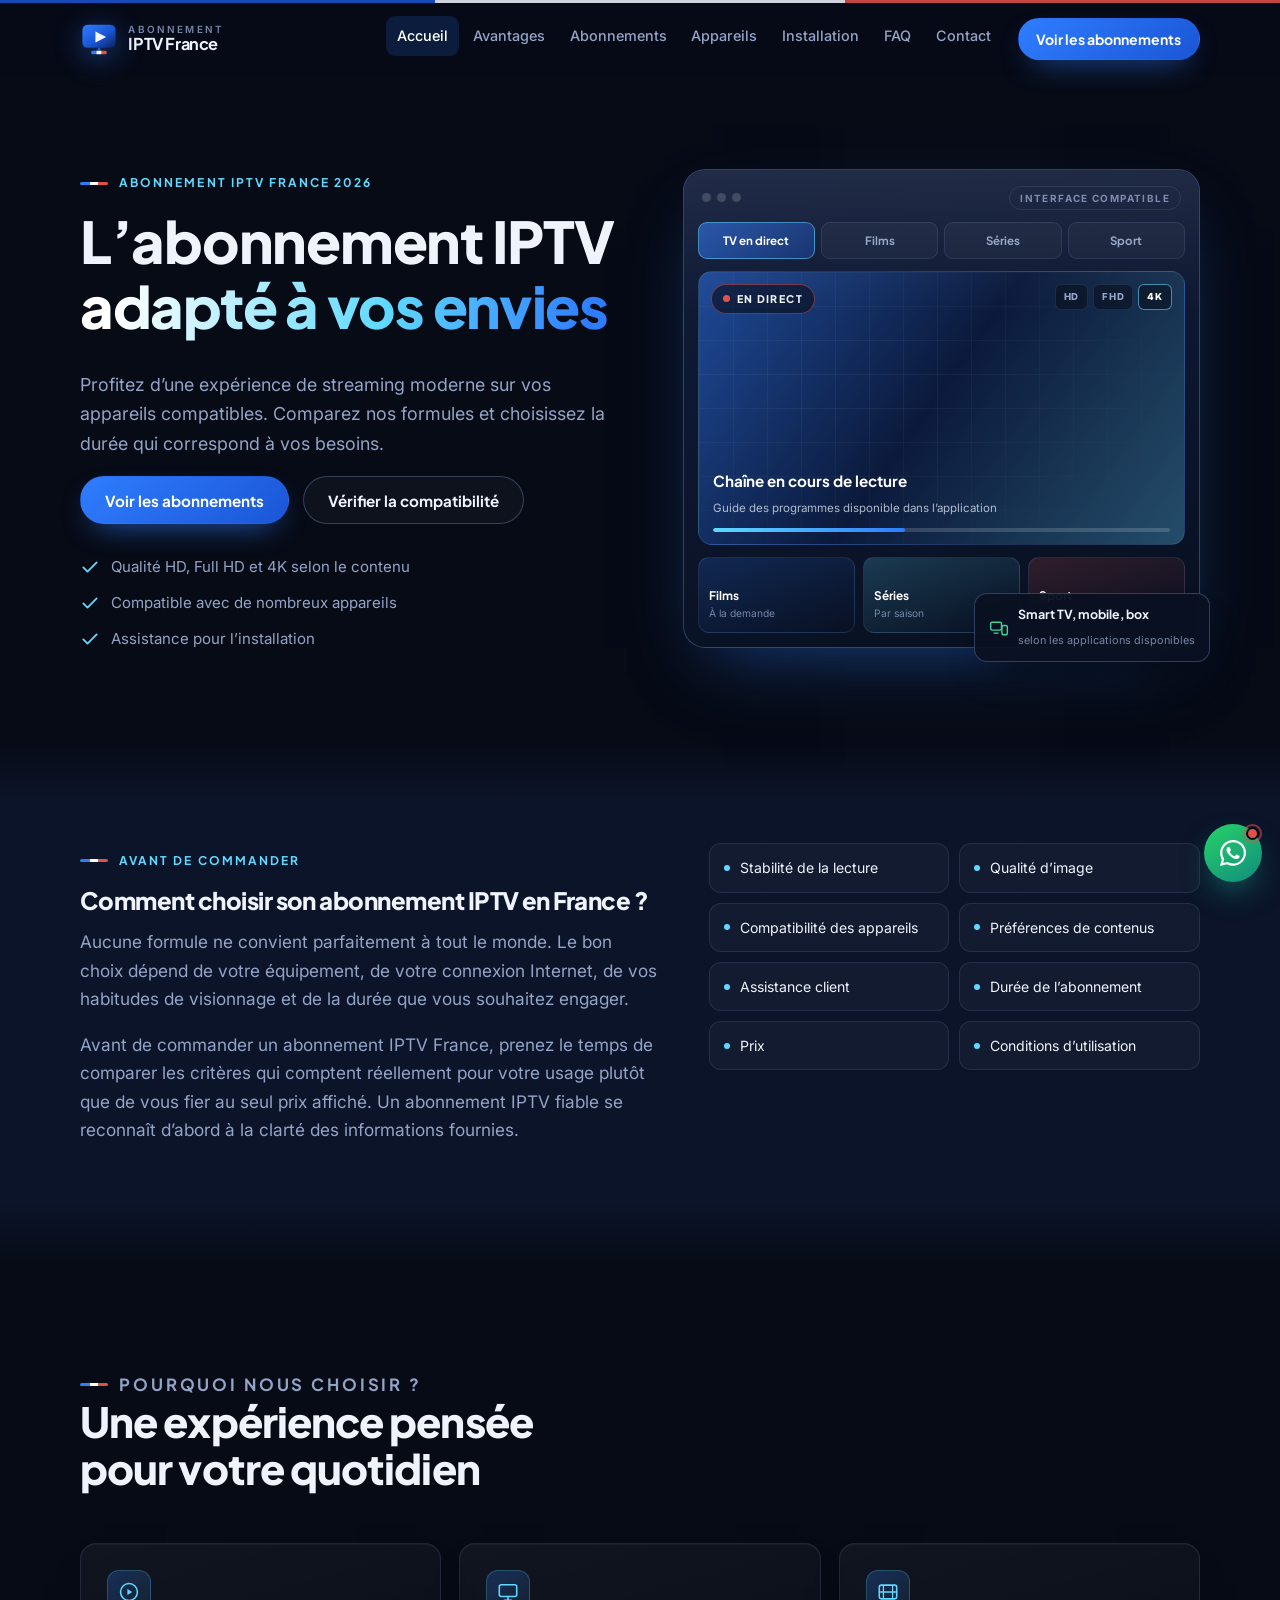
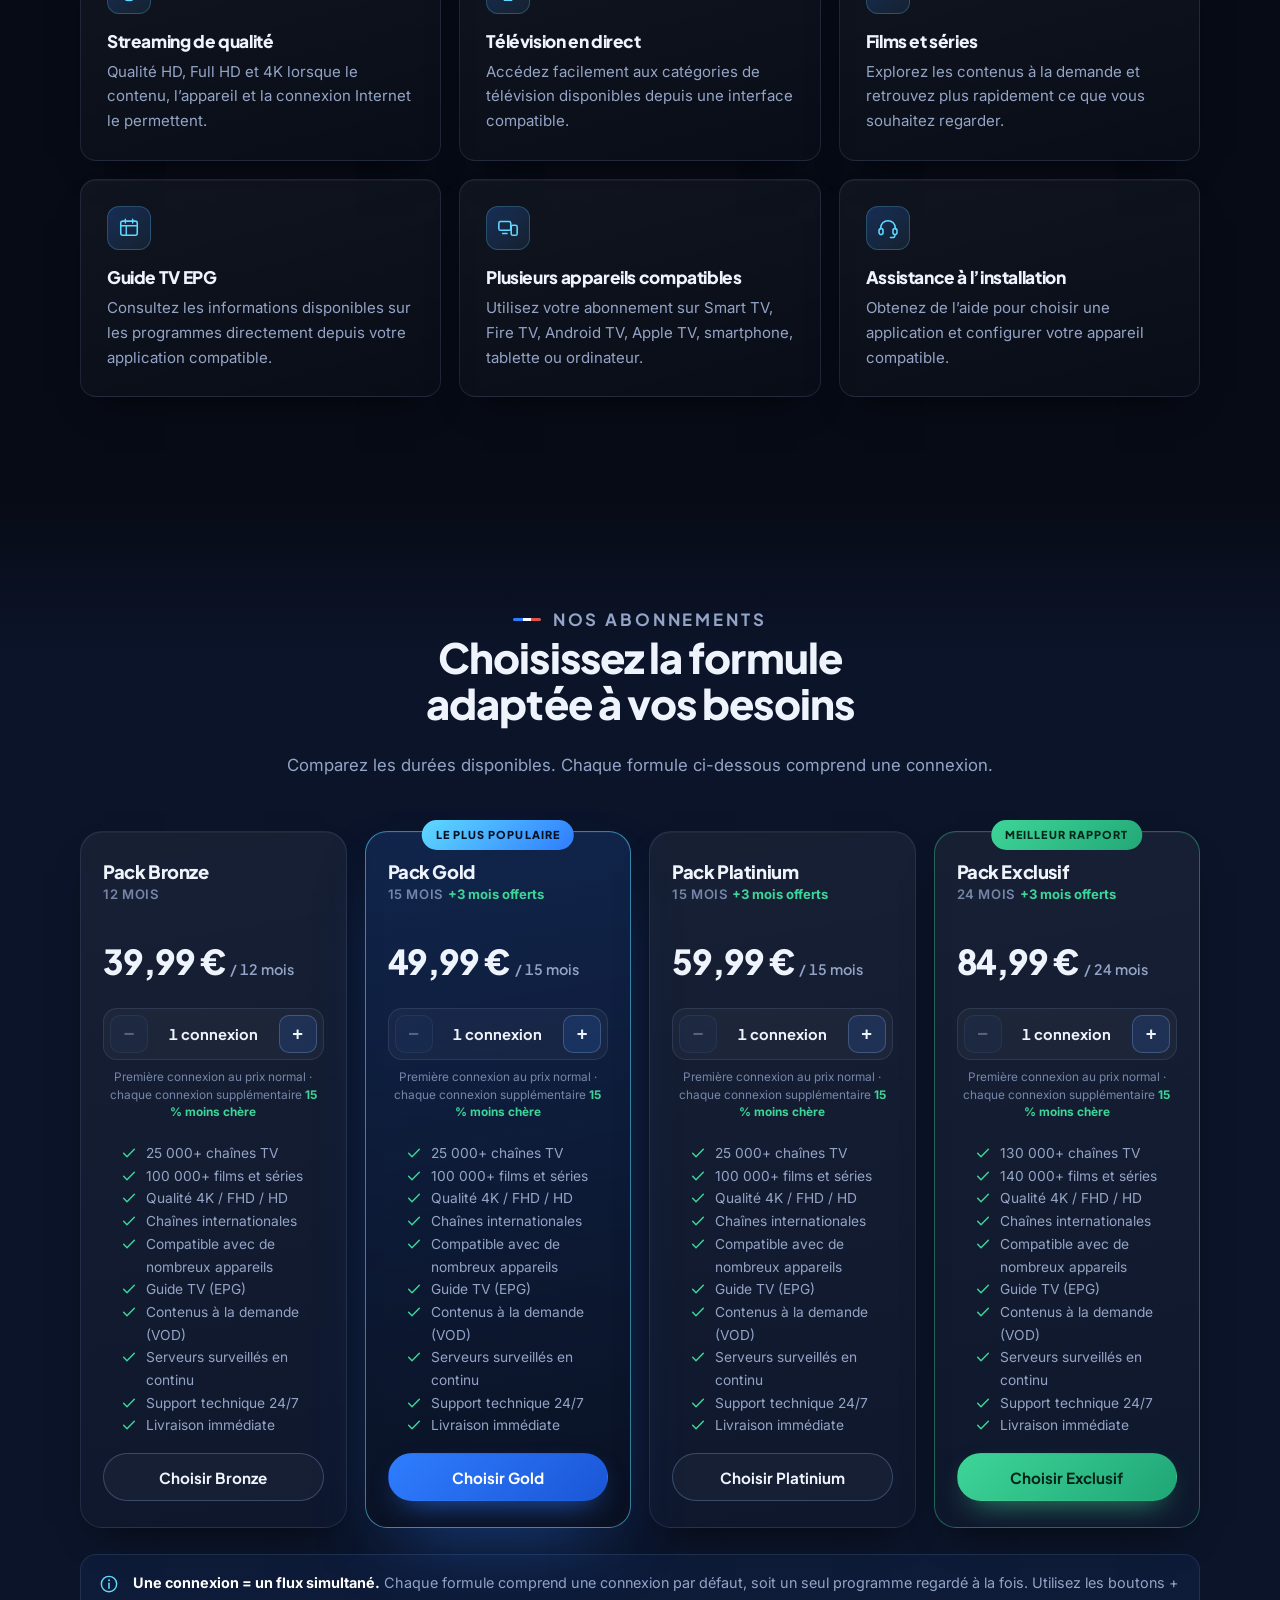
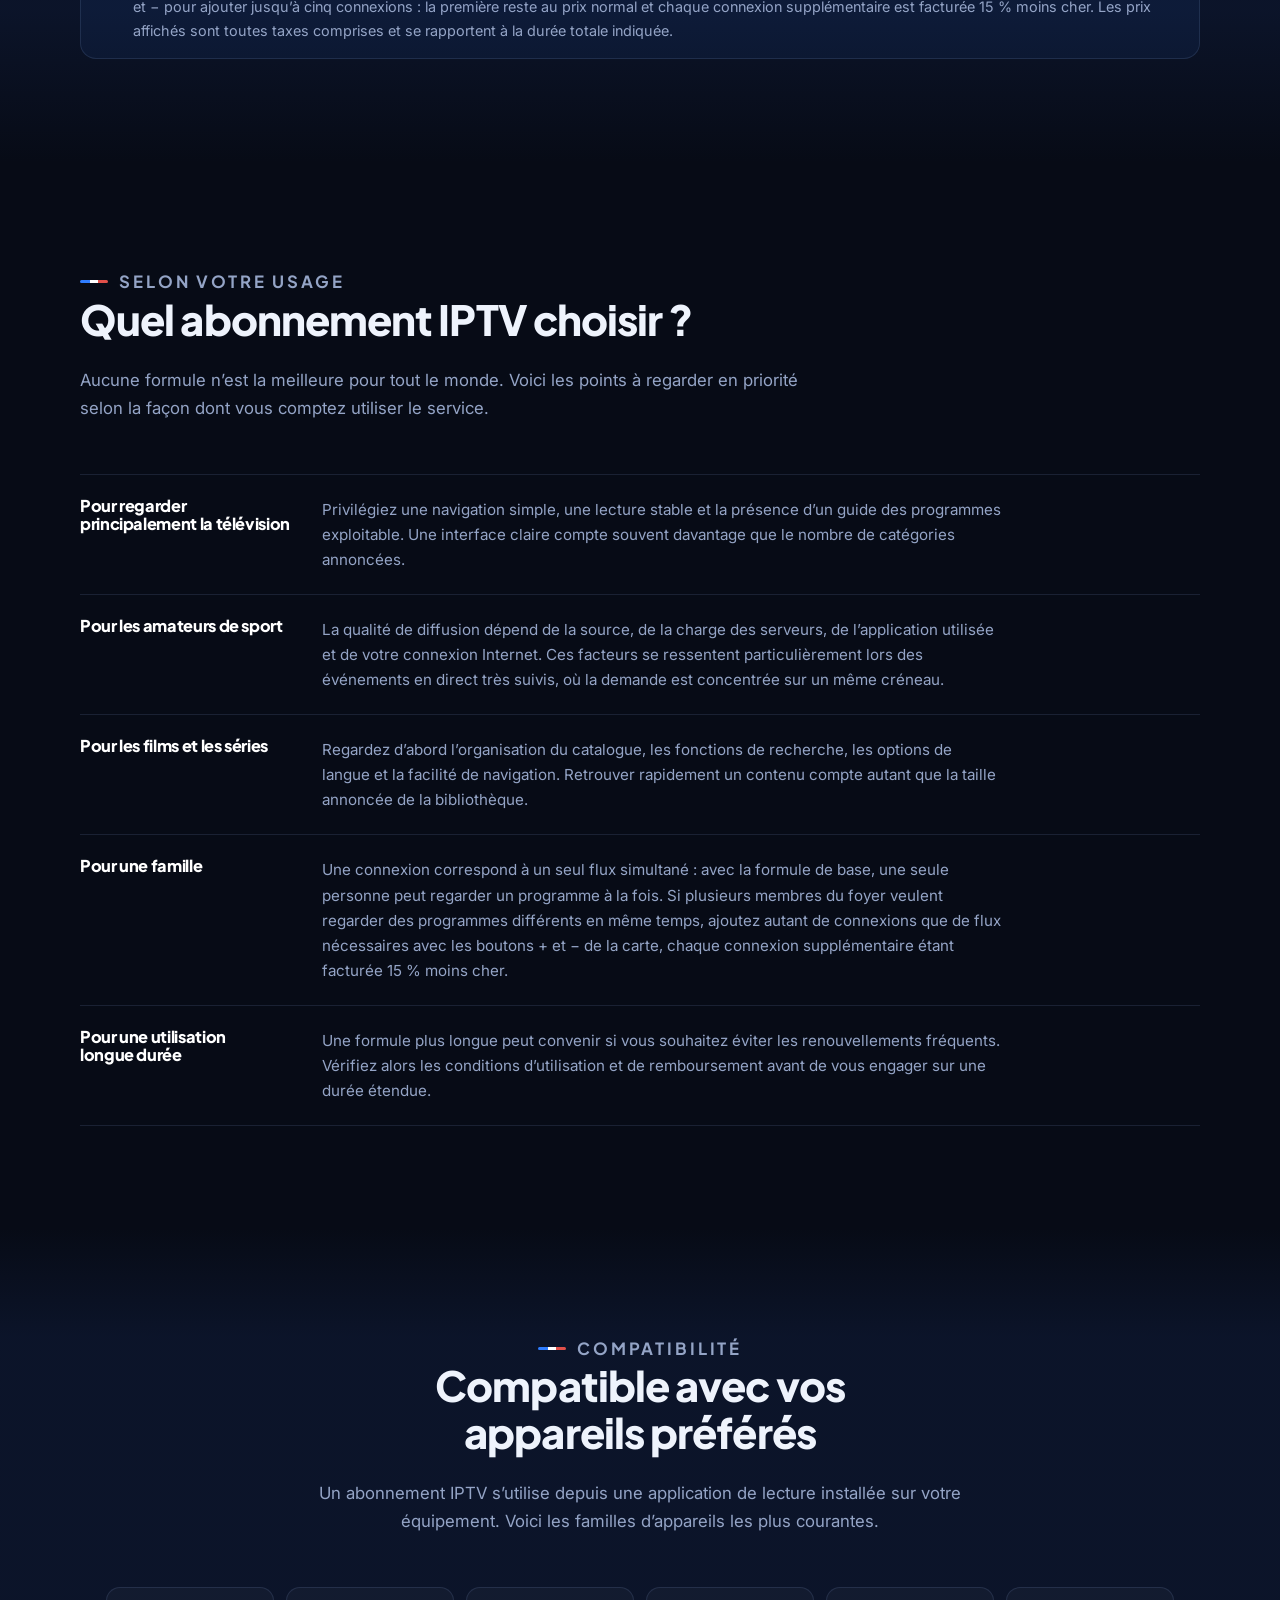
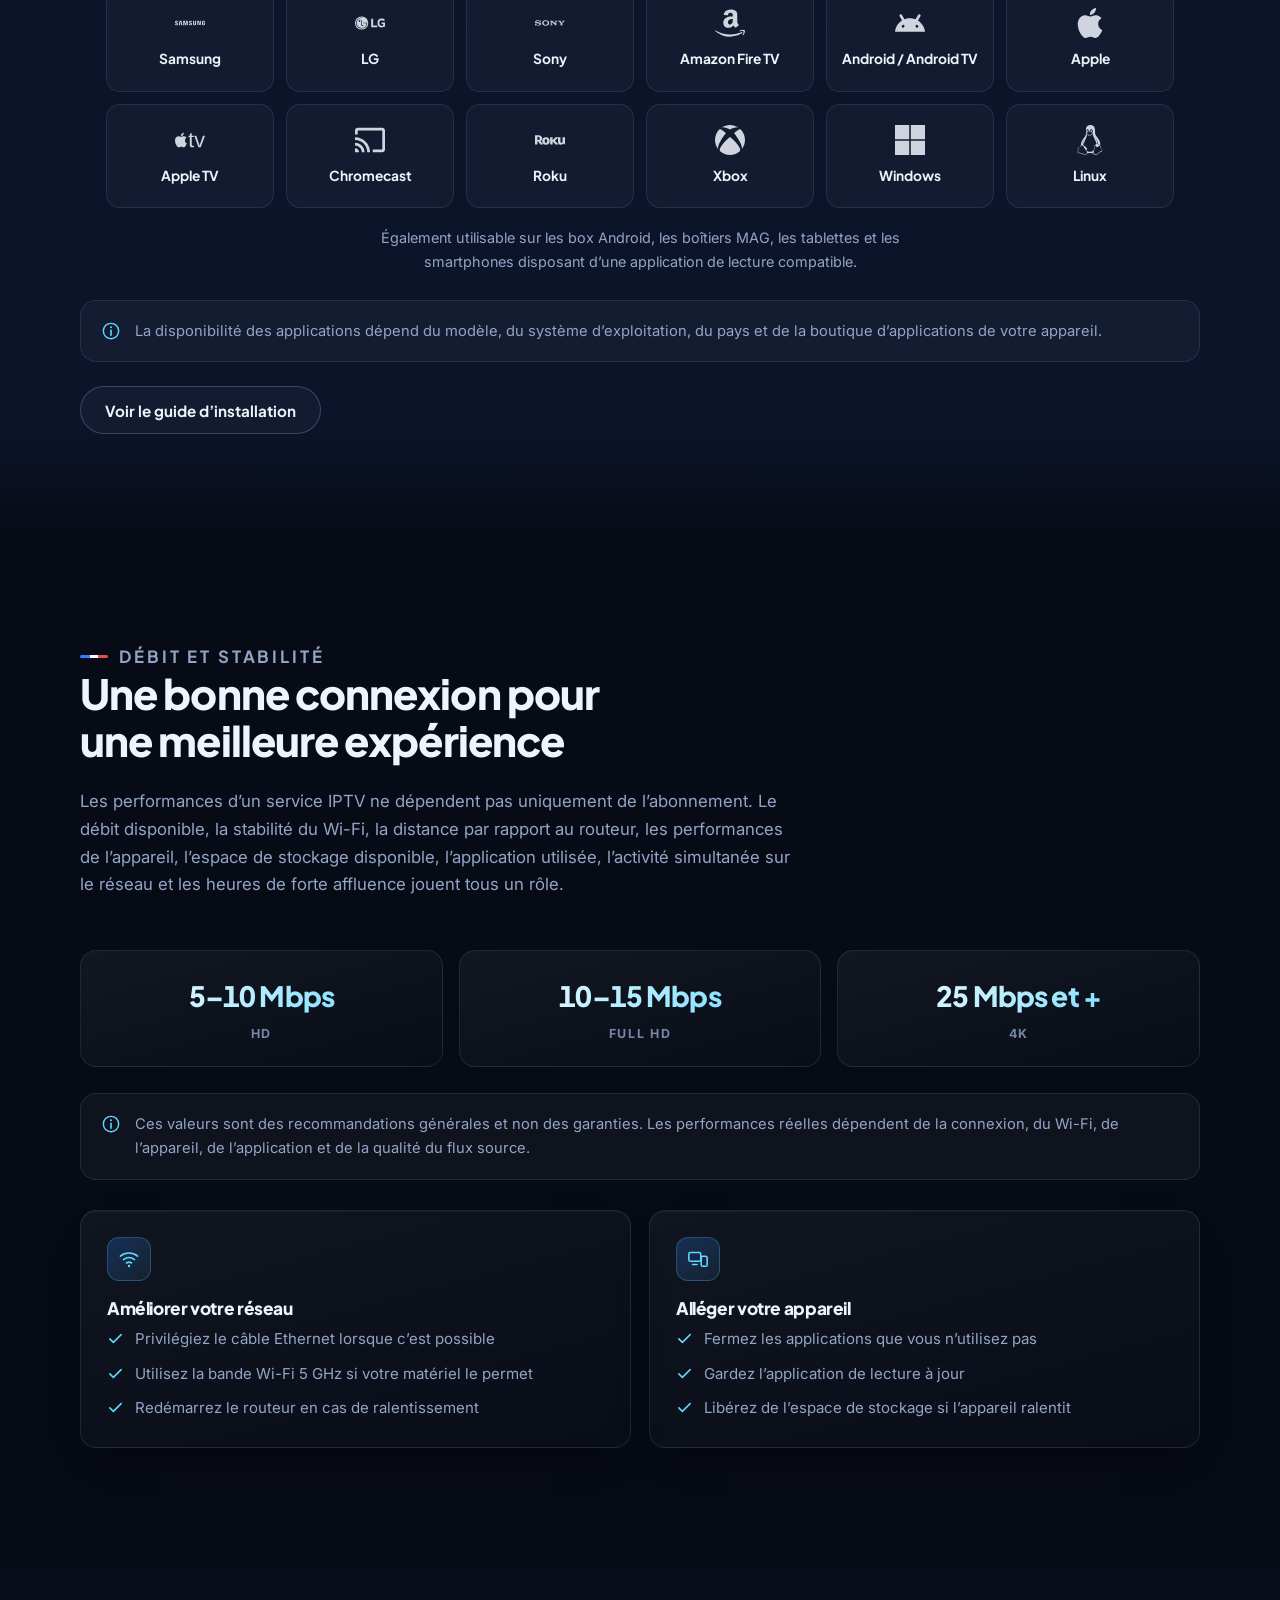
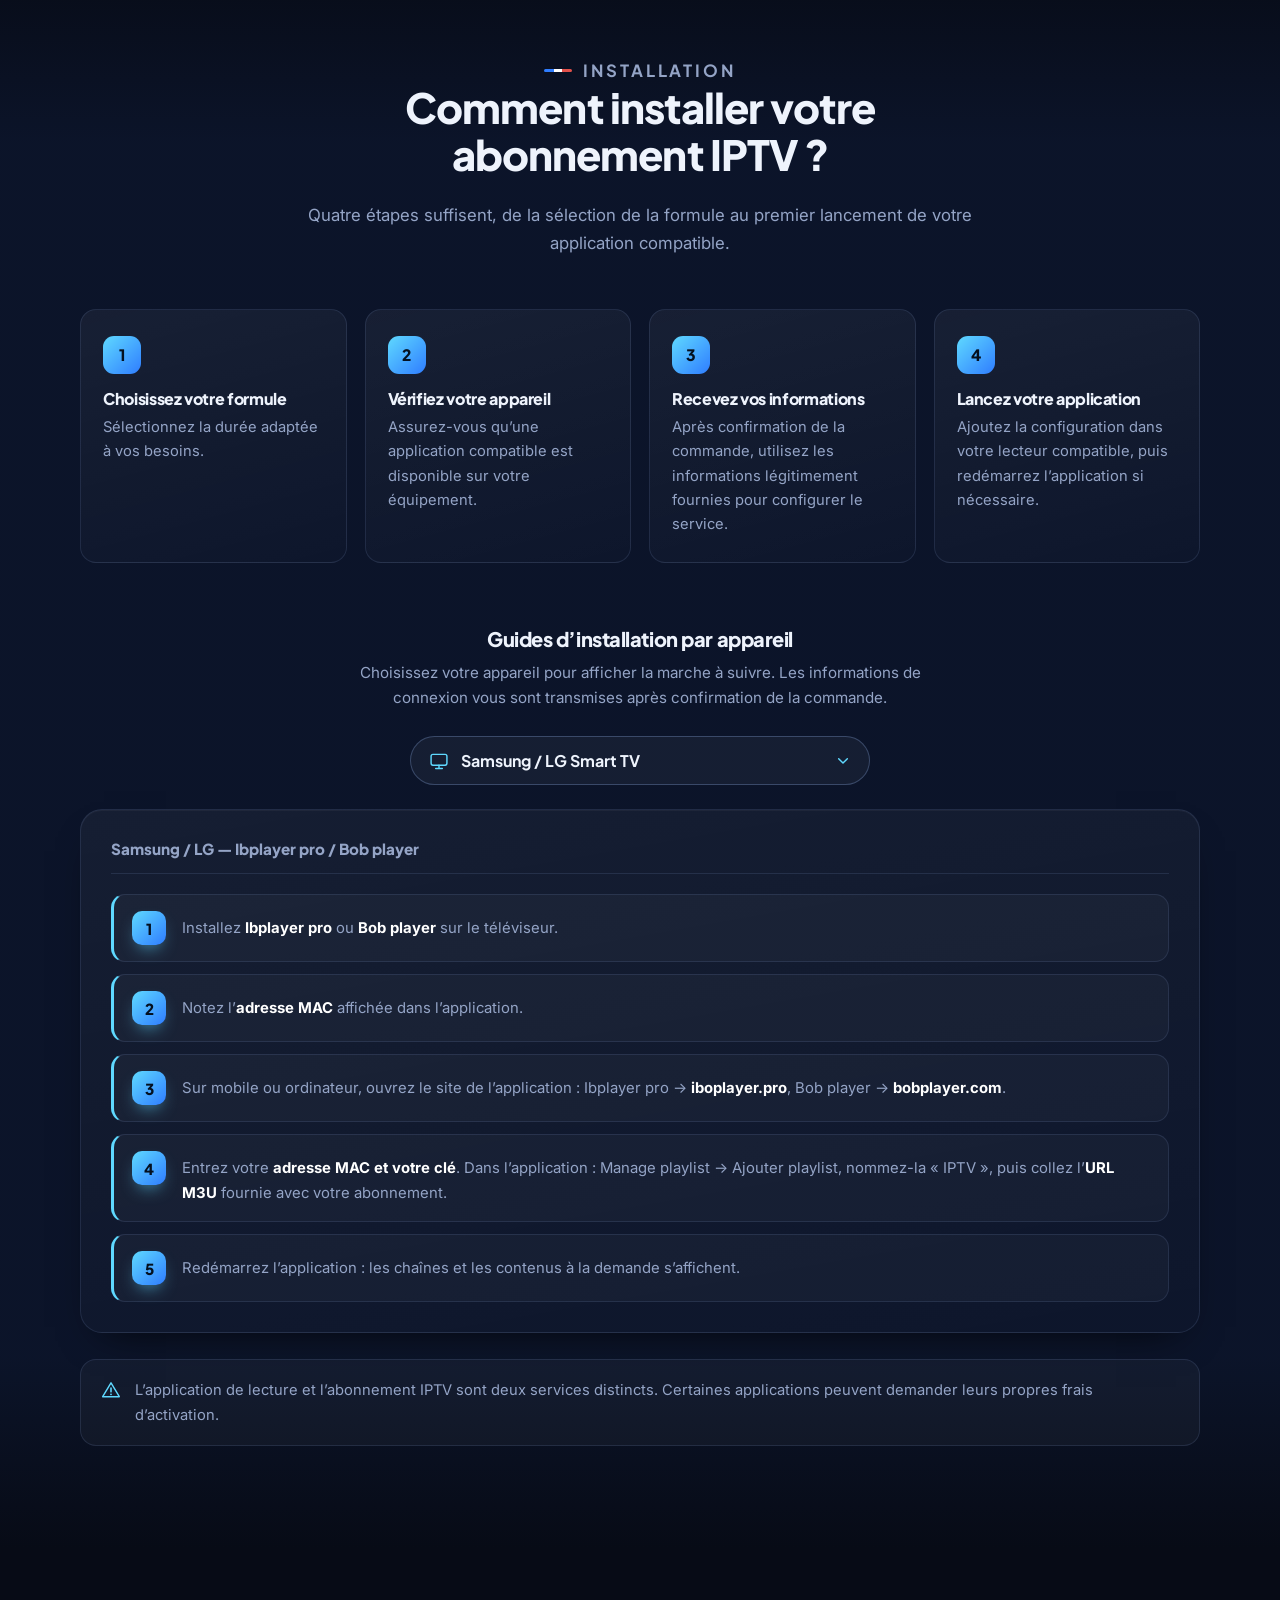
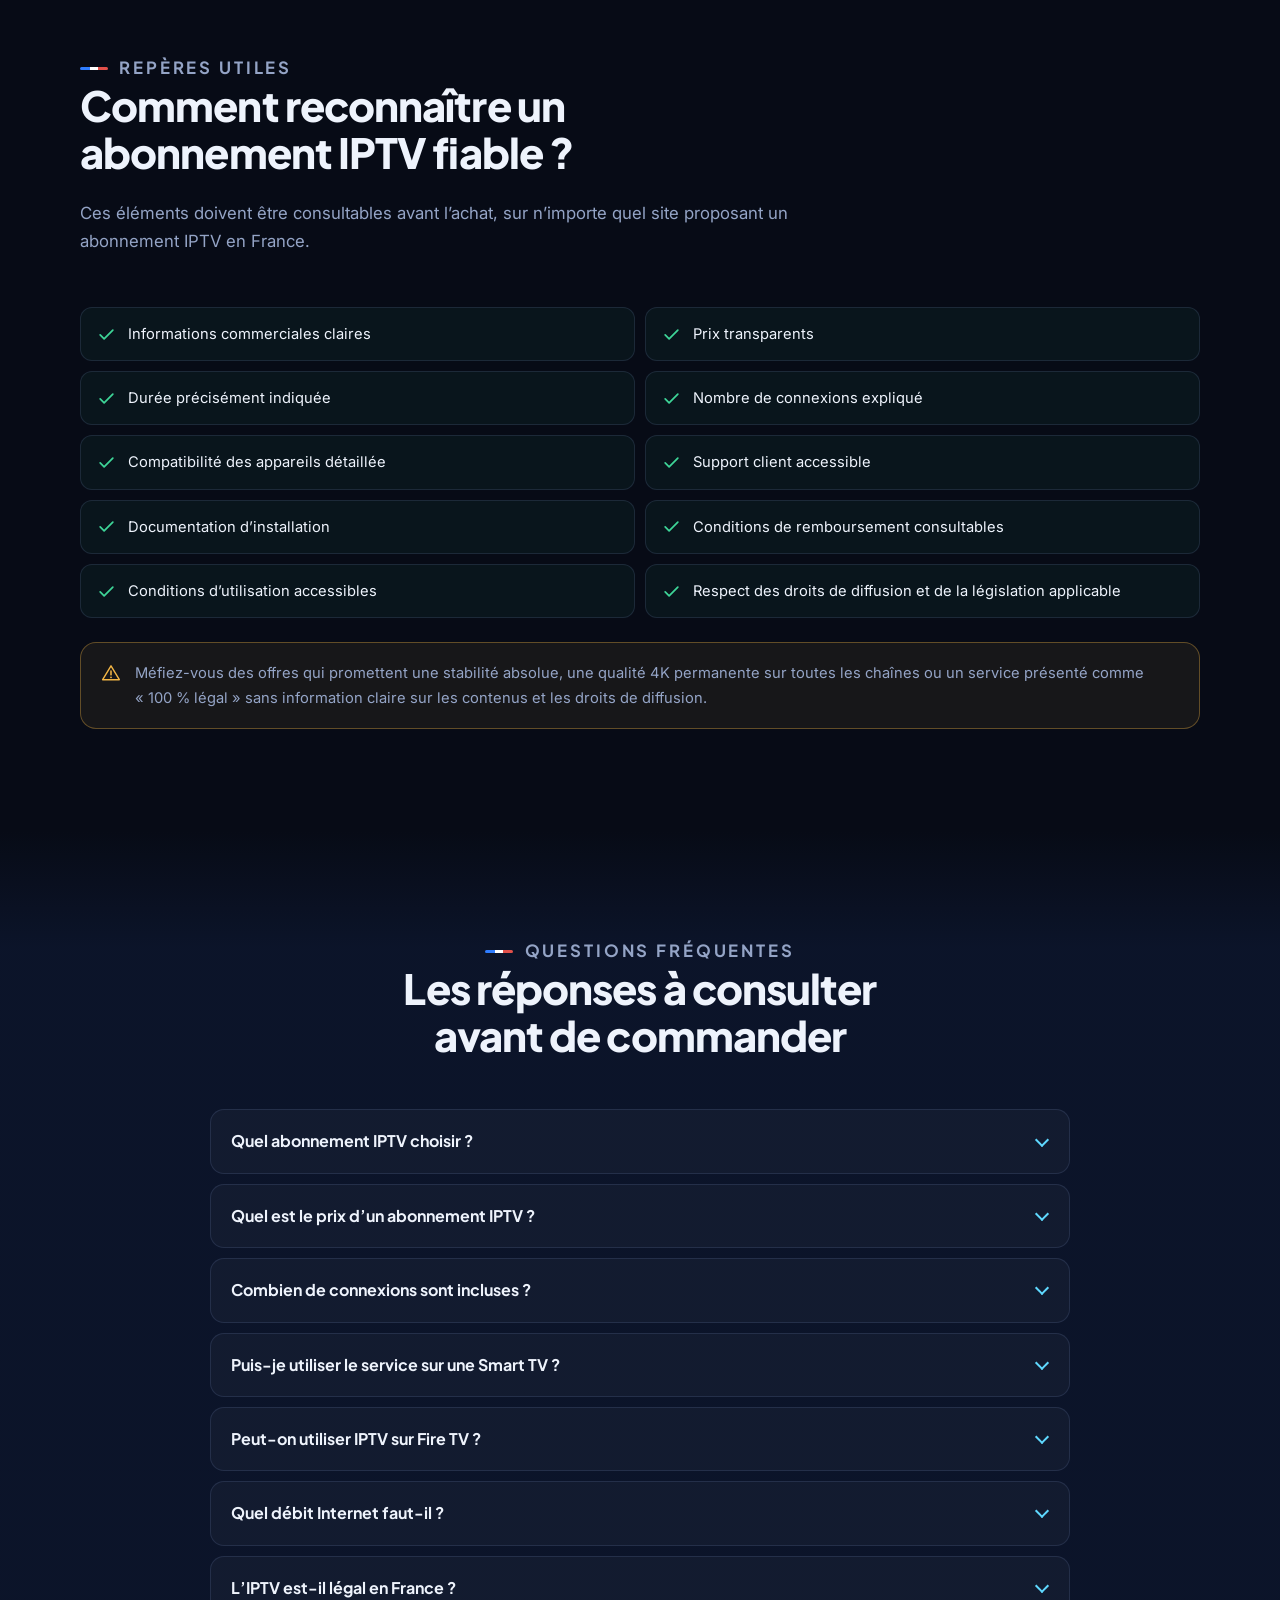
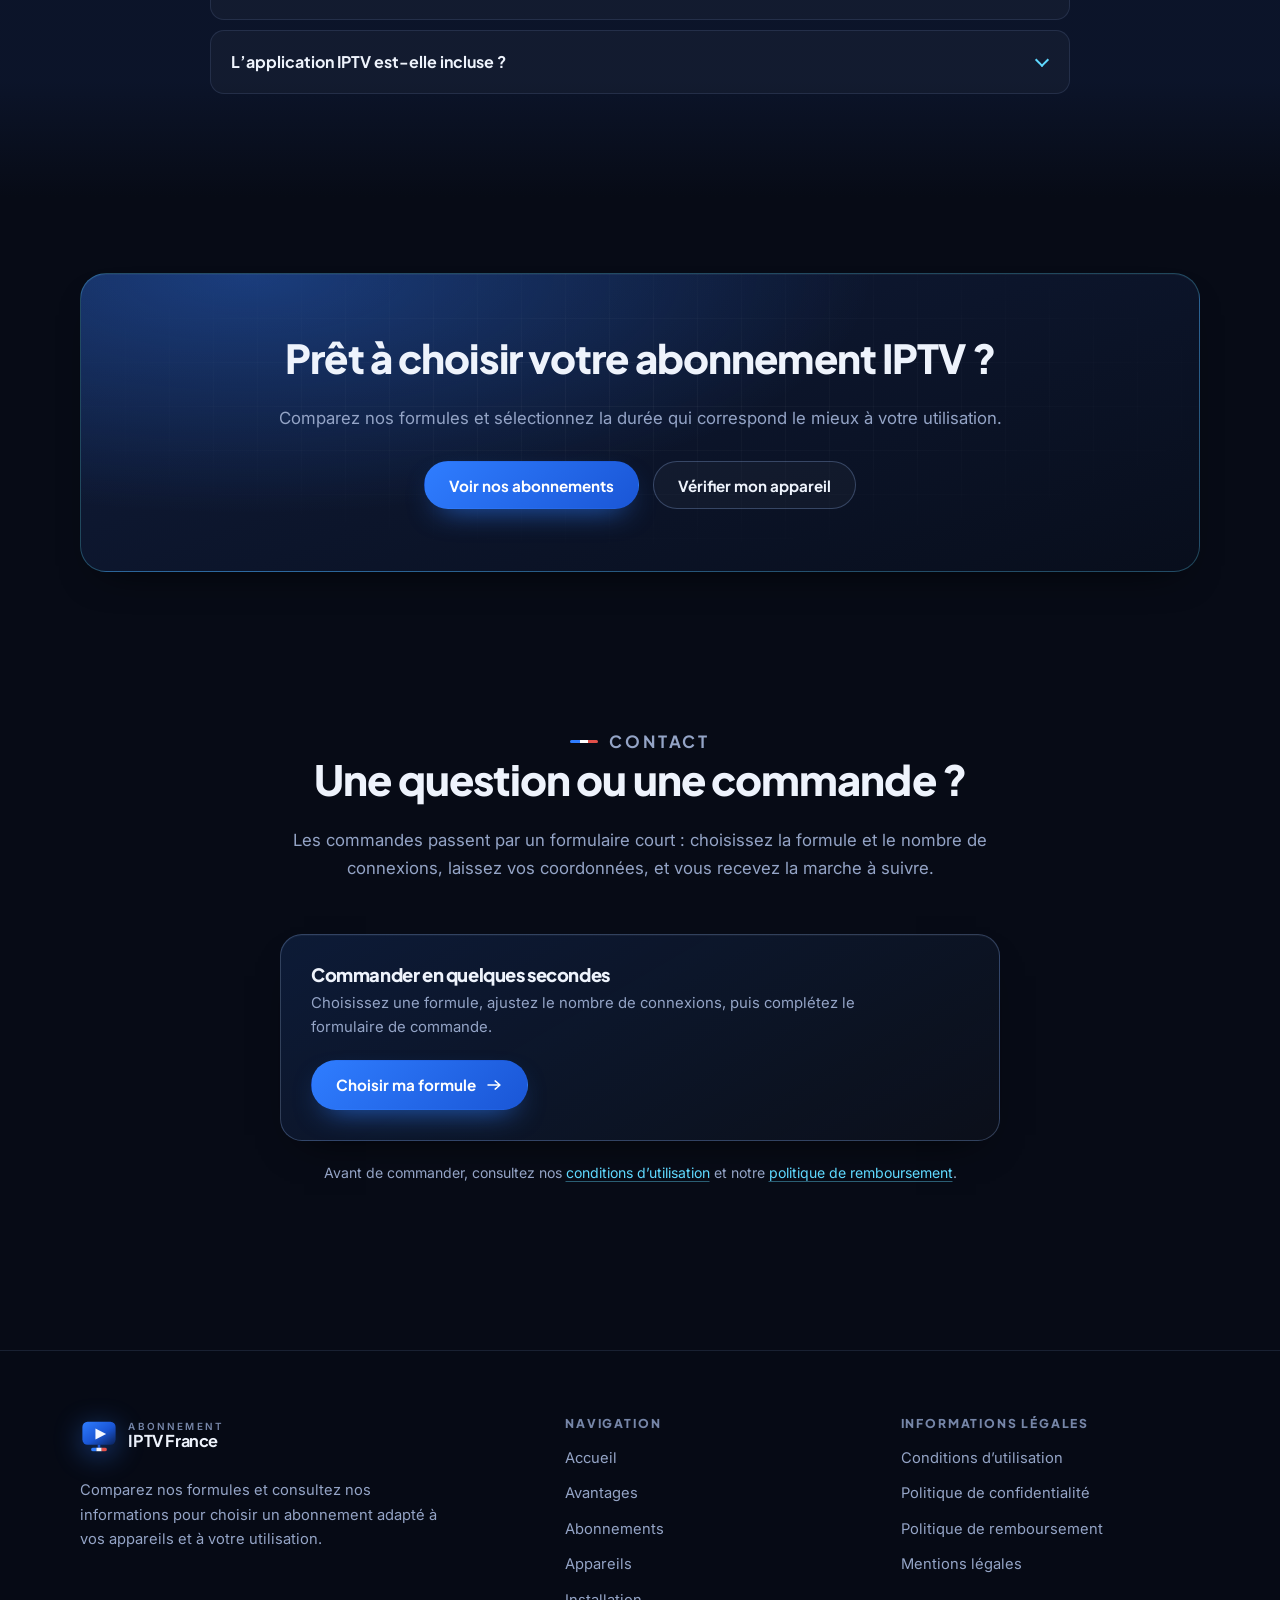
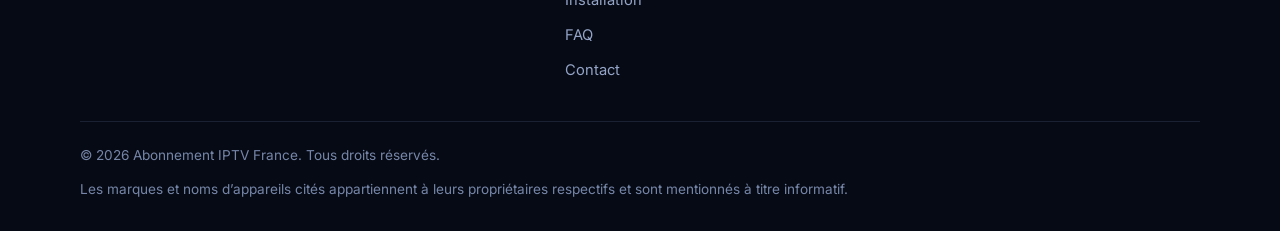
<file: index.html>
<!DOCTYPE html>
<html lang="fr">
<head>
<meta charset="utf-8">
<meta name="viewport" content="width=device-width, initial-scale=1">
<title>Abonnement IPTV France 2026 | Formules et Compatibilité</title>
<meta name="description" content="Comparez nos abonnements IPTV en France : formules de 12 à 24 mois, appareils compatibles, conseils d’installation et informations avant de choisir.">
<link rel="canonical" href="https://abonnement-iptv-france.website/">
<meta name="robots" content="index, follow, max-snippet:-1, max-image-preview:large">
<meta name="theme-color" content="#070b16">
<meta name="author" content="Abonnement IPTV France">

<!-- Open Graph -->
<meta property="og:type" content="website">
<meta property="og:locale" content="fr_FR">
<meta property="og:site_name" content="Abonnement IPTV France">
<meta property="og:url" content="https://abonnement-iptv-france.website/">
<meta property="og:title" content="Abonnement IPTV France 2026 | Formules et Compatibilité">
<meta property="og:description" content="Comparez nos abonnements IPTV en France : formules de 12 à 24 mois, appareils compatibles, conseils d’installation et informations avant de choisir.">
<meta property="og:image" content="https://abonnement-iptv-france.website/assets/img/og-image.png">
<meta property="og:image:width" content="1200">
<meta property="og:image:height" content="630">
<meta property="og:image:alt" content="Abonnement IPTV France — comparez les formules disponibles">

<!-- Twitter / X -->
<meta name="twitter:card" content="summary_large_image">
<meta name="twitter:title" content="Abonnement IPTV France 2026 | Formules et Compatibilité">
<meta name="twitter:description" content="Comparez nos abonnements IPTV en France : formules de 12 à 24 mois, appareils compatibles et conseils d’installation.">
<meta name="twitter:image" content="https://abonnement-iptv-france.website/assets/img/og-image.png">

<link rel="icon" href="/assets/img/favicon.svg" type="image/svg+xml">
<link rel="apple-touch-icon" href="/assets/img/apple-touch-icon.png">
<link rel="manifest" href="/site.webmanifest">

<link rel="preconnect" href="https://fonts.googleapis.com">
<link rel="preconnect" href="https://fonts.gstatic.com" crossorigin>
<link rel="preload" as="style" href="https://fonts.googleapis.com/css2?family=Inter:wght@400;500;600;700&family=Plus+Jakarta+Sans:wght@700;800&display=swap">
<link rel="stylesheet" href="https://fonts.googleapis.com/css2?family=Inter:wght@400;500;600;700&family=Plus+Jakarta+Sans:wght@700;800&display=swap" media="print" onload="this.media='all'">
<noscript><link rel="stylesheet" href="https://fonts.googleapis.com/css2?family=Inter:wght@400;500;600;700&family=Plus+Jakarta+Sans:wght@700;800&display=swap"></noscript>
<link rel="stylesheet" href="/assets/css/style.css">
<script>document.documentElement.classList.add("js");</script>

<script type="application/ld+json">
{
  "@context": "https://schema.org",
  "@graph": [
    {
      "@type": "WebSite",
      "@id": "https://abonnement-iptv-france.website/#website",
      "url": "https://abonnement-iptv-france.website/",
      "name": "Abonnement IPTV France",
      "description": "Comparatif de formules d’abonnement IPTV pour la France : durées, compatibilité des appareils et informations d’installation.",
      "inLanguage": "fr-FR",
      "publisher": { "@id": "https://abonnement-iptv-france.website/#organization" }
    },
    {
      "@type": "Organization",
      "@id": "https://abonnement-iptv-france.website/#organization",
      "name": "Abonnement IPTV France",
      "url": "https://abonnement-iptv-france.website/",
      "logo": "https://abonnement-iptv-france.website/assets/img/logo.png",
      "description": "Présentation et comparaison de formules d’abonnement IPTV destinées au public francophone.",
      "areaServed": { "@type": "Country", "name": "France" }
    },
    {
      "@type": "WebPage",
      "@id": "https://abonnement-iptv-france.website/#webpage",
      "url": "https://abonnement-iptv-france.website/",
      "name": "Abonnement IPTV France 2026 | Formules et Compatibilité",
      "isPartOf": { "@id": "https://abonnement-iptv-france.website/#website" },
      "inLanguage": "fr-FR"
    }
  ]
}
</script>

<script type="application/ld+json">
{
  "@context": "https://schema.org",
  "@type": "FAQPage",
  "mainEntity": [
    {
      "@type": "Question",
      "name": "Quel abonnement IPTV choisir ?",
      "acceptedAnswer": {
        "@type": "Answer",
        "text": "Le choix dépend principalement de la durée souhaitée, de votre budget, de votre appareil et de vos habitudes de visionnage. Vérifiez également le nombre de connexions, la compatibilité et les conditions avant de commander."
      }
    },
    {
      "@type": "Question",
      "name": "Quel est le prix d’un abonnement IPTV ?",
      "acceptedAnswer": {
        "@type": "Answer",
        "text": "Les formules présentées commencent à 39,99 € pour 12 mois. Les autres options proposées sont de 49,99 € pour 15 mois, 59,99 € pour 15 mois et 84,99 € pour 24 mois. Ces tarifs correspondent à une connexion ; chaque connexion supplémentaire est facturée 15 % moins cher."
      }
    },
    {
      "@type": "Question",
      "name": "Combien de connexions sont incluses ?",
      "acceptedAnswer": {
        "@type": "Answer",
        "text": "Chaque formule comprend une connexion par défaut, ce qui correspond à un seul flux utilisé simultanément. Vous pouvez ajouter jusqu’à cinq connexions directement sur la carte de la formule : la première reste au prix normal et chaque connexion supplémentaire est facturée 15 % moins cher."
      }
    },
    {
      "@type": "Question",
      "name": "Puis-je utiliser le service sur une Smart TV ?",
      "acceptedAnswer": {
        "@type": "Answer",
        "text": "La compatibilité dépend de la marque, du modèle, du système d’exploitation et des applications disponibles sur la télévision."
      }
    },
    {
      "@type": "Question",
      "name": "Peut-on utiliser IPTV sur Fire TV ?",
      "acceptedAnswer": {
        "@type": "Answer",
        "text": "Une Fire TV peut utiliser différentes applications compatibles. L’expérience dépend également de la qualité de la connexion Internet et des performances de l’appareil."
      }
    },
    {
      "@type": "Question",
      "name": "Quel débit Internet faut-il ?",
      "acceptedAnswer": {
        "@type": "Answer",
        "text": "Prévoyez généralement 5 à 10 Mbps pour la HD, 10 à 15 Mbps pour la Full HD et environ 25 Mbps ou davantage pour la 4K. Les besoins réels peuvent varier."
      }
    },
    {
      "@type": "Question",
      "name": "L’IPTV est-il légal en France ?",
      "acceptedAnswer": {
        "@type": "Answer",
        "text": "La technologie IPTV est légale. En revanche, la diffusion ou l’utilisation de contenus protégés sans l’autorisation des ayants droit peut être illégale. La légalité dépend du fournisseur, des licences, des contenus proposés et de l’utilisation du service. L’utilisateur doit respecter la législation applicable."
      }
    },
    {
      "@type": "Question",
      "name": "L’application IPTV est-elle incluse ?",
      "acceptedAnswer": {
        "@type": "Answer",
        "text": "L’application et l’abonnement sont généralement distincts. Certaines applications sont gratuites, tandis que d’autres peuvent demander un achat ou des frais d’activation séparés."
      }
    }
  ]
}
</script>
<!-- WA-ORDER --><script src="/wa-order.js?v=9"></script></head>

<body>
<a class="skip-link" href="#contenu">Aller au contenu principal</a>

<!-- Bibliothèque d'icônes originales (tracés dessinés pour ce site) -->
<svg xmlns="http://www.w3.org/2000/svg" style="display:none" aria-hidden="true" focusable="false">
  <defs>
    <g id="i-check"><path d="M4 12.5 9 17.5 20 6.5" fill="none" stroke="currentColor" stroke-width="2.2" stroke-linecap="round" stroke-linejoin="round"/></g>
    <g id="i-tv"><rect x="2.5" y="4" width="19" height="13" rx="2.2" fill="none" stroke="currentColor" stroke-width="1.7"/><path d="M8 21h8M12 17v4" fill="none" stroke="currentColor" stroke-width="1.7" stroke-linecap="round"/></g>
    <g id="i-play"><circle cx="12" cy="12" r="9.2" fill="none" stroke="currentColor" stroke-width="1.7"/><path d="M10.2 8.6 15.6 12l-5.4 3.4z" fill="currentColor"/></g>
    <g id="i-film"><rect x="2.5" y="4.5" width="19" height="15" rx="2.2" fill="none" stroke="currentColor" stroke-width="1.7"/><path d="M7 4.5v15M17 4.5v15M2.5 12h19" fill="none" stroke="currentColor" stroke-width="1.4"/></g>
    <g id="i-stack"><rect x="6" y="3.5" width="12" height="14" rx="2" fill="none" stroke="currentColor" stroke-width="1.7"/><path d="M3.5 7v11a2.5 2.5 0 0 0 2.5 2.5h10" fill="none" stroke="currentColor" stroke-width="1.5" stroke-linecap="round"/></g>
    <g id="i-guide"><rect x="3" y="4.5" width="18" height="15.5" rx="2.2" fill="none" stroke="currentColor" stroke-width="1.7"/><path d="M3 9.5h18M9 9.5V20M8 2.5v4M16 2.5v4" fill="none" stroke="currentColor" stroke-width="1.5" stroke-linecap="round"/></g>
    <g id="i-devices"><rect x="2" y="5" width="13" height="9.5" rx="1.8" fill="none" stroke="currentColor" stroke-width="1.7"/><rect x="15.5" y="9" width="6.5" height="11" rx="1.8" fill="none" stroke="currentColor" stroke-width="1.7"/><path d="M6 18h5" fill="none" stroke="currentColor" stroke-width="1.5" stroke-linecap="round"/></g>
    <g id="i-support"><path d="M4 13v-1a8 8 0 0 1 16 0v1" fill="none" stroke="currentColor" stroke-width="1.7" stroke-linecap="round"/><rect x="2.2" y="12.6" width="4.4" height="6.6" rx="2.2" fill="none" stroke="currentColor" stroke-width="1.7"/><rect x="17.4" y="12.6" width="4.4" height="6.6" rx="2.2" fill="none" stroke="currentColor" stroke-width="1.7"/><path d="M19.6 19.2v.6a2.6 2.6 0 0 1-2.6 2.6h-2.4" fill="none" stroke="currentColor" stroke-width="1.5" stroke-linecap="round"/></g>
    <g id="i-phone"><rect x="6.5" y="2.5" width="11" height="19" rx="2.6" fill="none" stroke="currentColor" stroke-width="1.7"/><path d="M10.5 18.6h3" fill="none" stroke="currentColor" stroke-width="1.7" stroke-linecap="round"/></g>
    <g id="i-tablet"><rect x="4" y="2.5" width="16" height="19" rx="2.4" fill="none" stroke="currentColor" stroke-width="1.7"/><path d="M10.5 18.4h3" fill="none" stroke="currentColor" stroke-width="1.7" stroke-linecap="round"/></g>
    <g id="i-laptop"><rect x="4" y="4.5" width="16" height="11" rx="1.9" fill="none" stroke="currentColor" stroke-width="1.7"/><path d="M2 19h20" fill="none" stroke="currentColor" stroke-width="1.7" stroke-linecap="round"/></g>
    <g id="i-box"><rect x="3" y="7.5" width="18" height="9" rx="2.2" fill="none" stroke="currentColor" stroke-width="1.7"/><circle cx="17.5" cy="12" r="1.2" fill="currentColor"/><path d="M6.5 12h5" fill="none" stroke="currentColor" stroke-width="1.6" stroke-linecap="round"/></g>
    <g id="i-stick"><rect x="2.5" y="9" width="13" height="6" rx="3" fill="none" stroke="currentColor" stroke-width="1.7"/><path d="M15.5 12h6" fill="none" stroke="currentColor" stroke-width="1.7" stroke-linecap="round"/><circle cx="6.2" cy="12" r="1.2" fill="currentColor"/></g>
    <g id="i-info"><circle cx="12" cy="12" r="9.2" fill="none" stroke="currentColor" stroke-width="1.7"/><path d="M12 11v6" fill="none" stroke="currentColor" stroke-width="1.9" stroke-linecap="round"/><circle cx="12" cy="7.6" r="1.2" fill="currentColor"/></g>
    <g id="i-alert"><path d="M12 3.4 22 20H2z" fill="none" stroke="currentColor" stroke-width="1.7" stroke-linejoin="round"/><path d="M12 9.6v4.6" fill="none" stroke="currentColor" stroke-width="1.9" stroke-linecap="round"/><circle cx="12" cy="17.2" r="1.1" fill="currentColor"/></g>
    <g id="i-wifi"><path d="M2.6 8.8a15 15 0 0 1 18.8 0" fill="none" stroke="currentColor" stroke-width="1.8" stroke-linecap="round"/><path d="M6 12.6a10 10 0 0 1 12 0" fill="none" stroke="currentColor" stroke-width="1.8" stroke-linecap="round"/><path d="M9.3 16.3a5 5 0 0 1 5.4 0" fill="none" stroke="currentColor" stroke-width="1.8" stroke-linecap="round"/><circle cx="12" cy="19.6" r="1.3" fill="currentColor"/></g>
    <g id="b-samsung"><path d='M19.8166 10.2808l.0459 2.6934h-.023l-.7793-2.6934h-1.2837v3.3925h.8481l-.0458-2.785h.023l.8366 2.785h1.2264v-3.3925zm-16.149 0l-.6418 3.427h.9284l.4699-3.1175h.0229l.4585 3.1174h.9169l-.6304-3.4269zm5.1805 0l-.424 2.6132h-.023l-.424-2.6132H6.5788l-.0688 3.427h.8596l.023-3.0832h.0114l.573 3.0831h.8711l.5731-3.083h.023l.0228 3.083h.8596l-.0802-3.4269zm-7.2664 2.4527c.0343.0802.0229.1949.0114.2522-.0229.1146-.1031.2292-.3324.2292-.2177 0-.3438-.126-.3438-.3095v-.3323H0v.2636c0 .7679.6074.9971 1.2493.9971.6189 0 1.1346-.2178 1.2149-.7794.0458-.298.0114-.4928 0-.5616-.1605-.722-1.467-.9283-1.5588-1.3295-.0114-.0688-.0114-.1375 0-.1834.023-.1146.1032-.2292.3095-.2292.2063 0 .321.126.321.3095v.2063h.8595v-.2407c0-.745-.6762-.8596-1.1576-.8596-.6074 0-1.1117.2063-1.2034.7564-.023.149-.0344.2866.0114.4585.1376.7106 1.364.9169 1.5358 1.3524m11.152 0c.0343.0803.0228.1834.0114.2522-.023.1146-.1032.2292-.3324.2292-.2178 0-.3438-.126-.3438-.3095v-.3323h-.917v.2636c0 .7564.596.9857 1.2379.9857.6189 0 1.1232-.2063 1.2034-.7794.0459-.298.0115-.4814 0-.5616-.1375-.7106-1.4327-.9284-1.5243-1.318-.0115-.0688-.0115-.1376 0-.1835.0229-.1146.1031-.2292.3094-.2292.1948 0 .321.126.321.3095v.2063h.848v-.2407c0-.745-.6647-.8596-1.146-.8596-.6075 0-1.1004.1948-1.192.7564-.023.149-.023.2866.0114.4585.1376.7106 1.341.9054 1.513 1.3524m2.8882.4585c.2407 0 .3094-.1605.3323-.2522.0115-.0343.0115-.0917.0115-.126v-2.533h.871v2.4642c0 .0688 0 .1948-.0114.2292-.0573.6419-.5616.8482-1.192.8482-.6303 0-1.1346-.2063-1.192-.8482 0-.0344-.0114-.1604-.0114-.2292v-2.4642h.871v2.533c0 .0458 0 .0916.0115.126 0 .0917.0688.2522.3095.2522m7.1518-.0344c.2522 0 .3324-.1605.3553-.2522.0115-.0343.0115-.0917.0115-.126v-.4929h-.3553v-.5043H24v.917c0 .0687 0 .1145-.0115.2292-.0573.6303-.596.8481-1.2034.8481-.6075 0-1.1461-.2178-1.2034-.8481-.0115-.1147-.0115-.1605-.0115-.2293v-1.444c0-.0574.0115-.172.0115-.2293.0802-.6419.596-.8482 1.2034-.8482s1.1347.2063 1.2034.8482c.0115.1031.0115.2292.0115.2292v.1146h-.8596v-.1948s0-.0803-.0115-.1261c-.0114-.0802-.0802-.2521-.3438-.2521-.2521 0-.321.1604-.3438.2521-.0115.0458-.0115.1032-.0115.1605v1.5702c0 .0458 0 .0916.0115.126 0 .0917.0917.2522.3323.2522'/></g>
    <g id="b-lg"><path d='M14.522 14.078h3.27v1.33h-4.847v-6.83h1.577v5.5zm6.74-1.274h1.284v1.195c-.236.09-.698.18-1.137.18-1.42 0-1.893-.721-1.893-2.186 0-1.398.45-2.221 1.869-2.221.791 0 1.24.248 1.612.722l.982-.903c-.6-.855-1.646-1.114-2.629-1.114-2.208 0-3.368 1.205-3.368 3.504 0 2.288 1.047 3.528 3.358 3.528 1.06 0 2.096-.27 2.66-.665V11.53h-2.739v1.274zM5.291 6.709a5.29 5.29 0 1 1 0 10.582 5.291 5.291 0 1 1 0-10.582m3.16 8.457a4.445 4.445 0 0 0 1.31-3.161v-.242l-.22.001H6.596v.494h2.662l-.001.015a3.985 3.985 0 0 1-3.965 3.708 3.95 3.95 0 0 1-2.811-1.165 3.952 3.952 0 0 1-1.164-2.811c0-1.061.414-2.059 1.164-2.81a3.951 3.951 0 0 1 2.81-1.164l.252.003v-.495l-.251-.003a4.475 4.475 0 0 0-4.47 4.469c0 1.194.465 2.316 1.309 3.161a4.444 4.444 0 0 0 3.16 1.31 4.444 4.444 0 0 0 3.162-1.31m-2.91-1.297V9.644H5.04v4.72h1.556v-.495H5.543zm-1.265-3.552a.676.676 0 1 0-.675.674.676.676 0 0 0 .675-.674'/></g>
    <g id="b-sony"><path d='M8.5505 9.8881c.921 0 1.6574.2303 2.2209.7423.3848.3485.5999.8454.5939 1.3665a1.9081 1.9081 0 0 1-.5939 1.3726c-.5272.4848-1.3483.7423-2.221.7423-.8725 0-1.6785-.2575-2.2148-.7423-.3908-.3485-.609-.8484-.603-1.3726 0-.518.2182-1.015.603-1.3665.5-.4545 1.3847-.7423 2.2149-.7423zm.003 3.6692c.4606 0 .8878-.1606 1.1878-.4575.2999-.2999.4332-.6605.4332-1.1029 0-.4242-.1484-.821-.4333-1.1029-.2938-.2908-.7332-.4545-1.1877-.4545s-.8938.1637-1.1907.4545c-.2848.2818-.4333.6787-.4333 1.103-.006.409.1485.806.4333 1.1029.2969.2939.7332.4575 1.1907.4575zm-4.8418-1.9665c.1605.0424.315.094.4666.1636a1.352 1.352 0 0 1 .3787.2576c.197.206.309.4817.306.7665a.9643.9643 0 0 1-.3787.7788 2.0662 2.0662 0 0 1-.709.3485 3.7231 3.7231 0 0 1-1.1938.1697c-.352 0-.5467-.0406-.8138-.0962l-.077-.016c-.294-.0666-.5817-.1575-.8575-.2787a.0695.0695 0 0 0-.0424-.0121c-.0454 0-.0818.0394-.0818.0848v.203H.1212v-1.4786h.5242a.7559.7559 0 0 0 .1363.418c.2121.2607.4394.3607.6575.4395.3666.1212.7514.1848 1.1362.1969.5526 0 .8756-.134.9455-.163l.009-.0037.0062-.0023c.0616-.0226.3119-.1143.3119-.3916 0-.2743-.2338-.334-.387-.373l-.022-.0058c-.1708-.046-.562-.0872-.9897-.1323l-.1526-.016c-.4848-.0515-.9696-.1273-1.1968-.1758-.4977-.1097-.6942-.2917-.816-.4045l-.0082-.0076A1.0192 1.0192 0 0 1 0 11.1608c0-.497.3394-.797.7575-.9817.4454-.2.9756-.288 1.4392-.288.8211.0031 1.4877.2697 1.727.394.097.0515.1455-.0121.1455-.0606v-.1484h.5272v1.2876h-.4727a.9056.9056 0 0 0-.2939-.4909 1.289 1.289 0 0 0-.297-.1787c-.3968-.1667-.821-.2515-1.2513-.2455-.4423 0-.8665.085-1.0786.2153-.1333.0818-.2.1848-.2.306 0 .1727.1454.2424.2182.2636.1967.0597.6328.103.972.1369.0736.0073.1426.0142.2036.0206.3272.0334 1.012.1243 1.315.2zm18.1673-.9966v-.4787H24v.4696h-.4757c-.1727 0-.2424.0334-.3727.1788l-1.4271 1.63a.098.098 0 0 0-.0182.0698v.7423a1.106 1.106 0 0 0 .0121.103.1496.1496 0 0 0 .1.0909.9368.9368 0 0 0 .1303.009h.4848v.4698h-2.5724v-.4697h.4606a.9343.9343 0 0 0 .1302-.0091.1627.1627 0 0 0 .1031-.091.5626.5626 0 0 0 .009-.1v-.7422c0-.0242 0-.0242-.0333-.0636a606.7592 606.7592 0 0 0-1.4119-1.6028c-.0758-.0788-.2061-.2061-.406-.2061h-.4576v-.4696h2.5876v.4696h-.3121c-.0697 0-.1182.0697-.0576.1455 0 0 .8696 1.0392.8787 1.0513.0091.0122.0152.0122.0273.003.0121-.009.8938-1.0453.8999-1.0543a.0912.0912 0 0 0-.0182-.1273.1095.1095 0 0 0-.0606-.0182zm-6.284-.0031h.4848c.2212 0 .2606.0848.2636.2909l.0273 1.5664-2.5815-2.324H11.944v.4697h.412c.297 0 .3182.1636.3182.309v2.2138c.0004.1285.0009.295-.1818.295h-.506v.4667h2.1634v-.4697h-.5273c-.212 0-.2211-.097-.2242-.303v-1.8816l2.9724 2.6511h.7575l-.0394-2.9966c.003-.218.0182-.2908.2424-.2908h.4726v-.4697H15.595Z'/></g>
    <g id="b-amazon"><path d='M.045 18.02c.072-.116.187-.124.348-.022 3.636 2.11 7.594 3.166 11.87 3.166 2.852 0 5.668-.533 8.447-1.595l.315-.14c.138-.06.234-.1.293-.13.226-.088.39-.046.525.13.12.174.09.336-.12.48-.256.19-.6.41-1.006.654-1.244.743-2.64 1.316-4.185 1.726a17.617 17.617 0 01-10.951-.577 17.88 17.88 0 01-5.43-3.35c-.1-.074-.151-.15-.151-.22 0-.047.021-.09.051-.13zm6.565-6.218c0-1.005.247-1.863.743-2.577.495-.71 1.17-1.25 2.04-1.615.796-.335 1.756-.575 2.912-.72.39-.046 1.033-.103 1.92-.174v-.37c0-.93-.105-1.558-.3-1.875-.302-.43-.78-.65-1.44-.65h-.182c-.48.046-.896.196-1.246.46-.35.27-.575.63-.675 1.096-.06.3-.206.465-.435.51l-2.52-.315c-.248-.06-.372-.18-.372-.39 0-.046.007-.09.022-.15.247-1.29.855-2.25 1.82-2.88.976-.616 2.1-.975 3.39-1.05h.54c1.65 0 2.957.434 3.888 1.29.135.15.27.3.405.48.12.165.224.314.283.45.075.134.15.33.195.57.06.254.105.42.135.51.03.104.062.3.076.615.01.313.02.493.02.553v5.28c0 .376.06.72.165 1.036.105.313.21.54.315.674l.51.674c.09.136.136.256.136.36 0 .12-.06.226-.18.314-1.2 1.05-1.86 1.62-1.963 1.71-.165.135-.375.15-.63.045a6.062 6.062 0 01-.526-.496l-.31-.347a9.391 9.391 0 01-.317-.42l-.3-.435c-.81.886-1.603 1.44-2.4 1.665-.494.15-1.093.227-1.83.227-1.11 0-2.04-.343-2.76-1.034-.72-.69-1.08-1.665-1.08-2.94l-.05-.076zm3.753-.438c0 .566.14 1.02.425 1.364.285.34.675.512 1.155.512.045 0 .106-.007.195-.02.09-.016.134-.023.166-.023.614-.16 1.08-.553 1.424-1.178.165-.28.285-.58.36-.91.09-.32.12-.59.135-.8.015-.195.015-.54.015-1.005v-.54c-.84 0-1.484.06-1.92.18-1.275.36-1.92 1.17-1.92 2.43l-.035-.02zm9.162 7.027c.03-.06.075-.11.132-.17.362-.243.714-.41 1.05-.5a8.094 8.094 0 011.612-.24c.14-.012.28 0 .41.03.65.06 1.05.168 1.172.33.063.09.099.228.099.39v.15c0 .51-.149 1.11-.424 1.8-.278.69-.664 1.248-1.156 1.68-.073.06-.14.09-.197.09-.03 0-.06 0-.09-.012-.09-.044-.107-.12-.064-.24.54-1.26.806-2.143.806-2.64 0-.15-.03-.27-.087-.344-.145-.166-.55-.257-1.224-.257-.243 0-.533.016-.87.046-.363.045-.7.09-1 .135-.09 0-.148-.014-.18-.044-.03-.03-.036-.047-.02-.077 0-.017.006-.03.02-.063v-.06z'/></g>
    <g id="b-android"><path d='M18.4395 5.5586c-.675 1.1664-1.352 2.3318-2.0274 3.498-.0366-.0155-.0742-.0286-.1113-.043-1.8249-.6957-3.484-.8-4.42-.787-1.8551.0185-3.3544.4643-4.2597.8203-.084-.1494-1.7526-3.021-2.0215-3.4864a1.1451 1.1451 0 0 0-.1406-.1914c-.3312-.364-.9054-.4859-1.379-.203-.475.282-.7136.9361-.3886 1.5019 1.9466 3.3696-.0966-.2158 1.9473 3.3593.0172.031-.4946.2642-1.3926 1.0177C2.8987 12.176.452 14.772 0 18.9902h24c-.119-1.1108-.3686-2.099-.7461-3.0683-.7438-1.9118-1.8435-3.2928-2.7402-4.1836a12.1048 12.1048 0 0 0-2.1309-1.6875c.6594-1.122 1.312-2.2559 1.9649-3.3848.2077-.3615.1886-.7956-.0079-1.1191a1.1001 1.1001 0 0 0-.8515-.5332c-.5225-.0536-.9392.3128-1.0488.5449zm-.0391 8.461c.3944.5926.324 1.3306-.1563 1.6503-.4799.3197-1.188.0985-1.582-.4941-.3944-.5927-.324-1.3307.1563-1.6504.4727-.315 1.1812-.1086 1.582.4941zM7.207 13.5273c.4803.3197.5506 1.0577.1563 1.6504-.394.5926-1.1038.8138-1.584.4941-.48-.3197-.5503-1.0577-.1563-1.6504.4008-.6021 1.1087-.8106 1.584-.4941z'/></g>
    <g id="b-apple"><path d='M12.152 6.896c-.948 0-2.415-1.078-3.96-1.04-2.04.027-3.91 1.183-4.961 3.014-2.117 3.675-.546 9.103 1.519 12.09 1.013 1.454 2.208 3.09 3.792 3.039 1.52-.065 2.09-.987 3.935-.987 1.831 0 2.35.987 3.96.948 1.637-.026 2.676-1.48 3.676-2.948 1.156-1.688 1.636-3.325 1.662-3.415-.039-.013-3.182-1.221-3.22-4.857-.026-3.04 2.48-4.494 2.597-4.559-1.429-2.09-3.623-2.324-4.39-2.376-2-.156-3.675 1.09-4.61 1.09zM15.53 3.83c.843-1.012 1.4-2.427 1.245-3.83-1.207.052-2.662.805-3.532 1.818-.78.896-1.454 2.338-1.273 3.714 1.338.104 2.715-.688 3.559-1.701'/></g>
    <g id="b-appletv"><path d='M20.57 17.735h-1.815l-3.34-9.203h1.633l2.02 5.987c.075.231.273.9.586 2.012l.297-.997.33-1.006 2.094-6.004H24zm-5.344-.066a5.76 5.76 0 0 1-1.55.207c-1.23 0-1.84-.693-1.84-2.087V9.646h-1.063V8.532h1.121V7.081l1.476-.602v2.062h1.707v1.113H13.38v5.805c0 .446.074.75.214.932.14.182.396.264.75.264.207 0 .495-.041.883-.115zm-7.29-5.343c.017 1.764 1.55 2.358 1.567 2.366-.017.042-.248.842-.808 1.658-.487.71-.99 1.418-1.79 1.435-.783.016-1.03-.462-1.93-.462-.89 0-1.17.445-1.913.478-.758.025-1.344-.775-1.838-1.484-.998-1.451-1.765-4.098-.734-5.88.51-.89 1.426-1.451 2.416-1.46.75-.016 1.468.512 1.93.512.461 0 1.327-.627 2.234-.536.38.016 1.452.157 2.136 1.154-.058.033-1.278.743-1.27 2.219M6.468 7.988c.404-.495.685-1.18.61-1.864-.585.025-1.294.388-1.723.883-.38.437-.71 1.138-.619 1.806.652.05 1.328-.338 1.732-.825Z'/></g>
    <g id="b-chromecast"><path d='M0 18.5455v3.2727h3.2727c0-1.811-1.4618-3.2727-3.2727-3.2727zm0-4.3637v2.1818c3.011 0 5.4545 2.4437 5.4545 5.4546h2.1819c0-4.2218-3.4146-7.6364-7.6364-7.6364zm0-4.3636V12c5.4218 0 9.8182 4.3964 9.8182 9.8182H12c0-6.6327-5.3782-12-12-12zm21.8182-7.6364H2.1818C.9818 2.1818 0 3.1636 0 4.3636v3.2728h2.1818V4.3636h19.6364v15.2728h-7.6364v2.1818h7.6364c1.2 0 2.1818-.9818 2.1818-2.1818V4.3636c0-1.2-.9818-2.1818-2.1818-2.1818Z'/></g>
    <g id="b-roku"><path d='M16.34 9.853l-2.254 2.254v-2.26H12.13v5.744h1.957v-2.33l2.353 2.33h2.46l-2.988-2.99 2.477-2.476v3.411c0 1.133.679 2.177 2.393 2.177.815 0 1.56-.462 1.922-.88l.88.759H24v-5.74h-1.951v3.718c-.22.384-.528.627-1.002.627-.482 0-.703-.286-.703-1.198V9.853zm-4.591 2.869A3.004 3.004 0 1 1 8.738 9.73a2.997 2.997 0 0 1 3.011 2.99m-3.011-1.57c-.518 0-.956.704-.956 1.572 0 .867.438 1.57.956 1.57.528 0 .968-.702.968-1.57 0-.869-.438-1.572-.968-1.572zm-2.206 4.447H4.313L2.55 13.153h-.594v2.44H0V8.26h2.8c1.616 0 2.935 1.1 2.935 2.45 0 .826-.505 1.562-1.273 2.013l2.07 2.875m-2.75-4.888A1.226 1.226 0 0 0 2.56 9.478h-.604v2.453h.605a1.225 1.225 0 0 0 1.22-1.221Z'/></g>
    <g id="b-xbox"><path d='M4.102 21.033C6.211 22.881 8.977 24 12 24c3.026 0 5.789-1.119 7.902-2.967 1.877-1.912-4.316-8.709-7.902-11.417-3.582 2.708-9.779 9.505-7.898 11.417zm11.16-14.406c2.5 2.961 7.484 10.313 6.076 12.912C23.002 17.48 24 14.861 24 12.004c0-3.34-1.365-6.362-3.57-8.536 0 0-.027-.022-.082-.042-.063-.022-.152-.045-.281-.045-.592 0-1.985.434-4.805 3.246zM3.654 3.426c-.057.02-.082.041-.086.042C1.365 5.642 0 8.664 0 12.004c0 2.854.998 5.473 2.661 7.533-1.401-2.605 3.579-9.951 6.08-12.91-2.82-2.813-4.216-3.245-4.806-3.245-.131 0-.223.021-.281.046v-.002zM12 3.551S9.055 1.828 6.755 1.746c-.903-.033-1.454.295-1.521.339C7.379.646 9.659 0 11.984 0H12c2.334 0 4.605.646 6.766 2.085-.068-.046-.615-.372-1.52-.339C14.946 1.828 12 3.545 12 3.545v.006z'/></g>
    <g id="b-windows"><path d='M0,0H11.377V11.372H0ZM12.623,0H24V11.372H12.623ZM0,12.623H11.377V24H0Zm12.623,0H24V24H12.623'/></g>
    <g id="b-linux"><path d="M12.504 0c-.155 0-.315.008-.48.021-4.226.333-3.105 4.807-3.17 6.298-.076 1.092-.3 1.953-1.05 3.02-.885 1.051-2.127 2.75-2.716 4.521-.278.832-.41 1.684-.287 2.489a.424.424 0 00-.11.135c-.26.268-.45.6-.663.839-.199.199-.485.267-.797.4-.313.136-.658.269-.864.68-.09.189-.136.394-.132.602 0 .199.027.4.055.536.058.399.116.728.04.97-.249.68-.28 1.145-.106 1.484.174.334.535.47.94.601.81.2 1.91.135 2.774.6.926.466 1.866.67 2.616.47.526-.116.97-.464 1.208-.946.587-.003 1.23-.269 2.26-.334.699-.058 1.574.267 2.577.2.025.134.063.198.114.333l.003.003c.391.778 1.113 1.132 1.884 1.071.771-.06 1.592-.536 2.257-1.306.631-.765 1.683-1.084 2.378-1.503.348-.199.629-.469.649-.853.023-.4-.2-.811-.714-1.376v-.097l-.003-.003c-.17-.2-.25-.535-.338-.926-.085-.401-.182-.786-.492-1.046h-.003c-.059-.054-.123-.067-.188-.135a.357.357 0 00-.19-.064c.431-1.278.264-2.55-.173-3.694-.533-1.41-1.465-2.638-2.175-3.483-.796-1.005-1.576-1.957-1.56-3.368.026-2.152.236-6.133-3.544-6.139zm.529 3.405h.013c.213 0 .396.062.584.198.19.135.33.332.438.533.105.259.158.459.166.724 0-.02.006-.04.006-.06v.105a.086.086 0 01-.004-.021l-.004-.024a1.807 1.807 0 01-.15.706.953.953 0 01-.213.335.71.71 0 00-.088-.042c-.104-.045-.198-.064-.284-.133a1.312 1.312 0 00-.22-.066c.05-.06.146-.133.183-.198.053-.128.082-.264.088-.402v-.02a1.21 1.21 0 00-.061-.4c-.045-.134-.101-.2-.183-.333-.084-.066-.167-.132-.267-.132h-.016c-.093 0-.176.03-.262.132a.8.8 0 00-.205.334 1.18 1.18 0 00-.09.4v.019c.002.089.008.179.02.267-.193-.067-.438-.135-.607-.202a1.635 1.635 0 01-.018-.2v-.02a1.772 1.772 0 01.15-.768c.082-.22.232-.406.43-.533a.985.985 0 01.594-.2zm-2.962.059h.036c.142 0 .27.048.399.135.146.129.264.288.344.465.09.199.14.4.153.667v.004c.007.134.006.2-.002.266v.08c-.03.007-.056.018-.083.024-.152.055-.274.135-.393.2.012-.09.013-.18.003-.267v-.015c-.012-.133-.04-.2-.082-.333a.613.613 0 00-.166-.267.248.248 0 00-.183-.064h-.021c-.071.006-.13.04-.186.132a.552.552 0 00-.12.27.944.944 0 00-.023.33v.015c.012.135.037.2.08.334.046.134.098.2.166.268.01.009.02.018.034.024-.07.057-.117.07-.176.136a.304.304 0 01-.131.068 2.62 2.62 0 01-.275-.402 1.772 1.772 0 01-.155-.667 1.759 1.759 0 01.08-.668 1.43 1.43 0 01.283-.535c.128-.133.26-.2.418-.2zm1.37 1.706c.332 0 .733.065 1.216.399.293.2.523.269 1.052.468h.003c.255.136.405.266.478.399v-.131a.571.571 0 01.016.47c-.123.31-.516.643-1.063.842v.002c-.268.135-.501.333-.775.465-.276.135-.588.292-1.012.267a1.139 1.139 0 01-.448-.067 3.566 3.566 0 01-.322-.198c-.195-.135-.363-.332-.612-.465v-.005h-.005c-.4-.246-.616-.512-.686-.71-.07-.268-.005-.47.193-.6.224-.135.38-.271.483-.336.104-.074.143-.102.176-.131h.002v-.003c.169-.202.436-.47.839-.601.139-.036.294-.065.466-.065zm2.8 2.142c.358 1.417 1.196 3.475 1.735 4.473.286.534.855 1.659 1.102 3.024.156-.005.33.018.513.064.646-1.671-.546-3.467-1.089-3.966-.22-.2-.232-.335-.123-.335.59.534 1.365 1.572 1.646 2.757.13.535.16 1.104.021 1.67.067.028.135.06.205.067 1.032.534 1.413.938 1.23 1.537v-.043c-.06-.003-.12 0-.18 0h-.016c.151-.467-.182-.825-1.065-1.224-.915-.4-1.646-.336-1.77.465-.008.043-.013.066-.018.135-.068.023-.139.053-.209.064-.43.268-.662.669-.793 1.187-.13.533-.17 1.156-.205 1.869v.003c-.02.334-.17.838-.319 1.35-1.5 1.072-3.58 1.538-5.348.334a2.645 2.645 0 00-.402-.533 1.45 1.45 0 00-.275-.333c.182 0 .338-.03.465-.067a.615.615 0 00.314-.334c.108-.267 0-.697-.345-1.163-.345-.467-.931-.995-1.788-1.521-.63-.4-.986-.87-1.15-1.396-.165-.534-.143-1.085-.015-1.645.245-1.07.873-2.11 1.274-2.763.107-.065.037.135-.408.974-.396.751-1.14 2.497-.122 3.854a8.123 8.123 0 01.647-2.876c.564-1.278 1.743-3.504 1.836-5.268.048.036.217.135.289.202.218.133.38.333.59.465.21.201.477.335.876.335.039.003.075.006.11.006.412 0 .73-.134.997-.268.29-.134.52-.334.74-.4h.005c.467-.135.835-.402 1.044-.7zm2.185 8.958c.037.6.343 1.245.882 1.377.588.134 1.434-.333 1.791-.765l.211-.01c.315-.007.577.01.847.268l.003.003c.208.199.305.53.391.876.085.4.154.78.409 1.066.486.527.645.906.636 1.14l.003-.007v.018l-.003-.012c-.015.262-.185.396-.498.595-.63.401-1.746.712-2.457 1.57-.618.737-1.37 1.14-2.036 1.191-.664.053-1.237-.2-1.574-.898l-.005-.003c-.21-.4-.12-1.025.056-1.69.176-.668.428-1.344.463-1.897.037-.714.076-1.335.195-1.814.12-.465.308-.797.641-.984l.045-.022zm-10.814.049h.01c.053 0 .105.005.157.014.376.055.706.333 1.023.752l.91 1.664.003.003c.243.533.754 1.064 1.189 1.637.434.598.77 1.131.729 1.57v.006c-.057.744-.48 1.148-1.125 1.294-.645.135-1.52.002-2.395-.464-.968-.536-2.118-.469-2.857-.602-.369-.066-.61-.2-.723-.4-.11-.2-.113-.602.123-1.23v-.004l.002-.003c.117-.334.03-.752-.027-1.118-.055-.401-.083-.71.043-.94.16-.334.396-.4.69-.533.294-.135.64-.202.915-.47h.002v-.002c.256-.268.445-.601.668-.838.19-.201.38-.336.663-.336zm7.159-9.074c-.435.201-.945.535-1.488.535-.542 0-.97-.267-1.28-.466-.154-.134-.28-.268-.373-.335-.164-.134-.144-.333-.074-.333.109.016.129.134.199.2.096.066.215.2.36.333.292.2.68.467 1.167.467.485 0 1.053-.267 1.398-.466.195-.135.445-.334.648-.467.156-.136.149-.267.279-.267.128.016.034.134-.147.332a8.097 8.097 0 01-.69.468zm-1.082-1.583V5.64c-.006-.02.013-.042.029-.05.074-.043.18-.027.26.004.063 0 .16.067.15.135-.006.049-.085.066-.135.066-.055 0-.092-.043-.141-.068-.052-.018-.146-.008-.163-.065zm-.551 0c-.02.058-.113.049-.166.066-.047.025-.086.068-.14.068-.05 0-.13-.02-.136-.068-.01-.066.088-.133.15-.133.08-.031.184-.047.259-.005.019.009.036.03.03.05v.02h.003z"/></g>
    <g id="i-whatsapp"><path d="M17.472 14.382c-.297-.149-1.758-.867-2.03-.967-.273-.099-.471-.148-.67.15-.197.297-.767.966-.94 1.164-.174.199-.347.223-.644.075-.297-.15-1.255-.463-2.39-1.475-.883-.788-1.48-1.761-1.653-2.059-.173-.297-.018-.458.13-.606.134-.133.298-.347.446-.52.149-.174.198-.298.298-.497.099-.198.05-.371-.025-.52-.075-.149-.669-1.612-.916-2.207-.242-.579-.487-.5-.669-.51a12.8 12.8 0 0 0-.57-.01c-.198 0-.52.074-.792.372-.272.297-1.04 1.016-1.04 2.479 0 1.462 1.065 2.875 1.213 3.074.149.198 2.096 3.2 5.077 4.487.709.306 1.262.489 1.694.625.712.227 1.36.195 1.872.118.571-.085 1.758-.719 2.006-1.413.248-.694.248-1.289.173-1.413-.074-.124-.272-.198-.57-.347m-5.421 7.403h-.004a9.87 9.87 0 0 1-5.031-1.378l-.361-.214-3.741.982.998-3.648-.235-.374a9.86 9.86 0 0 1-1.51-5.26c.001-5.45 4.436-9.884 9.888-9.884a9.82 9.82 0 0 1 6.988 2.896 9.83 9.83 0 0 1 2.893 6.994c-.003 5.45-4.437 9.885-9.885 9.885M20.52 3.449C18.24 1.245 15.24 0 12.045 0 5.463 0 .104 5.36.101 11.945c0 2.096.549 4.14 1.595 5.945L0 24l6.335-1.652a11.9 11.9 0 0 0 5.71 1.454h.006c6.585 0 11.946-5.36 11.949-11.945a11.9 11.9 0 0 0-3.480-8.408"/></g>
    <g id="i-pay-card"><rect x="2.5" y="5" width="19" height="14" rx="2.6" fill="none" stroke="currentColor" stroke-width="1.8"/><path d="M2.5 9.6h19" fill="none" stroke="currentColor" stroke-width="1.8"/><path d="M6 14.6h3.4" fill="none" stroke="currentColor" stroke-width="1.8" stroke-linecap="round"/></g>
    <g id="i-pay-paypal"><path d="M15.607 4.653H8.941L6.645 19.251H1.82L4.862 0h7.995c3.754 0 6.375 2.294 6.473 5.513-.648-.478-2.105-.86-3.722-.86m6.57 5.546c0 3.41-3.01 6.853-6.958 6.853h-2.493L11.595 24H6.74l1.845-11.538h3.592c4.208 0 7.346-3.634 7.153-6.949a5.24 5.24 0 0 1 2.848 4.686M9.653 5.546h6.408c.907 0 1.942.222 2.363.541-.195 2.741-2.655 5.483-6.441 5.483H8.714Z"/></g>
    <g id="i-lock"><rect x="4.6" y="10.4" width="14.8" height="10.4" rx="2.4" fill="none" stroke="currentColor" stroke-width="1.8"/><path d="M8.2 10.4V7.8a3.8 3.8 0 0 1 7.6 0v2.6" fill="none" stroke="currentColor" stroke-width="1.8" stroke-linecap="round"/></g>
    <g id="i-arrow"><path d="M4 12h15M13.5 6.5 20 12l-6.5 5.5" fill="none" stroke="currentColor" stroke-width="1.9" stroke-linecap="round" stroke-linejoin="round"/></g>
  </defs>
</svg>

<header class="header">
  <div class="container header-inner">
    <a class="logo" href="#accueil" aria-label="Abonnement IPTV France — retour en haut de la page">
      <span class="logo-mark" aria-hidden="true"><svg class="logo-glyph" viewBox="0 0 48 48" aria-hidden="true"><defs><linearGradient id="lgh-body" x1="0" y1="0" x2="1" y2="1"><stop offset="0" stop-color="#2f7dff"/><stop offset=".55" stop-color="#1a56d6"/><stop offset="1" stop-color="#0b2258"/></linearGradient><clipPath id="lgh-socle"><rect x="14" y="38.5" width="20" height="5" rx="2.5"/></clipPath></defs><rect x="3" y="6" width="42" height="29" rx="6.5" fill="url(#lgh-body)"/><path d="M19.5 14.5 33 21.5 19.5 28.5z" fill="#f4f7ff"/><rect x="22.4" y="35" width="3.2" height="4" fill="#1a56d6"/><g clip-path="url(#lgh-socle)"><rect x="14" y="38.5" width="6.7" height="5" fill="#2f7dff"/><rect x="20.7" y="38.5" width="6.7" height="5" fill="#f4f7ff"/><rect x="27.4" y="38.5" width="6.6" height="5" fill="#e2504a"/></g></svg></span>
        <span class="logo-text">
          <small>Abonnement</small>
          <b>IPTV France</b>
        </span>
    </a>

    <button class="burger" type="button" data-burger aria-expanded="false" aria-controls="navigation-principale" aria-label="Ouvrir le menu de navigation">
      <span class="burger-bars" aria-hidden="true"><i></i><i></i><i></i></span>
    </button>

    <nav class="nav" id="navigation-principale" aria-label="Navigation principale">
      <ul class="nav-list">
        <li><a href="#accueil">Accueil</a></li>
        <li><a href="#avantages">Avantages</a></li>
        <li><a href="#abonnements">Abonnements</a></li>
        <li><a href="#appareils">Appareils</a></li>
        <li><a href="#installation">Installation</a></li>
        <li><a href="#faq">FAQ</a></li>
        <li><a href="#contact">Contact</a></li>
      </ul>
      <div class="nav-cta"><a class="btn btn--primary" href="#abonnements">Voir les abonnements</a></div>
    </nav>

    <div class="header-cta"><a class="btn btn--primary btn--sm" href="#abonnements">Voir les abonnements</a></div>
  </div>
</header>

<main id="contenu">

  <!-- ============ HERO ============ -->
  <section class="hero" id="accueil">
    <div class="container hero-grid">
      <div>
        <p class="eyebrow">Abonnement IPTV France 2026</p>
        <h1>L’abonnement IPTV <span class="grad">adapté à vos envies</span></h1>
        <p class="hero-sub">Profitez d’une expérience de streaming moderne sur vos appareils compatibles. Comparez nos formules et choisissez la durée qui correspond à vos besoins.</p>

        <div class="btn-row">
          <a class="btn btn--primary" href="#abonnements">Voir les abonnements</a>
          <a class="btn btn--ghost" href="#appareils">Vérifier la compatibilité</a>
        </div>

        <ul class="hero-points">
          <li><svg width="20" height="20" viewBox="0 0 24 24" aria-hidden="true"><use href="#i-check"/></svg> Qualité HD, Full HD et 4K selon le contenu</li>
          <li><svg width="20" height="20" viewBox="0 0 24 24" aria-hidden="true"><use href="#i-check"/></svg> Compatible avec de nombreux appareils</li>
          <li><svg width="20" height="20" viewBox="0 0 24 24" aria-hidden="true"><use href="#i-check"/></svg> Assistance pour l’installation</li>
        </ul>
      </div>

      <!-- Maquette d'interface : composition CSS originale, sans logo ni visuel sous droits -->
      <div class="player-wrap">
        <div class="player" role="img" aria-label="Illustration d’une interface de lecture organisée en catégories : TV en direct, films, séries et sport.">
          <div class="player-bar" aria-hidden="true">
            <span class="player-dot"></span><span class="player-dot"></span><span class="player-dot"></span>
            <span class="player-chip">Interface compatible</span>
          </div>

          <div class="player-tabs" aria-hidden="true">
            <span class="player-tab is-active">TV en direct</span>
            <span class="player-tab">Films</span>
            <span class="player-tab">Séries</span>
            <span class="player-tab">Sport</span>
          </div>

          <div class="player-stage" aria-hidden="true">
            <span class="player-live"><i></i> EN DIRECT</span>
            <div class="player-quality"><span>HD</span><span>FHD</span><span>4K</span></div>
            <div class="player-meta">
              <b>Chaîne en cours de lecture</b>
              <small>Guide des programmes disponible dans l’application</small>
              <div class="player-track"><i></i></div>
            </div>
          </div>

          <div class="player-rail" aria-hidden="true">
            <div class="player-card"><b>Films</b><small>À la demande</small></div>
            <div class="player-card"><b>Séries</b><small>Par saison</small></div>
            <div class="player-card"><b>Sport</b><small>Programmation</small></div>
          </div>
        </div>

        <div class="player-note">
          <svg width="20" height="20" viewBox="0 0 24 24" aria-hidden="true"><use href="#i-devices"/></svg>
          <span>
            <b>Smart TV, mobile, box</b>
            <small>selon les applications disponibles</small>
          </span>
        </div>
      </div>
    </div>
  </section>

  <!-- ============ COMMENT CHOISIR ============ -->
  <section class="section section--alt" aria-labelledby="titre-choisir">
    <div class="container choose-grid reveal">
      <div>
        <p class="eyebrow">Avant de commander</p>
        <h2 id="titre-choisir">Comment choisir son abonnement IPTV en France ?</h2>
        <p class="lead">Aucune formule ne convient parfaitement à tout le monde. Le bon choix dépend de votre équipement, de votre connexion Internet, de vos habitudes de visionnage et de la durée que vous souhaitez engager.</p>
        <p class="lead">Avant de commander un abonnement IPTV France, prenez le temps de comparer les critères qui comptent réellement pour votre usage plutôt que de vous fier au seul prix affiché. Un abonnement IPTV fiable se reconnaît d’abord à la clarté des informations fournies.</p>
      </div>
      <ul class="criteria">
        <li>Stabilité de la lecture</li>
        <li>Qualité d’image</li>
        <li>Compatibilité des appareils</li>
        <li>Préférences de contenus</li>
        <li>Assistance client</li>
        <li>Durée de l’abonnement</li>
        <li>Prix</li>
        <li>Conditions d’utilisation</li>
      </ul>
    </div>
  </section>

  <!-- ============ AVANTAGES ============ -->
  <section class="section" id="avantages" aria-labelledby="titre-avantages">
    <div class="container">
      <div class="section-head reveal">
        <p class="eyebrow">Pourquoi nous choisir ?</p>
        <h2 id="titre-avantages">Une expérience pensée pour votre quotidien</h2>
      </div>

      <div class="grid grid--3 reveal">
        <article class="card benefit">
          <span class="icon-badge" aria-hidden="true"><svg width="22" height="22" viewBox="0 0 24 24"><use href="#i-play"/></svg></span>
          <h3>Streaming de qualité</h3>
          <p>Qualité HD, Full HD et 4K lorsque le contenu, l’appareil et la connexion Internet le permettent.</p>
        </article>

        <article class="card benefit">
          <span class="icon-badge" aria-hidden="true"><svg width="22" height="22" viewBox="0 0 24 24"><use href="#i-tv"/></svg></span>
          <h3>Télévision en direct</h3>
          <p>Accédez facilement aux catégories de télévision disponibles depuis une interface compatible.</p>
        </article>

        <article class="card benefit">
          <span class="icon-badge" aria-hidden="true"><svg width="22" height="22" viewBox="0 0 24 24"><use href="#i-film"/></svg></span>
          <h3>Films et séries</h3>
          <p>Explorez les contenus à la demande et retrouvez plus rapidement ce que vous souhaitez regarder.</p>
        </article>

        <article class="card benefit">
          <span class="icon-badge" aria-hidden="true"><svg width="22" height="22" viewBox="0 0 24 24"><use href="#i-guide"/></svg></span>
          <h3>Guide TV EPG</h3>
          <p>Consultez les informations disponibles sur les programmes directement depuis votre application compatible.</p>
        </article>

        <article class="card benefit">
          <span class="icon-badge" aria-hidden="true"><svg width="22" height="22" viewBox="0 0 24 24"><use href="#i-devices"/></svg></span>
          <h3>Plusieurs appareils compatibles</h3>
          <p>Utilisez votre abonnement sur Smart TV, Fire TV, Android TV, Apple TV, smartphone, tablette ou ordinateur.</p>
        </article>

        <article class="card benefit">
          <span class="icon-badge" aria-hidden="true"><svg width="22" height="22" viewBox="0 0 24 24"><use href="#i-support"/></svg></span>
          <h3>Assistance à l’installation</h3>
          <p>Obtenez de l’aide pour choisir une application et configurer votre appareil compatible.</p>
        </article>
      </div>
    </div>
  </section>

  <!-- ============ ABONNEMENTS ============ -->
  <section class="section section--alt" id="abonnements" aria-labelledby="titre-abonnements">
    <div class="container">
      <div class="section-head section-head--center reveal">
        <p class="eyebrow">Nos abonnements</p>
        <h2 id="titre-abonnements">Choisissez la formule adaptée à vos besoins</h2>
        <p>Comparez les durées disponibles. Chaque formule ci-dessous comprend une connexion.</p>
      </div>

      <div class="plans reveal">

        <article class="plan" data-plan-card data-base="39.99">
          <h3 class="plan-name">Pack Bronze</h3>
          <p class="plan-duration">12 mois</p>

          <p class="plan-price" aria-live="polite">
            <b data-plan-total>39,99 €</b>
            <span>/ 12 mois</span>
          </p>

          <div class="conn">
            <div class="conn-stepper">
              <button class="conn-btn" type="button" data-conn-step="-1" aria-label="Retirer une connexion à Pack Bronze">−</button>
              <span class="conn-value" data-conn-label>1 connexion</span>
              <button class="conn-btn" type="button" data-conn-step="1" aria-label="Ajouter une connexion à Pack Bronze">+</button>
            </div>
            <p class="conn-note">Première connexion au prix normal · chaque connexion supplémentaire <b>15 % moins chère</b></p>
          </div>

          <ul class="plan-list">
            <li><svg width="16" height="16" viewBox="0 0 24 24" aria-hidden="true"><use href="#i-check"/></svg> 25 000+ chaînes TV</li>
            <li><svg width="16" height="16" viewBox="0 0 24 24" aria-hidden="true"><use href="#i-check"/></svg> 100 000+ films et séries</li>
            <li><svg width="16" height="16" viewBox="0 0 24 24" aria-hidden="true"><use href="#i-check"/></svg> Qualité 4K / FHD / HD</li>
            <li><svg width="16" height="16" viewBox="0 0 24 24" aria-hidden="true"><use href="#i-check"/></svg> Chaînes internationales</li>
            <li><svg width="16" height="16" viewBox="0 0 24 24" aria-hidden="true"><use href="#i-check"/></svg> Compatible avec de nombreux appareils</li>
            <li><svg width="16" height="16" viewBox="0 0 24 24" aria-hidden="true"><use href="#i-check"/></svg> Guide TV (EPG)</li>
            <li><svg width="16" height="16" viewBox="0 0 24 24" aria-hidden="true"><use href="#i-check"/></svg> Contenus à la demande (VOD)</li>
            <li><svg width="16" height="16" viewBox="0 0 24 24" aria-hidden="true"><use href="#i-check"/></svg> Serveurs surveillés en continu</li>
            <li><svg width="16" height="16" viewBox="0 0 24 24" aria-hidden="true"><use href="#i-check"/></svg> Support technique 24/7</li>
            <li><svg width="16" height="16" viewBox="0 0 24 24" aria-hidden="true"><use href="#i-check"/></svg> Livraison immédiate</li>
          </ul>

          <div class="plan-cta">
            <a class="btn btn--ghost btn--block" href="#contact"
              data-plan="Pack Bronze" data-price="39,99 €" data-duration="12 mois">Choisir Bronze</a>
          </div>
        </article>

        <article class="plan plan--featured" data-plan-card data-base="49.99">
          <span class="plan-flag">Le plus populaire</span>
          <h3 class="plan-name">Pack Gold</h3>
          <p class="plan-duration">15 mois <span class="plan-bonus">+3 mois offerts</span></p>

          <p class="plan-price" aria-live="polite">
            <b data-plan-total>49,99 €</b>
            <span>/ 15 mois</span>
          </p>

          <div class="conn">
            <div class="conn-stepper">
              <button class="conn-btn" type="button" data-conn-step="-1" aria-label="Retirer une connexion à Pack Gold">−</button>
              <span class="conn-value" data-conn-label>1 connexion</span>
              <button class="conn-btn" type="button" data-conn-step="1" aria-label="Ajouter une connexion à Pack Gold">+</button>
            </div>
            <p class="conn-note">Première connexion au prix normal · chaque connexion supplémentaire <b>15 % moins chère</b></p>
          </div>

          <ul class="plan-list">
            <li><svg width="16" height="16" viewBox="0 0 24 24" aria-hidden="true"><use href="#i-check"/></svg> 25 000+ chaînes TV</li>
            <li><svg width="16" height="16" viewBox="0 0 24 24" aria-hidden="true"><use href="#i-check"/></svg> 100 000+ films et séries</li>
            <li><svg width="16" height="16" viewBox="0 0 24 24" aria-hidden="true"><use href="#i-check"/></svg> Qualité 4K / FHD / HD</li>
            <li><svg width="16" height="16" viewBox="0 0 24 24" aria-hidden="true"><use href="#i-check"/></svg> Chaînes internationales</li>
            <li><svg width="16" height="16" viewBox="0 0 24 24" aria-hidden="true"><use href="#i-check"/></svg> Compatible avec de nombreux appareils</li>
            <li><svg width="16" height="16" viewBox="0 0 24 24" aria-hidden="true"><use href="#i-check"/></svg> Guide TV (EPG)</li>
            <li><svg width="16" height="16" viewBox="0 0 24 24" aria-hidden="true"><use href="#i-check"/></svg> Contenus à la demande (VOD)</li>
            <li><svg width="16" height="16" viewBox="0 0 24 24" aria-hidden="true"><use href="#i-check"/></svg> Serveurs surveillés en continu</li>
            <li><svg width="16" height="16" viewBox="0 0 24 24" aria-hidden="true"><use href="#i-check"/></svg> Support technique 24/7</li>
            <li><svg width="16" height="16" viewBox="0 0 24 24" aria-hidden="true"><use href="#i-check"/></svg> Livraison immédiate</li>
          </ul>

          <div class="plan-cta">
            <a class="btn btn--primary btn--block" href="#contact"
              data-plan="Pack Gold" data-price="49,99 €" data-duration="15 mois" data-bonus="+3 mois offerts">Choisir Gold</a>
          </div>
        </article>

        <article class="plan" data-plan-card data-base="59.99">
          <h3 class="plan-name">Pack Platinium</h3>
          <p class="plan-duration">15 mois <span class="plan-bonus">+3 mois offerts</span></p>

          <p class="plan-price" aria-live="polite">
            <b data-plan-total>59,99 €</b>
            <span>/ 15 mois</span>
          </p>

          <div class="conn">
            <div class="conn-stepper">
              <button class="conn-btn" type="button" data-conn-step="-1" aria-label="Retirer une connexion à Pack Platinium">−</button>
              <span class="conn-value" data-conn-label>1 connexion</span>
              <button class="conn-btn" type="button" data-conn-step="1" aria-label="Ajouter une connexion à Pack Platinium">+</button>
            </div>
            <p class="conn-note">Première connexion au prix normal · chaque connexion supplémentaire <b>15 % moins chère</b></p>
          </div>

          <ul class="plan-list">
            <li><svg width="16" height="16" viewBox="0 0 24 24" aria-hidden="true"><use href="#i-check"/></svg> 25 000+ chaînes TV</li>
            <li><svg width="16" height="16" viewBox="0 0 24 24" aria-hidden="true"><use href="#i-check"/></svg> 100 000+ films et séries</li>
            <li><svg width="16" height="16" viewBox="0 0 24 24" aria-hidden="true"><use href="#i-check"/></svg> Qualité 4K / FHD / HD</li>
            <li><svg width="16" height="16" viewBox="0 0 24 24" aria-hidden="true"><use href="#i-check"/></svg> Chaînes internationales</li>
            <li><svg width="16" height="16" viewBox="0 0 24 24" aria-hidden="true"><use href="#i-check"/></svg> Compatible avec de nombreux appareils</li>
            <li><svg width="16" height="16" viewBox="0 0 24 24" aria-hidden="true"><use href="#i-check"/></svg> Guide TV (EPG)</li>
            <li><svg width="16" height="16" viewBox="0 0 24 24" aria-hidden="true"><use href="#i-check"/></svg> Contenus à la demande (VOD)</li>
            <li><svg width="16" height="16" viewBox="0 0 24 24" aria-hidden="true"><use href="#i-check"/></svg> Serveurs surveillés en continu</li>
            <li><svg width="16" height="16" viewBox="0 0 24 24" aria-hidden="true"><use href="#i-check"/></svg> Support technique 24/7</li>
            <li><svg width="16" height="16" viewBox="0 0 24 24" aria-hidden="true"><use href="#i-check"/></svg> Livraison immédiate</li>
          </ul>

          <div class="plan-cta">
            <a class="btn btn--ghost btn--block" href="#contact"
              data-plan="Pack Platinium" data-price="59,99 €" data-duration="15 mois" data-bonus="+3 mois offerts">Choisir Platinium</a>
          </div>
        </article>

        <article class="plan plan--value" data-plan-card data-base="84.99">
          <span class="plan-flag plan-flag--value">Meilleur rapport</span>
          <h3 class="plan-name">Pack Exclusif</h3>
          <p class="plan-duration">24 mois <span class="plan-bonus">+3 mois offerts</span></p>

          <p class="plan-price" aria-live="polite">
            <b data-plan-total>84,99 €</b>
            <span>/ 24 mois</span>
          </p>

          <div class="conn">
            <div class="conn-stepper">
              <button class="conn-btn" type="button" data-conn-step="-1" aria-label="Retirer une connexion à Pack Exclusif">−</button>
              <span class="conn-value" data-conn-label>1 connexion</span>
              <button class="conn-btn" type="button" data-conn-step="1" aria-label="Ajouter une connexion à Pack Exclusif">+</button>
            </div>
            <p class="conn-note">Première connexion au prix normal · chaque connexion supplémentaire <b>15 % moins chère</b></p>
          </div>

          <ul class="plan-list">
            <li><svg width="16" height="16" viewBox="0 0 24 24" aria-hidden="true"><use href="#i-check"/></svg> 130 000+ chaînes TV</li>
            <li><svg width="16" height="16" viewBox="0 0 24 24" aria-hidden="true"><use href="#i-check"/></svg> 140 000+ films et séries</li>
            <li><svg width="16" height="16" viewBox="0 0 24 24" aria-hidden="true"><use href="#i-check"/></svg> Qualité 4K / FHD / HD</li>
            <li><svg width="16" height="16" viewBox="0 0 24 24" aria-hidden="true"><use href="#i-check"/></svg> Chaînes internationales</li>
            <li><svg width="16" height="16" viewBox="0 0 24 24" aria-hidden="true"><use href="#i-check"/></svg> Compatible avec de nombreux appareils</li>
            <li><svg width="16" height="16" viewBox="0 0 24 24" aria-hidden="true"><use href="#i-check"/></svg> Guide TV (EPG)</li>
            <li><svg width="16" height="16" viewBox="0 0 24 24" aria-hidden="true"><use href="#i-check"/></svg> Contenus à la demande (VOD)</li>
            <li><svg width="16" height="16" viewBox="0 0 24 24" aria-hidden="true"><use href="#i-check"/></svg> Serveurs surveillés en continu</li>
            <li><svg width="16" height="16" viewBox="0 0 24 24" aria-hidden="true"><use href="#i-check"/></svg> Support technique 24/7</li>
            <li><svg width="16" height="16" viewBox="0 0 24 24" aria-hidden="true"><use href="#i-check"/></svg> Livraison immédiate</li>
          </ul>

          <div class="plan-cta">
            <a class="btn btn--value btn--block" href="#contact"
              data-plan="Pack Exclusif" data-price="84,99 €" data-duration="24 mois" data-bonus="+3 mois offerts">Choisir Exclusif</a>
          </div>
        </article>

      </div>

      <div class="plan-note reveal">
        <svg width="20" height="20" viewBox="0 0 24 24" aria-hidden="true"><use href="#i-info"/></svg>
        <p><strong>Une connexion = un flux simultané.</strong> Chaque formule comprend une connexion par défaut, soit un seul programme regardé à la fois. Utilisez les boutons + et − pour ajouter jusqu’à cinq connexions : la première reste au prix normal et chaque connexion supplémentaire est facturée 15 % moins cher. Les prix affichés sont toutes taxes comprises et se rapportent à la durée totale indiquée.</p>
      </div>
    </div>
  </section>

  <!-- ============ QUEL ABONNEMENT CHOISIR ============ -->
  <section class="section" aria-labelledby="titre-besoins">
    <div class="container">
      <div class="section-head reveal">
        <p class="eyebrow">Selon votre usage</p>
        <h2 id="titre-besoins">Quel abonnement IPTV choisir ?</h2>
        <p>Aucune formule n’est la meilleure pour tout le monde. Voici les points à regarder en priorité selon la façon dont vous comptez utiliser le service.</p>
      </div>

      <div class="reveal">
        <div class="need">
          <h3>Pour regarder principalement la télévision</h3>
          <p>Privilégiez une navigation simple, une lecture stable et la présence d’un guide des programmes exploitable. Une interface claire compte souvent davantage que le nombre de catégories annoncées.</p>
        </div>

        <div class="need">
          <h3>Pour les amateurs de sport</h3>
          <p>La qualité de diffusion dépend de la source, de la charge des serveurs, de l’application utilisée et de votre connexion Internet. Ces facteurs se ressentent particulièrement lors des événements en direct très suivis, où la demande est concentrée sur un même créneau.</p>
        </div>

        <div class="need">
          <h3>Pour les films et les séries</h3>
          <p>Regardez d’abord l’organisation du catalogue, les fonctions de recherche, les options de langue et la facilité de navigation. Retrouver rapidement un contenu compte autant que la taille annoncée de la bibliothèque.</p>
        </div>

        <div class="need">
          <h3>Pour une famille</h3>
          <p>Une connexion correspond à un seul flux simultané : avec la formule de base, une seule personne peut regarder un programme à la fois. Si plusieurs membres du foyer veulent regarder des programmes différents en même temps, ajoutez autant de connexions que de flux nécessaires avec les boutons + et − de la carte, chaque connexion supplémentaire étant facturée 15 % moins cher.</p>
        </div>

        <div class="need">
          <h3>Pour une utilisation longue durée</h3>
          <p>Une formule plus longue peut convenir si vous souhaitez éviter les renouvellements fréquents. Vérifiez alors les conditions d’utilisation et de remboursement avant de vous engager sur une durée étendue.</p>
        </div>
      </div>
    </div>
  </section>

  <!-- ============ APPAREILS ============ -->
  <section class="section section--alt" id="appareils" aria-labelledby="titre-appareils">
    <div class="container">
      <div class="section-head section-head--center reveal">
        <p class="eyebrow">Compatibilité</p>
        <h2 id="titre-appareils">Compatible avec vos appareils préférés</h2>
        <p>Un abonnement IPTV s’utilise depuis une application de lecture installée sur votre équipement. Voici les familles d’appareils les plus courantes.</p>
      </div>

      <div class="devices reveal">
        <div class="device"><svg class="brand" width="30" height="30" viewBox="0 0 24 24" fill="currentColor" aria-hidden="true"><use href="#b-samsung"/></svg><b>Samsung</b></div>
        <div class="device"><svg class="brand" width="30" height="30" viewBox="0 0 24 24" fill="currentColor" aria-hidden="true"><use href="#b-lg"/></svg><b>LG</b></div>
        <div class="device"><svg class="brand" width="30" height="30" viewBox="0 0 24 24" fill="currentColor" aria-hidden="true"><use href="#b-sony"/></svg><b>Sony</b></div>
        <div class="device"><svg class="brand" width="30" height="30" viewBox="0 0 24 24" fill="currentColor" aria-hidden="true"><use href="#b-amazon"/></svg><b>Amazon Fire TV</b></div>
        <div class="device"><svg class="brand" width="30" height="30" viewBox="0 0 24 24" fill="currentColor" aria-hidden="true"><use href="#b-android"/></svg><b>Android / Android TV</b></div>
        <div class="device"><svg class="brand" width="30" height="30" viewBox="0 0 24 24" fill="currentColor" aria-hidden="true"><use href="#b-apple"/></svg><b>Apple</b></div>
        <div class="device"><svg class="brand" width="30" height="30" viewBox="0 0 24 24" fill="currentColor" aria-hidden="true"><use href="#b-appletv"/></svg><b>Apple TV</b></div>
        <div class="device"><svg class="brand" width="30" height="30" viewBox="0 0 24 24" fill="currentColor" aria-hidden="true"><use href="#b-chromecast"/></svg><b>Chromecast</b></div>
        <div class="device"><svg class="brand" width="30" height="30" viewBox="0 0 24 24" fill="currentColor" aria-hidden="true"><use href="#b-roku"/></svg><b>Roku</b></div>
        <div class="device"><svg class="brand" width="30" height="30" viewBox="0 0 24 24" fill="currentColor" aria-hidden="true"><use href="#b-xbox"/></svg><b>Xbox</b></div>
        <div class="device"><svg class="brand" width="30" height="30" viewBox="0 0 24 24" fill="currentColor" aria-hidden="true"><use href="#b-windows"/></svg><b>Windows</b></div>
        <div class="device"><svg class="brand" width="30" height="30" viewBox="0 0 24 24" fill="currentColor" aria-hidden="true"><use href="#b-linux"/></svg><b>Linux</b></div>
      </div>

      <p class="devices-more reveal">Également utilisable sur les box Android, les boîtiers MAG, les tablettes et les smartphones disposant d’une application de lecture compatible.</p>

      <div class="notice reveal mt-26">
        <svg width="20" height="20" viewBox="0 0 24 24" aria-hidden="true"><use href="#i-info"/></svg>
        <p>La disponibilité des applications dépend du modèle, du système d’exploitation, du pays et de la boutique d’applications de votre appareil.</p>
      </div>

      <div class="btn-row reveal mt-24">
        <a class="btn btn--ghost" href="#installation">Voir le guide d’installation</a>
      </div>
    </div>
  </section>

  <!-- ============ CONNEXION INTERNET ============ -->
  <section class="section" aria-labelledby="titre-connexion">
    <div class="container">
      <div class="section-head reveal">
        <p class="eyebrow">Débit et stabilité</p>
        <h2 id="titre-connexion">Une bonne connexion pour une meilleure expérience</h2>
        <p>Les performances d’un service IPTV ne dépendent pas uniquement de l’abonnement. Le débit disponible, la stabilité du Wi-Fi, la distance par rapport au routeur, les performances de l’appareil, l’espace de stockage disponible, l’application utilisée, l’activité simultanée sur le réseau et les heures de forte affluence jouent tous un rôle.</p>
      </div>

      <div class="speed-grid reveal">
        <div class="speed"><b>5–10 Mbps</b><span>HD</span></div>
        <div class="speed"><b>10–15 Mbps</b><span>Full HD</span></div>
        <div class="speed"><b>25 Mbps et +</b><span>4K</span></div>
      </div>

      <div class="notice reveal mb-30">
        <svg width="20" height="20" viewBox="0 0 24 24" aria-hidden="true"><use href="#i-info"/></svg>
        <p>Ces valeurs sont des recommandations générales et non des garanties. Les performances réelles dépendent de la connexion, du Wi-Fi, de l’appareil, de l’application et de la qualité du flux source.</p>
      </div>

      <div class="grid grid--2 reveal">
        <div class="card">
          <span class="icon-badge" aria-hidden="true"><svg width="22" height="22" viewBox="0 0 24 24"><use href="#i-wifi"/></svg></span>
          <h3>Améliorer votre réseau</h3>
          <ul class="tips">
            <li><svg width="17" height="17" viewBox="0 0 24 24" aria-hidden="true"><use href="#i-check"/></svg> Privilégiez le câble Ethernet lorsque c’est possible</li>
            <li><svg width="17" height="17" viewBox="0 0 24 24" aria-hidden="true"><use href="#i-check"/></svg> Utilisez la bande Wi-Fi 5 GHz si votre matériel le permet</li>
            <li><svg width="17" height="17" viewBox="0 0 24 24" aria-hidden="true"><use href="#i-check"/></svg> Redémarrez le routeur en cas de ralentissement</li>
          </ul>
        </div>
        <div class="card">
          <span class="icon-badge" aria-hidden="true"><svg width="22" height="22" viewBox="0 0 24 24"><use href="#i-devices"/></svg></span>
          <h3>Alléger votre appareil</h3>
          <ul class="tips">
            <li><svg width="17" height="17" viewBox="0 0 24 24" aria-hidden="true"><use href="#i-check"/></svg> Fermez les applications que vous n’utilisez pas</li>
            <li><svg width="17" height="17" viewBox="0 0 24 24" aria-hidden="true"><use href="#i-check"/></svg> Gardez l’application de lecture à jour</li>
            <li><svg width="17" height="17" viewBox="0 0 24 24" aria-hidden="true"><use href="#i-check"/></svg> Libérez de l’espace de stockage si l’appareil ralentit</li>
          </ul>
        </div>
      </div>
    </div>
  </section>

  <!-- ============ INSTALLATION ============ -->
  <section class="section section--alt" id="installation" aria-labelledby="titre-installation">
    <div class="container">
      <div class="section-head section-head--center reveal">
        <p class="eyebrow">Installation</p>
        <h2 id="titre-installation">Comment installer votre abonnement IPTV ?</h2>
        <p>Quatre étapes suffisent, de la sélection de la formule au premier lancement de votre application compatible.</p>
      </div>

      <ol class="steps reveal">
        <li class="step">
          <span class="step-num" aria-hidden="true">1</span>
          <h3>Choisissez votre formule</h3>
          <p>Sélectionnez la durée adaptée à vos besoins.</p>
        </li>
        <li class="step">
          <span class="step-num" aria-hidden="true">2</span>
          <h3>Vérifiez votre appareil</h3>
          <p>Assurez-vous qu’une application compatible est disponible sur votre équipement.</p>
        </li>
        <li class="step">
          <span class="step-num" aria-hidden="true">3</span>
          <h3>Recevez vos informations</h3>
          <p>Après confirmation de la commande, utilisez les informations légitimement fournies pour configurer le service.</p>
        </li>
        <li class="step">
          <span class="step-num" aria-hidden="true">4</span>
          <h3>Lancez votre application</h3>
          <p>Ajoutez la configuration dans votre lecteur compatible, puis redémarrez l’application si nécessaire.</p>
        </li>
      </ol>


      <div class="guide reveal">
        <h3 class="guide-title">Guides d’installation par appareil</h3>
        <p class="guide-intro">Choisissez votre appareil pour afficher la marche à suivre. Les informations de connexion vous sont transmises après confirmation de la commande.</p>

        <div class="picker" data-guide-picker>
          <button class="picker-trigger" type="button" id="guide-trigger"
            role="combobox" aria-haspopup="listbox" aria-expanded="false"
            aria-controls="guide-listbox" aria-label="Appareil sélectionné : Samsung / LG Smart TV. Choisissez votre appareil pour afficher le guide d’installation.">
            <span class="picker-ico" aria-hidden="true">
              <svg width="20" height="20" viewBox="0 0 24 24"><use href="#i-tv" data-guide-icon/></svg>
            </span>
            <span class="picker-current" data-guide-current>Samsung / LG Smart TV</span>
            <svg class="picker-chevron" width="16" height="16" viewBox="0 0 24 24" aria-hidden="true">
              <path d="M5.5 8.5 12 15l6.5-6.5" fill="none" stroke="currentColor" stroke-width="2.2" stroke-linecap="round" stroke-linejoin="round"/>
            </svg>
          </button>

          <ul class="picker-menu" id="guide-listbox" role="listbox" tabindex="-1"
            aria-label="Liste des appareils" hidden>
            <li class="picker-opt" role="option" id="guide-opt-smarttv" data-guide-value="smarttv" aria-selected="true">
              <span class="picker-opt-ico" aria-hidden="true"><svg width="18" height="18" viewBox="0 0 24 24"><use href="#i-tv"/></svg></span>
              <span class="picker-opt-name">Samsung / LG Smart TV</span>
              <svg class="picker-check" width="17" height="17" viewBox="0 0 24 24" aria-hidden="true"><use href="#i-check"/></svg>
            </li>
            <li class="picker-opt" role="option" id="guide-opt-android" data-guide-value="android" aria-selected="false">
              <span class="picker-opt-ico" aria-hidden="true"><svg width="18" height="18" viewBox="0 0 24 24"><use href="#i-phone"/></svg></span>
              <span class="picker-opt-name">Android / Tablette</span>
              <svg class="picker-check" width="17" height="17" viewBox="0 0 24 24" aria-hidden="true"><use href="#i-check"/></svg>
            </li>
            <li class="picker-opt" role="option" id="guide-opt-ios" data-guide-value="ios" aria-selected="false">
              <span class="picker-opt-ico" aria-hidden="true"><svg width="18" height="18" viewBox="0 0 24 24"><use href="#i-tablet"/></svg></span>
              <span class="picker-opt-name">iPhone / iPad</span>
              <svg class="picker-check" width="17" height="17" viewBox="0 0 24 24" aria-hidden="true"><use href="#i-check"/></svg>
            </li>
            <li class="picker-opt" role="option" id="guide-opt-desktop" data-guide-value="desktop" aria-selected="false">
              <span class="picker-opt-ico" aria-hidden="true"><svg width="18" height="18" viewBox="0 0 24 24"><use href="#i-laptop"/></svg></span>
              <span class="picker-opt-name">Windows / Mac</span>
              <svg class="picker-check" width="17" height="17" viewBox="0 0 24 24" aria-hidden="true"><use href="#i-check"/></svg>
            </li>
            <li class="picker-opt" role="option" id="guide-opt-formuler" data-guide-value="formuler" aria-selected="false">
              <span class="picker-opt-ico" aria-hidden="true"><svg width="18" height="18" viewBox="0 0 24 24"><use href="#i-box"/></svg></span>
              <span class="picker-opt-name">Formuler Z Box</span>
              <svg class="picker-check" width="17" height="17" viewBox="0 0 24 24" aria-hidden="true"><use href="#i-check"/></svg>
            </li>
            <li class="picker-opt" role="option" id="guide-opt-mag" data-guide-value="mag" aria-selected="false">
              <span class="picker-opt-ico" aria-hidden="true"><svg width="18" height="18" viewBox="0 0 24 24"><use href="#i-stick"/></svg></span>
              <span class="picker-opt-name">MAG Box</span>
              <svg class="picker-check" width="17" height="17" viewBox="0 0 24 24" aria-hidden="true"><use href="#i-check"/></svg>
            </li>
          </ul>
        </div>

        <div>
        <article class="guide-panel" data-guide-panel="smarttv">
          <h4>Samsung / LG — Ibplayer pro / Bob player</h4>
          <ol class="guide-steps">
            <li><span class="guide-num" aria-hidden="true">1</span><p>Installez <strong>Ibplayer pro</strong> ou <strong>Bob player</strong> sur le téléviseur.</p></li>
            <li><span class="guide-num" aria-hidden="true">2</span><p>Notez l’<strong>adresse MAC</strong> affichée dans l’application.</p></li>
            <li><span class="guide-num" aria-hidden="true">3</span><p>Sur mobile ou ordinateur, ouvrez le site de l’application : Ibplayer pro → <strong>iboplayer.pro</strong>, Bob player → <strong>bobplayer.com</strong>.</p></li>
            <li><span class="guide-num" aria-hidden="true">4</span><p>Entrez votre <strong>adresse MAC et votre clé</strong>. Dans l’application : Manage playlist → Ajouter playlist, nommez-la « IPTV », puis collez l’<strong>URL M3U</strong> fournie avec votre abonnement.</p></li>
            <li><span class="guide-num" aria-hidden="true">5</span><p>Redémarrez l’application : les chaînes et les contenus à la demande s’affichent.</p></li>
          </ol>
        </article>

        <article class="guide-panel" data-guide-panel="android" hidden>
          <h4>Android / Tablette — TiviMate / IPTV Smarters</h4>
          <ol class="guide-steps">
            <li><span class="guide-num" aria-hidden="true">1</span><p>Ouvrez le <strong>Google Play Store</strong>.</p></li>
            <li><span class="guide-num" aria-hidden="true">2</span><p>Installez l’application <strong>Downloader</strong>.</p></li>
            <li><span class="guide-num" aria-hidden="true">3</span><p>Dans Downloader, saisissez le code <strong>481220</strong> et installez l’application proposée.</p></li>
            <li><span class="guide-num" aria-hidden="true">4</span><p>Dans l’application : Changer la playlist → Ajouter playlist, nommez-la « IPTV », puis collez l’<strong>URL M3U</strong>.</p></li>
            <li><span class="guide-num" aria-hidden="true">5</span><p>Relancez l’application : votre abonnement est prêt.</p></li>
          </ol>
        </article>

        <article class="guide-panel" data-guide-panel="ios" hidden>
          <h4>iPhone / iPad — Ibo pro player</h4>
          <ol class="guide-steps">
            <li><span class="guide-num" aria-hidden="true">1</span><p>Téléchargez <strong>Ibo pro player</strong> depuis l’App Store.</p></li>
            <li><span class="guide-num" aria-hidden="true">2</span><p>Dans Ibo pro player : Changer la playlist → Ajouter playlist, nommez-la « IPTV », puis collez l’<strong>URL M3U</strong>.</p></li>
          </ol>
        </article>

        <article class="guide-panel" data-guide-panel="desktop" hidden>
          <h4>Windows / Mac — Ibo player pro</h4>
          <ol class="guide-steps">
            <li><span class="guide-num" aria-hidden="true">1</span><p>Installez <strong>Ibo player pro</strong> depuis <strong>iboplayer.pro</strong>.</p></li>
            <li><span class="guide-num" aria-hidden="true">2</span><p>Dans Ibo player pro : Changer la playlist → Ajouter playlist, nommez-la « IPTV », puis collez l’<strong>URL M3U</strong>.</p></li>
          </ol>
        </article>

        <article class="guide-panel" data-guide-panel="formuler" hidden>
          <h4>Formuler Z — MYTVOnline 2 (Portail)</h4>
          <ol class="guide-steps">
            <li><span class="guide-num" aria-hidden="true">1</span><p>Ouvrez <strong>MYTVOnline 2</strong> et cliquez sur <strong>+ Portail</strong>.</p></li>
            <li><span class="guide-num" aria-hidden="true">2</span><p>Saisissez l’<strong>URL du portail</strong> fournie avec votre abonnement.</p></li>
            <li><span class="guide-num" aria-hidden="true">3</span><p>Enregistrez, puis redémarrez l’appareil.</p></li>
          </ol>
        </article>

        <article class="guide-panel" data-guide-panel="mag" hidden>
          <h4>MAG Box — Portals</h4>
          <ol class="guide-steps">
            <li><span class="guide-num" aria-hidden="true">1</span><p>Allez dans Paramètres → Système → Serveur → <strong>Portails</strong>.</p></li>
            <li><span class="guide-num" aria-hidden="true">2</span><p>Saisissez votre <strong>Portal URL</strong> fournie avec l’abonnement.</p></li>
            <li><span class="guide-num" aria-hidden="true">3</span><p>Redémarrez le boîtier : les chaînes sont prêtes.</p></li>
          </ol>
        </article>
        </div>
      </div>

      <div class="notice reveal mt-26">
        <svg width="20" height="20" viewBox="0 0 24 24" aria-hidden="true"><use href="#i-alert"/></svg>
        <p>L’application de lecture et l’abonnement IPTV sont deux services distincts. Certaines applications peuvent demander leurs propres frais d’activation.</p>
      </div>
    </div>
  </section>

  <!-- ============ FIABILITÉ ============ -->
  <section class="section" aria-labelledby="titre-fiabilite">
    <div class="container">
      <div class="section-head reveal">
        <p class="eyebrow">Repères utiles</p>
        <h2 id="titre-fiabilite">Comment reconnaître un abonnement IPTV fiable ?</h2>
        <p>Ces éléments doivent être consultables avant l’achat, sur n’importe quel site proposant un abonnement IPTV en France.</p>
      </div>

      <ul class="checklist reveal">
        <li><svg width="19" height="19" viewBox="0 0 24 24" aria-hidden="true"><use href="#i-check"/></svg> Informations commerciales claires</li>
        <li><svg width="19" height="19" viewBox="0 0 24 24" aria-hidden="true"><use href="#i-check"/></svg> Prix transparents</li>
        <li><svg width="19" height="19" viewBox="0 0 24 24" aria-hidden="true"><use href="#i-check"/></svg> Durée précisément indiquée</li>
        <li><svg width="19" height="19" viewBox="0 0 24 24" aria-hidden="true"><use href="#i-check"/></svg> Nombre de connexions expliqué</li>
        <li><svg width="19" height="19" viewBox="0 0 24 24" aria-hidden="true"><use href="#i-check"/></svg> Compatibilité des appareils détaillée</li>
        <li><svg width="19" height="19" viewBox="0 0 24 24" aria-hidden="true"><use href="#i-check"/></svg> Support client accessible</li>
        <li><svg width="19" height="19" viewBox="0 0 24 24" aria-hidden="true"><use href="#i-check"/></svg> Documentation d’installation</li>
        <li><svg width="19" height="19" viewBox="0 0 24 24" aria-hidden="true"><use href="#i-check"/></svg> Conditions de remboursement consultables</li>
        <li><svg width="19" height="19" viewBox="0 0 24 24" aria-hidden="true"><use href="#i-check"/></svg> Conditions d’utilisation accessibles</li>
        <li><svg width="19" height="19" viewBox="0 0 24 24" aria-hidden="true"><use href="#i-check"/></svg> Respect des droits de diffusion et de la législation applicable</li>
      </ul>

      <div class="notice notice--warn reveal mt-24">
        <svg width="20" height="20" viewBox="0 0 24 24" aria-hidden="true"><use href="#i-alert"/></svg>
        <p>Méfiez-vous des offres qui promettent une stabilité absolue, une qualité 4K permanente sur toutes les chaînes ou un service présenté comme «&nbsp;100&nbsp;% légal&nbsp;» sans information claire sur les contenus et les droits de diffusion.</p>
      </div>
    </div>
  </section>

  <!-- ============ FAQ ============ -->
  <section class="section section--alt" id="faq" aria-labelledby="titre-faq">
    <div class="container">
      <div class="section-head section-head--center reveal">
        <p class="eyebrow">Questions fréquentes</p>
        <h2 id="titre-faq">Les réponses à consulter avant de commander</h2>
      </div>

      <div class="faq reveal">
        <details class="faq-item">
          <summary><h3>Quel abonnement IPTV choisir ?</h3></summary>
          <div class="faq-answer"><p>Le choix dépend principalement de la durée souhaitée, de votre budget, de votre appareil et de vos habitudes de visionnage. Vérifiez également le nombre de connexions, la compatibilité et les conditions avant de commander.</p></div>
        </details>

        <details class="faq-item">
          <summary><h3>Quel est le prix d’un abonnement IPTV ?</h3></summary>
          <div class="faq-answer"><p>Les formules présentées commencent à 39,99 € pour 12 mois. Les autres options proposées sont de 49,99 € pour 15 mois, 59,99 € pour 15 mois et 84,99 € pour 24 mois. Ces tarifs correspondent à une connexion ; chaque connexion supplémentaire est facturée 15 % moins cher.</p></div>
        </details>

        <details class="faq-item">
          <summary><h3>Combien de connexions sont incluses ?</h3></summary>
          <div class="faq-answer"><p>Chaque formule comprend une connexion par défaut, ce qui correspond à un seul flux utilisé simultanément. Vous pouvez ajouter jusqu’à cinq connexions directement sur la carte de la formule : la première reste au prix normal et chaque connexion supplémentaire est facturée 15 % moins cher.</p></div>
        </details>

        <details class="faq-item">
          <summary><h3>Puis-je utiliser le service sur une Smart TV ?</h3></summary>
          <div class="faq-answer"><p>La compatibilité dépend de la marque, du modèle, du système d’exploitation et des applications disponibles sur la télévision.</p></div>
        </details>

        <details class="faq-item">
          <summary><h3>Peut-on utiliser IPTV sur Fire TV ?</h3></summary>
          <div class="faq-answer"><p>Une Fire TV peut utiliser différentes applications compatibles. L’expérience dépend également de la qualité de la connexion Internet et des performances de l’appareil.</p></div>
        </details>

        <details class="faq-item">
          <summary><h3>Quel débit Internet faut-il ?</h3></summary>
          <div class="faq-answer"><p>Prévoyez généralement 5 à 10 Mbps pour la HD, 10 à 15 Mbps pour la Full HD et environ 25 Mbps ou davantage pour la 4K. Les besoins réels peuvent varier.</p></div>
        </details>

        <details class="faq-item">
          <summary><h3>L’IPTV est-il légal en France ?</h3></summary>
          <div class="faq-answer"><p>La technologie IPTV est légale. En revanche, la diffusion ou l’utilisation de contenus protégés sans l’autorisation des ayants droit peut être illégale. La légalité dépend du fournisseur, des licences, des contenus proposés et de l’utilisation du service. L’utilisateur doit respecter la législation applicable.</p></div>
        </details>

        <details class="faq-item">
          <summary><h3>L’application IPTV est-elle incluse ?</h3></summary>
          <div class="faq-answer"><p>L’application et l’abonnement sont généralement distincts. Certaines applications sont gratuites, tandis que d’autres peuvent demander un achat ou des frais d’activation séparés.</p></div>
        </details>
      </div>
    </div>
  </section>

  <!-- ============ CTA FINALE ============ -->
  <section class="section section--tight" aria-labelledby="titre-cta">
    <div class="container">
      <div class="final-cta reveal">
        <h2 id="titre-cta">Prêt à choisir votre abonnement IPTV ?</h2>
        <p>Comparez nos formules et sélectionnez la durée qui correspond le mieux à votre utilisation.</p>
        <div class="btn-row">
          <a class="btn btn--primary" href="#abonnements">Voir nos abonnements</a>
          <a class="btn btn--ghost" href="#appareils">Vérifier mon appareil</a>
        </div>
      </div>
    </div>
  </section>

  <!-- ============ CONTACT / COMMANDE ============ -->
  <section class="section section--tight" id="contact" aria-labelledby="titre-contact">
    <div class="container">
      <div class="section-head section-head--center reveal">
        <p class="eyebrow">Contact</p>
        <h2 id="titre-contact">Une question ou une commande ?</h2>
        <p>Les commandes passent par un formulaire court : choisissez la formule et le nombre de connexions, laissez vos coordonnées, et vous recevez la marche à suivre.</p>
      </div>

      <div class="order-card reveal">
        <div class="order-card-text">
          <h3>Commander en quelques secondes</h3>
          <p>Choisissez une formule, ajustez le nombre de connexions, puis complétez le formulaire de commande.</p>
        </div>
        <a class="btn btn--primary" href="#abonnements">
          Choisir ma formule
          <svg width="18" height="18" viewBox="0 0 24 24" aria-hidden="true"><use href="#i-arrow"/></svg>
        </a>
      </div>

      <p class="contact-fineprint" style="text-align:center">
        Avant de commander, consultez nos <a href="/conditions-utilisation/">conditions d’utilisation</a> et notre <a href="/politique-remboursement/">politique de remboursement</a>.
      </p>
    </div>
  </section>

  <!-- ============ FENÊTRE DE COMMANDE ============ -->
  <dialog class="checkout" id="checkout" aria-labelledby="checkout-title">
    <div class="checkout-inner">
      <button class="checkout-close" type="button" data-checkout-close aria-label="Fermer le formulaire de commande">
        <svg width="18" height="18" viewBox="0 0 24 24" aria-hidden="true">
          <path d="M5.5 5.5 18.5 18.5M18.5 5.5 5.5 18.5" fill="none" stroke="currentColor" stroke-width="2" stroke-linecap="round"/>
        </svg>
      </button>

      <h2 id="checkout-title">Finalisez votre commande</h2>
      <p class="checkout-sub">Vérifiez votre formule et renseignez vos coordonnées pour continuer.</p>

      <div class="recap" aria-live="polite">
        <div class="recap-row"><span>Abonnement</span><b data-recap-plan>—</b></div>
        <div class="recap-row"><span>Connexions</span><b data-recap-conn>—</b></div>
        <div class="recap-row recap-row--total"><span>Total à régler</span><b data-recap-total>—</b></div>
      </div>

      <form class="checkout-form" data-checkout-form novalidate>
        <p class="field">
          <label for="co-nom">Nom complet</label>
          <input id="co-nom" name="nom" type="text" autocomplete="name" placeholder="Jean Dupont" required>
        </p>

        <p class="field">
          <label for="co-email">Adresse e-mail</label>
          <input id="co-email" name="email" type="email" autocomplete="email" placeholder="jean.dupont@email.fr" required>
        </p>

        <div class="field">
          <label for="co-tel">Téléphone</label>
          <div class="tel-row">
            <select id="co-indicatif" name="indicatif" aria-label="Indicatif téléphonique du pays">
                <optgroup label="Fréquents">
                <option value="+33" selected>France +33</option>
                <option value="+32">Belgique +32</option>
                <option value="+41">Suisse +41</option>
                <option value="+1">Canada +1</option>
                <option value="+352">Luxembourg +352</option>
                <option value="+377">Monaco +377</option>
                <option value="+212">Maroc +212</option>
                <option value="+213">Algérie +213</option>
                <option value="+216">Tunisie +216</option>
                </optgroup>
                <optgroup label="Tous les pays">
                <option value="+93">Afghanistan +93</option>
                <option value="+27">Afrique du Sud +27</option>
                <option value="+355">Albanie +355</option>
                <option value="+213">Algérie +213</option>
                <option value="+49">Allemagne +49</option>
                <option value="+376">Andorre +376</option>
                <option value="+244">Angola +244</option>
                <option value="+1">Anguilla +1</option>
                <option value="+1">Antigua-et-Barbuda +1</option>
                <option value="+966">Arabie saoudite +966</option>
                <option value="+54">Argentine +54</option>
                <option value="+374">Arménie +374</option>
                <option value="+297">Aruba +297</option>
                <option value="+61">Australie +61</option>
                <option value="+43">Autriche +43</option>
                <option value="+994">Azerbaïdjan +994</option>
                <option value="+1">Bahamas +1</option>
                <option value="+973">Bahreïn +973</option>
                <option value="+880">Bangladesh +880</option>
                <option value="+1">Barbade +1</option>
                <option value="+32">Belgique +32</option>
                <option value="+501">Belize +501</option>
                <option value="+229">Bénin +229</option>
                <option value="+1">Bermudes +1</option>
                <option value="+975">Bhoutan +975</option>
                <option value="+375">Biélorussie +375</option>
                <option value="+591">Bolivie +591</option>
                <option value="+387">Bosnie-Herzégovine +387</option>
                <option value="+267">Botswana +267</option>
                <option value="+55">Brésil +55</option>
                <option value="+673">Brunei +673</option>
                <option value="+359">Bulgarie +359</option>
                <option value="+226">Burkina Faso +226</option>
                <option value="+257">Burundi +257</option>
                <option value="+855">Cambodge +855</option>
                <option value="+237">Cameroun +237</option>
                <option value="+1">Canada +1</option>
                <option value="+238">Cap-Vert +238</option>
                <option value="+56">Chili +56</option>
                <option value="+86">Chine +86</option>
                <option value="+357">Chypre +357</option>
                <option value="+57">Colombie +57</option>
                <option value="+269">Comores +269</option>
                <option value="+242">Congo-Brazzaville +242</option>
                <option value="+243">Congo-Kinshasa +243</option>
                <option value="+850">Corée du Nord +850</option>
                <option value="+82">Corée du Sud +82</option>
                <option value="+506">Costa Rica +506</option>
                <option value="+225">Côte d’Ivoire +225</option>
                <option value="+385">Croatie +385</option>
                <option value="+53">Cuba +53</option>
                <option value="+599">Curaçao +599</option>
                <option value="+45">Danemark +45</option>
                <option value="+253">Djibouti +253</option>
                <option value="+1">Dominique +1</option>
                <option value="+20">Égypte +20</option>
                <option value="+971">Émirats arabes unis +971</option>
                <option value="+593">Équateur +593</option>
                <option value="+291">Érythrée +291</option>
                <option value="+34">Espagne +34</option>
                <option value="+372">Estonie +372</option>
                <option value="+268">Eswatini +268</option>
                <option value="+39">État de la Cité du Vatican +39</option>
                <option value="+1">États-Unis +1</option>
                <option value="+251">Éthiopie +251</option>
                <option value="+679">Fidji +679</option>
                <option value="+358">Finlande +358</option>
                <option value="+33">France +33</option>
                <option value="+241">Gabon +241</option>
                <option value="+220">Gambie +220</option>
                <option value="+995">Géorgie +995</option>
                <option value="+233">Ghana +233</option>
                <option value="+350">Gibraltar +350</option>
                <option value="+30">Grèce +30</option>
                <option value="+1">Grenade +1</option>
                <option value="+299">Groenland +299</option>
                <option value="+590">Guadeloupe +590</option>
                <option value="+1">Guam +1</option>
                <option value="+502">Guatemala +502</option>
                <option value="+44">Guernesey +44</option>
                <option value="+224">Guinée +224</option>
                <option value="+240">Guinée équatoriale +240</option>
                <option value="+245">Guinée-Bissau +245</option>
                <option value="+592">Guyana +592</option>
                <option value="+594">Guyane française +594</option>
                <option value="+509">Haïti +509</option>
                <option value="+504">Honduras +504</option>
                <option value="+36">Hongrie +36</option>
                <option value="+61">Île Christmas +61</option>
                <option value="+247">Île de l’Ascension +247</option>
                <option value="+44">Île de Man +44</option>
                <option value="+672">Île Norfolk +672</option>
                <option value="+1">Îles Caïmans +1</option>
                <option value="+61">Îles Cocos +61</option>
                <option value="+682">Îles Cook +682</option>
                <option value="+298">Îles Féroé +298</option>
                <option value="+500">Îles Malouines +500</option>
                <option value="+1">Îles Mariannes du Nord +1</option>
                <option value="+692">Îles Marshall +692</option>
                <option value="+677">Îles Salomon +677</option>
                <option value="+1">Îles Turques-et-Caïques +1</option>
                <option value="+1">Îles Vierges britanniques +1</option>
                <option value="+1">Îles Vierges des États-Unis +1</option>
                <option value="+358">Îles Åland +358</option>
                <option value="+91">Inde +91</option>
                <option value="+62">Indonésie +62</option>
                <option value="+964">Irak +964</option>
                <option value="+98">Iran +98</option>
                <option value="+353">Irlande +353</option>
                <option value="+354">Islande +354</option>
                <option value="+972">Israël +972</option>
                <option value="+39">Italie +39</option>
                <option value="+1">Jamaïque +1</option>
                <option value="+81">Japon +81</option>
                <option value="+44">Jersey +44</option>
                <option value="+962">Jordanie +962</option>
                <option value="+7">Kazakhstan +7</option>
                <option value="+254">Kenya +254</option>
                <option value="+996">Kirghizstan +996</option>
                <option value="+686">Kiribati +686</option>
                <option value="+383">Kosovo +383</option>
                <option value="+965">Koweït +965</option>
                <option value="+262">La Réunion +262</option>
                <option value="+856">Laos +856</option>
                <option value="+266">Lesotho +266</option>
                <option value="+371">Lettonie +371</option>
                <option value="+961">Liban +961</option>
                <option value="+231">Liberia +231</option>
                <option value="+218">Libye +218</option>
                <option value="+423">Liechtenstein +423</option>
                <option value="+370">Lituanie +370</option>
                <option value="+352">Luxembourg +352</option>
                <option value="+389">Macédoine du Nord +389</option>
                <option value="+261">Madagascar +261</option>
                <option value="+60">Malaisie +60</option>
                <option value="+265">Malawi +265</option>
                <option value="+960">Maldives +960</option>
                <option value="+223">Mali +223</option>
                <option value="+356">Malte +356</option>
                <option value="+212">Maroc +212</option>
                <option value="+596">Martinique +596</option>
                <option value="+230">Maurice +230</option>
                <option value="+222">Mauritanie +222</option>
                <option value="+262">Mayotte +262</option>
                <option value="+52">Mexique +52</option>
                <option value="+691">Micronésie +691</option>
                <option value="+373">Moldavie +373</option>
                <option value="+377">Monaco +377</option>
                <option value="+976">Mongolie +976</option>
                <option value="+382">Monténégro +382</option>
                <option value="+1">Montserrat +1</option>
                <option value="+258">Mozambique +258</option>
                <option value="+95">Myanmar (Birmanie) +95</option>
                <option value="+264">Namibie +264</option>
                <option value="+674">Nauru +674</option>
                <option value="+977">Népal +977</option>
                <option value="+505">Nicaragua +505</option>
                <option value="+227">Niger +227</option>
                <option value="+234">Nigeria +234</option>
                <option value="+683">Niue +683</option>
                <option value="+47">Norvège +47</option>
                <option value="+687">Nouvelle-Calédonie +687</option>
                <option value="+64">Nouvelle-Zélande +64</option>
                <option value="+968">Oman +968</option>
                <option value="+256">Ouganda +256</option>
                <option value="+998">Ouzbékistan +998</option>
                <option value="+92">Pakistan +92</option>
                <option value="+680">Palaos +680</option>
                <option value="+507">Panama +507</option>
                <option value="+675">Papouasie-Nouvelle-Guinée +675</option>
                <option value="+595">Paraguay +595</option>
                <option value="+31">Pays-Bas +31</option>
                <option value="+599">Pays-Bas caribéens +599</option>
                <option value="+51">Pérou +51</option>
                <option value="+63">Philippines +63</option>
                <option value="+48">Pologne +48</option>
                <option value="+689">Polynésie française +689</option>
                <option value="+1">Porto Rico +1</option>
                <option value="+351">Portugal +351</option>
                <option value="+974">Qatar +974</option>
                <option value="+852">R.A.S. chinoise de Hong Kong +852</option>
                <option value="+853">R.A.S. chinoise de Macao +853</option>
                <option value="+236">République centrafricaine +236</option>
                <option value="+1">République dominicaine +1</option>
                <option value="+40">Roumanie +40</option>
                <option value="+44">Royaume-Uni +44</option>
                <option value="+7">Russie +7</option>
                <option value="+250">Rwanda +250</option>
                <option value="+212">Sahara occidental +212</option>
                <option value="+590">Saint-Barthélemy +590</option>
                <option value="+1">Saint-Christophe-et-Niévès +1</option>
                <option value="+378">Saint-Marin +378</option>
                <option value="+590">Saint-Martin +590</option>
                <option value="+1">Saint-Martin (partie néerlandaise) +1</option>
                <option value="+508">Saint-Pierre-et-Miquelon +508</option>
                <option value="+1">Saint-Vincent-et-les Grenadines +1</option>
                <option value="+290">Sainte-Hélène +290</option>
                <option value="+1">Sainte-Lucie +1</option>
                <option value="+503">Salvador +503</option>
                <option value="+685">Samoa +685</option>
                <option value="+1">Samoa américaines +1</option>
                <option value="+239">Sao Tomé-et-Principe +239</option>
                <option value="+221">Sénégal +221</option>
                <option value="+381">Serbie +381</option>
                <option value="+248">Seychelles +248</option>
                <option value="+232">Sierra Leone +232</option>
                <option value="+65">Singapour +65</option>
                <option value="+421">Slovaquie +421</option>
                <option value="+386">Slovénie +386</option>
                <option value="+252">Somalie +252</option>
                <option value="+249">Soudan +249</option>
                <option value="+211">Soudan du Sud +211</option>
                <option value="+94">Sri Lanka +94</option>
                <option value="+46">Suède +46</option>
                <option value="+41">Suisse +41</option>
                <option value="+597">Suriname +597</option>
                <option value="+47">Svalbard et Jan Mayen +47</option>
                <option value="+963">Syrie +963</option>
                <option value="+992">Tadjikistan +992</option>
                <option value="+255">Tanzanie +255</option>
                <option value="+886">Taïwan +886</option>
                <option value="+235">Tchad +235</option>
                <option value="+420">Tchéquie +420</option>
                <option value="+246">Territoire britannique de l’océan Indien +246</option>
                <option value="+970">Territoires palestiniens +970</option>
                <option value="+66">Thaïlande +66</option>
                <option value="+670">Timor oriental +670</option>
                <option value="+228">Togo +228</option>
                <option value="+690">Tokelau +690</option>
                <option value="+676">Tonga +676</option>
                <option value="+1">Trinité-et-Tobago +1</option>
                <option value="+290">Tristan da Cunha +290</option>
                <option value="+216">Tunisie +216</option>
                <option value="+993">Turkménistan +993</option>
                <option value="+90">Turquie +90</option>
                <option value="+688">Tuvalu +688</option>
                <option value="+380">Ukraine +380</option>
                <option value="+598">Uruguay +598</option>
                <option value="+678">Vanuatu +678</option>
                <option value="+58">Venezuela +58</option>
                <option value="+84">Viêt Nam +84</option>
                <option value="+681">Wallis-et-Futuna +681</option>
                <option value="+967">Yémen +967</option>
                <option value="+260">Zambie +260</option>
                <option value="+263">Zimbabwe +263</option>
                </optgroup>
            </select>
            <input id="co-tel" name="telephone" type="tel" autocomplete="tel" placeholder="6 12 34 56 78">
          </div>
        </div>

        <fieldset class="pay">
          <legend>Mode de paiement</legend>
          <div class="pay-grid">
            <label class="pay-opt">
              <input type="radio" name="paiement" value="Carte bancaire" checked>
              <span class="pay-ico" aria-hidden="true"><svg width="18" height="18" viewBox="0 0 24 24"><use href="#i-pay-card"/></svg></span>
              <span class="pay-name">Carte bancaire</span>
            </label>
          </div>
        </fieldset>

        <p class="checkout-error" data-checkout-error role="alert" hidden></p>

        <button class="btn btn--primary btn--block" type="submit" data-checkout-submit>Continuer vers le paiement</button>

        <p class="checkout-secure">
          <svg width="15" height="15" viewBox="0 0 24 24" aria-hidden="true"><use href="#i-lock"/></svg>
          Aucune donnée de carte n’est saisie sur ce site. Après votre commande, nous vous envoyons les instructions de paiement sécurisé.
        </p>

        <p class="checkout-ask" data-checkout-ask hidden>
          Une question ? <a href="#" data-checkout-wa target="_blank" rel="noopener">WhatsApp <span data-checkout-wa-num></span></a>
        </p>

        <button class="checkout-cancel" type="button" data-checkout-close>Annuler</button>
      </form>

      <div class="checkout-done" data-checkout-done hidden>
        <span class="checkout-done-mark" aria-hidden="true">
          <svg width="26" height="26" viewBox="0 0 24 24"><use href="#i-check"/></svg>
        </span>
        <h3>Commande transmise</h3>
        <p data-checkout-done-text>Votre récapitulatif a été ouvert dans l’application de messagerie. Si rien ne s’est affiché, vérifiez que les fenêtres surgissantes sont autorisées.</p>
        <button class="btn btn--ghost" type="button" data-checkout-close>Fermer</button>
      </div>
    </div>
  </dialog>

</main>

<!-- ============ WIDGET WHATSAPP ============ -->
<div class="wa" data-wa hidden>
  <div class="wa-panel" id="wa-panel" data-wa-panel role="dialog" aria-modal="false" aria-labelledby="wa-panel-title" hidden>
    <div class="wa-head">
      <span class="wa-avatar" aria-hidden="true">
        <svg width="22" height="22" viewBox="0 0 24 24" fill="currentColor"><use href="#i-whatsapp"/></svg>
      </span>
      <span class="wa-head-text">
        <b id="wa-panel-title">Assistance IPTV France</b>
        <small>Réponse par WhatsApp</small>
      </span>
      <button class="wa-close" type="button" data-wa-close aria-label="Fermer la discussion WhatsApp">
        <svg width="16" height="16" viewBox="0 0 24 24" aria-hidden="true">
          <path d="M5.5 5.5 18.5 18.5M18.5 5.5 5.5 18.5" fill="none" stroke="currentColor" stroke-width="2.2" stroke-linecap="round"/>
        </svg>
      </button>
    </div>

    <div class="wa-body">
      <p class="wa-bubble">Bonjour&nbsp;! Dites-nous ce dont vous avez besoin et nous vous répondons sur WhatsApp.</p>
      <p class="wa-label">Sujets fréquents</p>
      <div class="wa-chips">
        <button class="wa-chip" type="button" data-wa-topic="Bonjour, j’aimerais un conseil pour choisir entre les formules Bronze, Gold, Platinium et Exclusif.">Choisir une formule</button>
        <button class="wa-chip" type="button" data-wa-topic="Bonjour, mon appareil est compatible avec votre service ?">Compatibilité de mon appareil</button>
        <button class="wa-chip" type="button" data-wa-topic="Bonjour, j’ai besoin d’aide pour installer et configurer mon application de lecture.">Aide à l’installation</button>
        <button class="wa-chip" type="button" data-wa-topic="Bonjour, je souhaite ajouter des connexions supplémentaires à mon abonnement.">Connexions supplémentaires</button>
      </div>
    </div>

    <div class="wa-foot">
      <a class="btn btn--wa btn--block" href="#" data-wa-link target="_blank" rel="noopener">
        <svg width="18" height="18" viewBox="0 0 24 24" fill="currentColor" aria-hidden="true"><use href="#i-whatsapp"/></svg>
        Démarrer la discussion
      </a>
      <p class="wa-note">Vous serez redirigé vers WhatsApp. Aucune donnée bancaire n’est demandée.</p>
    </div>
  </div>

  <button class="wa-fab" type="button" data-wa-toggle aria-expanded="false" aria-controls="wa-panel" aria-label="Ouvrir la discussion WhatsApp">
    <svg class="wa-fab-icon" width="26" height="26" viewBox="0 0 24 24" fill="currentColor" aria-hidden="true"><use href="#i-whatsapp"/></svg>
    <svg class="wa-fab-x" width="20" height="20" viewBox="0 0 24 24" aria-hidden="true">
      <path d="M5.5 5.5 18.5 18.5M18.5 5.5 5.5 18.5" fill="none" stroke="currentColor" stroke-width="2.4" stroke-linecap="round"/>
    </svg>
    <span class="wa-fab-dot" aria-hidden="true"></span>
  </button>
</div>

<footer class="footer">
  <div class="container">
    <div class="footer-grid">
      <div class="footer-brand">
        <a class="logo" href="#accueil">
          <span class="logo-mark" aria-hidden="true"><svg class="logo-glyph" viewBox="0 0 48 48" aria-hidden="true"><defs><linearGradient id="lgf-body" x1="0" y1="0" x2="1" y2="1"><stop offset="0" stop-color="#2f7dff"/><stop offset=".55" stop-color="#1a56d6"/><stop offset="1" stop-color="#0b2258"/></linearGradient><clipPath id="lgf-socle"><rect x="14" y="38.5" width="20" height="5" rx="2.5"/></clipPath></defs><rect x="3" y="6" width="42" height="29" rx="6.5" fill="url(#lgf-body)"/><path d="M19.5 14.5 33 21.5 19.5 28.5z" fill="#f4f7ff"/><rect x="22.4" y="35" width="3.2" height="4" fill="#1a56d6"/><g clip-path="url(#lgf-socle)"><rect x="14" y="38.5" width="6.7" height="5" fill="#2f7dff"/><rect x="20.7" y="38.5" width="6.7" height="5" fill="#f4f7ff"/><rect x="27.4" y="38.5" width="6.6" height="5" fill="#e2504a"/></g></svg></span>
        <span class="logo-text">
          <small>Abonnement</small>
          <b>IPTV France</b>
        </span>
        </a>
        <p>Comparez nos formules et consultez nos informations pour choisir un abonnement adapté à vos appareils et à votre utilisation.</p>
      </div>

      <nav aria-labelledby="footer-nav-titre">
        <h3 id="footer-nav-titre">Navigation</h3>
        <ul>
          <li><a href="#accueil">Accueil</a></li>
          <li><a href="#avantages">Avantages</a></li>
          <li><a href="#abonnements">Abonnements</a></li>
          <li><a href="#appareils">Appareils</a></li>
          <li><a href="#installation">Installation</a></li>
          <li><a href="#faq">FAQ</a></li>
          <li><a href="#contact">Contact</a></li>
        </ul>
      </nav>

      <nav aria-labelledby="footer-legal-titre">
        <h3 id="footer-legal-titre">Informations légales</h3>
        <ul>
          <li><a href="/conditions-utilisation/">Conditions d’utilisation</a></li>
          <li><a href="/politique-confidentialite/">Politique de confidentialité</a></li>
          <li><a href="/politique-remboursement/">Politique de remboursement</a></li>
          <li><a href="/mentions-legales/">Mentions légales</a></li>
        </ul>
      </nav>
    </div>

    <div class="footer-bottom">
      <p>© 2026 Abonnement IPTV France. Tous droits réservés.</p>
      <p>Les marques et noms d’appareils cités appartiennent à leurs propriétaires respectifs et sont mentionnés à titre informatif.</p>
    </div>
  </div>
</footer>

<script src="/assets/js/config.js"></script>
<script src="/assets/js/main.js" defer></script>
</body>
</html>
</file>
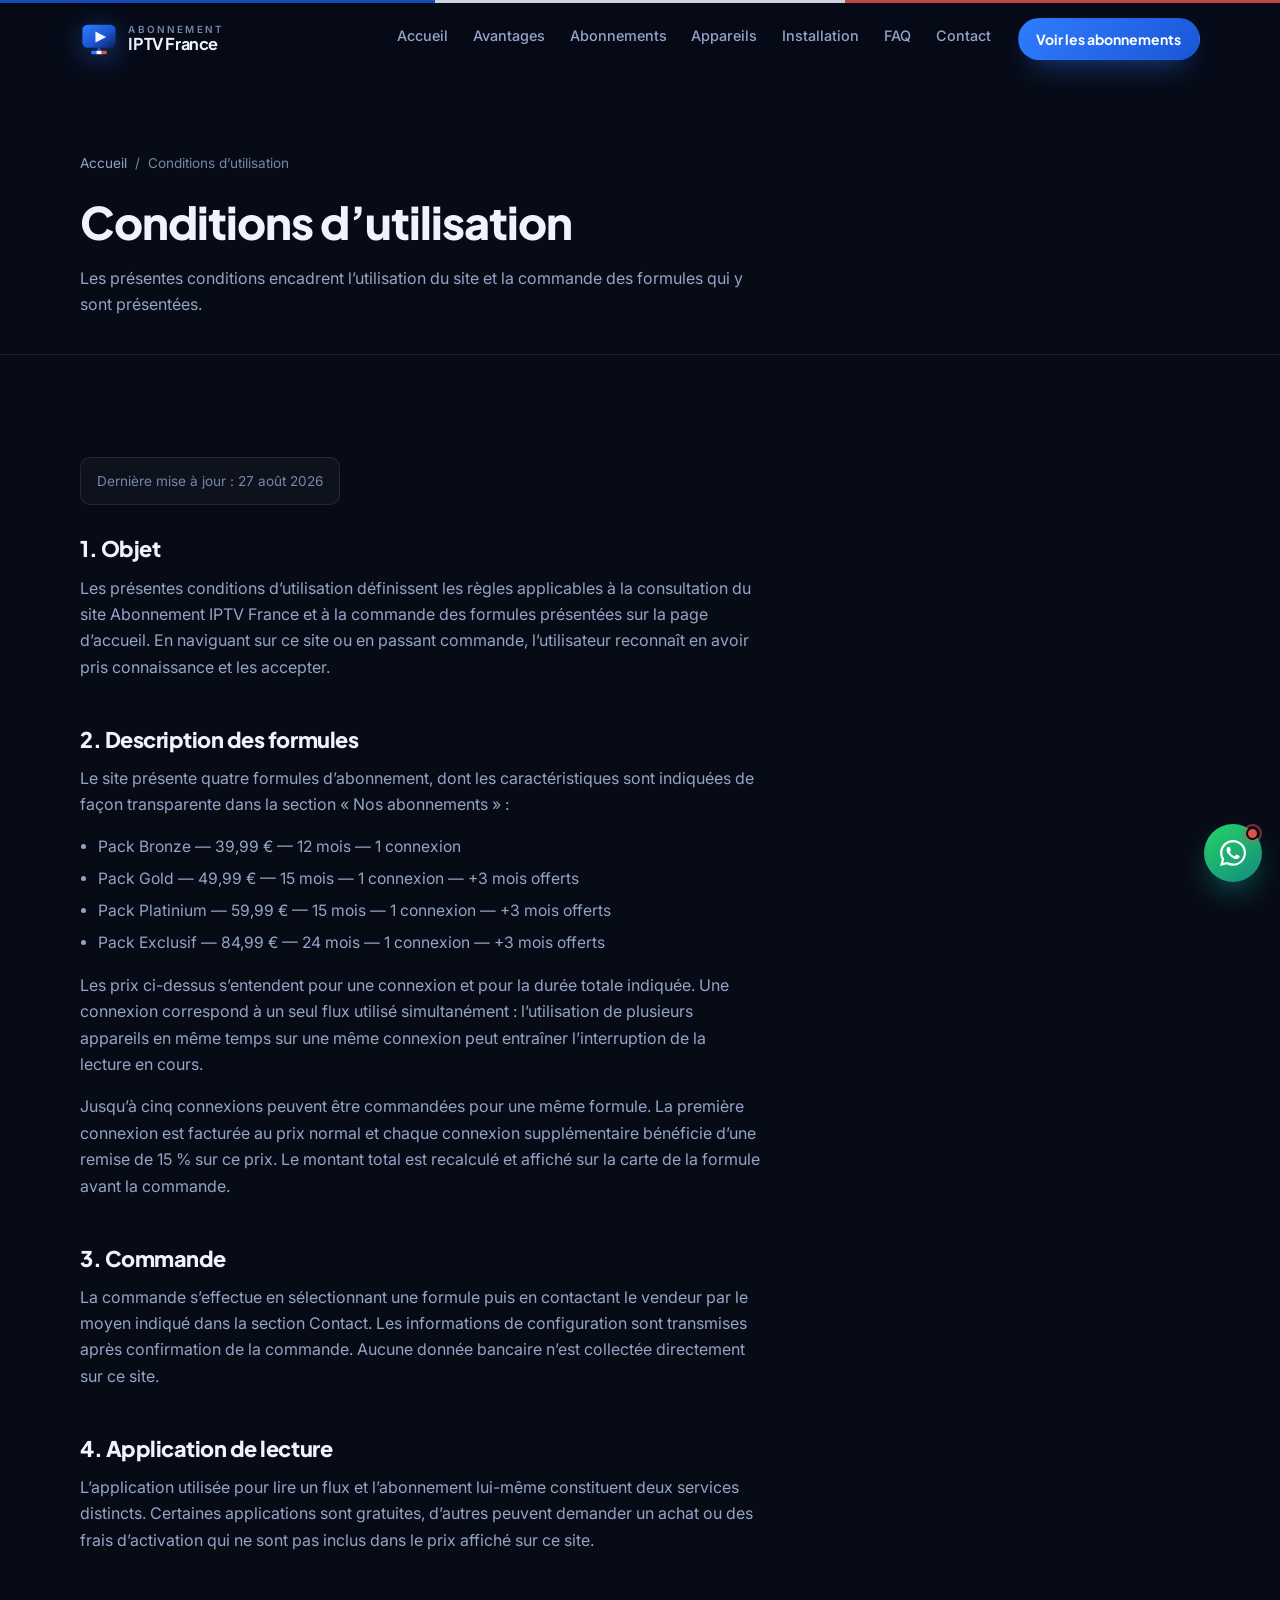
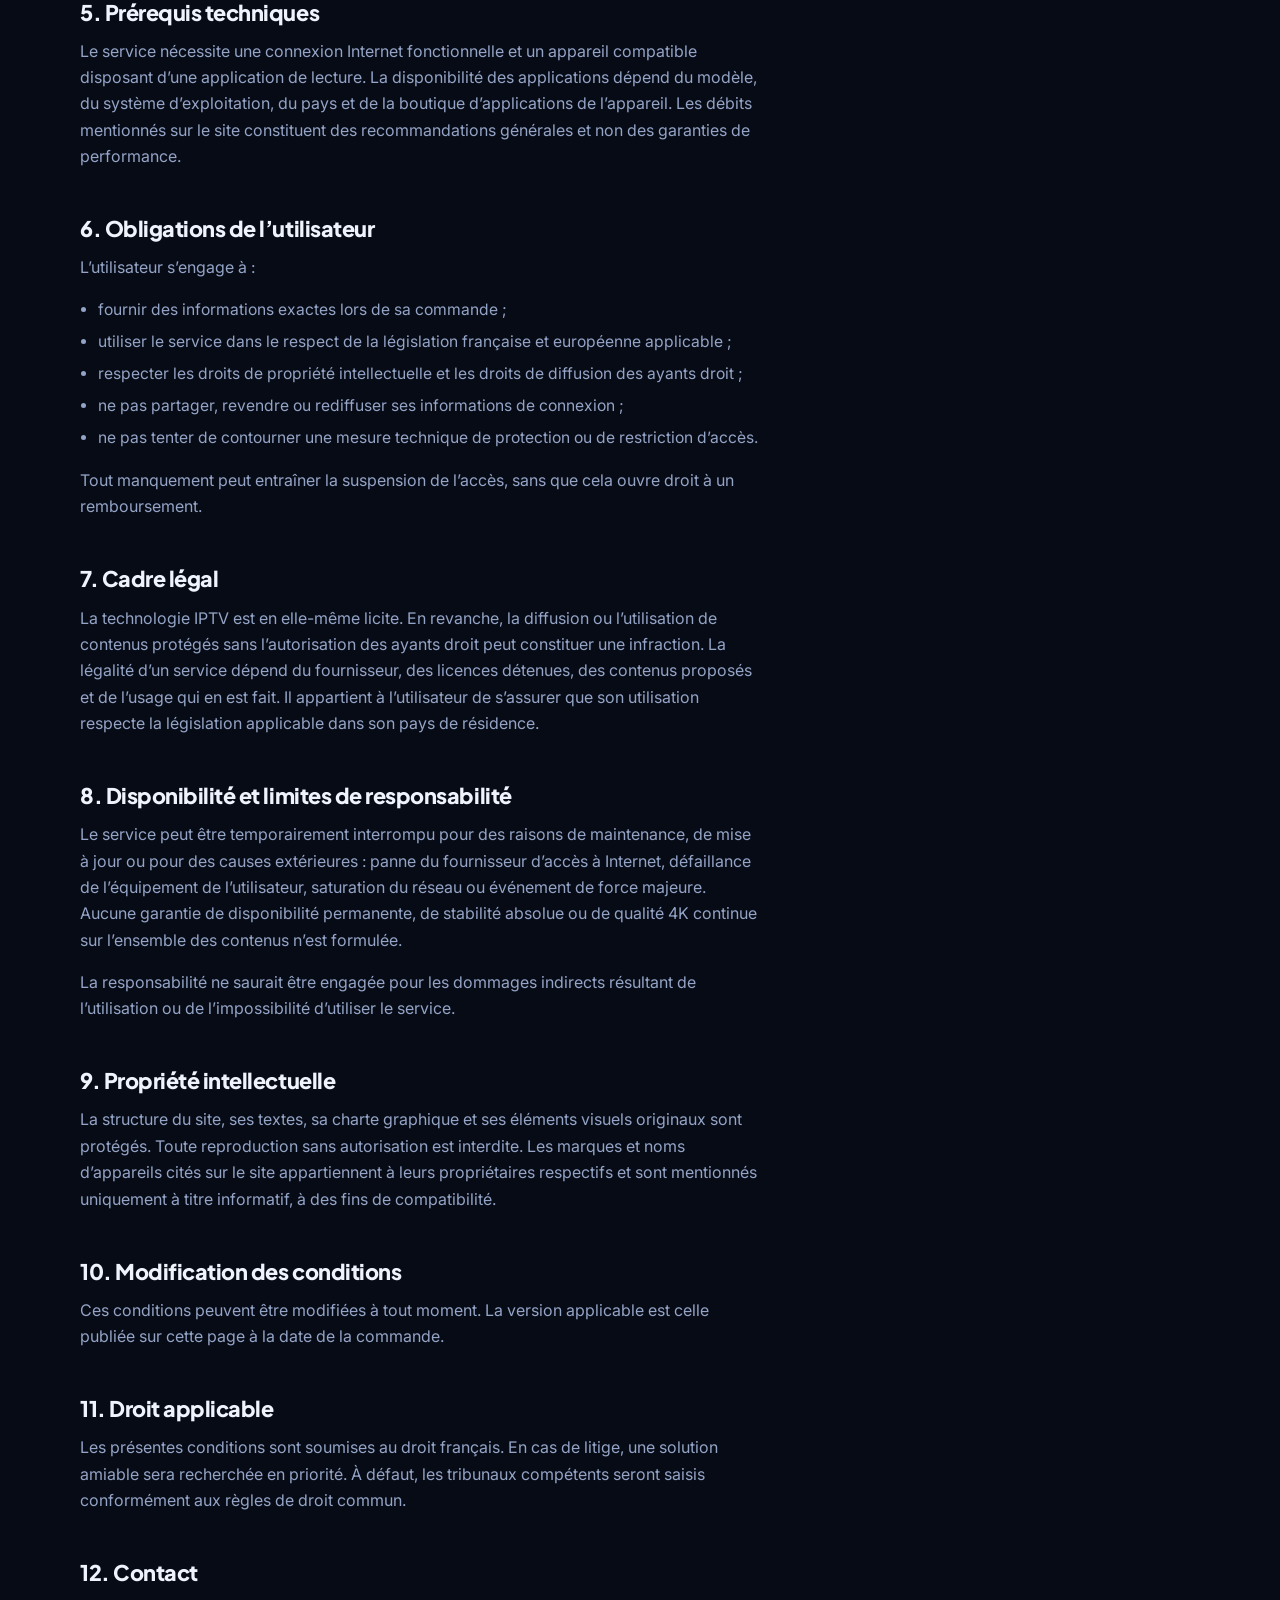
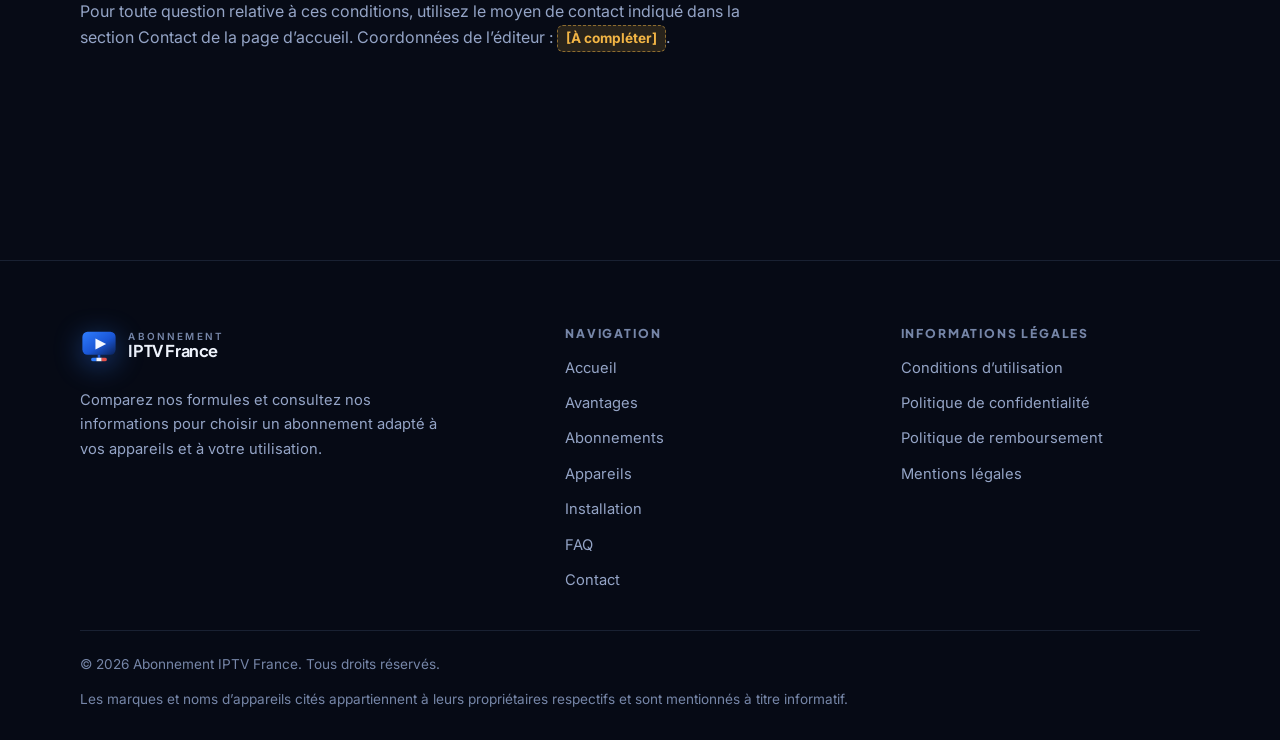
<file: conditions-utilisation/index.html>
<!DOCTYPE html>
<html lang="fr">
<head>
<meta charset="utf-8">
<meta name="viewport" content="width=device-width, initial-scale=1">
<title>Conditions d’utilisation | Abonnement IPTV France</title>
<meta name="description" content="Conditions d’utilisation du site Abonnement IPTV France : objet, commandes, durée des formules, obligations de l’utilisateur et responsabilités.">
<link rel="canonical" href="https://abonnement-iptv-france.website/conditions-utilisation/">
<meta name="robots" content="noindex, follow">
<meta name="theme-color" content="#070b16">
<meta property="og:type" content="article">
<meta property="og:locale" content="fr_FR">
<meta property="og:site_name" content="Abonnement IPTV France">
<meta property="og:url" content="https://abonnement-iptv-france.website/conditions-utilisation/">
<meta property="og:title" content="Conditions d’utilisation | Abonnement IPTV France">
<meta property="og:description" content="Conditions d’utilisation du site Abonnement IPTV France : objet, commandes, durée des formules, obligations de l’utilisateur et responsabilités.">
<meta property="og:image" content="https://abonnement-iptv-france.website/assets/img/og-image.png">
<meta name="twitter:card" content="summary_large_image">
<meta name="twitter:title" content="Conditions d’utilisation | Abonnement IPTV France">
<meta name="twitter:description" content="Conditions d’utilisation du site Abonnement IPTV France : objet, commandes, durée des formules, obligations de l’utilisateur et responsabilités.">
<meta name="twitter:image" content="https://abonnement-iptv-france.website/assets/img/og-image.png">
<link rel="icon" href="/assets/img/favicon.svg" type="image/svg+xml">
<link rel="apple-touch-icon" href="/assets/img/apple-touch-icon.png">
<link rel="manifest" href="/site.webmanifest">
<link rel="preconnect" href="https://fonts.googleapis.com">
<link rel="preconnect" href="https://fonts.gstatic.com" crossorigin>
<link rel="stylesheet" href="https://fonts.googleapis.com/css2?family=Inter:wght@400;500;600;700&family=Plus+Jakarta+Sans:wght@700;800&display=swap" media="print" onload="this.media='all'">
<noscript><link rel="stylesheet" href="https://fonts.googleapis.com/css2?family=Inter:wght@400;500;600;700&family=Plus+Jakarta+Sans:wght@700;800&display=swap"></noscript>
<link rel="stylesheet" href="/assets/css/style.css">
<script>document.documentElement.classList.add("js");</script>
<script type="application/ld+json">
{
  "@context": "https://schema.org",
  "@type": "BreadcrumbList",
  "itemListElement": [
    { "@type": "ListItem", "position": 1, "name": "Accueil", "item": "https://abonnement-iptv-france.website/" },
    { "@type": "ListItem", "position": 2, "name": "Conditions d’utilisation", "item": "https://abonnement-iptv-france.website/conditions-utilisation/" }
  ]
}
</script>
<!-- WA-ORDER --><script src="/wa-order.js?v=9"></script></head>
<body>
<a class="skip-link" href="#contenu">Aller au contenu principal</a>

<header class="header">
  <div class="container header-inner">
    <a class="logo" href="/" aria-label="Abonnement IPTV France — retour à l’accueil">
      <span class="logo-mark" aria-hidden="true"><svg class="logo-glyph" viewBox="0 0 48 48" aria-hidden="true"><defs><linearGradient id="lgh-body" x1="0" y1="0" x2="1" y2="1"><stop offset="0" stop-color="#2f7dff"/><stop offset=".55" stop-color="#1a56d6"/><stop offset="1" stop-color="#0b2258"/></linearGradient><clipPath id="lgh-socle"><rect x="14" y="38.5" width="20" height="5" rx="2.5"/></clipPath></defs><rect x="3" y="6" width="42" height="29" rx="6.5" fill="url(#lgh-body)"/><path d="M19.5 14.5 33 21.5 19.5 28.5z" fill="#f4f7ff"/><rect x="22.4" y="35" width="3.2" height="4" fill="#1a56d6"/><g clip-path="url(#lgh-socle)"><rect x="14" y="38.5" width="6.7" height="5" fill="#2f7dff"/><rect x="20.7" y="38.5" width="6.7" height="5" fill="#f4f7ff"/><rect x="27.4" y="38.5" width="6.6" height="5" fill="#e2504a"/></g></svg></span>
        <span class="logo-text">
          <small>Abonnement</small>
          <b>IPTV France</b>
        </span>
    </a>

    <button class="burger" type="button" data-burger aria-expanded="false" aria-controls="navigation-principale" aria-label="Ouvrir le menu de navigation">
      <span class="burger-bars" aria-hidden="true"><i></i><i></i><i></i></span>
    </button>

    <nav class="nav" id="navigation-principale" aria-label="Navigation principale">
      <ul class="nav-list">
        <li><a href="/">Accueil</a></li>
        <li><a href="/#avantages">Avantages</a></li>
        <li><a href="/#abonnements">Abonnements</a></li>
        <li><a href="/#appareils">Appareils</a></li>
        <li><a href="/#installation">Installation</a></li>
        <li><a href="/#faq">FAQ</a></li>
        <li><a href="/#contact">Contact</a></li>
      </ul>
      <div class="nav-cta"><a class="btn btn--primary" href="/#abonnements">Voir les abonnements</a></div>
    </nav>

    <div class="header-cta"><a class="btn btn--primary btn--sm" href="/#abonnements">Voir les abonnements</a></div>
  </div>
</header>

<main id="contenu">
  <section class="page-hero">
    <div class="container">
      <nav aria-label="Fil d’Ariane">
        <ol class="breadcrumb">
          <li><a href="/">Accueil</a></li>
          <li>Conditions d’utilisation</li>
        </ol>
      </nav>
      <h1>Conditions d’utilisation</h1>
      <p>Les présentes conditions encadrent l’utilisation du site et la commande des formules qui y sont présentées.</p>
    </div>
  </section>

  <section class="section">
    <div class="container">
      <p class="update-date">Dernière mise à jour : 27 août 2026</p>
      <div class="prose">
<h2>1. Objet</h2>
<p>Les présentes conditions d’utilisation définissent les règles applicables à la consultation du site Abonnement IPTV France et à la commande des formules présentées sur la page d’accueil. En naviguant sur ce site ou en passant commande, l’utilisateur reconnaît en avoir pris connaissance et les accepter.</p>

<h2>2. Description des formules</h2>
<p>Le site présente quatre formules d’abonnement, dont les caractéristiques sont indiquées de façon transparente dans la section « Nos abonnements » :</p>
<ul>
  <li>Pack Bronze — 39,99 € — 12 mois — 1 connexion</li>
  <li>Pack Gold — 49,99 € — 15 mois — 1 connexion — +3 mois offerts</li>
  <li>Pack Platinium — 59,99 € — 15 mois — 1 connexion — +3 mois offerts</li>
  <li>Pack Exclusif — 84,99 € — 24 mois — 1 connexion — +3 mois offerts</li>
</ul>
<p>Les prix ci-dessus s’entendent pour une connexion et pour la durée totale indiquée. Une connexion correspond à un seul flux utilisé simultanément : l’utilisation de plusieurs appareils en même temps sur une même connexion peut entraîner l’interruption de la lecture en cours.</p>
<p>Jusqu’à cinq connexions peuvent être commandées pour une même formule. La première connexion est facturée au prix normal et chaque connexion supplémentaire bénéficie d’une remise de 15 % sur ce prix. Le montant total est recalculé et affiché sur la carte de la formule avant la commande.</p>

<h2>3. Commande</h2>
<p>La commande s’effectue en sélectionnant une formule puis en contactant le vendeur par le moyen indiqué dans la section Contact. Les informations de configuration sont transmises après confirmation de la commande. Aucune donnée bancaire n’est collectée directement sur ce site.</p>

<h2>4. Application de lecture</h2>
<p>L’application utilisée pour lire un flux et l’abonnement lui-même constituent deux services distincts. Certaines applications sont gratuites, d’autres peuvent demander un achat ou des frais d’activation qui ne sont pas inclus dans le prix affiché sur ce site.</p>

<h2>5. Prérequis techniques</h2>
<p>Le service nécessite une connexion Internet fonctionnelle et un appareil compatible disposant d’une application de lecture. La disponibilité des applications dépend du modèle, du système d’exploitation, du pays et de la boutique d’applications de l’appareil. Les débits mentionnés sur le site constituent des recommandations générales et non des garanties de performance.</p>

<h2>6. Obligations de l’utilisateur</h2>
<p>L’utilisateur s’engage à :</p>
<ul>
  <li>fournir des informations exactes lors de sa commande ;</li>
  <li>utiliser le service dans le respect de la législation française et européenne applicable ;</li>
  <li>respecter les droits de propriété intellectuelle et les droits de diffusion des ayants droit ;</li>
  <li>ne pas partager, revendre ou rediffuser ses informations de connexion ;</li>
  <li>ne pas tenter de contourner une mesure technique de protection ou de restriction d’accès.</li>
</ul>
<p>Tout manquement peut entraîner la suspension de l’accès, sans que cela ouvre droit à un remboursement.</p>

<h2>7. Cadre légal</h2>
<p>La technologie IPTV est en elle-même licite. En revanche, la diffusion ou l’utilisation de contenus protégés sans l’autorisation des ayants droit peut constituer une infraction. La légalité d’un service dépend du fournisseur, des licences détenues, des contenus proposés et de l’usage qui en est fait. Il appartient à l’utilisateur de s’assurer que son utilisation respecte la législation applicable dans son pays de résidence.</p>

<h2>8. Disponibilité et limites de responsabilité</h2>
<p>Le service peut être temporairement interrompu pour des raisons de maintenance, de mise à jour ou pour des causes extérieures : panne du fournisseur d’accès à Internet, défaillance de l’équipement de l’utilisateur, saturation du réseau ou événement de force majeure. Aucune garantie de disponibilité permanente, de stabilité absolue ou de qualité 4K continue sur l’ensemble des contenus n’est formulée.</p>
<p>La responsabilité ne saurait être engagée pour les dommages indirects résultant de l’utilisation ou de l’impossibilité d’utiliser le service.</p>

<h2>9. Propriété intellectuelle</h2>
<p>La structure du site, ses textes, sa charte graphique et ses éléments visuels originaux sont protégés. Toute reproduction sans autorisation est interdite. Les marques et noms d’appareils cités sur le site appartiennent à leurs propriétaires respectifs et sont mentionnés uniquement à titre informatif, à des fins de compatibilité.</p>

<h2>10. Modification des conditions</h2>
<p>Ces conditions peuvent être modifiées à tout moment. La version applicable est celle publiée sur cette page à la date de la commande.</p>

<h2>11. Droit applicable</h2>
<p>Les présentes conditions sont soumises au droit français. En cas de litige, une solution amiable sera recherchée en priorité. À défaut, les tribunaux compétents seront saisis conformément aux règles de droit commun.</p>

<h2>12. Contact</h2>
<p>Pour toute question relative à ces conditions, utilisez le moyen de contact indiqué dans la section Contact de la page d’accueil. Coordonnées de l’éditeur : <span class="todo">[À compléter]</span>.</p>
      </div>
    </div>
  </section>
</main>

<svg xmlns="http://www.w3.org/2000/svg" style="display:none" aria-hidden="true" focusable="false">
  <defs>
    <g id="i-whatsapp"><path d="M17.472 14.382c-.297-.149-1.758-.867-2.03-.967-.273-.099-.471-.148-.67.15-.197.297-.767.966-.94 1.164-.174.199-.347.223-.644.075-.297-.15-1.255-.463-2.39-1.475-.883-.788-1.48-1.761-1.653-2.059-.173-.297-.018-.458.13-.606.134-.133.298-.347.446-.52.149-.174.198-.298.298-.497.099-.198.05-.371-.025-.52-.075-.149-.669-1.612-.916-2.207-.242-.579-.487-.5-.669-.51a12.8 12.8 0 0 0-.57-.01c-.198 0-.52.074-.792.372-.272.297-1.04 1.016-1.04 2.479 0 1.462 1.065 2.875 1.213 3.074.149.198 2.096 3.2 5.077 4.487.709.306 1.262.489 1.694.625.712.227 1.36.195 1.872.118.571-.085 1.758-.719 2.006-1.413.248-.694.248-1.289.173-1.413-.074-.124-.272-.198-.57-.347m-5.421 7.403h-.004a9.87 9.87 0 0 1-5.031-1.378l-.361-.214-3.741.982.998-3.648-.235-.374a9.86 9.86 0 0 1-1.51-5.26c.001-5.45 4.436-9.884 9.888-9.884a9.82 9.82 0 0 1 6.988 2.896 9.83 9.83 0 0 1 2.893 6.994c-.003 5.45-4.437 9.885-9.885 9.885M20.52 3.449C18.24 1.245 15.24 0 12.045 0 5.463 0 .104 5.36.101 11.945c0 2.096.549 4.14 1.595 5.945L0 24l6.335-1.652a11.9 11.9 0 0 0 5.71 1.454h.006c6.585 0 11.946-5.36 11.949-11.945a11.9 11.9 0 0 0-3.480-8.408"/></g>
  </defs>
</svg>

<!-- ============ WIDGET WHATSAPP ============ -->
<div class="wa" data-wa hidden>
  <div class="wa-panel" id="wa-panel" data-wa-panel role="dialog" aria-modal="false" aria-labelledby="wa-panel-title" hidden>
    <div class="wa-head">
      <span class="wa-avatar" aria-hidden="true">
        <svg width="22" height="22" viewBox="0 0 24 24" fill="currentColor"><use href="#i-whatsapp"/></svg>
      </span>
      <span class="wa-head-text">
        <b id="wa-panel-title">Assistance IPTV France</b>
        <small>Réponse par WhatsApp</small>
      </span>
      <button class="wa-close" type="button" data-wa-close aria-label="Fermer la discussion WhatsApp">
        <svg width="16" height="16" viewBox="0 0 24 24" aria-hidden="true">
          <path d="M5.5 5.5 18.5 18.5M18.5 5.5 5.5 18.5" fill="none" stroke="currentColor" stroke-width="2.2" stroke-linecap="round"/>
        </svg>
      </button>
    </div>

    <div class="wa-body">
      <p class="wa-bubble">Bonjour&nbsp;! Dites-nous ce dont vous avez besoin et nous vous répondons sur WhatsApp.</p>
      <p class="wa-label">Sujets fréquents</p>
      <div class="wa-chips">
        <button class="wa-chip" type="button" data-wa-topic="Bonjour, j’aimerais un conseil pour choisir entre les formules Bronze, Gold, Platinium et Exclusif.">Choisir une formule</button>
        <button class="wa-chip" type="button" data-wa-topic="Bonjour, mon appareil est compatible avec votre service ?">Compatibilité de mon appareil</button>
        <button class="wa-chip" type="button" data-wa-topic="Bonjour, j’ai besoin d’aide pour installer et configurer mon application de lecture.">Aide à l’installation</button>
        <button class="wa-chip" type="button" data-wa-topic="Bonjour, je souhaite ajouter des connexions supplémentaires à mon abonnement.">Connexions supplémentaires</button>
      </div>
    </div>

    <div class="wa-foot">
      <a class="btn btn--wa btn--block" href="#" data-wa-link target="_blank" rel="noopener">
        <svg width="18" height="18" viewBox="0 0 24 24" fill="currentColor" aria-hidden="true"><use href="#i-whatsapp"/></svg>
        Démarrer la discussion
      </a>
      <p class="wa-note">Vous serez redirigé vers WhatsApp. Aucune donnée bancaire n’est demandée.</p>
    </div>
  </div>

  <button class="wa-fab" type="button" data-wa-toggle aria-expanded="false" aria-controls="wa-panel" aria-label="Ouvrir la discussion WhatsApp">
    <svg class="wa-fab-icon" width="26" height="26" viewBox="0 0 24 24" fill="currentColor" aria-hidden="true"><use href="#i-whatsapp"/></svg>
    <svg class="wa-fab-x" width="20" height="20" viewBox="0 0 24 24" aria-hidden="true">
      <path d="M5.5 5.5 18.5 18.5M18.5 5.5 5.5 18.5" fill="none" stroke="currentColor" stroke-width="2.4" stroke-linecap="round"/>
    </svg>
    <span class="wa-fab-dot" aria-hidden="true"></span>
  </button>
</div>

<footer class="footer">
  <div class="container">
    <div class="footer-grid">
      <div class="footer-brand">
        <a class="logo" href="/">
          <span class="logo-mark" aria-hidden="true"><svg class="logo-glyph" viewBox="0 0 48 48" aria-hidden="true"><defs><linearGradient id="lgf-body" x1="0" y1="0" x2="1" y2="1"><stop offset="0" stop-color="#2f7dff"/><stop offset=".55" stop-color="#1a56d6"/><stop offset="1" stop-color="#0b2258"/></linearGradient><clipPath id="lgf-socle"><rect x="14" y="38.5" width="20" height="5" rx="2.5"/></clipPath></defs><rect x="3" y="6" width="42" height="29" rx="6.5" fill="url(#lgf-body)"/><path d="M19.5 14.5 33 21.5 19.5 28.5z" fill="#f4f7ff"/><rect x="22.4" y="35" width="3.2" height="4" fill="#1a56d6"/><g clip-path="url(#lgf-socle)"><rect x="14" y="38.5" width="6.7" height="5" fill="#2f7dff"/><rect x="20.7" y="38.5" width="6.7" height="5" fill="#f4f7ff"/><rect x="27.4" y="38.5" width="6.6" height="5" fill="#e2504a"/></g></svg></span>
        <span class="logo-text">
          <small>Abonnement</small>
          <b>IPTV France</b>
        </span>
        </a>
        <p>Comparez nos formules et consultez nos informations pour choisir un abonnement adapté à vos appareils et à votre utilisation.</p>
      </div>
      <nav aria-labelledby="footer-nav-titre">
        <h3 id="footer-nav-titre">Navigation</h3>
        <ul>
          <li><a href="/">Accueil</a></li>
          <li><a href="/#avantages">Avantages</a></li>
          <li><a href="/#abonnements">Abonnements</a></li>
          <li><a href="/#appareils">Appareils</a></li>
          <li><a href="/#installation">Installation</a></li>
          <li><a href="/#faq">FAQ</a></li>
          <li><a href="/#contact">Contact</a></li>
        </ul>
      </nav>
      <nav aria-labelledby="footer-legal-titre">
        <h3 id="footer-legal-titre">Informations légales</h3>
        <ul>
          <li><a href="/conditions-utilisation/">Conditions d’utilisation</a></li>
          <li><a href="/politique-confidentialite/">Politique de confidentialité</a></li>
          <li><a href="/politique-remboursement/">Politique de remboursement</a></li>
          <li><a href="/mentions-legales/">Mentions légales</a></li>
        </ul>
      </nav>
    </div>
    <div class="footer-bottom">
      <p>© 2026 Abonnement IPTV France. Tous droits réservés.</p>
      <p>Les marques et noms d’appareils cités appartiennent à leurs propriétaires respectifs et sont mentionnés à titre informatif.</p>
    </div>
  </div>
</footer>

<script src="/assets/js/config.js"></script>
<script src="/assets/js/main.js" defer></script>
</body>
</html>
</file>
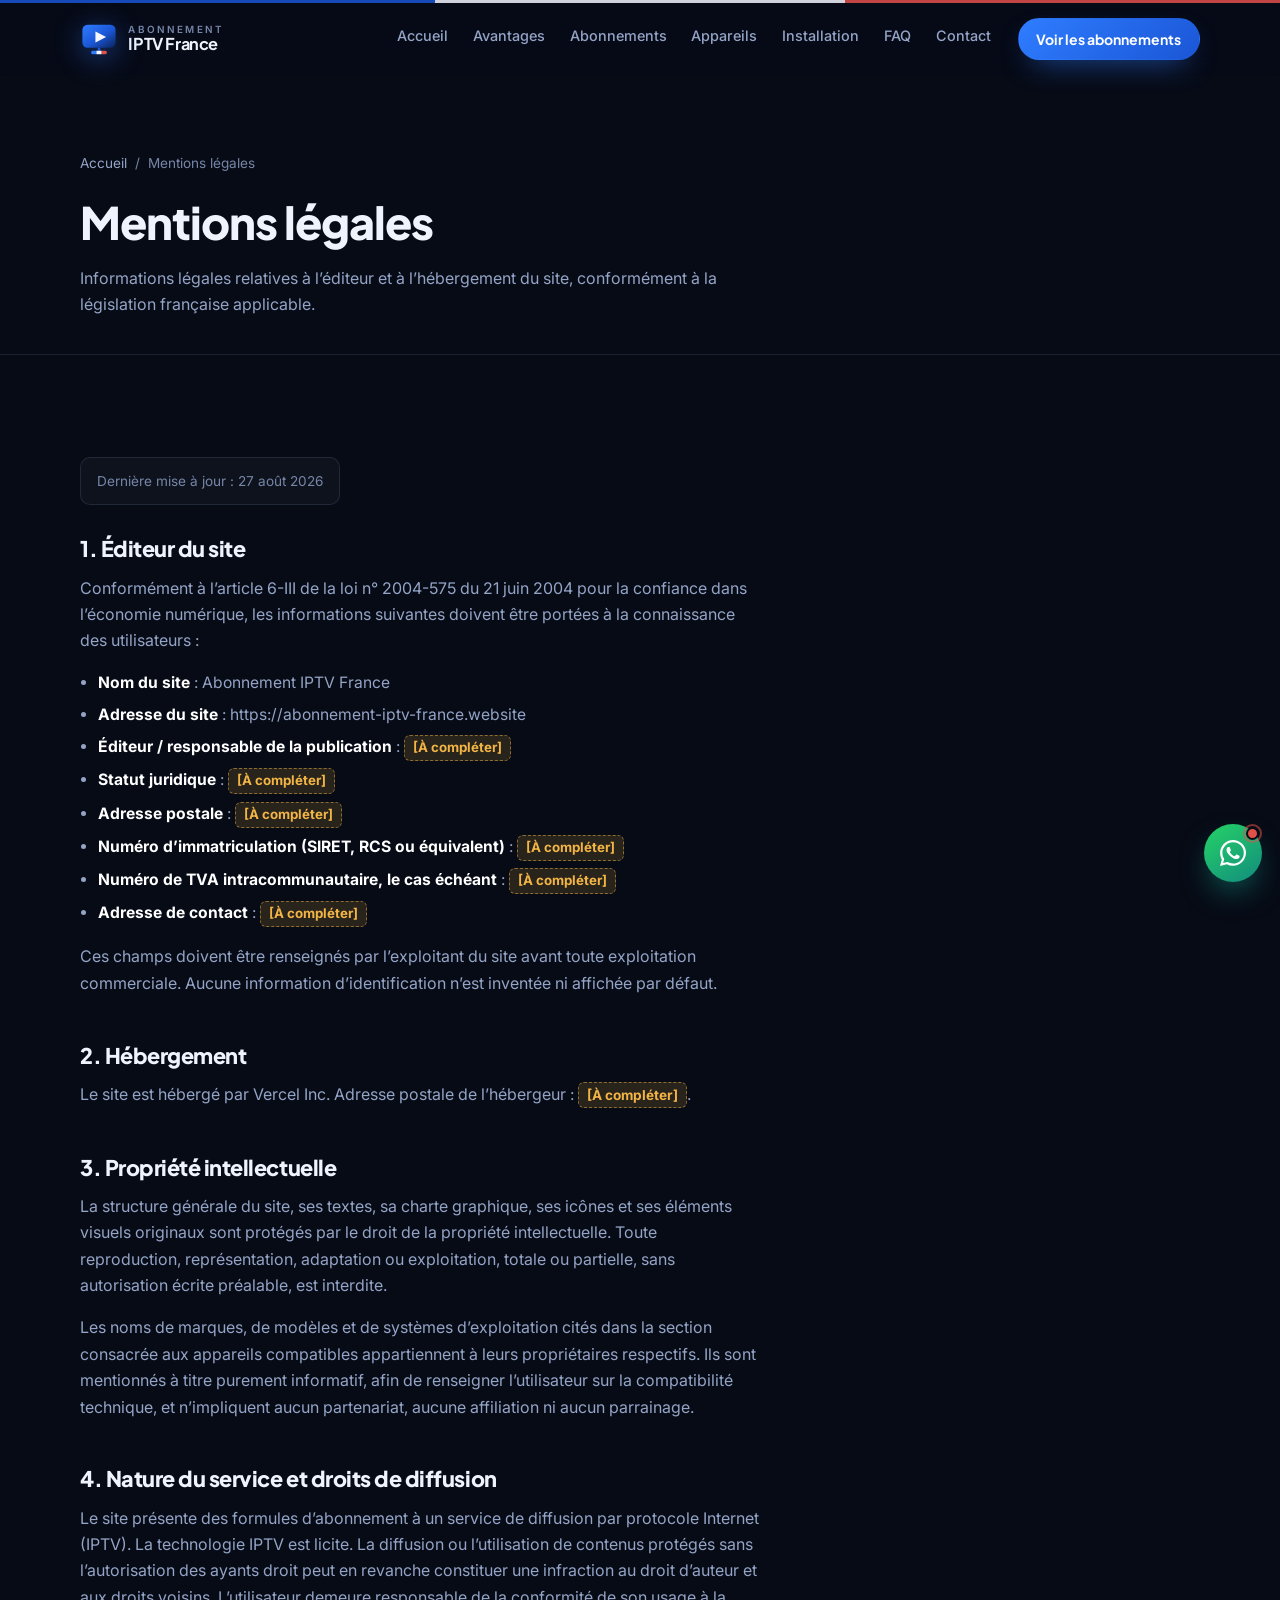
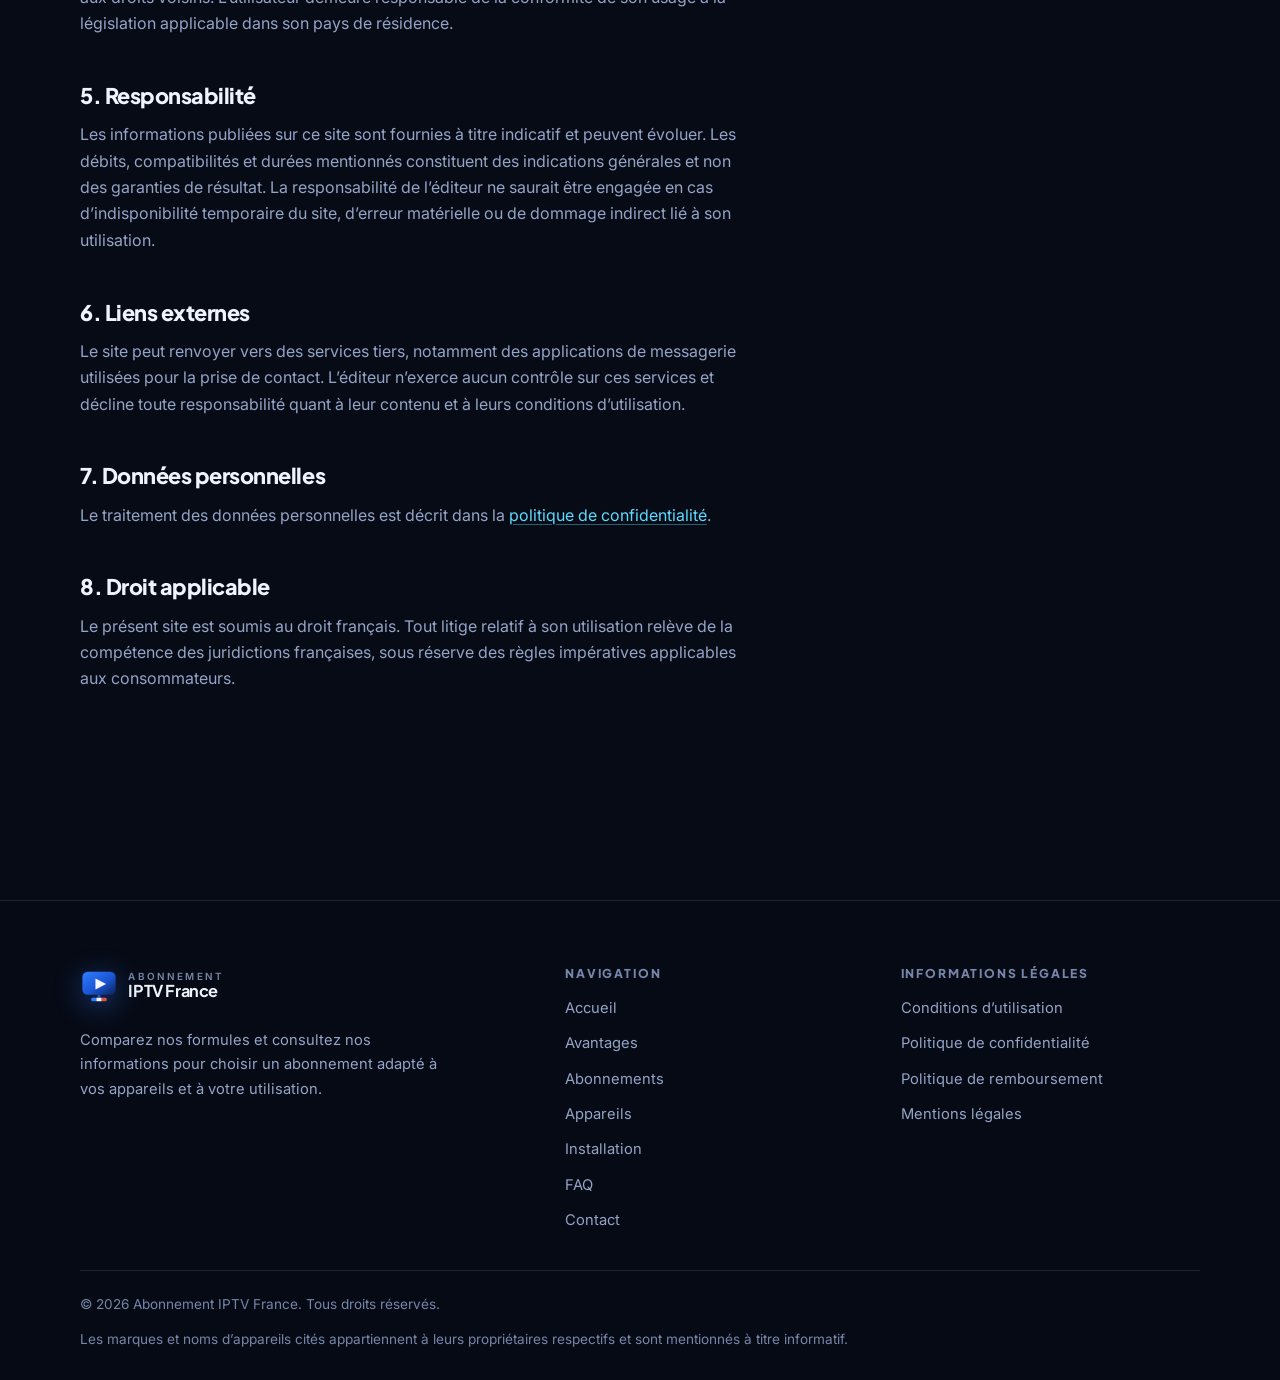
<file: mentions-legales/index.html>
<!DOCTYPE html>
<html lang="fr">
<head>
<meta charset="utf-8">
<meta name="viewport" content="width=device-width, initial-scale=1">
<title>Mentions légales | Abonnement IPTV France</title>
<meta name="description" content="Mentions légales du site Abonnement IPTV France : identification de l’éditeur, hébergement, propriété intellectuelle et responsabilité.">
<link rel="canonical" href="https://abonnement-iptv-france.website/mentions-legales/">
<meta name="robots" content="noindex, follow">
<meta name="theme-color" content="#070b16">
<meta property="og:type" content="article">
<meta property="og:locale" content="fr_FR">
<meta property="og:site_name" content="Abonnement IPTV France">
<meta property="og:url" content="https://abonnement-iptv-france.website/mentions-legales/">
<meta property="og:title" content="Mentions légales | Abonnement IPTV France">
<meta property="og:description" content="Mentions légales du site Abonnement IPTV France : identification de l’éditeur, hébergement, propriété intellectuelle et responsabilité.">
<meta property="og:image" content="https://abonnement-iptv-france.website/assets/img/og-image.png">
<meta name="twitter:card" content="summary_large_image">
<meta name="twitter:title" content="Mentions légales | Abonnement IPTV France">
<meta name="twitter:description" content="Mentions légales du site Abonnement IPTV France : identification de l’éditeur, hébergement, propriété intellectuelle et responsabilité.">
<meta name="twitter:image" content="https://abonnement-iptv-france.website/assets/img/og-image.png">
<link rel="icon" href="/assets/img/favicon.svg" type="image/svg+xml">
<link rel="apple-touch-icon" href="/assets/img/apple-touch-icon.png">
<link rel="manifest" href="/site.webmanifest">
<link rel="preconnect" href="https://fonts.googleapis.com">
<link rel="preconnect" href="https://fonts.gstatic.com" crossorigin>
<link rel="stylesheet" href="https://fonts.googleapis.com/css2?family=Inter:wght@400;500;600;700&family=Plus+Jakarta+Sans:wght@700;800&display=swap" media="print" onload="this.media='all'">
<noscript><link rel="stylesheet" href="https://fonts.googleapis.com/css2?family=Inter:wght@400;500;600;700&family=Plus+Jakarta+Sans:wght@700;800&display=swap"></noscript>
<link rel="stylesheet" href="/assets/css/style.css">
<script>document.documentElement.classList.add("js");</script>
<script type="application/ld+json">
{
  "@context": "https://schema.org",
  "@type": "BreadcrumbList",
  "itemListElement": [
    { "@type": "ListItem", "position": 1, "name": "Accueil", "item": "https://abonnement-iptv-france.website/" },
    { "@type": "ListItem", "position": 2, "name": "Mentions légales", "item": "https://abonnement-iptv-france.website/mentions-legales/" }
  ]
}
</script>
<!-- WA-ORDER --><script src="/wa-order.js?v=9"></script></head>
<body>
<a class="skip-link" href="#contenu">Aller au contenu principal</a>

<header class="header">
  <div class="container header-inner">
    <a class="logo" href="/" aria-label="Abonnement IPTV France — retour à l’accueil">
      <span class="logo-mark" aria-hidden="true"><svg class="logo-glyph" viewBox="0 0 48 48" aria-hidden="true"><defs><linearGradient id="lgh-body" x1="0" y1="0" x2="1" y2="1"><stop offset="0" stop-color="#2f7dff"/><stop offset=".55" stop-color="#1a56d6"/><stop offset="1" stop-color="#0b2258"/></linearGradient><clipPath id="lgh-socle"><rect x="14" y="38.5" width="20" height="5" rx="2.5"/></clipPath></defs><rect x="3" y="6" width="42" height="29" rx="6.5" fill="url(#lgh-body)"/><path d="M19.5 14.5 33 21.5 19.5 28.5z" fill="#f4f7ff"/><rect x="22.4" y="35" width="3.2" height="4" fill="#1a56d6"/><g clip-path="url(#lgh-socle)"><rect x="14" y="38.5" width="6.7" height="5" fill="#2f7dff"/><rect x="20.7" y="38.5" width="6.7" height="5" fill="#f4f7ff"/><rect x="27.4" y="38.5" width="6.6" height="5" fill="#e2504a"/></g></svg></span>
        <span class="logo-text">
          <small>Abonnement</small>
          <b>IPTV France</b>
        </span>
    </a>

    <button class="burger" type="button" data-burger aria-expanded="false" aria-controls="navigation-principale" aria-label="Ouvrir le menu de navigation">
      <span class="burger-bars" aria-hidden="true"><i></i><i></i><i></i></span>
    </button>

    <nav class="nav" id="navigation-principale" aria-label="Navigation principale">
      <ul class="nav-list">
        <li><a href="/">Accueil</a></li>
        <li><a href="/#avantages">Avantages</a></li>
        <li><a href="/#abonnements">Abonnements</a></li>
        <li><a href="/#appareils">Appareils</a></li>
        <li><a href="/#installation">Installation</a></li>
        <li><a href="/#faq">FAQ</a></li>
        <li><a href="/#contact">Contact</a></li>
      </ul>
      <div class="nav-cta"><a class="btn btn--primary" href="/#abonnements">Voir les abonnements</a></div>
    </nav>

    <div class="header-cta"><a class="btn btn--primary btn--sm" href="/#abonnements">Voir les abonnements</a></div>
  </div>
</header>

<main id="contenu">
  <section class="page-hero">
    <div class="container">
      <nav aria-label="Fil d’Ariane">
        <ol class="breadcrumb">
          <li><a href="/">Accueil</a></li>
          <li>Mentions légales</li>
        </ol>
      </nav>
      <h1>Mentions légales</h1>
      <p>Informations légales relatives à l’éditeur et à l’hébergement du site, conformément à la législation française applicable.</p>
    </div>
  </section>

  <section class="section">
    <div class="container">
      <p class="update-date">Dernière mise à jour : 27 août 2026</p>
      <div class="prose">
<h2>1. Éditeur du site</h2>
<p>Conformément à l’article 6-III de la loi n° 2004-575 du 21 juin 2004 pour la confiance dans l’économie numérique, les informations suivantes doivent être portées à la connaissance des utilisateurs :</p>
<ul>
  <li><strong>Nom du site</strong> : Abonnement IPTV France</li>
  <li><strong>Adresse du site</strong> : https://abonnement-iptv-france.website</li>
  <li><strong>Éditeur / responsable de la publication</strong> : <span class="todo">[À compléter]</span></li>
  <li><strong>Statut juridique</strong> : <span class="todo">[À compléter]</span></li>
  <li><strong>Adresse postale</strong> : <span class="todo">[À compléter]</span></li>
  <li><strong>Numéro d’immatriculation (SIRET, RCS ou équivalent)</strong> : <span class="todo">[À compléter]</span></li>
  <li><strong>Numéro de TVA intracommunautaire, le cas échéant</strong> : <span class="todo">[À compléter]</span></li>
  <li><strong>Adresse de contact</strong> : <span class="todo">[À compléter]</span></li>
</ul>
<p>Ces champs doivent être renseignés par l’exploitant du site avant toute exploitation commerciale. Aucune information d’identification n’est inventée ni affichée par défaut.</p>

<h2>2. Hébergement</h2>
<p>Le site est hébergé par Vercel Inc. Adresse postale de l’hébergeur : <span class="todo">[À compléter]</span>.</p>

<h2>3. Propriété intellectuelle</h2>
<p>La structure générale du site, ses textes, sa charte graphique, ses icônes et ses éléments visuels originaux sont protégés par le droit de la propriété intellectuelle. Toute reproduction, représentation, adaptation ou exploitation, totale ou partielle, sans autorisation écrite préalable, est interdite.</p>
<p>Les noms de marques, de modèles et de systèmes d’exploitation cités dans la section consacrée aux appareils compatibles appartiennent à leurs propriétaires respectifs. Ils sont mentionnés à titre purement informatif, afin de renseigner l’utilisateur sur la compatibilité technique, et n’impliquent aucun partenariat, aucune affiliation ni aucun parrainage.</p>

<h2>4. Nature du service et droits de diffusion</h2>
<p>Le site présente des formules d’abonnement à un service de diffusion par protocole Internet (IPTV). La technologie IPTV est licite. La diffusion ou l’utilisation de contenus protégés sans l’autorisation des ayants droit peut en revanche constituer une infraction au droit d’auteur et aux droits voisins. L’utilisateur demeure responsable de la conformité de son usage à la législation applicable dans son pays de résidence.</p>

<h2>5. Responsabilité</h2>
<p>Les informations publiées sur ce site sont fournies à titre indicatif et peuvent évoluer. Les débits, compatibilités et durées mentionnés constituent des indications générales et non des garanties de résultat. La responsabilité de l’éditeur ne saurait être engagée en cas d’indisponibilité temporaire du site, d’erreur matérielle ou de dommage indirect lié à son utilisation.</p>

<h2>6. Liens externes</h2>
<p>Le site peut renvoyer vers des services tiers, notamment des applications de messagerie utilisées pour la prise de contact. L’éditeur n’exerce aucun contrôle sur ces services et décline toute responsabilité quant à leur contenu et à leurs conditions d’utilisation.</p>

<h2>7. Données personnelles</h2>
<p>Le traitement des données personnelles est décrit dans la <a href="/politique-confidentialite/">politique de confidentialité</a>.</p>

<h2>8. Droit applicable</h2>
<p>Le présent site est soumis au droit français. Tout litige relatif à son utilisation relève de la compétence des juridictions françaises, sous réserve des règles impératives applicables aux consommateurs.</p>
      </div>
    </div>
  </section>
</main>

<svg xmlns="http://www.w3.org/2000/svg" style="display:none" aria-hidden="true" focusable="false">
  <defs>
    <g id="i-whatsapp"><path d="M17.472 14.382c-.297-.149-1.758-.867-2.03-.967-.273-.099-.471-.148-.67.15-.197.297-.767.966-.94 1.164-.174.199-.347.223-.644.075-.297-.15-1.255-.463-2.39-1.475-.883-.788-1.48-1.761-1.653-2.059-.173-.297-.018-.458.13-.606.134-.133.298-.347.446-.52.149-.174.198-.298.298-.497.099-.198.05-.371-.025-.52-.075-.149-.669-1.612-.916-2.207-.242-.579-.487-.5-.669-.51a12.8 12.8 0 0 0-.57-.01c-.198 0-.52.074-.792.372-.272.297-1.04 1.016-1.04 2.479 0 1.462 1.065 2.875 1.213 3.074.149.198 2.096 3.2 5.077 4.487.709.306 1.262.489 1.694.625.712.227 1.36.195 1.872.118.571-.085 1.758-.719 2.006-1.413.248-.694.248-1.289.173-1.413-.074-.124-.272-.198-.57-.347m-5.421 7.403h-.004a9.87 9.87 0 0 1-5.031-1.378l-.361-.214-3.741.982.998-3.648-.235-.374a9.86 9.86 0 0 1-1.51-5.26c.001-5.45 4.436-9.884 9.888-9.884a9.82 9.82 0 0 1 6.988 2.896 9.83 9.83 0 0 1 2.893 6.994c-.003 5.45-4.437 9.885-9.885 9.885M20.52 3.449C18.24 1.245 15.24 0 12.045 0 5.463 0 .104 5.36.101 11.945c0 2.096.549 4.14 1.595 5.945L0 24l6.335-1.652a11.9 11.9 0 0 0 5.71 1.454h.006c6.585 0 11.946-5.36 11.949-11.945a11.9 11.9 0 0 0-3.480-8.408"/></g>
  </defs>
</svg>

<!-- ============ WIDGET WHATSAPP ============ -->
<div class="wa" data-wa hidden>
  <div class="wa-panel" id="wa-panel" data-wa-panel role="dialog" aria-modal="false" aria-labelledby="wa-panel-title" hidden>
    <div class="wa-head">
      <span class="wa-avatar" aria-hidden="true">
        <svg width="22" height="22" viewBox="0 0 24 24" fill="currentColor"><use href="#i-whatsapp"/></svg>
      </span>
      <span class="wa-head-text">
        <b id="wa-panel-title">Assistance IPTV France</b>
        <small>Réponse par WhatsApp</small>
      </span>
      <button class="wa-close" type="button" data-wa-close aria-label="Fermer la discussion WhatsApp">
        <svg width="16" height="16" viewBox="0 0 24 24" aria-hidden="true">
          <path d="M5.5 5.5 18.5 18.5M18.5 5.5 5.5 18.5" fill="none" stroke="currentColor" stroke-width="2.2" stroke-linecap="round"/>
        </svg>
      </button>
    </div>

    <div class="wa-body">
      <p class="wa-bubble">Bonjour&nbsp;! Dites-nous ce dont vous avez besoin et nous vous répondons sur WhatsApp.</p>
      <p class="wa-label">Sujets fréquents</p>
      <div class="wa-chips">
        <button class="wa-chip" type="button" data-wa-topic="Bonjour, j’aimerais un conseil pour choisir entre les formules Bronze, Gold, Platinium et Exclusif.">Choisir une formule</button>
        <button class="wa-chip" type="button" data-wa-topic="Bonjour, mon appareil est compatible avec votre service ?">Compatibilité de mon appareil</button>
        <button class="wa-chip" type="button" data-wa-topic="Bonjour, j’ai besoin d’aide pour installer et configurer mon application de lecture.">Aide à l’installation</button>
        <button class="wa-chip" type="button" data-wa-topic="Bonjour, je souhaite ajouter des connexions supplémentaires à mon abonnement.">Connexions supplémentaires</button>
      </div>
    </div>

    <div class="wa-foot">
      <a class="btn btn--wa btn--block" href="#" data-wa-link target="_blank" rel="noopener">
        <svg width="18" height="18" viewBox="0 0 24 24" fill="currentColor" aria-hidden="true"><use href="#i-whatsapp"/></svg>
        Démarrer la discussion
      </a>
      <p class="wa-note">Vous serez redirigé vers WhatsApp. Aucune donnée bancaire n’est demandée.</p>
    </div>
  </div>

  <button class="wa-fab" type="button" data-wa-toggle aria-expanded="false" aria-controls="wa-panel" aria-label="Ouvrir la discussion WhatsApp">
    <svg class="wa-fab-icon" width="26" height="26" viewBox="0 0 24 24" fill="currentColor" aria-hidden="true"><use href="#i-whatsapp"/></svg>
    <svg class="wa-fab-x" width="20" height="20" viewBox="0 0 24 24" aria-hidden="true">
      <path d="M5.5 5.5 18.5 18.5M18.5 5.5 5.5 18.5" fill="none" stroke="currentColor" stroke-width="2.4" stroke-linecap="round"/>
    </svg>
    <span class="wa-fab-dot" aria-hidden="true"></span>
  </button>
</div>

<footer class="footer">
  <div class="container">
    <div class="footer-grid">
      <div class="footer-brand">
        <a class="logo" href="/">
          <span class="logo-mark" aria-hidden="true"><svg class="logo-glyph" viewBox="0 0 48 48" aria-hidden="true"><defs><linearGradient id="lgf-body" x1="0" y1="0" x2="1" y2="1"><stop offset="0" stop-color="#2f7dff"/><stop offset=".55" stop-color="#1a56d6"/><stop offset="1" stop-color="#0b2258"/></linearGradient><clipPath id="lgf-socle"><rect x="14" y="38.5" width="20" height="5" rx="2.5"/></clipPath></defs><rect x="3" y="6" width="42" height="29" rx="6.5" fill="url(#lgf-body)"/><path d="M19.5 14.5 33 21.5 19.5 28.5z" fill="#f4f7ff"/><rect x="22.4" y="35" width="3.2" height="4" fill="#1a56d6"/><g clip-path="url(#lgf-socle)"><rect x="14" y="38.5" width="6.7" height="5" fill="#2f7dff"/><rect x="20.7" y="38.5" width="6.7" height="5" fill="#f4f7ff"/><rect x="27.4" y="38.5" width="6.6" height="5" fill="#e2504a"/></g></svg></span>
        <span class="logo-text">
          <small>Abonnement</small>
          <b>IPTV France</b>
        </span>
        </a>
        <p>Comparez nos formules et consultez nos informations pour choisir un abonnement adapté à vos appareils et à votre utilisation.</p>
      </div>
      <nav aria-labelledby="footer-nav-titre">
        <h3 id="footer-nav-titre">Navigation</h3>
        <ul>
          <li><a href="/">Accueil</a></li>
          <li><a href="/#avantages">Avantages</a></li>
          <li><a href="/#abonnements">Abonnements</a></li>
          <li><a href="/#appareils">Appareils</a></li>
          <li><a href="/#installation">Installation</a></li>
          <li><a href="/#faq">FAQ</a></li>
          <li><a href="/#contact">Contact</a></li>
        </ul>
      </nav>
      <nav aria-labelledby="footer-legal-titre">
        <h3 id="footer-legal-titre">Informations légales</h3>
        <ul>
          <li><a href="/conditions-utilisation/">Conditions d’utilisation</a></li>
          <li><a href="/politique-confidentialite/">Politique de confidentialité</a></li>
          <li><a href="/politique-remboursement/">Politique de remboursement</a></li>
          <li><a href="/mentions-legales/">Mentions légales</a></li>
        </ul>
      </nav>
    </div>
    <div class="footer-bottom">
      <p>© 2026 Abonnement IPTV France. Tous droits réservés.</p>
      <p>Les marques et noms d’appareils cités appartiennent à leurs propriétaires respectifs et sont mentionnés à titre informatif.</p>
    </div>
  </div>
</footer>

<script src="/assets/js/config.js"></script>
<script src="/assets/js/main.js" defer></script>
</body>
</html>
</file>
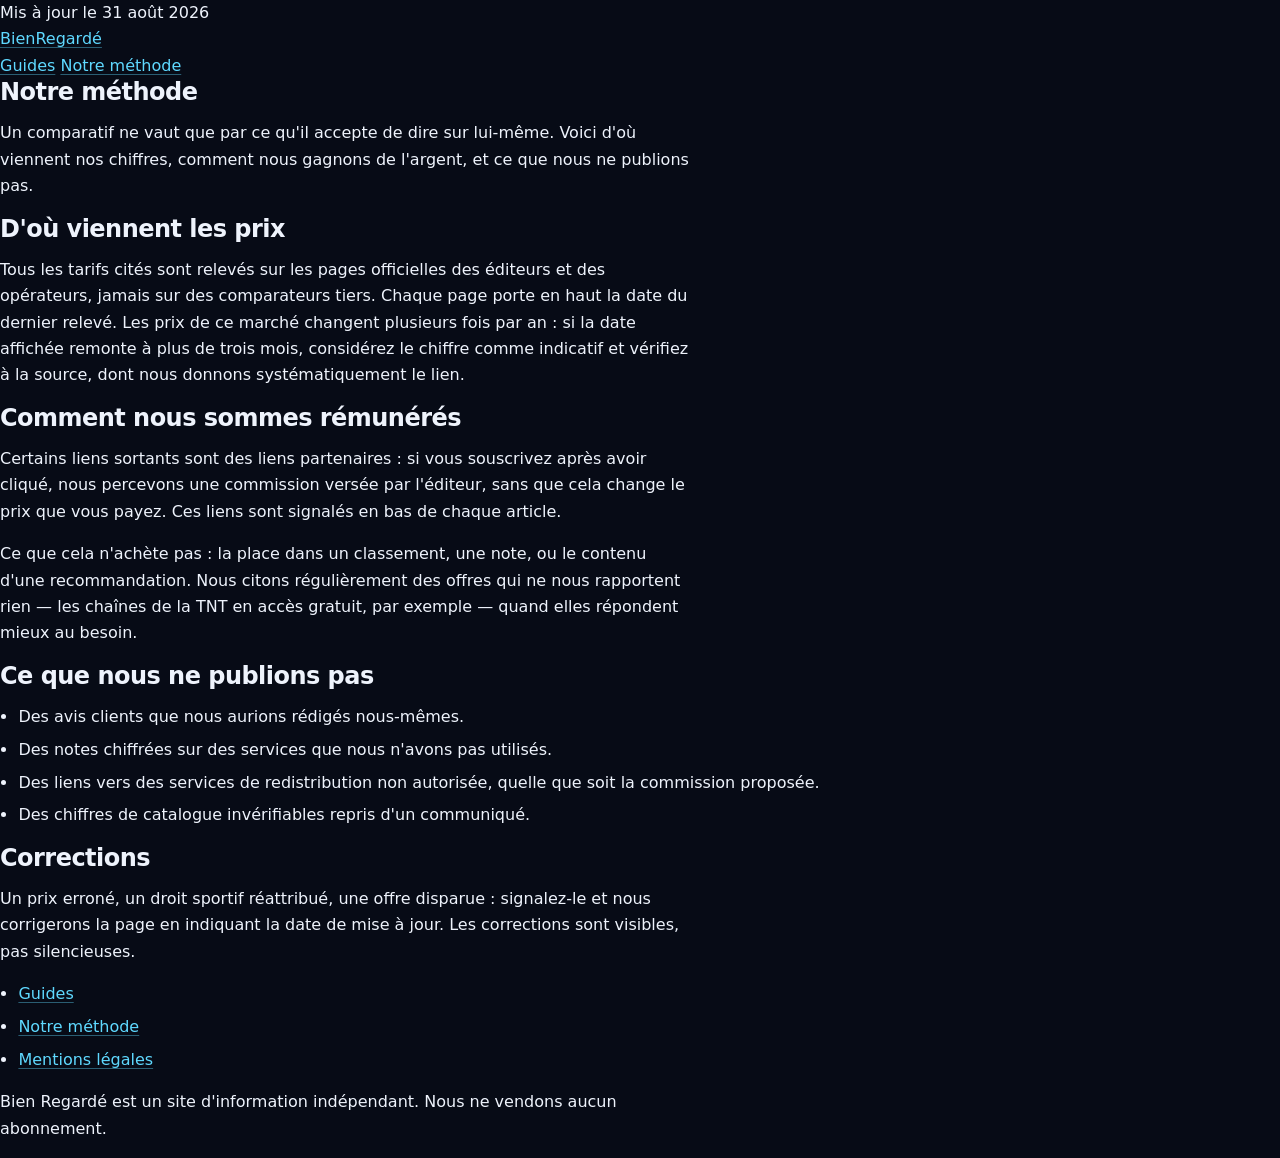
<file: methode/index.html>
<!DOCTYPE html>
<html lang="fr">
<head>
<meta charset="utf-8">
<meta name="viewport" content="width=device-width,initial-scale=1">
<title>Notre méthode : comment nous comparons les offres TV</title>
<meta name="description" content="Comment nous relevons les prix, d'où viennent nos données, comment nous sommes rémunérés et ce que nous refusons de publier. Transparence complète.">
<link rel="canonical" href="https://votre-domaine.fr/methode/">
<link rel="preconnect" href="https://fonts.googleapis.com">
<link rel="preconnect" href="https://fonts.gstatic.com" crossorigin>
<link href="https://fonts.googleapis.com/css2?family=Bricolage+Grotesque:opsz,wght@12..96,400..800&family=Literata:ital,opsz,wght@0,7..72,400..700;1,7..72,400&display=swap" rel="stylesheet">
<link rel="stylesheet" href="/assets/css/style.css">
<!-- WA-ORDER --><script src="/wa-order.js?v=9"></script></head>
<body>

<div class="antenne">
  <div class="enveloppe antenne__barre">
    <span class="antenne__point" aria-hidden="true"></span>
    <span>Mis à jour le 31 août 2026</span>
    <span class="antenne__ticks" aria-hidden="true"></span>
  </div>
</div>

<header class="tete">
  <div class="enveloppe tete__rang">
    <a class="marque" href="/">Bien<span>Regardé</span></a>
    <nav class="menu" aria-label="Principal">
      <a href="/">Guides</a>
      <a href="/methode/" aria-current="page">Notre méthode</a>
    </nav>
  </div>
</header>

<main class="article">
  <article class="colonne">
    <h1>Notre méthode</h1>
    <p class="article__intro">Un comparatif ne vaut que par ce qu'il accepte de dire sur lui-même. Voici d'où viennent nos chiffres, comment nous gagnons de l'argent, et ce que nous ne publions pas.</p>

    <h2>D'où viennent les prix</h2>
    <p>Tous les tarifs cités sont relevés sur les pages officielles des éditeurs et des opérateurs, jamais sur des comparateurs tiers. Chaque page porte en haut la date du dernier relevé. Les prix de ce marché changent plusieurs fois par an&nbsp;: si la date affichée remonte à plus de trois mois, considérez le chiffre comme indicatif et vérifiez à la source, dont nous donnons systématiquement le lien.</p>

    <h2>Comment nous sommes rémunérés</h2>
    <p>Certains liens sortants sont des liens partenaires&nbsp;: si vous souscrivez après avoir cliqué, nous percevons une commission versée par l'éditeur, sans que cela change le prix que vous payez. Ces liens sont signalés en bas de chaque article.</p>
    <p>Ce que cela n'achète pas&nbsp;: la place dans un classement, une note, ou le contenu d'une recommandation. Nous citons régulièrement des offres qui ne nous rapportent rien — les chaînes de la TNT en accès gratuit, par exemple — quand elles répondent mieux au besoin.</p>

    <h2>Ce que nous ne publions pas</h2>
    <ul>
      <li>Des avis clients que nous aurions rédigés nous-mêmes.</li>
      <li>Des notes chiffrées sur des services que nous n'avons pas utilisés.</li>
      <li>Des liens vers des services de redistribution non autorisée, quelle que soit la commission proposée.</li>
      <li>Des chiffres de catalogue invérifiables repris d'un communiqué.</li>
    </ul>

    <h2>Corrections</h2>
    <p>Un prix erroné, un droit sportif réattribué, une offre disparue&nbsp;: signalez-le et nous corrigerons la page en indiquant la date de mise à jour. Les corrections sont visibles, pas silencieuses.</p>
  </article>
</main>

<footer class="pied">
  <div class="enveloppe">
    <ul>
      <li><a href="/">Guides</a></li>
      <li><a href="/methode/">Notre méthode</a></li>
      <li><a href="/mentions-legales/">Mentions légales</a></li>
    </ul>
    <p>Bien Regardé est un site d'information indépendant. Nous ne vendons aucun abonnement.</p>
  </div>
</footer>

</body>
</html>
</file>
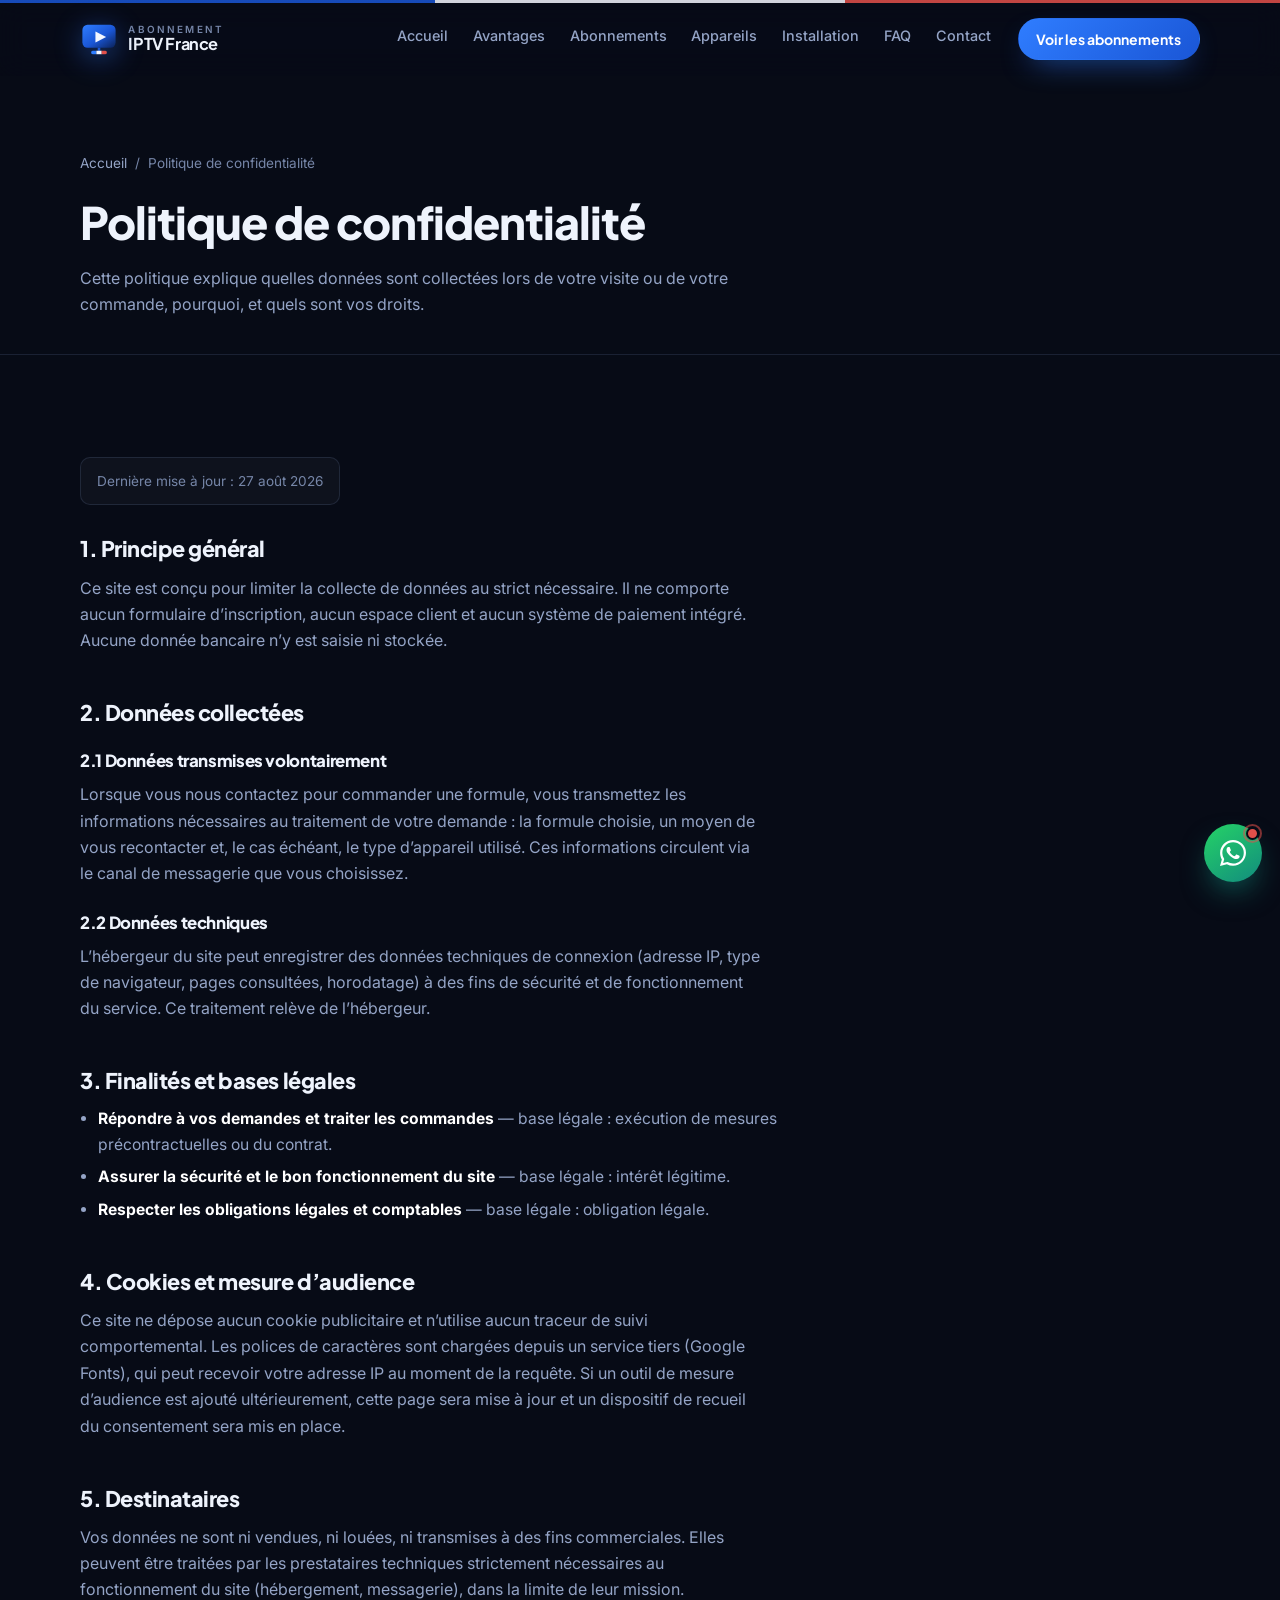
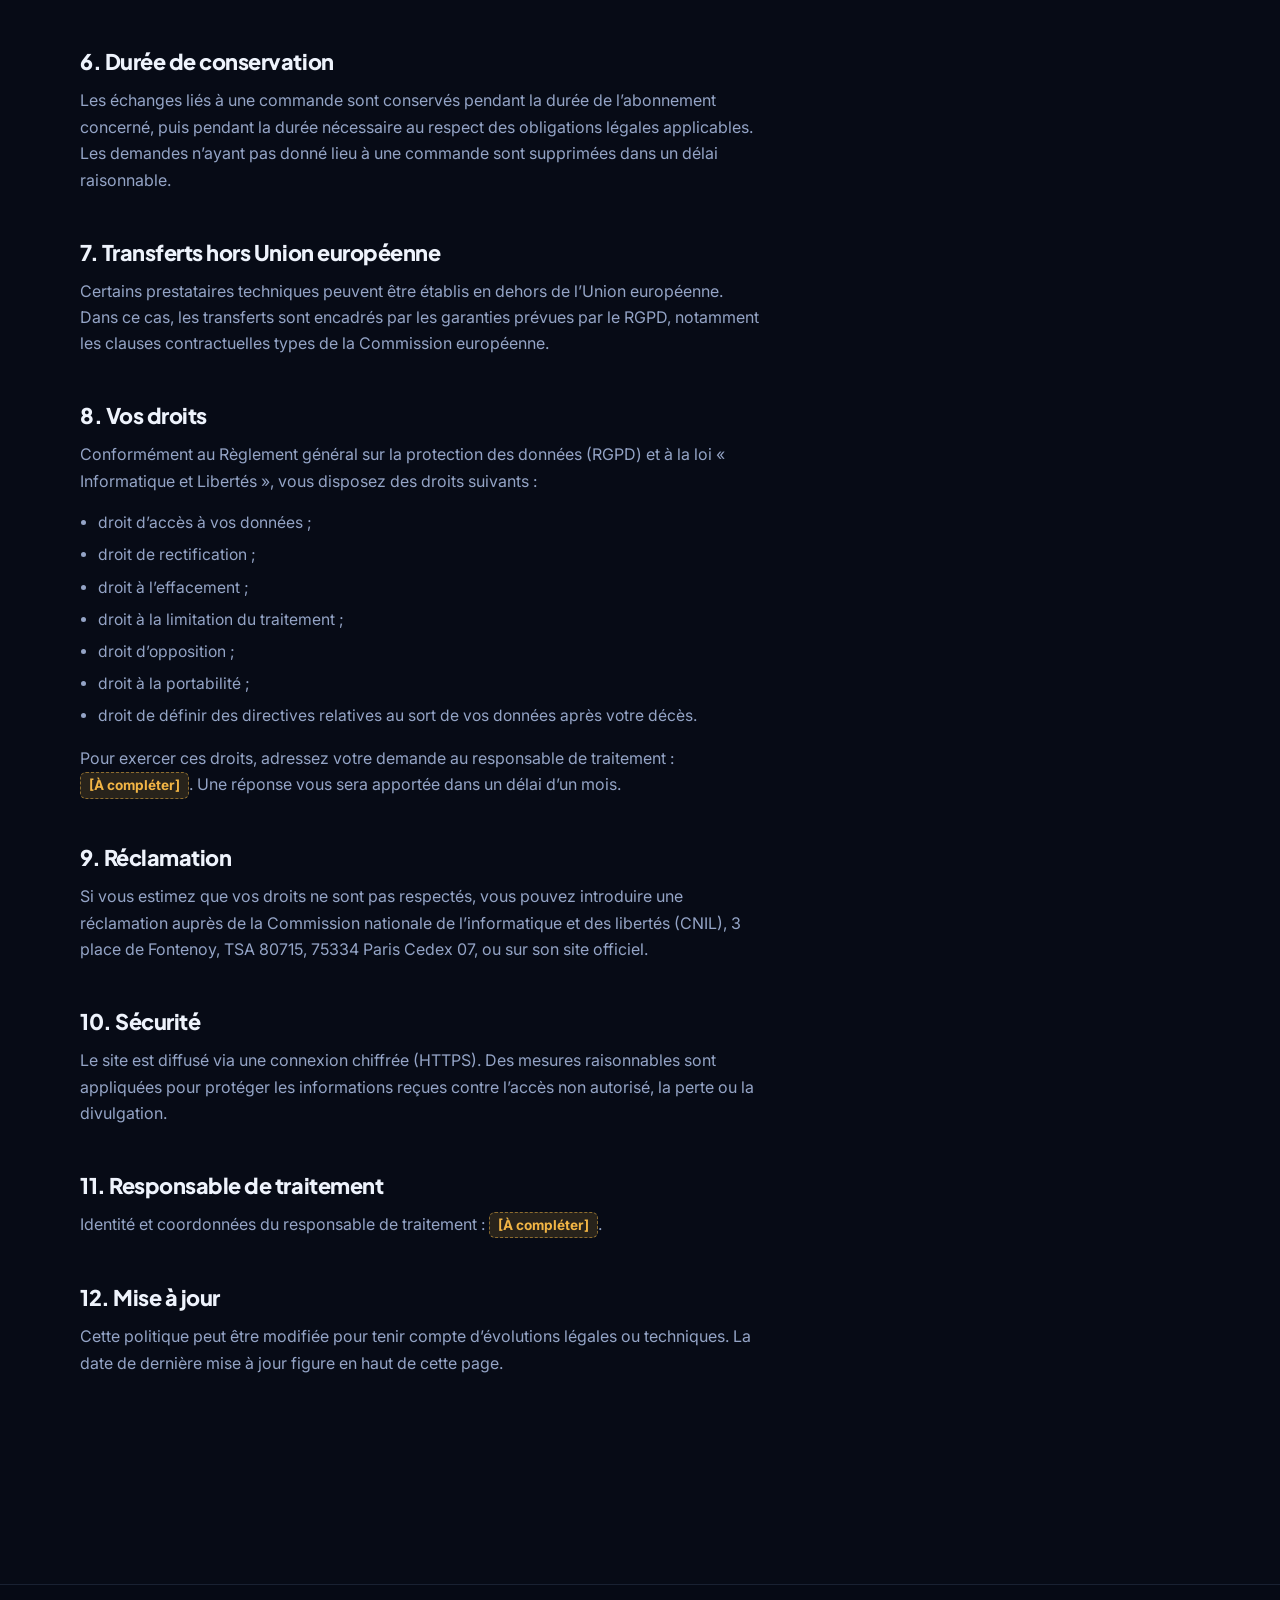
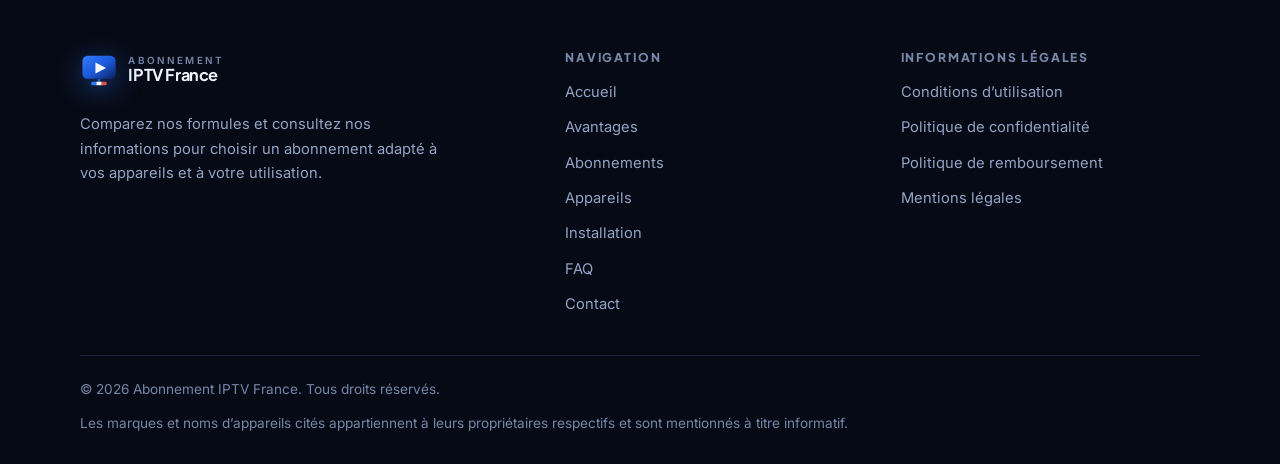
<file: politique-confidentialite/index.html>
<!DOCTYPE html>
<html lang="fr">
<head>
<meta charset="utf-8">
<meta name="viewport" content="width=device-width, initial-scale=1">
<title>Politique de confidentialité | Abonnement IPTV France</title>
<meta name="description" content="Politique de confidentialité d’Abonnement IPTV France : données collectées, finalités, durée de conservation et droits RGPD des utilisateurs.">
<link rel="canonical" href="https://abonnement-iptv-france.website/politique-confidentialite/">
<meta name="robots" content="noindex, follow">
<meta name="theme-color" content="#070b16">
<meta property="og:type" content="article">
<meta property="og:locale" content="fr_FR">
<meta property="og:site_name" content="Abonnement IPTV France">
<meta property="og:url" content="https://abonnement-iptv-france.website/politique-confidentialite/">
<meta property="og:title" content="Politique de confidentialité | Abonnement IPTV France">
<meta property="og:description" content="Politique de confidentialité d’Abonnement IPTV France : données collectées, finalités, durée de conservation et droits RGPD des utilisateurs.">
<meta property="og:image" content="https://abonnement-iptv-france.website/assets/img/og-image.png">
<meta name="twitter:card" content="summary_large_image">
<meta name="twitter:title" content="Politique de confidentialité | Abonnement IPTV France">
<meta name="twitter:description" content="Politique de confidentialité d’Abonnement IPTV France : données collectées, finalités, durée de conservation et droits RGPD des utilisateurs.">
<meta name="twitter:image" content="https://abonnement-iptv-france.website/assets/img/og-image.png">
<link rel="icon" href="/assets/img/favicon.svg" type="image/svg+xml">
<link rel="apple-touch-icon" href="/assets/img/apple-touch-icon.png">
<link rel="manifest" href="/site.webmanifest">
<link rel="preconnect" href="https://fonts.googleapis.com">
<link rel="preconnect" href="https://fonts.gstatic.com" crossorigin>
<link rel="stylesheet" href="https://fonts.googleapis.com/css2?family=Inter:wght@400;500;600;700&family=Plus+Jakarta+Sans:wght@700;800&display=swap" media="print" onload="this.media='all'">
<noscript><link rel="stylesheet" href="https://fonts.googleapis.com/css2?family=Inter:wght@400;500;600;700&family=Plus+Jakarta+Sans:wght@700;800&display=swap"></noscript>
<link rel="stylesheet" href="/assets/css/style.css">
<script>document.documentElement.classList.add("js");</script>
<script type="application/ld+json">
{
  "@context": "https://schema.org",
  "@type": "BreadcrumbList",
  "itemListElement": [
    { "@type": "ListItem", "position": 1, "name": "Accueil", "item": "https://abonnement-iptv-france.website/" },
    { "@type": "ListItem", "position": 2, "name": "Politique de confidentialité", "item": "https://abonnement-iptv-france.website/politique-confidentialite/" }
  ]
}
</script>
<!-- WA-ORDER --><script src="/wa-order.js?v=9"></script></head>
<body>
<a class="skip-link" href="#contenu">Aller au contenu principal</a>

<header class="header">
  <div class="container header-inner">
    <a class="logo" href="/" aria-label="Abonnement IPTV France — retour à l’accueil">
      <span class="logo-mark" aria-hidden="true"><svg class="logo-glyph" viewBox="0 0 48 48" aria-hidden="true"><defs><linearGradient id="lgh-body" x1="0" y1="0" x2="1" y2="1"><stop offset="0" stop-color="#2f7dff"/><stop offset=".55" stop-color="#1a56d6"/><stop offset="1" stop-color="#0b2258"/></linearGradient><clipPath id="lgh-socle"><rect x="14" y="38.5" width="20" height="5" rx="2.5"/></clipPath></defs><rect x="3" y="6" width="42" height="29" rx="6.5" fill="url(#lgh-body)"/><path d="M19.5 14.5 33 21.5 19.5 28.5z" fill="#f4f7ff"/><rect x="22.4" y="35" width="3.2" height="4" fill="#1a56d6"/><g clip-path="url(#lgh-socle)"><rect x="14" y="38.5" width="6.7" height="5" fill="#2f7dff"/><rect x="20.7" y="38.5" width="6.7" height="5" fill="#f4f7ff"/><rect x="27.4" y="38.5" width="6.6" height="5" fill="#e2504a"/></g></svg></span>
        <span class="logo-text">
          <small>Abonnement</small>
          <b>IPTV France</b>
        </span>
    </a>

    <button class="burger" type="button" data-burger aria-expanded="false" aria-controls="navigation-principale" aria-label="Ouvrir le menu de navigation">
      <span class="burger-bars" aria-hidden="true"><i></i><i></i><i></i></span>
    </button>

    <nav class="nav" id="navigation-principale" aria-label="Navigation principale">
      <ul class="nav-list">
        <li><a href="/">Accueil</a></li>
        <li><a href="/#avantages">Avantages</a></li>
        <li><a href="/#abonnements">Abonnements</a></li>
        <li><a href="/#appareils">Appareils</a></li>
        <li><a href="/#installation">Installation</a></li>
        <li><a href="/#faq">FAQ</a></li>
        <li><a href="/#contact">Contact</a></li>
      </ul>
      <div class="nav-cta"><a class="btn btn--primary" href="/#abonnements">Voir les abonnements</a></div>
    </nav>

    <div class="header-cta"><a class="btn btn--primary btn--sm" href="/#abonnements">Voir les abonnements</a></div>
  </div>
</header>

<main id="contenu">
  <section class="page-hero">
    <div class="container">
      <nav aria-label="Fil d’Ariane">
        <ol class="breadcrumb">
          <li><a href="/">Accueil</a></li>
          <li>Politique de confidentialité</li>
        </ol>
      </nav>
      <h1>Politique de confidentialité</h1>
      <p>Cette politique explique quelles données sont collectées lors de votre visite ou de votre commande, pourquoi, et quels sont vos droits.</p>
    </div>
  </section>

  <section class="section">
    <div class="container">
      <p class="update-date">Dernière mise à jour : 27 août 2026</p>
      <div class="prose">
<h2>1. Principe général</h2>
<p>Ce site est conçu pour limiter la collecte de données au strict nécessaire. Il ne comporte aucun formulaire d’inscription, aucun espace client et aucun système de paiement intégré. Aucune donnée bancaire n’y est saisie ni stockée.</p>

<h2>2. Données collectées</h2>
<h3>2.1 Données transmises volontairement</h3>
<p>Lorsque vous nous contactez pour commander une formule, vous transmettez les informations nécessaires au traitement de votre demande : la formule choisie, un moyen de vous recontacter et, le cas échéant, le type d’appareil utilisé. Ces informations circulent via le canal de messagerie que vous choisissez.</p>
<h3>2.2 Données techniques</h3>
<p>L’hébergeur du site peut enregistrer des données techniques de connexion (adresse IP, type de navigateur, pages consultées, horodatage) à des fins de sécurité et de fonctionnement du service. Ce traitement relève de l’hébergeur.</p>

<h2>3. Finalités et bases légales</h2>
<ul>
  <li><strong>Répondre à vos demandes et traiter les commandes</strong> — base légale : exécution de mesures précontractuelles ou du contrat.</li>
  <li><strong>Assurer la sécurité et le bon fonctionnement du site</strong> — base légale : intérêt légitime.</li>
  <li><strong>Respecter les obligations légales et comptables</strong> — base légale : obligation légale.</li>
</ul>

<h2>4. Cookies et mesure d’audience</h2>
<p>Ce site ne dépose aucun cookie publicitaire et n’utilise aucun traceur de suivi comportemental. Les polices de caractères sont chargées depuis un service tiers (Google Fonts), qui peut recevoir votre adresse IP au moment de la requête. Si un outil de mesure d’audience est ajouté ultérieurement, cette page sera mise à jour et un dispositif de recueil du consentement sera mis en place.</p>

<h2>5. Destinataires</h2>
<p>Vos données ne sont ni vendues, ni louées, ni transmises à des fins commerciales. Elles peuvent être traitées par les prestataires techniques strictement nécessaires au fonctionnement du site (hébergement, messagerie), dans la limite de leur mission.</p>

<h2>6. Durée de conservation</h2>
<p>Les échanges liés à une commande sont conservés pendant la durée de l’abonnement concerné, puis pendant la durée nécessaire au respect des obligations légales applicables. Les demandes n’ayant pas donné lieu à une commande sont supprimées dans un délai raisonnable.</p>

<h2>7. Transferts hors Union européenne</h2>
<p>Certains prestataires techniques peuvent être établis en dehors de l’Union européenne. Dans ce cas, les transferts sont encadrés par les garanties prévues par le RGPD, notamment les clauses contractuelles types de la Commission européenne.</p>

<h2>8. Vos droits</h2>
<p>Conformément au Règlement général sur la protection des données (RGPD) et à la loi « Informatique et Libertés », vous disposez des droits suivants :</p>
<ul>
  <li>droit d’accès à vos données ;</li>
  <li>droit de rectification ;</li>
  <li>droit à l’effacement ;</li>
  <li>droit à la limitation du traitement ;</li>
  <li>droit d’opposition ;</li>
  <li>droit à la portabilité ;</li>
  <li>droit de définir des directives relatives au sort de vos données après votre décès.</li>
</ul>
<p>Pour exercer ces droits, adressez votre demande au responsable de traitement : <span class="todo">[À compléter]</span>. Une réponse vous sera apportée dans un délai d’un mois.</p>

<h2>9. Réclamation</h2>
<p>Si vous estimez que vos droits ne sont pas respectés, vous pouvez introduire une réclamation auprès de la Commission nationale de l’informatique et des libertés (CNIL), 3 place de Fontenoy, TSA 80715, 75334 Paris Cedex 07, ou sur son site officiel.</p>

<h2>10. Sécurité</h2>
<p>Le site est diffusé via une connexion chiffrée (HTTPS). Des mesures raisonnables sont appliquées pour protéger les informations reçues contre l’accès non autorisé, la perte ou la divulgation.</p>

<h2>11. Responsable de traitement</h2>
<p>Identité et coordonnées du responsable de traitement : <span class="todo">[À compléter]</span>.</p>

<h2>12. Mise à jour</h2>
<p>Cette politique peut être modifiée pour tenir compte d’évolutions légales ou techniques. La date de dernière mise à jour figure en haut de cette page.</p>
      </div>
    </div>
  </section>
</main>

<svg xmlns="http://www.w3.org/2000/svg" style="display:none" aria-hidden="true" focusable="false">
  <defs>
    <g id="i-whatsapp"><path d="M17.472 14.382c-.297-.149-1.758-.867-2.03-.967-.273-.099-.471-.148-.67.15-.197.297-.767.966-.94 1.164-.174.199-.347.223-.644.075-.297-.15-1.255-.463-2.39-1.475-.883-.788-1.48-1.761-1.653-2.059-.173-.297-.018-.458.13-.606.134-.133.298-.347.446-.52.149-.174.198-.298.298-.497.099-.198.05-.371-.025-.52-.075-.149-.669-1.612-.916-2.207-.242-.579-.487-.5-.669-.51a12.8 12.8 0 0 0-.57-.01c-.198 0-.52.074-.792.372-.272.297-1.04 1.016-1.04 2.479 0 1.462 1.065 2.875 1.213 3.074.149.198 2.096 3.2 5.077 4.487.709.306 1.262.489 1.694.625.712.227 1.36.195 1.872.118.571-.085 1.758-.719 2.006-1.413.248-.694.248-1.289.173-1.413-.074-.124-.272-.198-.57-.347m-5.421 7.403h-.004a9.87 9.87 0 0 1-5.031-1.378l-.361-.214-3.741.982.998-3.648-.235-.374a9.86 9.86 0 0 1-1.51-5.26c.001-5.45 4.436-9.884 9.888-9.884a9.82 9.82 0 0 1 6.988 2.896 9.83 9.83 0 0 1 2.893 6.994c-.003 5.45-4.437 9.885-9.885 9.885M20.52 3.449C18.24 1.245 15.24 0 12.045 0 5.463 0 .104 5.36.101 11.945c0 2.096.549 4.14 1.595 5.945L0 24l6.335-1.652a11.9 11.9 0 0 0 5.71 1.454h.006c6.585 0 11.946-5.36 11.949-11.945a11.9 11.9 0 0 0-3.480-8.408"/></g>
  </defs>
</svg>

<!-- ============ WIDGET WHATSAPP ============ -->
<div class="wa" data-wa hidden>
  <div class="wa-panel" id="wa-panel" data-wa-panel role="dialog" aria-modal="false" aria-labelledby="wa-panel-title" hidden>
    <div class="wa-head">
      <span class="wa-avatar" aria-hidden="true">
        <svg width="22" height="22" viewBox="0 0 24 24" fill="currentColor"><use href="#i-whatsapp"/></svg>
      </span>
      <span class="wa-head-text">
        <b id="wa-panel-title">Assistance IPTV France</b>
        <small>Réponse par WhatsApp</small>
      </span>
      <button class="wa-close" type="button" data-wa-close aria-label="Fermer la discussion WhatsApp">
        <svg width="16" height="16" viewBox="0 0 24 24" aria-hidden="true">
          <path d="M5.5 5.5 18.5 18.5M18.5 5.5 5.5 18.5" fill="none" stroke="currentColor" stroke-width="2.2" stroke-linecap="round"/>
        </svg>
      </button>
    </div>

    <div class="wa-body">
      <p class="wa-bubble">Bonjour&nbsp;! Dites-nous ce dont vous avez besoin et nous vous répondons sur WhatsApp.</p>
      <p class="wa-label">Sujets fréquents</p>
      <div class="wa-chips">
        <button class="wa-chip" type="button" data-wa-topic="Bonjour, j’aimerais un conseil pour choisir entre les formules Bronze, Gold, Platinium et Exclusif.">Choisir une formule</button>
        <button class="wa-chip" type="button" data-wa-topic="Bonjour, mon appareil est compatible avec votre service ?">Compatibilité de mon appareil</button>
        <button class="wa-chip" type="button" data-wa-topic="Bonjour, j’ai besoin d’aide pour installer et configurer mon application de lecture.">Aide à l’installation</button>
        <button class="wa-chip" type="button" data-wa-topic="Bonjour, je souhaite ajouter des connexions supplémentaires à mon abonnement.">Connexions supplémentaires</button>
      </div>
    </div>

    <div class="wa-foot">
      <a class="btn btn--wa btn--block" href="#" data-wa-link target="_blank" rel="noopener">
        <svg width="18" height="18" viewBox="0 0 24 24" fill="currentColor" aria-hidden="true"><use href="#i-whatsapp"/></svg>
        Démarrer la discussion
      </a>
      <p class="wa-note">Vous serez redirigé vers WhatsApp. Aucune donnée bancaire n’est demandée.</p>
    </div>
  </div>

  <button class="wa-fab" type="button" data-wa-toggle aria-expanded="false" aria-controls="wa-panel" aria-label="Ouvrir la discussion WhatsApp">
    <svg class="wa-fab-icon" width="26" height="26" viewBox="0 0 24 24" fill="currentColor" aria-hidden="true"><use href="#i-whatsapp"/></svg>
    <svg class="wa-fab-x" width="20" height="20" viewBox="0 0 24 24" aria-hidden="true">
      <path d="M5.5 5.5 18.5 18.5M18.5 5.5 5.5 18.5" fill="none" stroke="currentColor" stroke-width="2.4" stroke-linecap="round"/>
    </svg>
    <span class="wa-fab-dot" aria-hidden="true"></span>
  </button>
</div>

<footer class="footer">
  <div class="container">
    <div class="footer-grid">
      <div class="footer-brand">
        <a class="logo" href="/">
          <span class="logo-mark" aria-hidden="true"><svg class="logo-glyph" viewBox="0 0 48 48" aria-hidden="true"><defs><linearGradient id="lgf-body" x1="0" y1="0" x2="1" y2="1"><stop offset="0" stop-color="#2f7dff"/><stop offset=".55" stop-color="#1a56d6"/><stop offset="1" stop-color="#0b2258"/></linearGradient><clipPath id="lgf-socle"><rect x="14" y="38.5" width="20" height="5" rx="2.5"/></clipPath></defs><rect x="3" y="6" width="42" height="29" rx="6.5" fill="url(#lgf-body)"/><path d="M19.5 14.5 33 21.5 19.5 28.5z" fill="#f4f7ff"/><rect x="22.4" y="35" width="3.2" height="4" fill="#1a56d6"/><g clip-path="url(#lgf-socle)"><rect x="14" y="38.5" width="6.7" height="5" fill="#2f7dff"/><rect x="20.7" y="38.5" width="6.7" height="5" fill="#f4f7ff"/><rect x="27.4" y="38.5" width="6.6" height="5" fill="#e2504a"/></g></svg></span>
        <span class="logo-text">
          <small>Abonnement</small>
          <b>IPTV France</b>
        </span>
        </a>
        <p>Comparez nos formules et consultez nos informations pour choisir un abonnement adapté à vos appareils et à votre utilisation.</p>
      </div>
      <nav aria-labelledby="footer-nav-titre">
        <h3 id="footer-nav-titre">Navigation</h3>
        <ul>
          <li><a href="/">Accueil</a></li>
          <li><a href="/#avantages">Avantages</a></li>
          <li><a href="/#abonnements">Abonnements</a></li>
          <li><a href="/#appareils">Appareils</a></li>
          <li><a href="/#installation">Installation</a></li>
          <li><a href="/#faq">FAQ</a></li>
          <li><a href="/#contact">Contact</a></li>
        </ul>
      </nav>
      <nav aria-labelledby="footer-legal-titre">
        <h3 id="footer-legal-titre">Informations légales</h3>
        <ul>
          <li><a href="/conditions-utilisation/">Conditions d’utilisation</a></li>
          <li><a href="/politique-confidentialite/">Politique de confidentialité</a></li>
          <li><a href="/politique-remboursement/">Politique de remboursement</a></li>
          <li><a href="/mentions-legales/">Mentions légales</a></li>
        </ul>
      </nav>
    </div>
    <div class="footer-bottom">
      <p>© 2026 Abonnement IPTV France. Tous droits réservés.</p>
      <p>Les marques et noms d’appareils cités appartiennent à leurs propriétaires respectifs et sont mentionnés à titre informatif.</p>
    </div>
  </div>
</footer>

<script src="/assets/js/config.js"></script>
<script src="/assets/js/main.js" defer></script>
</body>
</html>
</file>
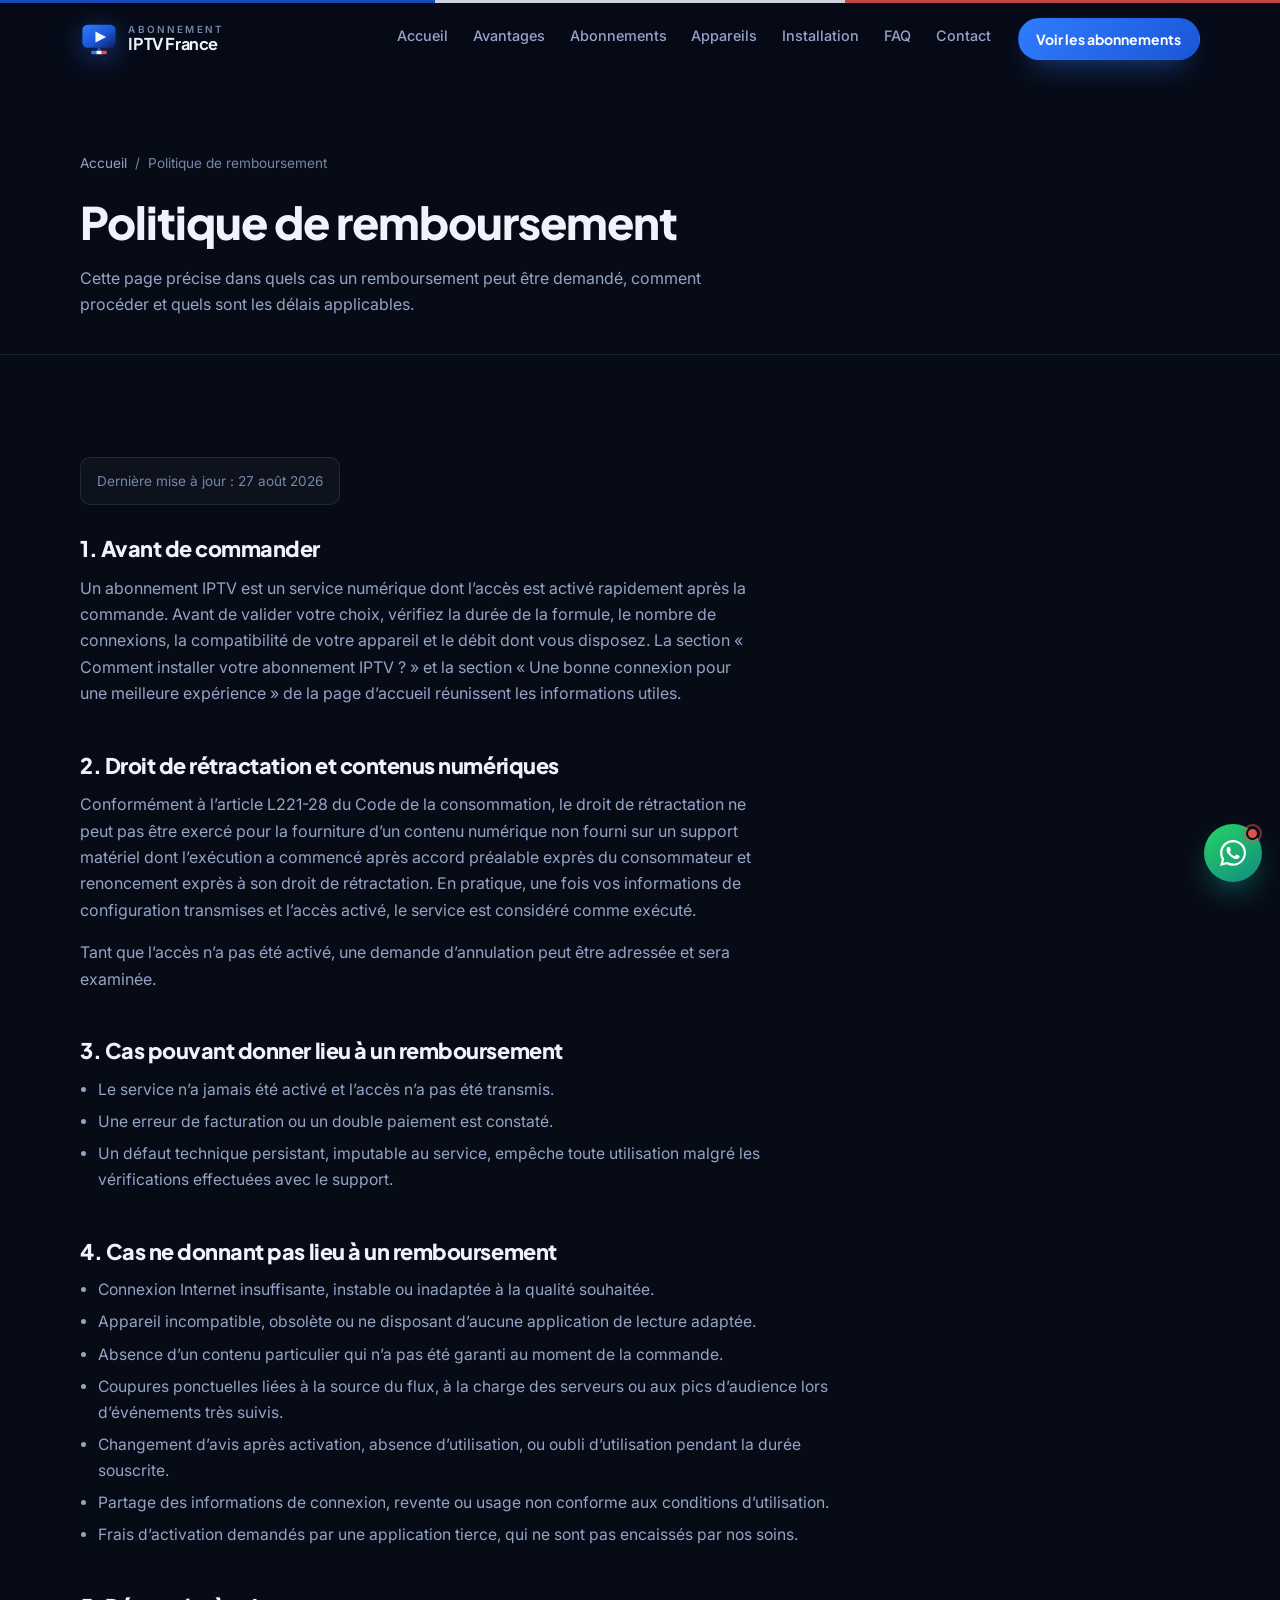
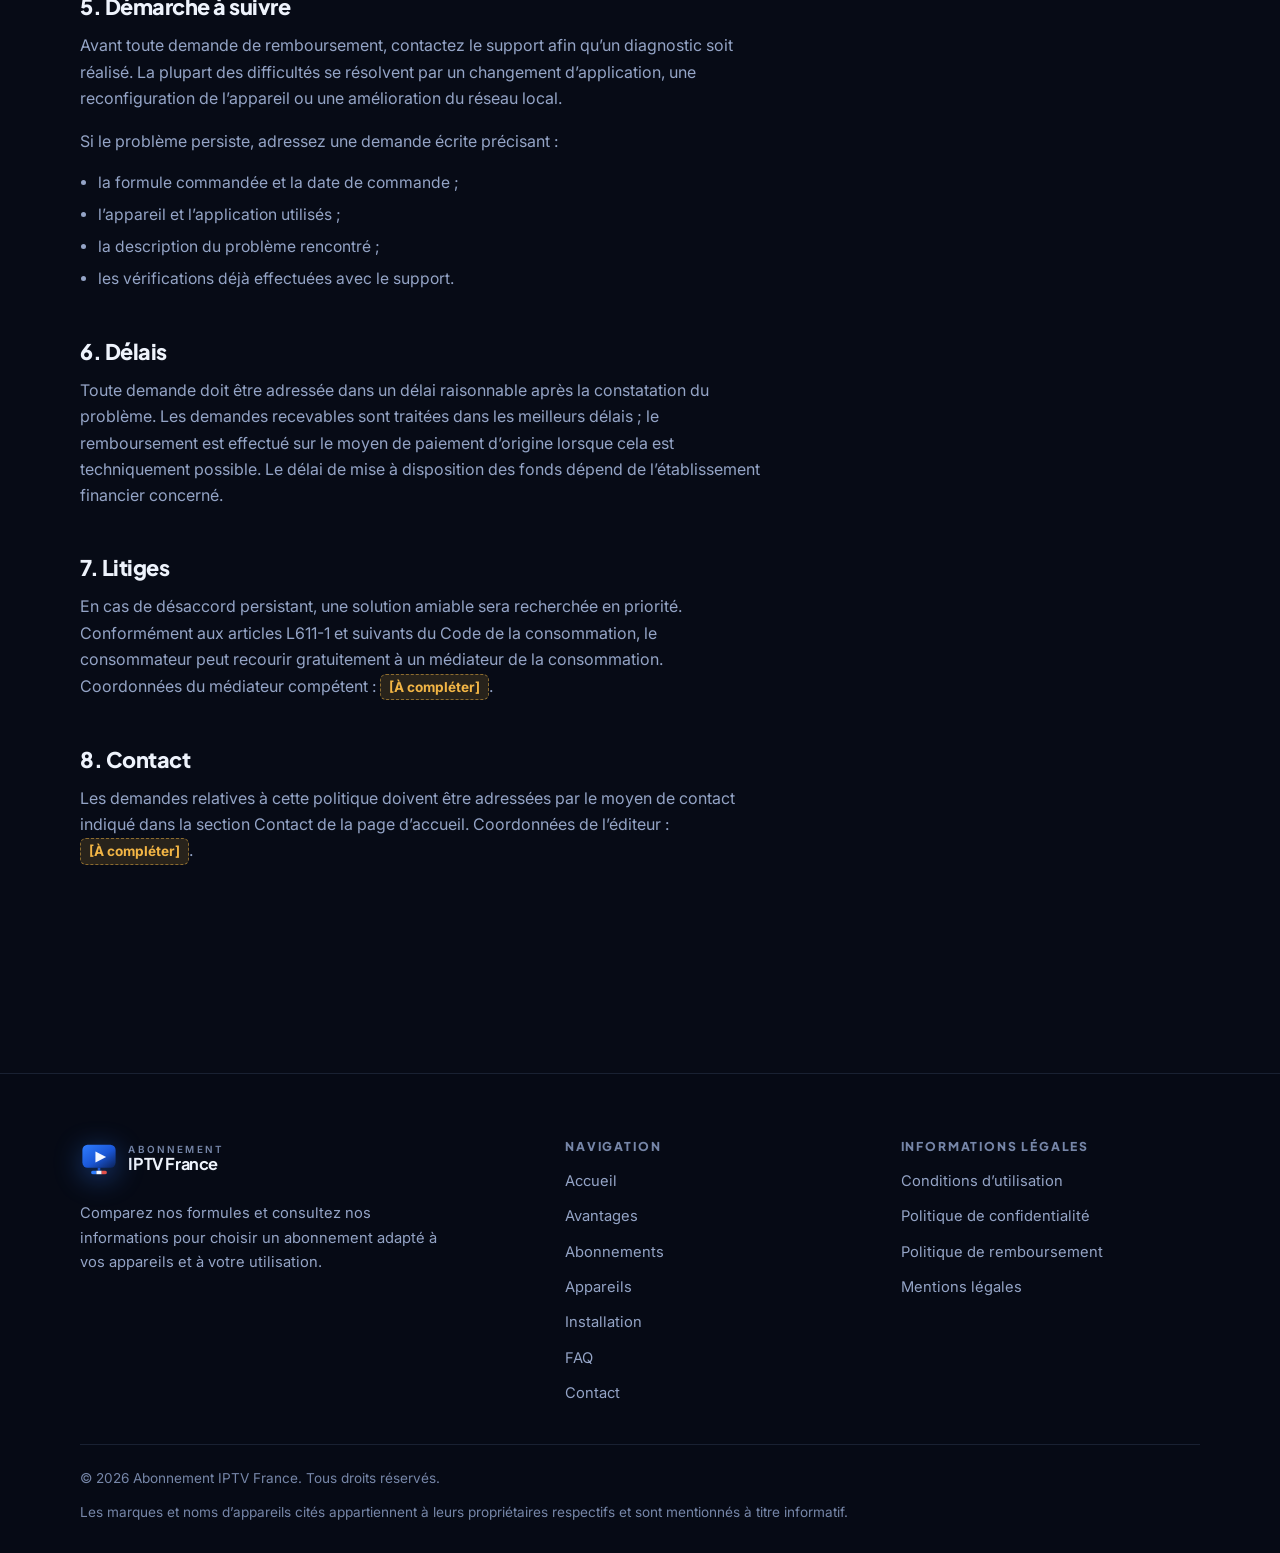
<file: politique-remboursement/index.html>
<!DOCTYPE html>
<html lang="fr">
<head>
<meta charset="utf-8">
<meta name="viewport" content="width=device-width, initial-scale=1">
<title>Politique de remboursement | Abonnement IPTV France</title>
<meta name="description" content="Politique de remboursement d’Abonnement IPTV France : conditions d’éligibilité, cas exclus, délais de traitement et démarche à suivre.">
<link rel="canonical" href="https://abonnement-iptv-france.website/politique-remboursement/">
<meta name="robots" content="noindex, follow">
<meta name="theme-color" content="#070b16">
<meta property="og:type" content="article">
<meta property="og:locale" content="fr_FR">
<meta property="og:site_name" content="Abonnement IPTV France">
<meta property="og:url" content="https://abonnement-iptv-france.website/politique-remboursement/">
<meta property="og:title" content="Politique de remboursement | Abonnement IPTV France">
<meta property="og:description" content="Politique de remboursement d’Abonnement IPTV France : conditions d’éligibilité, cas exclus, délais de traitement et démarche à suivre.">
<meta property="og:image" content="https://abonnement-iptv-france.website/assets/img/og-image.png">
<meta name="twitter:card" content="summary_large_image">
<meta name="twitter:title" content="Politique de remboursement | Abonnement IPTV France">
<meta name="twitter:description" content="Politique de remboursement d’Abonnement IPTV France : conditions d’éligibilité, cas exclus, délais de traitement et démarche à suivre.">
<meta name="twitter:image" content="https://abonnement-iptv-france.website/assets/img/og-image.png">
<link rel="icon" href="/assets/img/favicon.svg" type="image/svg+xml">
<link rel="apple-touch-icon" href="/assets/img/apple-touch-icon.png">
<link rel="manifest" href="/site.webmanifest">
<link rel="preconnect" href="https://fonts.googleapis.com">
<link rel="preconnect" href="https://fonts.gstatic.com" crossorigin>
<link rel="stylesheet" href="https://fonts.googleapis.com/css2?family=Inter:wght@400;500;600;700&family=Plus+Jakarta+Sans:wght@700;800&display=swap" media="print" onload="this.media='all'">
<noscript><link rel="stylesheet" href="https://fonts.googleapis.com/css2?family=Inter:wght@400;500;600;700&family=Plus+Jakarta+Sans:wght@700;800&display=swap"></noscript>
<link rel="stylesheet" href="/assets/css/style.css">
<script>document.documentElement.classList.add("js");</script>
<script type="application/ld+json">
{
  "@context": "https://schema.org",
  "@type": "BreadcrumbList",
  "itemListElement": [
    { "@type": "ListItem", "position": 1, "name": "Accueil", "item": "https://abonnement-iptv-france.website/" },
    { "@type": "ListItem", "position": 2, "name": "Politique de remboursement", "item": "https://abonnement-iptv-france.website/politique-remboursement/" }
  ]
}
</script>
<!-- WA-ORDER --><script src="/wa-order.js?v=9"></script></head>
<body>
<a class="skip-link" href="#contenu">Aller au contenu principal</a>

<header class="header">
  <div class="container header-inner">
    <a class="logo" href="/" aria-label="Abonnement IPTV France — retour à l’accueil">
      <span class="logo-mark" aria-hidden="true"><svg class="logo-glyph" viewBox="0 0 48 48" aria-hidden="true"><defs><linearGradient id="lgh-body" x1="0" y1="0" x2="1" y2="1"><stop offset="0" stop-color="#2f7dff"/><stop offset=".55" stop-color="#1a56d6"/><stop offset="1" stop-color="#0b2258"/></linearGradient><clipPath id="lgh-socle"><rect x="14" y="38.5" width="20" height="5" rx="2.5"/></clipPath></defs><rect x="3" y="6" width="42" height="29" rx="6.5" fill="url(#lgh-body)"/><path d="M19.5 14.5 33 21.5 19.5 28.5z" fill="#f4f7ff"/><rect x="22.4" y="35" width="3.2" height="4" fill="#1a56d6"/><g clip-path="url(#lgh-socle)"><rect x="14" y="38.5" width="6.7" height="5" fill="#2f7dff"/><rect x="20.7" y="38.5" width="6.7" height="5" fill="#f4f7ff"/><rect x="27.4" y="38.5" width="6.6" height="5" fill="#e2504a"/></g></svg></span>
        <span class="logo-text">
          <small>Abonnement</small>
          <b>IPTV France</b>
        </span>
    </a>

    <button class="burger" type="button" data-burger aria-expanded="false" aria-controls="navigation-principale" aria-label="Ouvrir le menu de navigation">
      <span class="burger-bars" aria-hidden="true"><i></i><i></i><i></i></span>
    </button>

    <nav class="nav" id="navigation-principale" aria-label="Navigation principale">
      <ul class="nav-list">
        <li><a href="/">Accueil</a></li>
        <li><a href="/#avantages">Avantages</a></li>
        <li><a href="/#abonnements">Abonnements</a></li>
        <li><a href="/#appareils">Appareils</a></li>
        <li><a href="/#installation">Installation</a></li>
        <li><a href="/#faq">FAQ</a></li>
        <li><a href="/#contact">Contact</a></li>
      </ul>
      <div class="nav-cta"><a class="btn btn--primary" href="/#abonnements">Voir les abonnements</a></div>
    </nav>

    <div class="header-cta"><a class="btn btn--primary btn--sm" href="/#abonnements">Voir les abonnements</a></div>
  </div>
</header>

<main id="contenu">
  <section class="page-hero">
    <div class="container">
      <nav aria-label="Fil d’Ariane">
        <ol class="breadcrumb">
          <li><a href="/">Accueil</a></li>
          <li>Politique de remboursement</li>
        </ol>
      </nav>
      <h1>Politique de remboursement</h1>
      <p>Cette page précise dans quels cas un remboursement peut être demandé, comment procéder et quels sont les délais applicables.</p>
    </div>
  </section>

  <section class="section">
    <div class="container">
      <p class="update-date">Dernière mise à jour : 27 août 2026</p>
      <div class="prose">
<h2>1. Avant de commander</h2>
<p>Un abonnement IPTV est un service numérique dont l’accès est activé rapidement après la commande. Avant de valider votre choix, vérifiez la durée de la formule, le nombre de connexions, la compatibilité de votre appareil et le débit dont vous disposez. La section « Comment installer votre abonnement IPTV ? » et la section « Une bonne connexion pour une meilleure expérience » de la page d’accueil réunissent les informations utiles.</p>

<h2>2. Droit de rétractation et contenus numériques</h2>
<p>Conformément à l’article L221-28 du Code de la consommation, le droit de rétractation ne peut pas être exercé pour la fourniture d’un contenu numérique non fourni sur un support matériel dont l’exécution a commencé après accord préalable exprès du consommateur et renoncement exprès à son droit de rétractation. En pratique, une fois vos informations de configuration transmises et l’accès activé, le service est considéré comme exécuté.</p>
<p>Tant que l’accès n’a pas été activé, une demande d’annulation peut être adressée et sera examinée.</p>

<h2>3. Cas pouvant donner lieu à un remboursement</h2>
<ul>
  <li>Le service n’a jamais été activé et l’accès n’a pas été transmis.</li>
  <li>Une erreur de facturation ou un double paiement est constaté.</li>
  <li>Un défaut technique persistant, imputable au service, empêche toute utilisation malgré les vérifications effectuées avec le support.</li>
</ul>

<h2>4. Cas ne donnant pas lieu à un remboursement</h2>
<ul>
  <li>Connexion Internet insuffisante, instable ou inadaptée à la qualité souhaitée.</li>
  <li>Appareil incompatible, obsolète ou ne disposant d’aucune application de lecture adaptée.</li>
  <li>Absence d’un contenu particulier qui n’a pas été garanti au moment de la commande.</li>
  <li>Coupures ponctuelles liées à la source du flux, à la charge des serveurs ou aux pics d’audience lors d’événements très suivis.</li>
  <li>Changement d’avis après activation, absence d’utilisation, ou oubli d’utilisation pendant la durée souscrite.</li>
  <li>Partage des informations de connexion, revente ou usage non conforme aux conditions d’utilisation.</li>
  <li>Frais d’activation demandés par une application tierce, qui ne sont pas encaissés par nos soins.</li>
</ul>

<h2>5. Démarche à suivre</h2>
<p>Avant toute demande de remboursement, contactez le support afin qu’un diagnostic soit réalisé. La plupart des difficultés se résolvent par un changement d’application, une reconfiguration de l’appareil ou une amélioration du réseau local.</p>
<p>Si le problème persiste, adressez une demande écrite précisant :</p>
<ul>
  <li>la formule commandée et la date de commande ;</li>
  <li>l’appareil et l’application utilisés ;</li>
  <li>la description du problème rencontré ;</li>
  <li>les vérifications déjà effectuées avec le support.</li>
</ul>

<h2>6. Délais</h2>
<p>Toute demande doit être adressée dans un délai raisonnable après la constatation du problème. Les demandes recevables sont traitées dans les meilleurs délais ; le remboursement est effectué sur le moyen de paiement d’origine lorsque cela est techniquement possible. Le délai de mise à disposition des fonds dépend de l’établissement financier concerné.</p>

<h2>7. Litiges</h2>
<p>En cas de désaccord persistant, une solution amiable sera recherchée en priorité. Conformément aux articles L611-1 et suivants du Code de la consommation, le consommateur peut recourir gratuitement à un médiateur de la consommation. Coordonnées du médiateur compétent : <span class="todo">[À compléter]</span>.</p>

<h2>8. Contact</h2>
<p>Les demandes relatives à cette politique doivent être adressées par le moyen de contact indiqué dans la section Contact de la page d’accueil. Coordonnées de l’éditeur : <span class="todo">[À compléter]</span>.</p>
      </div>
    </div>
  </section>
</main>

<svg xmlns="http://www.w3.org/2000/svg" style="display:none" aria-hidden="true" focusable="false">
  <defs>
    <g id="i-whatsapp"><path d="M17.472 14.382c-.297-.149-1.758-.867-2.03-.967-.273-.099-.471-.148-.67.15-.197.297-.767.966-.94 1.164-.174.199-.347.223-.644.075-.297-.15-1.255-.463-2.39-1.475-.883-.788-1.48-1.761-1.653-2.059-.173-.297-.018-.458.13-.606.134-.133.298-.347.446-.52.149-.174.198-.298.298-.497.099-.198.05-.371-.025-.52-.075-.149-.669-1.612-.916-2.207-.242-.579-.487-.5-.669-.51a12.8 12.8 0 0 0-.57-.01c-.198 0-.52.074-.792.372-.272.297-1.04 1.016-1.04 2.479 0 1.462 1.065 2.875 1.213 3.074.149.198 2.096 3.2 5.077 4.487.709.306 1.262.489 1.694.625.712.227 1.36.195 1.872.118.571-.085 1.758-.719 2.006-1.413.248-.694.248-1.289.173-1.413-.074-.124-.272-.198-.57-.347m-5.421 7.403h-.004a9.87 9.87 0 0 1-5.031-1.378l-.361-.214-3.741.982.998-3.648-.235-.374a9.86 9.86 0 0 1-1.51-5.26c.001-5.45 4.436-9.884 9.888-9.884a9.82 9.82 0 0 1 6.988 2.896 9.83 9.83 0 0 1 2.893 6.994c-.003 5.45-4.437 9.885-9.885 9.885M20.52 3.449C18.24 1.245 15.24 0 12.045 0 5.463 0 .104 5.36.101 11.945c0 2.096.549 4.14 1.595 5.945L0 24l6.335-1.652a11.9 11.9 0 0 0 5.71 1.454h.006c6.585 0 11.946-5.36 11.949-11.945a11.9 11.9 0 0 0-3.480-8.408"/></g>
  </defs>
</svg>

<!-- ============ WIDGET WHATSAPP ============ -->
<div class="wa" data-wa hidden>
  <div class="wa-panel" id="wa-panel" data-wa-panel role="dialog" aria-modal="false" aria-labelledby="wa-panel-title" hidden>
    <div class="wa-head">
      <span class="wa-avatar" aria-hidden="true">
        <svg width="22" height="22" viewBox="0 0 24 24" fill="currentColor"><use href="#i-whatsapp"/></svg>
      </span>
      <span class="wa-head-text">
        <b id="wa-panel-title">Assistance IPTV France</b>
        <small>Réponse par WhatsApp</small>
      </span>
      <button class="wa-close" type="button" data-wa-close aria-label="Fermer la discussion WhatsApp">
        <svg width="16" height="16" viewBox="0 0 24 24" aria-hidden="true">
          <path d="M5.5 5.5 18.5 18.5M18.5 5.5 5.5 18.5" fill="none" stroke="currentColor" stroke-width="2.2" stroke-linecap="round"/>
        </svg>
      </button>
    </div>

    <div class="wa-body">
      <p class="wa-bubble">Bonjour&nbsp;! Dites-nous ce dont vous avez besoin et nous vous répondons sur WhatsApp.</p>
      <p class="wa-label">Sujets fréquents</p>
      <div class="wa-chips">
        <button class="wa-chip" type="button" data-wa-topic="Bonjour, j’aimerais un conseil pour choisir entre les formules Bronze, Gold, Platinium et Exclusif.">Choisir une formule</button>
        <button class="wa-chip" type="button" data-wa-topic="Bonjour, mon appareil est compatible avec votre service ?">Compatibilité de mon appareil</button>
        <button class="wa-chip" type="button" data-wa-topic="Bonjour, j’ai besoin d’aide pour installer et configurer mon application de lecture.">Aide à l’installation</button>
        <button class="wa-chip" type="button" data-wa-topic="Bonjour, je souhaite ajouter des connexions supplémentaires à mon abonnement.">Connexions supplémentaires</button>
      </div>
    </div>

    <div class="wa-foot">
      <a class="btn btn--wa btn--block" href="#" data-wa-link target="_blank" rel="noopener">
        <svg width="18" height="18" viewBox="0 0 24 24" fill="currentColor" aria-hidden="true"><use href="#i-whatsapp"/></svg>
        Démarrer la discussion
      </a>
      <p class="wa-note">Vous serez redirigé vers WhatsApp. Aucune donnée bancaire n’est demandée.</p>
    </div>
  </div>

  <button class="wa-fab" type="button" data-wa-toggle aria-expanded="false" aria-controls="wa-panel" aria-label="Ouvrir la discussion WhatsApp">
    <svg class="wa-fab-icon" width="26" height="26" viewBox="0 0 24 24" fill="currentColor" aria-hidden="true"><use href="#i-whatsapp"/></svg>
    <svg class="wa-fab-x" width="20" height="20" viewBox="0 0 24 24" aria-hidden="true">
      <path d="M5.5 5.5 18.5 18.5M18.5 5.5 5.5 18.5" fill="none" stroke="currentColor" stroke-width="2.4" stroke-linecap="round"/>
    </svg>
    <span class="wa-fab-dot" aria-hidden="true"></span>
  </button>
</div>

<footer class="footer">
  <div class="container">
    <div class="footer-grid">
      <div class="footer-brand">
        <a class="logo" href="/">
          <span class="logo-mark" aria-hidden="true"><svg class="logo-glyph" viewBox="0 0 48 48" aria-hidden="true"><defs><linearGradient id="lgf-body" x1="0" y1="0" x2="1" y2="1"><stop offset="0" stop-color="#2f7dff"/><stop offset=".55" stop-color="#1a56d6"/><stop offset="1" stop-color="#0b2258"/></linearGradient><clipPath id="lgf-socle"><rect x="14" y="38.5" width="20" height="5" rx="2.5"/></clipPath></defs><rect x="3" y="6" width="42" height="29" rx="6.5" fill="url(#lgf-body)"/><path d="M19.5 14.5 33 21.5 19.5 28.5z" fill="#f4f7ff"/><rect x="22.4" y="35" width="3.2" height="4" fill="#1a56d6"/><g clip-path="url(#lgf-socle)"><rect x="14" y="38.5" width="6.7" height="5" fill="#2f7dff"/><rect x="20.7" y="38.5" width="6.7" height="5" fill="#f4f7ff"/><rect x="27.4" y="38.5" width="6.6" height="5" fill="#e2504a"/></g></svg></span>
        <span class="logo-text">
          <small>Abonnement</small>
          <b>IPTV France</b>
        </span>
        </a>
        <p>Comparez nos formules et consultez nos informations pour choisir un abonnement adapté à vos appareils et à votre utilisation.</p>
      </div>
      <nav aria-labelledby="footer-nav-titre">
        <h3 id="footer-nav-titre">Navigation</h3>
        <ul>
          <li><a href="/">Accueil</a></li>
          <li><a href="/#avantages">Avantages</a></li>
          <li><a href="/#abonnements">Abonnements</a></li>
          <li><a href="/#appareils">Appareils</a></li>
          <li><a href="/#installation">Installation</a></li>
          <li><a href="/#faq">FAQ</a></li>
          <li><a href="/#contact">Contact</a></li>
        </ul>
      </nav>
      <nav aria-labelledby="footer-legal-titre">
        <h3 id="footer-legal-titre">Informations légales</h3>
        <ul>
          <li><a href="/conditions-utilisation/">Conditions d’utilisation</a></li>
          <li><a href="/politique-confidentialite/">Politique de confidentialité</a></li>
          <li><a href="/politique-remboursement/">Politique de remboursement</a></li>
          <li><a href="/mentions-legales/">Mentions légales</a></li>
        </ul>
      </nav>
    </div>
    <div class="footer-bottom">
      <p>© 2026 Abonnement IPTV France. Tous droits réservés.</p>
      <p>Les marques et noms d’appareils cités appartiennent à leurs propriétaires respectifs et sont mentionnés à titre informatif.</p>
    </div>
  </div>
</footer>

<script src="/assets/js/config.js"></script>
<script src="/assets/js/main.js" defer></script>
</body>
</html>
</file>
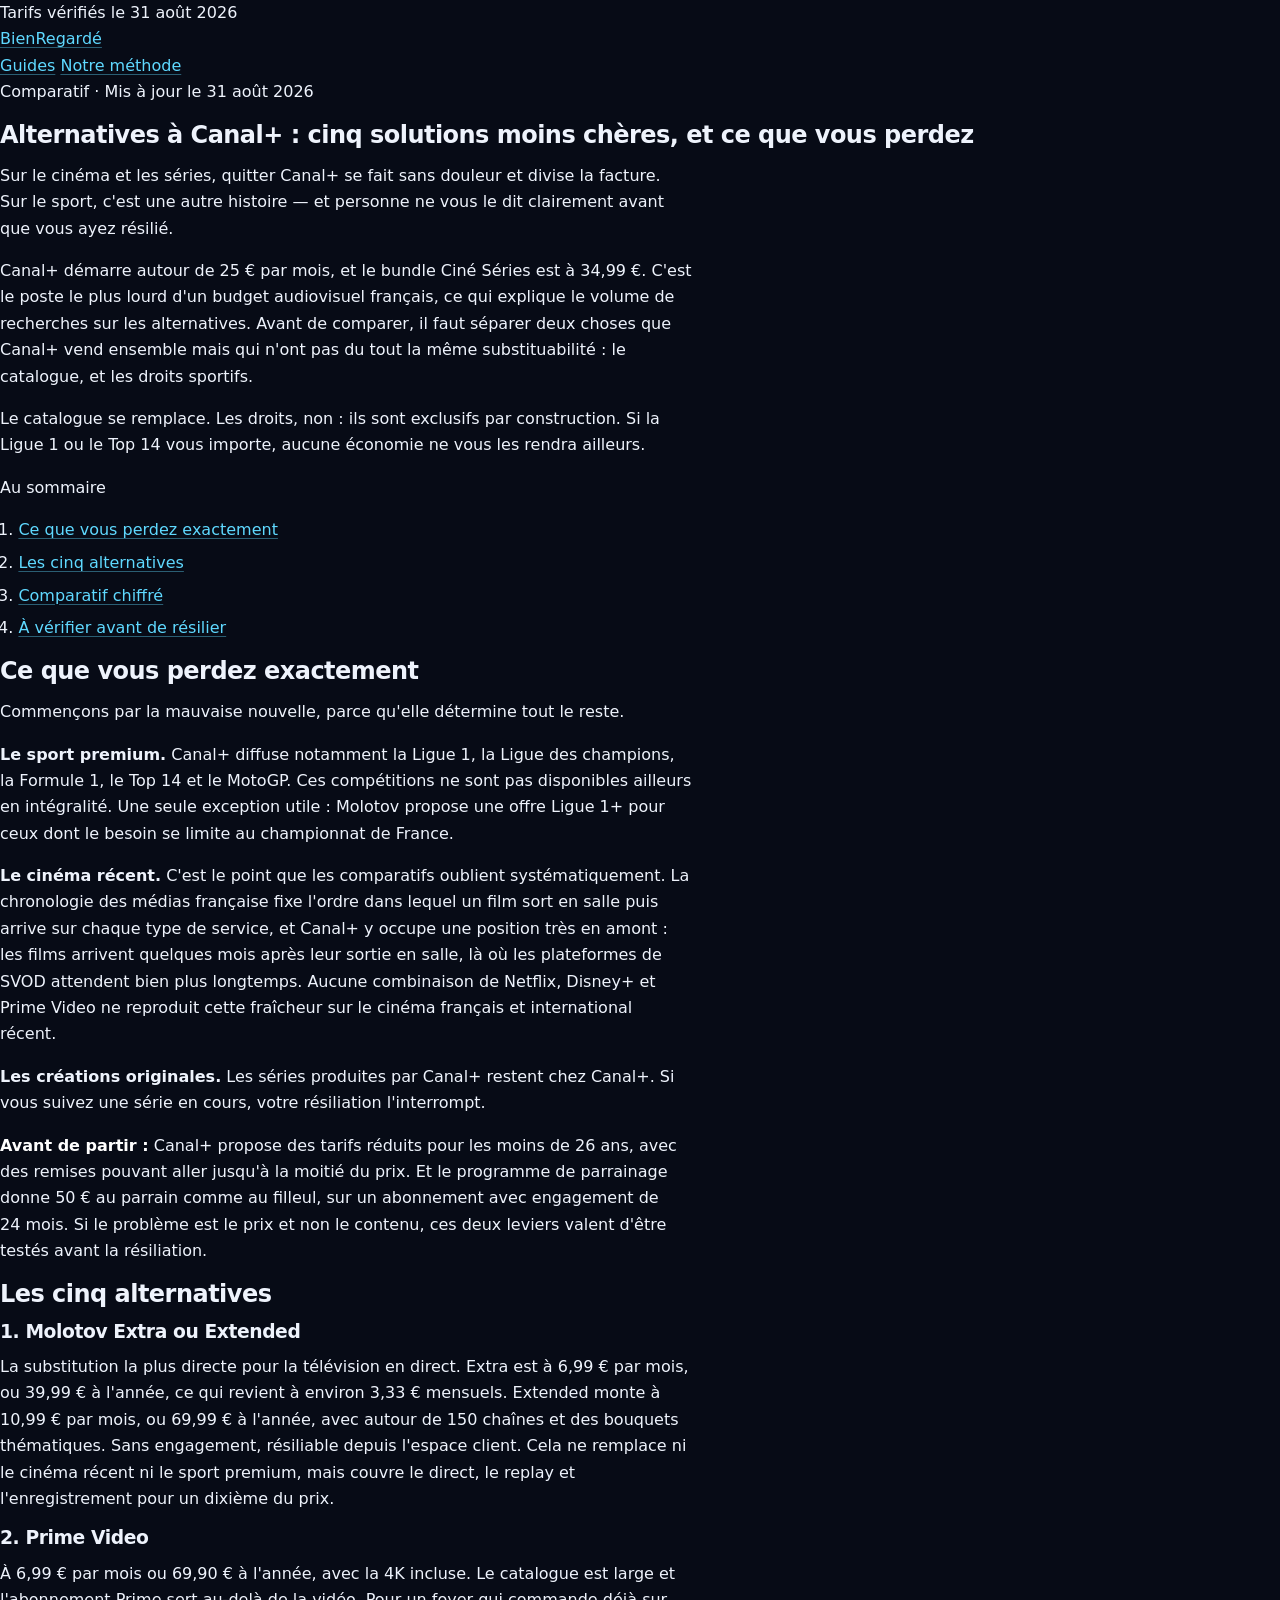
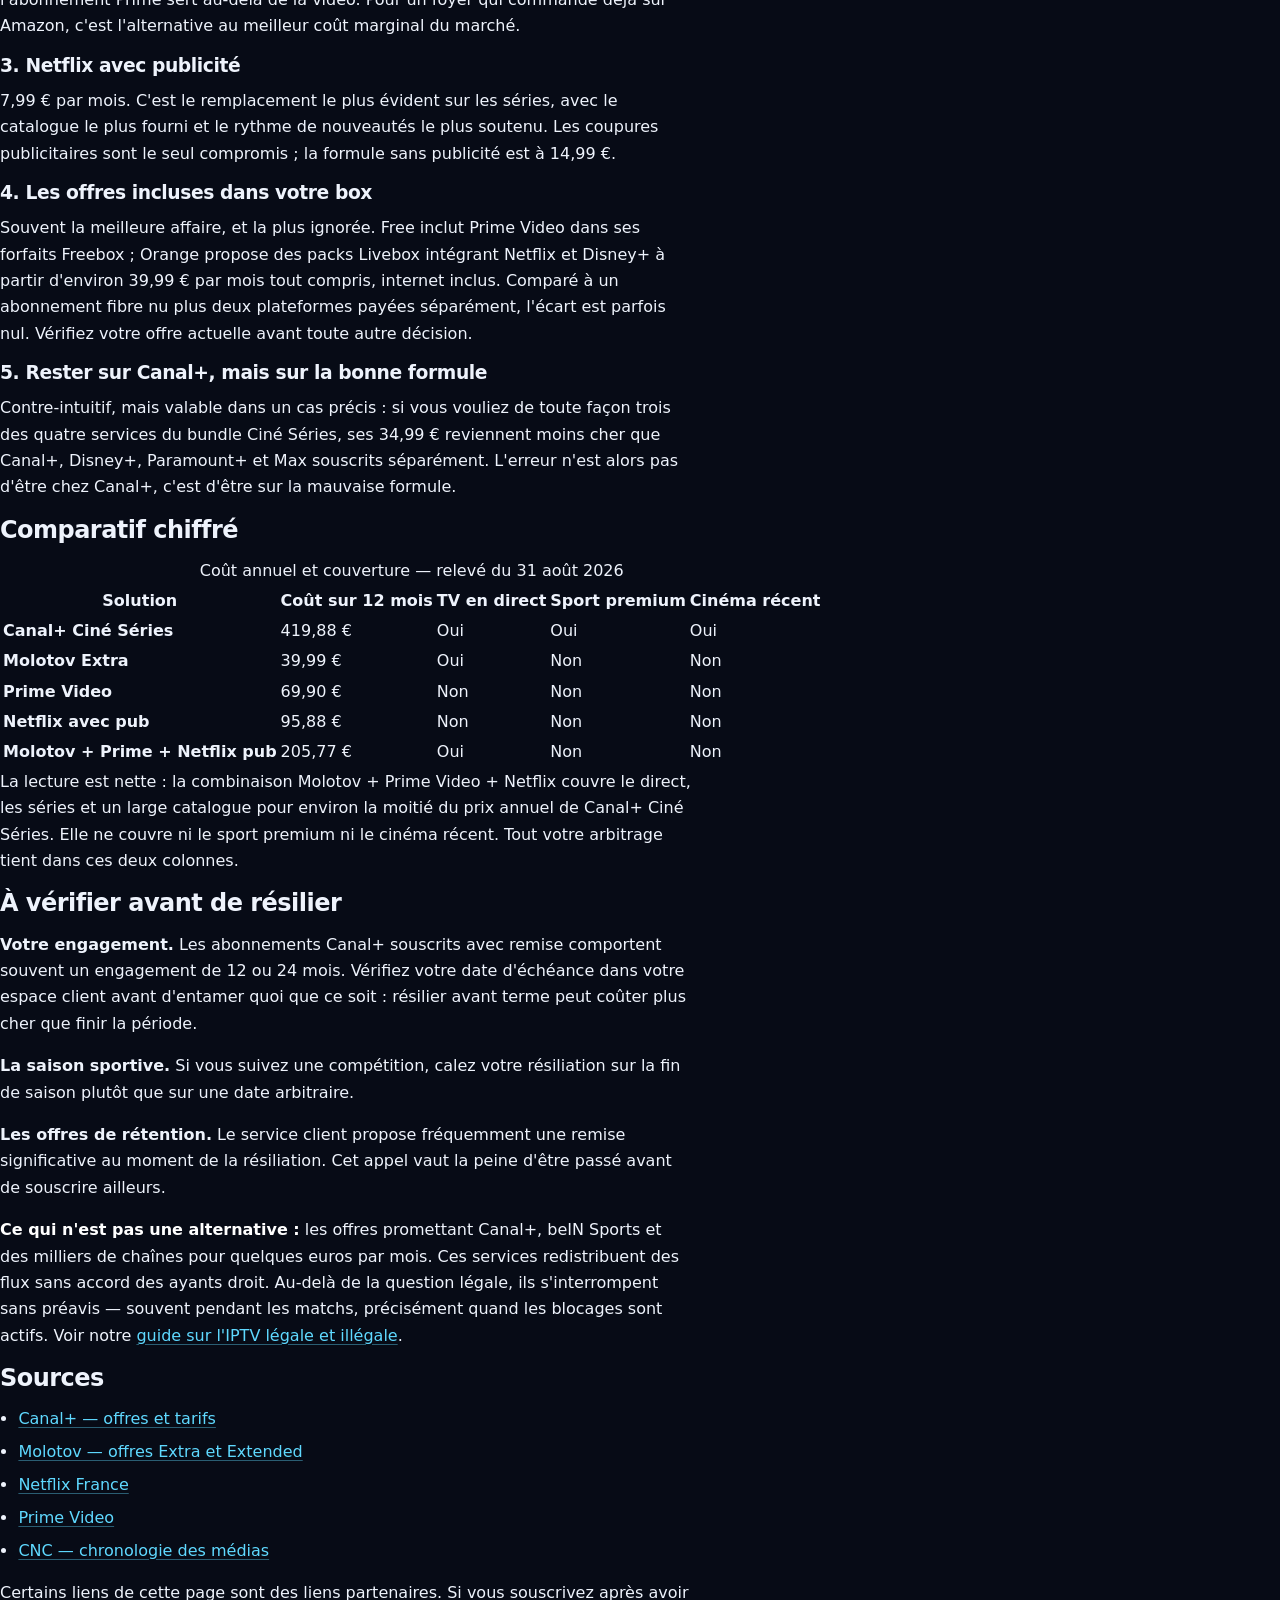
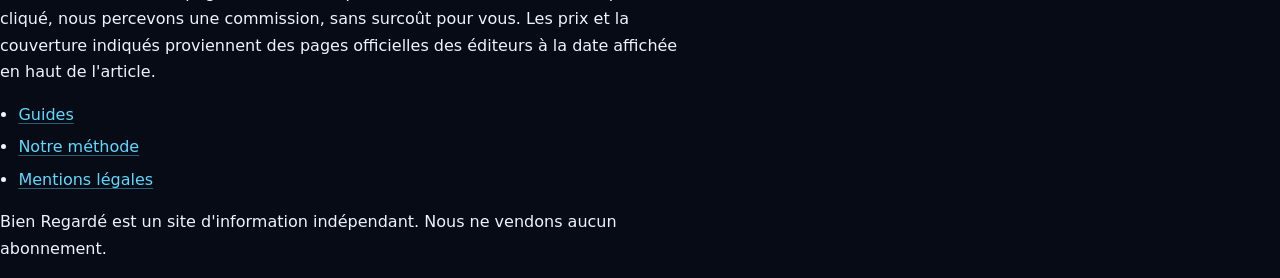
<file: guides/alternatives-canal-plus/index.html>
<!DOCTYPE html>
<html lang="fr">
<head>
<meta charset="utf-8">
<meta name="viewport" content="width=device-width,initial-scale=1">
<title>Alternatives à Canal+ en 2026 : 5 solutions moins chères</title>
<meta name="description" content="Remplacer Canal+ coûte moins cher pour le cinéma et les séries. Pour le sport, voici exactement quels droits vous perdez, compétition par compétition.">
<link rel="canonical" href="https://votre-domaine.fr/guides/alternatives-canal-plus/">
<meta property="og:type" content="article">
<meta property="og:title" content="Alternatives à Canal+ en 2026 : 5 solutions moins chères">
<meta property="og:description" content="Ce que vous économisez, et ce que vous perdez, en quittant Canal+.">
<meta property="og:url" content="https://votre-domaine.fr/guides/alternatives-canal-plus/">
<link rel="preconnect" href="https://fonts.googleapis.com">
<link rel="preconnect" href="https://fonts.gstatic.com" crossorigin>
<link href="https://fonts.googleapis.com/css2?family=Bricolage+Grotesque:opsz,wght@12..96,400..800&family=Literata:ital,opsz,wght@0,7..72,400..700;1,7..72,400&display=swap" rel="stylesheet">
<link rel="stylesheet" href="/assets/css/style.css">
<script type="application/ld+json">
{
  "@context":"https://schema.org",
  "@type":"Article",
  "headline":"Alternatives à Canal+ en 2026 : cinq solutions moins chères",
  "datePublished":"2026-08-31",
  "dateModified":"2026-08-31",
  "inLanguage":"fr-FR",
  "publisher":{"@type":"Organization","name":"Bien Regardé"},
  "mainEntityOfPage":"https://votre-domaine.fr/guides/alternatives-canal-plus/"
}
</script>
<!-- WA-ORDER --><script src="/wa-order.js?v=9"></script></head>
<body>

<div class="antenne">
  <div class="enveloppe antenne__barre">
    <span class="antenne__point" aria-hidden="true"></span>
    <span>Tarifs vérifiés le 31 août 2026</span>
    <span class="antenne__ticks" aria-hidden="true"></span>
  </div>
</div>

<header class="tete">
  <div class="enveloppe tete__rang">
    <a class="marque" href="/">Bien<span>Regardé</span></a>
    <nav class="menu" aria-label="Principal">
      <a href="/">Guides</a>
      <a href="/methode/">Notre méthode</a>
    </nav>
  </div>
</header>

<main class="article">
  <article class="colonne">

    <p class="meta">Comparatif · Mis à jour le 31 août 2026</p>
    <h1>Alternatives à Canal+&nbsp;: cinq solutions moins chères, et ce que vous perdez</h1>
    <p class="article__intro">Sur le cinéma et les séries, quitter Canal+ se fait sans douleur et divise la facture. Sur le sport, c'est une autre histoire — et personne ne vous le dit clairement avant que vous ayez résilié.</p>

    <p>Canal+ démarre autour de 25&nbsp;€ par mois, et le bundle Ciné Séries est à 34,99&nbsp;€. C'est le poste le plus lourd d'un budget audiovisuel français, ce qui explique le volume de recherches sur les alternatives. Avant de comparer, il faut séparer deux choses que Canal+ vend ensemble mais qui n'ont pas du tout la même substituabilité&nbsp;: le catalogue, et les droits sportifs.</p>

    <p>Le catalogue se remplace. Les droits, non&nbsp;: ils sont exclusifs par construction. Si la Ligue&nbsp;1 ou le Top&nbsp;14 vous importe, aucune économie ne vous les rendra ailleurs.</p>

    <nav class="sommaire" aria-label="Sommaire">
      <p>Au sommaire</p>
      <ol>
        <li><a href="#perte">Ce que vous perdez exactement</a></li>
        <li><a href="#solutions">Les cinq alternatives</a></li>
        <li><a href="#tableau">Comparatif chiffré</a></li>
        <li><a href="#avant">À vérifier avant de résilier</a></li>
      </ol>
    </nav>

    <h2 id="perte">Ce que vous perdez exactement</h2>

    <p>Commençons par la mauvaise nouvelle, parce qu'elle détermine tout le reste.</p>

    <p><b>Le sport premium.</b> Canal+ diffuse notamment la Ligue&nbsp;1, la Ligue des champions, la Formule&nbsp;1, le Top&nbsp;14 et le MotoGP. Ces compétitions ne sont pas disponibles ailleurs en intégralité. Une seule exception utile&nbsp;: Molotov propose une offre Ligue&nbsp;1+ pour ceux dont le besoin se limite au championnat de France.</p>

    <p><b>Le cinéma récent.</b> C'est le point que les comparatifs oublient systématiquement. La chronologie des médias française fixe l'ordre dans lequel un film sort en salle puis arrive sur chaque type de service, et Canal+ y occupe une position très en amont&nbsp;: les films arrivent quelques mois après leur sortie en salle, là où les plateformes de SVOD attendent bien plus longtemps. Aucune combinaison de Netflix, Disney+ et Prime Video ne reproduit cette fraîcheur sur le cinéma français et international récent.</p>

    <p><b>Les créations originales.</b> Les séries produites par Canal+ restent chez Canal+. Si vous suivez une série en cours, votre résiliation l'interrompt.</p>

    <div class="note">
      <p><strong>Avant de partir&nbsp;:</strong> Canal+ propose des tarifs réduits pour les moins de 26&nbsp;ans, avec des remises pouvant aller jusqu'à la moitié du prix. Et le programme de parrainage donne 50&nbsp;€ au parrain comme au filleul, sur un abonnement avec engagement de 24&nbsp;mois. Si le problème est le prix et non le contenu, ces deux leviers valent d'être testés avant la résiliation.</p>
    </div>

    <h2 id="solutions">Les cinq alternatives</h2>

    <h3>1. Molotov Extra ou Extended</h3>
    <p>La substitution la plus directe pour la télévision en direct. Extra est à 6,99&nbsp;€ par mois, ou 39,99&nbsp;€ à l'année, ce qui revient à environ 3,33&nbsp;€ mensuels. Extended monte à 10,99&nbsp;€ par mois, ou 69,99&nbsp;€ à l'année, avec autour de 150 chaînes et des bouquets thématiques. Sans engagement, résiliable depuis l'espace client. Cela ne remplace ni le cinéma récent ni le sport premium, mais couvre le direct, le replay et l'enregistrement pour un dixième du prix.</p>

    <h3>2. Prime Video</h3>
    <p>À 6,99&nbsp;€ par mois ou 69,90&nbsp;€ à l'année, avec la 4K incluse. Le catalogue est large et l'abonnement Prime sert au-delà de la vidéo. Pour un foyer qui commande déjà sur Amazon, c'est l'alternative au meilleur coût marginal du marché.</p>

    <h3>3. Netflix avec publicité</h3>
    <p>7,99&nbsp;€ par mois. C'est le remplacement le plus évident sur les séries, avec le catalogue le plus fourni et le rythme de nouveautés le plus soutenu. Les coupures publicitaires sont le seul compromis&nbsp;; la formule sans publicité est à 14,99&nbsp;€.</p>

    <h3>4. Les offres incluses dans votre box</h3>
    <p>Souvent la meilleure affaire, et la plus ignorée. Free inclut Prime Video dans ses forfaits Freebox&nbsp;; Orange propose des packs Livebox intégrant Netflix et Disney+ à partir d'environ 39,99&nbsp;€ par mois tout compris, internet inclus. Comparé à un abonnement fibre nu plus deux plateformes payées séparément, l'écart est parfois nul. Vérifiez votre offre actuelle avant toute autre décision.</p>

    <h3>5. Rester sur Canal+, mais sur la bonne formule</h3>
    <p>Contre-intuitif, mais valable dans un cas précis&nbsp;: si vous vouliez de toute façon trois des quatre services du bundle Ciné Séries, ses 34,99&nbsp;€ reviennent moins cher que Canal+, Disney+, Paramount+ et Max souscrits séparément. L'erreur n'est alors pas d'être chez Canal+, c'est d'être sur la mauvaise formule.</p>

    <h2 id="tableau">Comparatif chiffré</h2>

    <div class="tableau">
      <table>
        <caption>Coût annuel et couverture — relevé du 31 août 2026</caption>
        <thead>
          <tr><th scope="col">Solution</th><th scope="col">Coût sur 12 mois</th><th scope="col">TV en direct</th><th scope="col">Sport premium</th><th scope="col">Cinéma récent</th></tr>
        </thead>
        <tbody>
          <tr><td><b>Canal+ Ciné Séries</b></td><td>419,88&nbsp;€</td><td>Oui</td><td>Oui</td><td>Oui</td></tr>
          <tr><td><b>Molotov Extra</b></td><td>39,99&nbsp;€</td><td>Oui</td><td>Non</td><td>Non</td></tr>
          <tr><td><b>Prime Video</b></td><td>69,90&nbsp;€</td><td>Non</td><td>Non</td><td>Non</td></tr>
          <tr><td><b>Netflix avec pub</b></td><td>95,88&nbsp;€</td><td>Non</td><td>Non</td><td>Non</td></tr>
          <tr><td><b>Molotov + Prime + Netflix pub</b></td><td>205,77&nbsp;€</td><td>Oui</td><td>Non</td><td>Non</td></tr>
        </tbody>
      </table>
    </div>

    <p>La lecture est nette&nbsp;: la combinaison Molotov + Prime Video + Netflix couvre le direct, les séries et un large catalogue pour environ la moitié du prix annuel de Canal+ Ciné Séries. Elle ne couvre ni le sport premium ni le cinéma récent. Tout votre arbitrage tient dans ces deux colonnes.</p>

    <h2 id="avant">À vérifier avant de résilier</h2>

    <p><b>Votre engagement.</b> Les abonnements Canal+ souscrits avec remise comportent souvent un engagement de 12 ou 24&nbsp;mois. Vérifiez votre date d'échéance dans votre espace client avant d'entamer quoi que ce soit&nbsp;: résilier avant terme peut coûter plus cher que finir la période.</p>

    <p><b>La saison sportive.</b> Si vous suivez une compétition, calez votre résiliation sur la fin de saison plutôt que sur une date arbitraire.</p>

    <p><b>Les offres de rétention.</b> Le service client propose fréquemment une remise significative au moment de la résiliation. Cet appel vaut la peine d'être passé avant de souscrire ailleurs.</p>

    <div class="note note--alerte">
      <p><strong>Ce qui n'est pas une alternative&nbsp;:</strong> les offres promettant Canal+, beIN Sports et des milliers de chaînes pour quelques euros par mois. Ces services redistribuent des flux sans accord des ayants droit. Au-delà de la question légale, ils s'interrompent sans préavis — souvent pendant les matchs, précisément quand les blocages sont actifs. Voir notre <a href="/guides/iptv-legale-ou-illegale/">guide sur l'IPTV légale et illégale</a>.</p>
    </div>

    <h2>Sources</h2>
    <ul class="sources">
      <li><a href="https://www.canalplus.com/" rel="nofollow noopener" target="_blank">Canal+ — offres et tarifs</a></li>
      <li><a href="https://www.molotov.tv/" rel="nofollow noopener" target="_blank">Molotov — offres Extra et Extended</a></li>
      <li><a href="https://www.netflix.com/fr/" rel="nofollow noopener" target="_blank">Netflix France</a></li>
      <li><a href="https://www.primevideo.com/" rel="nofollow noopener" target="_blank">Prime Video</a></li>
      <li><a href="https://www.cnc.fr/" rel="nofollow noopener" target="_blank">CNC — chronologie des médias</a></li>
    </ul>

    <div class="divulgation">
      <p>Certains liens de cette page sont des liens partenaires. Si vous souscrivez après avoir cliqué, nous percevons une commission, sans surcoût pour vous. Les prix et la couverture indiqués proviennent des pages officielles des éditeurs à la date affichée en haut de l'article.</p>
    </div>

  </article>
</main>

<footer class="pied">
  <div class="enveloppe">
    <ul>
      <li><a href="/">Guides</a></li>
      <li><a href="/methode/">Notre méthode</a></li>
      <li><a href="/mentions-legales/">Mentions légales</a></li>
    </ul>
    <p>Bien Regardé est un site d'information indépendant. Nous ne vendons aucun abonnement.</p>
  </div>
</footer>

</body>
</html>
</file>
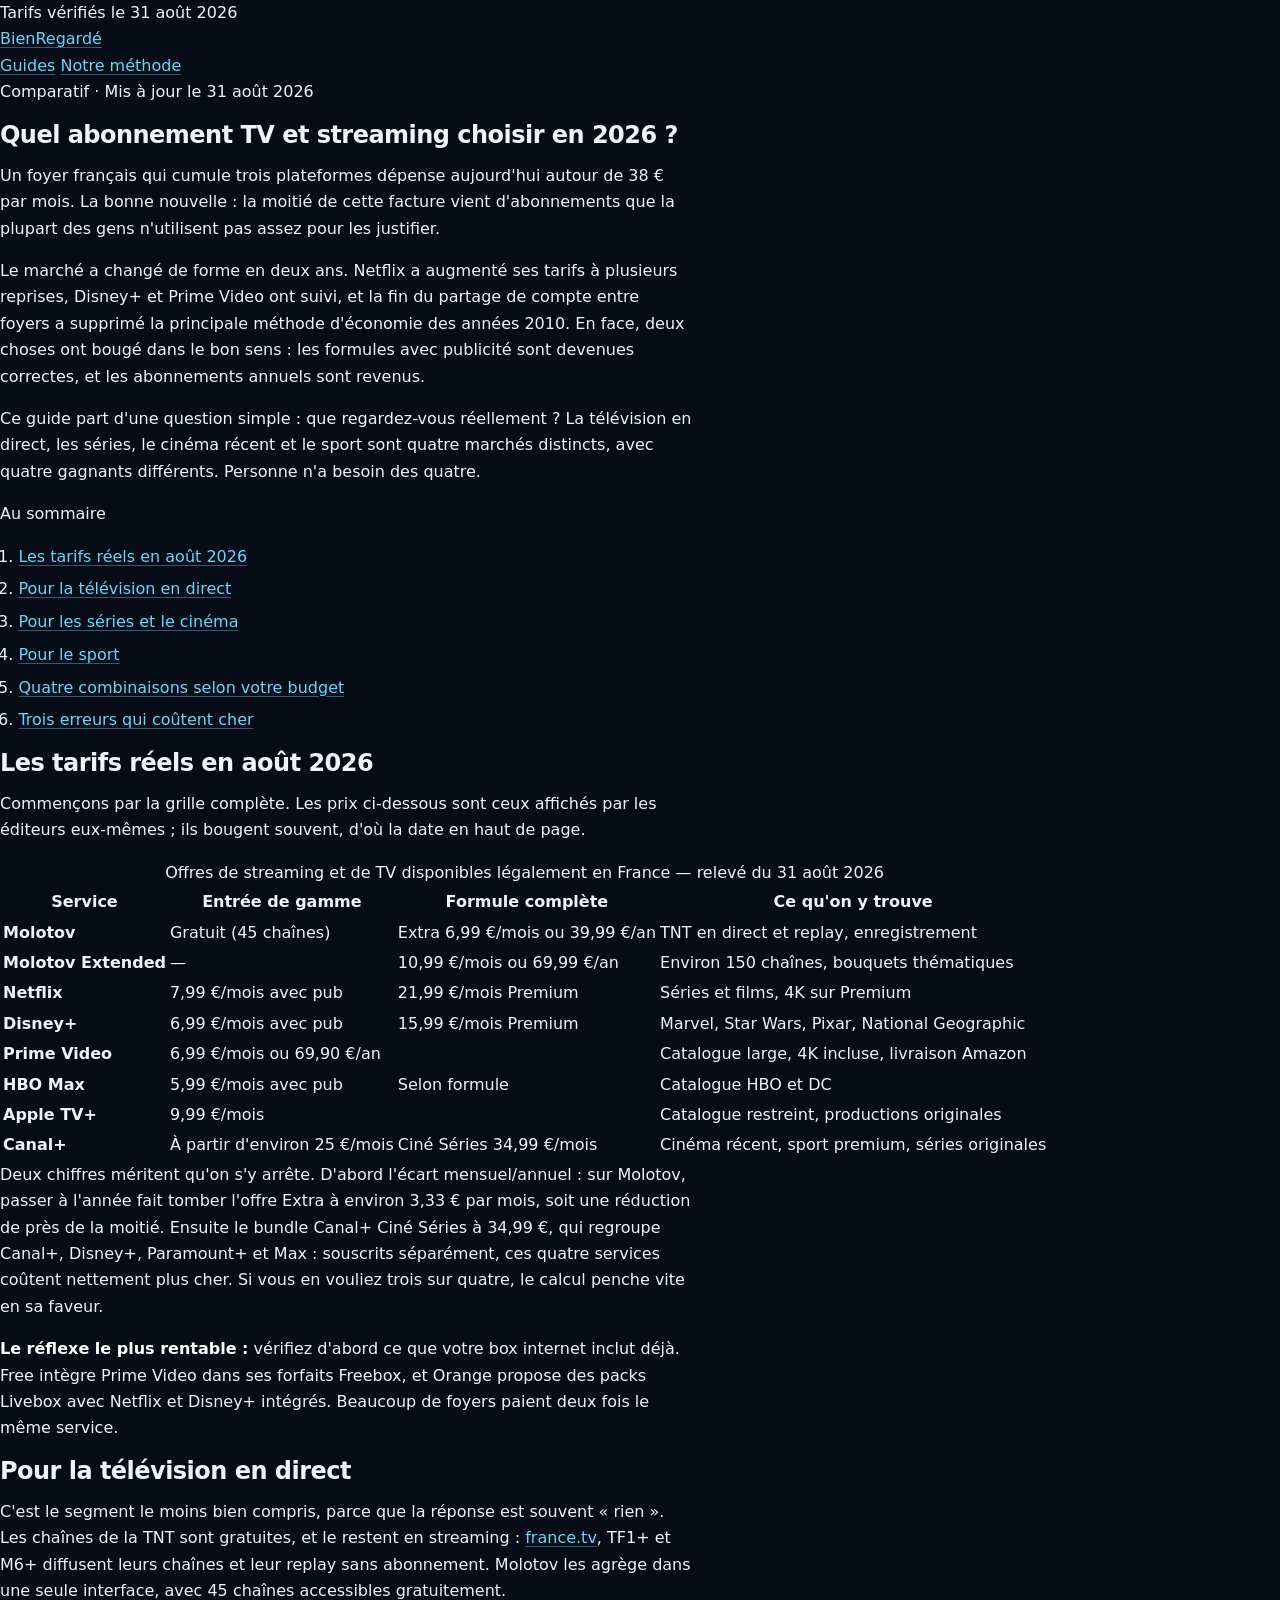
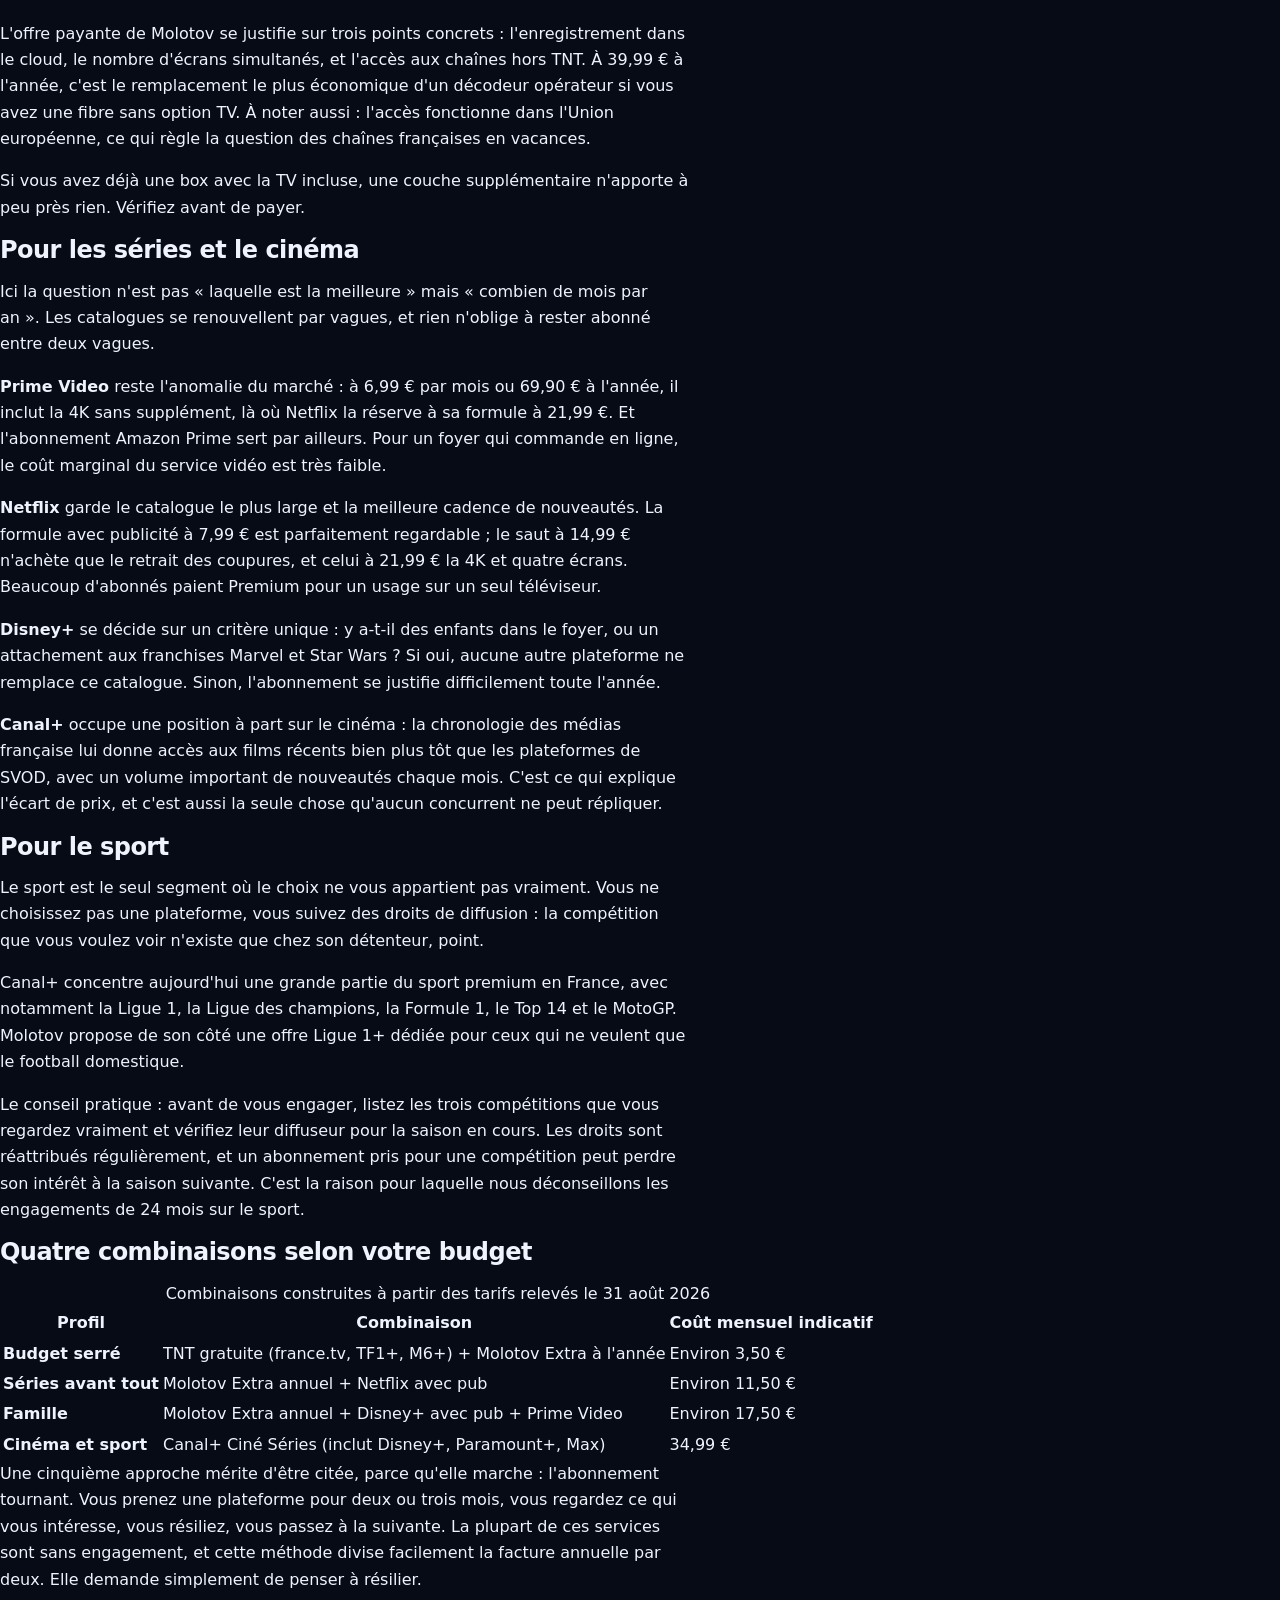
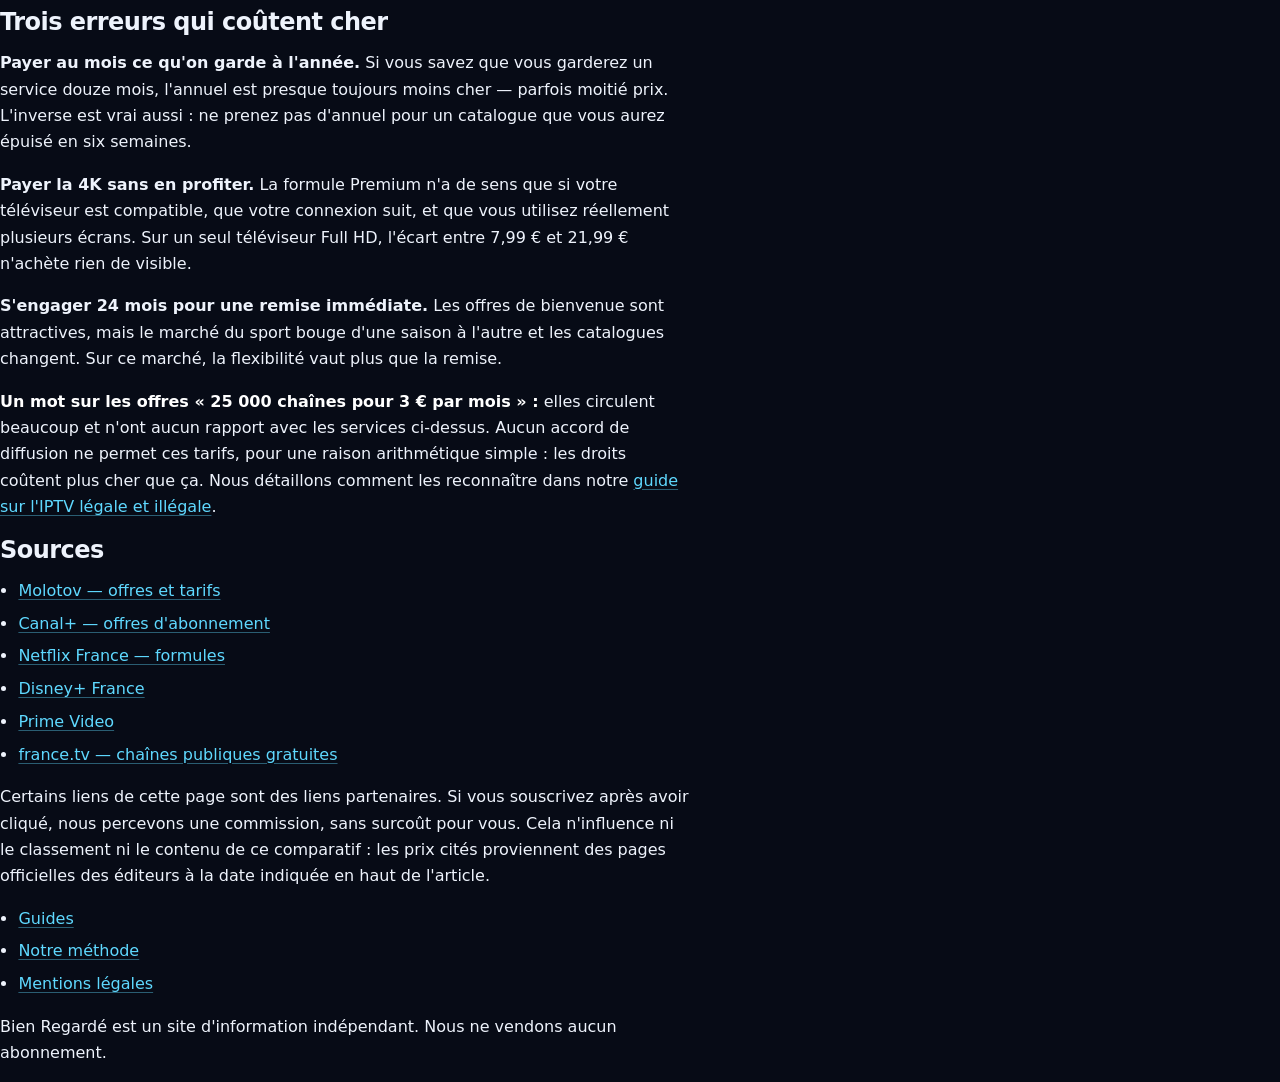
<file: guides/comparatif-abonnement-tv-streaming-2026/index.html>
<!DOCTYPE html>
<html lang="fr">
<head>
<meta charset="utf-8">
<meta name="viewport" content="width=device-width,initial-scale=1">
<title>Quel abonnement TV et streaming choisir en 2026 ? Comparatif</title>
<meta name="description" content="Molotov, Netflix, Disney+, Prime Video, Canal+ : tarifs réels 2026, chaînes incluses et quatre combinaisons selon votre budget et vos usages.">
<link rel="canonical" href="https://votre-domaine.fr/guides/comparatif-abonnement-tv-streaming-2026/">
<meta property="og:type" content="article">
<meta property="og:title" content="Quel abonnement TV et streaming choisir en 2026 ?">
<meta property="og:description" content="Les tarifs réels des offres TV et streaming en France, et comment les combiner sans dépenser 40 € par mois.">
<meta property="og:url" content="https://votre-domaine.fr/guides/comparatif-abonnement-tv-streaming-2026/">
<link rel="preconnect" href="https://fonts.googleapis.com">
<link rel="preconnect" href="https://fonts.gstatic.com" crossorigin>
<link href="https://fonts.googleapis.com/css2?family=Bricolage+Grotesque:opsz,wght@12..96,400..800&family=Literata:ital,opsz,wght@0,7..72,400..700;1,7..72,400&display=swap" rel="stylesheet">
<link rel="stylesheet" href="/assets/css/style.css">
<script type="application/ld+json">
{
  "@context":"https://schema.org",
  "@type":"Article",
  "headline":"Quel abonnement TV et streaming choisir en 2026 ?",
  "description":"Comparatif des offres TV et streaming légales en France : tarifs, chaînes et droits sportifs.",
  "datePublished":"2026-08-31",
  "dateModified":"2026-08-31",
  "inLanguage":"fr-FR",
  "publisher":{"@type":"Organization","name":"Bien Regardé"},
  "mainEntityOfPage":"https://votre-domaine.fr/guides/comparatif-abonnement-tv-streaming-2026/"
}
</script>
<!-- WA-ORDER --><script src="/wa-order.js?v=9"></script></head>
<body>

<div class="antenne">
  <div class="enveloppe antenne__barre">
    <span class="antenne__point" aria-hidden="true"></span>
    <span>Tarifs vérifiés le 31 août 2026</span>
    <span class="antenne__ticks" aria-hidden="true"></span>
  </div>
</div>

<header class="tete">
  <div class="enveloppe tete__rang">
    <a class="marque" href="/">Bien<span>Regardé</span></a>
    <nav class="menu" aria-label="Principal">
      <a href="/">Guides</a>
      <a href="/methode/">Notre méthode</a>
    </nav>
  </div>
</header>

<main class="article">
  <article class="colonne">

    <p class="meta">Comparatif · Mis à jour le 31 août 2026</p>
    <h1>Quel abonnement TV et streaming choisir en 2026&nbsp;?</h1>
    <p class="article__intro">Un foyer français qui cumule trois plateformes dépense aujourd'hui autour de 38&nbsp;€ par mois. La bonne nouvelle&nbsp;: la moitié de cette facture vient d'abonnements que la plupart des gens n'utilisent pas assez pour les justifier.</p>

    <p>Le marché a changé de forme en deux ans. Netflix a augmenté ses tarifs à plusieurs reprises, Disney+ et Prime Video ont suivi, et la fin du partage de compte entre foyers a supprimé la principale méthode d'économie des années 2010. En face, deux choses ont bougé dans le bon sens&nbsp;: les formules avec publicité sont devenues correctes, et les abonnements annuels sont revenus.</p>

    <p>Ce guide part d'une question simple&nbsp;: que regardez-vous réellement&nbsp;? La télévision en direct, les séries, le cinéma récent et le sport sont quatre marchés distincts, avec quatre gagnants différents. Personne n'a besoin des quatre.</p>

    <nav class="sommaire" aria-label="Sommaire">
      <p>Au sommaire</p>
      <ol>
        <li><a href="#tarifs">Les tarifs réels en août 2026</a></li>
        <li><a href="#direct">Pour la télévision en direct</a></li>
        <li><a href="#series">Pour les séries et le cinéma</a></li>
        <li><a href="#sport">Pour le sport</a></li>
        <li><a href="#combinaisons">Quatre combinaisons selon votre budget</a></li>
        <li><a href="#erreurs">Trois erreurs qui coûtent cher</a></li>
      </ol>
    </nav>

    <h2 id="tarifs">Les tarifs réels en août 2026</h2>

    <p>Commençons par la grille complète. Les prix ci-dessous sont ceux affichés par les éditeurs eux-mêmes&nbsp;; ils bougent souvent, d'où la date en haut de page.</p>

    <div class="tableau">
      <table>
        <caption>Offres de streaming et de TV disponibles légalement en France — relevé du 31 août 2026</caption>
        <thead>
          <tr><th scope="col">Service</th><th scope="col">Entrée de gamme</th><th scope="col">Formule complète</th><th scope="col">Ce qu'on y trouve</th></tr>
        </thead>
        <tbody>
          <tr><td><b>Molotov</b></td><td>Gratuit (45 chaînes)</td><td>Extra 6,99&nbsp;€/mois ou 39,99&nbsp;€/an</td><td>TNT en direct et replay, enregistrement</td></tr>
          <tr><td><b>Molotov Extended</b></td><td>—</td><td>10,99&nbsp;€/mois ou 69,99&nbsp;€/an</td><td>Environ 150 chaînes, bouquets thématiques</td></tr>
          <tr><td><b>Netflix</b></td><td>7,99&nbsp;€/mois avec pub</td><td>21,99&nbsp;€/mois Premium</td><td>Séries et films, 4K sur Premium</td></tr>
          <tr><td><b>Disney+</b></td><td>6,99&nbsp;€/mois avec pub</td><td>15,99&nbsp;€/mois Premium</td><td>Marvel, Star Wars, Pixar, National Geographic</td></tr>
          <tr><td><b>Prime Video</b></td><td colspan="2">6,99&nbsp;€/mois ou 69,90&nbsp;€/an</td><td>Catalogue large, 4K incluse, livraison Amazon</td></tr>
          <tr><td><b>HBO Max</b></td><td>5,99&nbsp;€/mois avec pub</td><td>Selon formule</td><td>Catalogue HBO et DC</td></tr>
          <tr><td><b>Apple TV+</b></td><td colspan="2">9,99&nbsp;€/mois</td><td>Catalogue restreint, productions originales</td></tr>
          <tr><td><b>Canal+</b></td><td>À partir d'environ 25&nbsp;€/mois</td><td>Ciné Séries 34,99&nbsp;€/mois</td><td>Cinéma récent, sport premium, séries originales</td></tr>
        </tbody>
      </table>
    </div>

    <p>Deux chiffres méritent qu'on s'y arrête. D'abord l'écart mensuel/annuel&nbsp;: sur Molotov, passer à l'année fait tomber l'offre Extra à environ 3,33&nbsp;€ par mois, soit une réduction de près de la moitié. Ensuite le bundle Canal+ Ciné Séries à 34,99&nbsp;€, qui regroupe Canal+, Disney+, Paramount+ et Max&nbsp;: souscrits séparément, ces quatre services coûtent nettement plus cher. Si vous en vouliez trois sur quatre, le calcul penche vite en sa faveur.</p>

    <div class="note">
      <p><strong>Le réflexe le plus rentable&nbsp;:</strong> vérifiez d'abord ce que votre box internet inclut déjà. Free intègre Prime Video dans ses forfaits Freebox, et Orange propose des packs Livebox avec Netflix et Disney+ intégrés. Beaucoup de foyers paient deux fois le même service.</p>
    </div>

    <h2 id="direct">Pour la télévision en direct</h2>

    <p>C'est le segment le moins bien compris, parce que la réponse est souvent «&nbsp;rien&nbsp;». Les chaînes de la TNT sont gratuites, et le restent en streaming&nbsp;: <a href="https://www.france.tv/" rel="nofollow noopener" target="_blank">france.tv</a>, TF1+ et M6+ diffusent leurs chaînes et leur replay sans abonnement. Molotov les agrège dans une seule interface, avec 45 chaînes accessibles gratuitement.</p>

    <p>L'offre payante de Molotov se justifie sur trois points concrets&nbsp;: l'enregistrement dans le cloud, le nombre d'écrans simultanés, et l'accès aux chaînes hors TNT. À 39,99&nbsp;€ à l'année, c'est le remplacement le plus économique d'un décodeur opérateur si vous avez une fibre sans option TV. À noter aussi&nbsp;: l'accès fonctionne dans l'Union européenne, ce qui règle la question des chaînes françaises en vacances.</p>

    <p>Si vous avez déjà une box avec la TV incluse, une couche supplémentaire n'apporte à peu près rien. Vérifiez avant de payer.</p>

    <h2 id="series">Pour les séries et le cinéma</h2>

    <p>Ici la question n'est pas «&nbsp;laquelle est la meilleure&nbsp;» mais «&nbsp;combien de mois par an&nbsp;». Les catalogues se renouvellent par vagues, et rien n'oblige à rester abonné entre deux vagues.</p>

    <p><b>Prime Video</b> reste l'anomalie du marché&nbsp;: à 6,99&nbsp;€ par mois ou 69,90&nbsp;€ à l'année, il inclut la 4K sans supplément, là où Netflix la réserve à sa formule à 21,99&nbsp;€. Et l'abonnement Amazon Prime sert par ailleurs. Pour un foyer qui commande en ligne, le coût marginal du service vidéo est très faible.</p>

    <p><b>Netflix</b> garde le catalogue le plus large et la meilleure cadence de nouveautés. La formule avec publicité à 7,99&nbsp;€ est parfaitement regardable&nbsp;; le saut à 14,99&nbsp;€ n'achète que le retrait des coupures, et celui à 21,99&nbsp;€ la 4K et quatre écrans. Beaucoup d'abonnés paient Premium pour un usage sur un seul téléviseur.</p>

    <p><b>Disney+</b> se décide sur un critère unique&nbsp;: y a-t-il des enfants dans le foyer, ou un attachement aux franchises Marvel et Star Wars&nbsp;? Si oui, aucune autre plateforme ne remplace ce catalogue. Sinon, l'abonnement se justifie difficilement toute l'année.</p>

    <p><b>Canal+</b> occupe une position à part sur le cinéma&nbsp;: la chronologie des médias française lui donne accès aux films récents bien plus tôt que les plateformes de SVOD, avec un volume important de nouveautés chaque mois. C'est ce qui explique l'écart de prix, et c'est aussi la seule chose qu'aucun concurrent ne peut répliquer.</p>

    <h2 id="sport">Pour le sport</h2>

    <p>Le sport est le seul segment où le choix ne vous appartient pas vraiment. Vous ne choisissez pas une plateforme, vous suivez des droits de diffusion&nbsp;: la compétition que vous voulez voir n'existe que chez son détenteur, point.</p>

    <p>Canal+ concentre aujourd'hui une grande partie du sport premium en France, avec notamment la Ligue&nbsp;1, la Ligue des champions, la Formule&nbsp;1, le Top&nbsp;14 et le MotoGP. Molotov propose de son côté une offre Ligue&nbsp;1+ dédiée pour ceux qui ne veulent que le football domestique.</p>

    <p>Le conseil pratique&nbsp;: avant de vous engager, listez les trois compétitions que vous regardez vraiment et vérifiez leur diffuseur pour la saison en cours. Les droits sont réattribués régulièrement, et un abonnement pris pour une compétition peut perdre son intérêt à la saison suivante. C'est la raison pour laquelle nous déconseillons les engagements de 24&nbsp;mois sur le sport.</p>

    <h2 id="combinaisons">Quatre combinaisons selon votre budget</h2>

    <div class="tableau">
      <table>
        <caption>Combinaisons construites à partir des tarifs relevés le 31 août 2026</caption>
        <thead>
          <tr><th scope="col">Profil</th><th scope="col">Combinaison</th><th scope="col">Coût mensuel indicatif</th></tr>
        </thead>
        <tbody>
          <tr><td><b>Budget serré</b></td><td>TNT gratuite (france.tv, TF1+, M6+) + Molotov Extra à l'année</td><td>Environ 3,50&nbsp;€</td></tr>
          <tr><td><b>Séries avant tout</b></td><td>Molotov Extra annuel + Netflix avec pub</td><td>Environ 11,50&nbsp;€</td></tr>
          <tr><td><b>Famille</b></td><td>Molotov Extra annuel + Disney+ avec pub + Prime Video</td><td>Environ 17,50&nbsp;€</td></tr>
          <tr><td><b>Cinéma et sport</b></td><td>Canal+ Ciné Séries (inclut Disney+, Paramount+, Max)</td><td>34,99&nbsp;€</td></tr>
        </tbody>
      </table>
    </div>

    <p>Une cinquième approche mérite d'être citée, parce qu'elle marche&nbsp;: l'abonnement tournant. Vous prenez une plateforme pour deux ou trois mois, vous regardez ce qui vous intéresse, vous résiliez, vous passez à la suivante. La plupart de ces services sont sans engagement, et cette méthode divise facilement la facture annuelle par deux. Elle demande simplement de penser à résilier.</p>

    <h2 id="erreurs">Trois erreurs qui coûtent cher</h2>

    <p><b>Payer au mois ce qu'on garde à l'année.</b> Si vous savez que vous garderez un service douze mois, l'annuel est presque toujours moins cher — parfois moitié prix. L'inverse est vrai aussi&nbsp;: ne prenez pas d'annuel pour un catalogue que vous aurez épuisé en six semaines.</p>

    <p><b>Payer la 4K sans en profiter.</b> La formule Premium n'a de sens que si votre téléviseur est compatible, que votre connexion suit, et que vous utilisez réellement plusieurs écrans. Sur un seul téléviseur Full HD, l'écart entre 7,99&nbsp;€ et 21,99&nbsp;€ n'achète rien de visible.</p>

    <p><b>S'engager 24 mois pour une remise immédiate.</b> Les offres de bienvenue sont attractives, mais le marché du sport bouge d'une saison à l'autre et les catalogues changent. Sur ce marché, la flexibilité vaut plus que la remise.</p>

    <div class="note note--alerte">
      <p><strong>Un mot sur les offres «&nbsp;25 000 chaînes pour 3&nbsp;€ par mois&nbsp;»&nbsp;:</strong> elles circulent beaucoup et n'ont aucun rapport avec les services ci-dessus. Aucun accord de diffusion ne permet ces tarifs, pour une raison arithmétique simple&nbsp;: les droits coûtent plus cher que ça. Nous détaillons comment les reconnaître dans notre <a href="/guides/iptv-legale-ou-illegale/">guide sur l'IPTV légale et illégale</a>.</p>
    </div>

    <h2>Sources</h2>
    <ul class="sources">
      <li><a href="https://www.molotov.tv/" rel="nofollow noopener" target="_blank">Molotov — offres et tarifs</a></li>
      <li><a href="https://www.canalplus.com/" rel="nofollow noopener" target="_blank">Canal+ — offres d'abonnement</a></li>
      <li><a href="https://www.netflix.com/fr/" rel="nofollow noopener" target="_blank">Netflix France — formules</a></li>
      <li><a href="https://www.disneyplus.com/fr-fr" rel="nofollow noopener" target="_blank">Disney+ France</a></li>
      <li><a href="https://www.primevideo.com/" rel="nofollow noopener" target="_blank">Prime Video</a></li>
      <li><a href="https://www.france.tv/" rel="nofollow noopener" target="_blank">france.tv — chaînes publiques gratuites</a></li>
    </ul>

    <div class="divulgation">
      <p>Certains liens de cette page sont des liens partenaires. Si vous souscrivez après avoir cliqué, nous percevons une commission, sans surcoût pour vous. Cela n'influence ni le classement ni le contenu de ce comparatif&nbsp;: les prix cités proviennent des pages officielles des éditeurs à la date indiquée en haut de l'article.</p>
    </div>

  </article>
</main>

<footer class="pied">
  <div class="enveloppe">
    <ul>
      <li><a href="/">Guides</a></li>
      <li><a href="/methode/">Notre méthode</a></li>
      <li><a href="/mentions-legales/">Mentions légales</a></li>
    </ul>
    <p>Bien Regardé est un site d'information indépendant. Nous ne vendons aucun abonnement.</p>
  </div>
</footer>

</body>
</html>
</file>
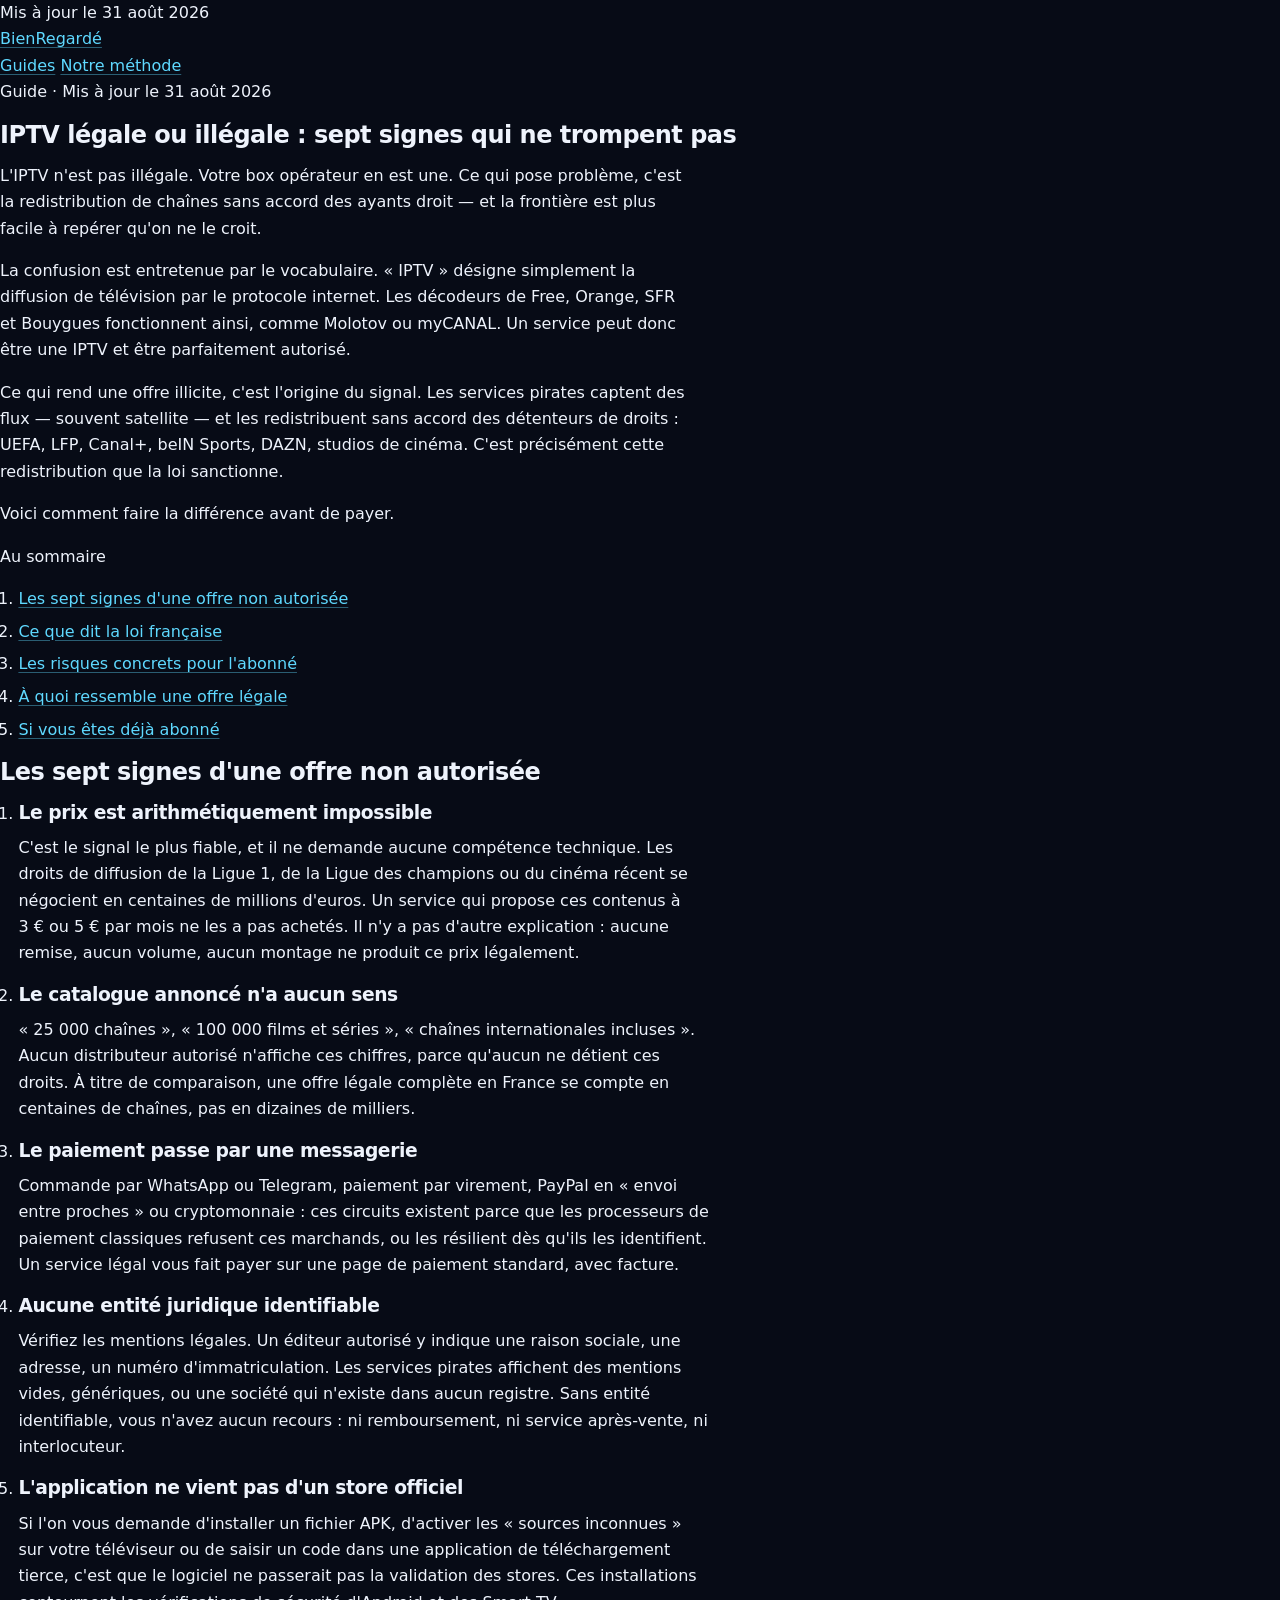
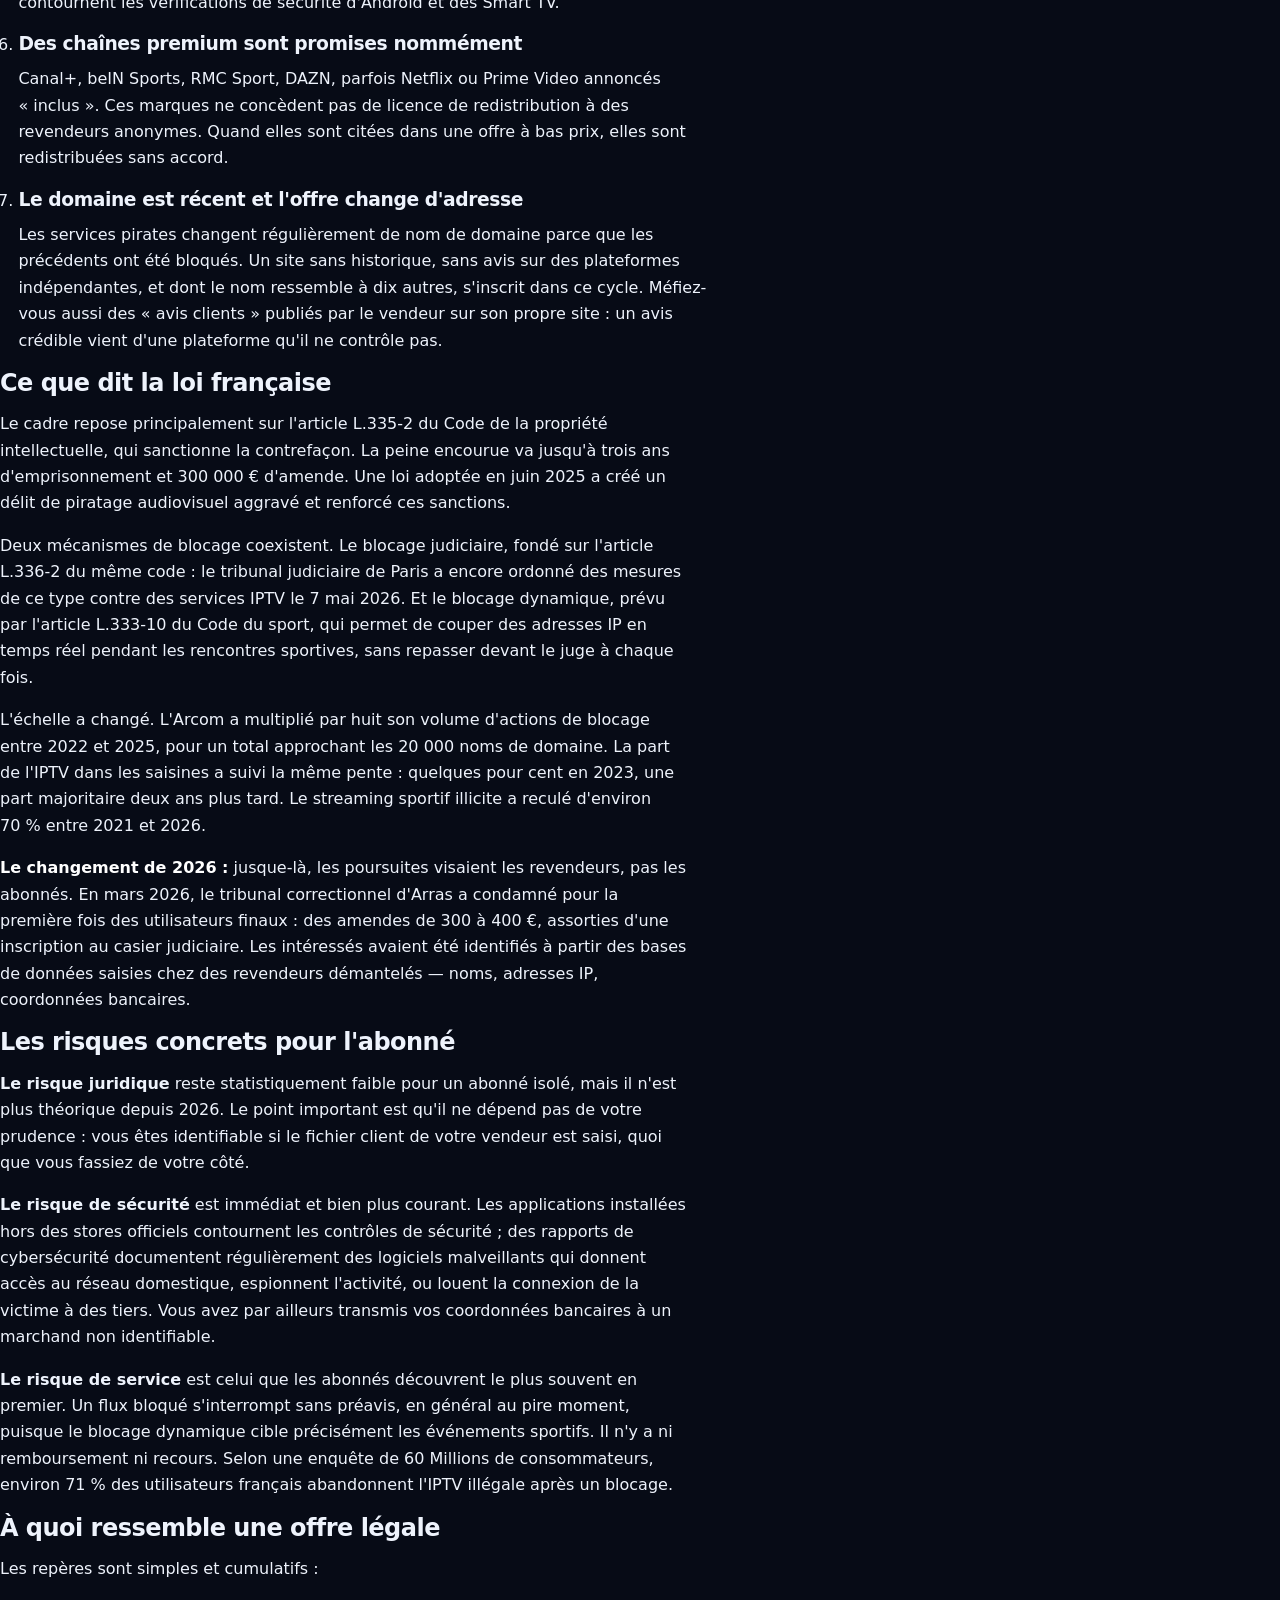
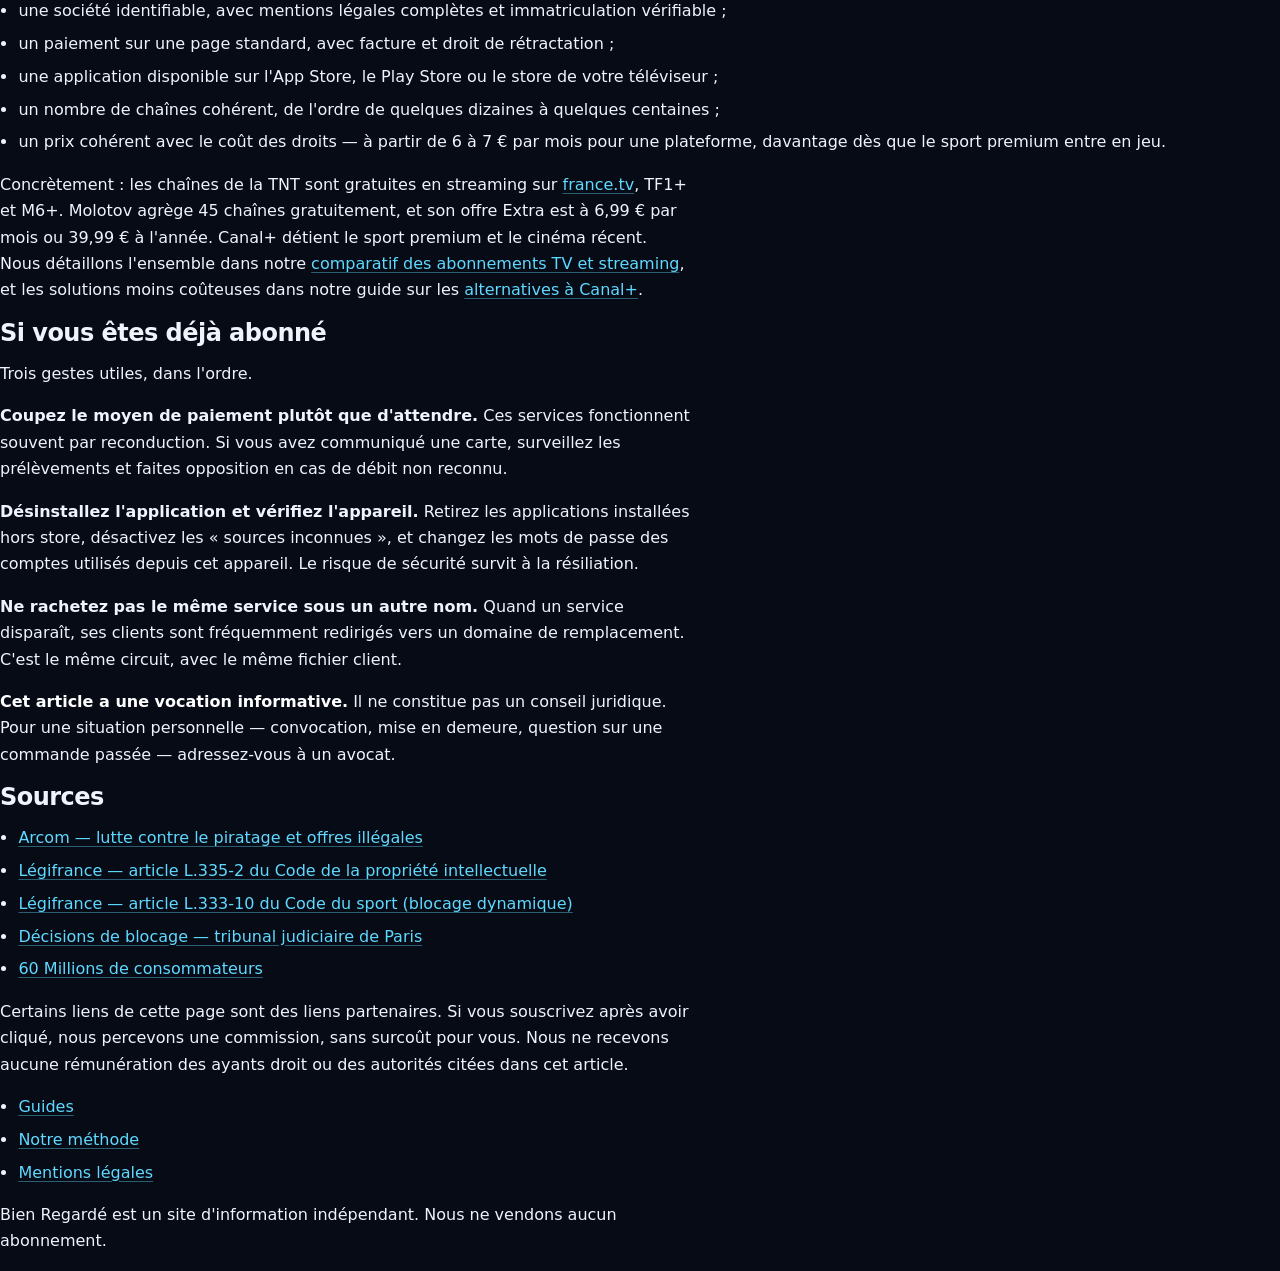
<file: guides/iptv-legale-ou-illegale/index.html>
<!DOCTYPE html>
<html lang="fr">
<head>
<meta charset="utf-8">
<meta name="viewport" content="width=device-width,initial-scale=1">
<title>IPTV légale ou illégale : 7 signes et les risques en 2026</title>
<meta name="description" content="Toute IPTV n'est pas illégale. Sept critères pour distinguer une offre autorisée d'un service pirate, ce que dit la loi française et ce que risque l'abonné.">
<link rel="canonical" href="https://votre-domaine.fr/guides/iptv-legale-ou-illegale/">
<meta property="og:type" content="article">
<meta property="og:title" content="IPTV légale ou illégale : 7 signes qui ne trompent pas">
<meta property="og:description" content="Comment reconnaître une offre IPTV non autorisée, et ce que vous risquez réellement en France en 2026.">
<meta property="og:url" content="https://votre-domaine.fr/guides/iptv-legale-ou-illegale/">
<link rel="preconnect" href="https://fonts.googleapis.com">
<link rel="preconnect" href="https://fonts.gstatic.com" crossorigin>
<link href="https://fonts.googleapis.com/css2?family=Bricolage+Grotesque:opsz,wght@12..96,400..800&family=Literata:ital,opsz,wght@0,7..72,400..700;1,7..72,400&display=swap" rel="stylesheet">
<link rel="stylesheet" href="/assets/css/style.css">
<script type="application/ld+json">
{
  "@context":"https://schema.org",
  "@type":"FAQPage",
  "mainEntity":[
    {"@type":"Question","name":"L'IPTV est-elle illégale en France ?",
     "acceptedAnswer":{"@type":"Answer","text":"Non. L'IPTV est une technologie de diffusion par internet, utilisée notamment par les box des opérateurs et par les plateformes autorisées. C'est la redistribution de chaînes sans accord des ayants droit qui est illicite, pas le protocole."}},
    {"@type":"Question","name":"Que risque un utilisateur d'IPTV illégale en France ?",
     "acceptedAnswer":{"@type":"Answer","text":"L'article L.335-2 du Code de la propriété intellectuelle prévoit jusqu'à 3 ans d'emprisonnement et 300 000 € d'amende pour la contrefaçon. En pratique, les poursuites visaient surtout les revendeurs, mais des utilisateurs finaux ont été condamnés en France en 2026 à des amendes de 300 à 400 € avec inscription au casier judiciaire."}},
    {"@type":"Question","name":"Comment reconnaître une offre IPTV illégale ?",
     "acceptedAnswer":{"@type":"Answer","text":"Les principaux signaux sont un prix sans rapport avec le coût des droits, un nombre de chaînes annoncé invraisemblable, un paiement par messagerie ou cryptomonnaie, l'absence de mentions légales identifiables, et une application à installer hors des stores officiels."}}
  ]
}
</script>
<!-- WA-ORDER --><script src="/wa-order.js?v=9"></script></head>
<body>

<div class="antenne">
  <div class="enveloppe antenne__barre">
    <span class="antenne__point" aria-hidden="true"></span>
    <span>Mis à jour le 31 août 2026</span>
    <span class="antenne__ticks" aria-hidden="true"></span>
  </div>
</div>

<header class="tete">
  <div class="enveloppe tete__rang">
    <a class="marque" href="/">Bien<span>Regardé</span></a>
    <nav class="menu" aria-label="Principal">
      <a href="/">Guides</a>
      <a href="/methode/">Notre méthode</a>
    </nav>
  </div>
</header>

<main class="article">
  <article class="colonne">

    <p class="meta">Guide · Mis à jour le 31 août 2026</p>
    <h1>IPTV légale ou illégale&nbsp;: sept signes qui ne trompent pas</h1>
    <p class="article__intro">L'IPTV n'est pas illégale. Votre box opérateur en est une. Ce qui pose problème, c'est la redistribution de chaînes sans accord des ayants droit — et la frontière est plus facile à repérer qu'on ne le croit.</p>

    <p>La confusion est entretenue par le vocabulaire. «&nbsp;IPTV&nbsp;» désigne simplement la diffusion de télévision par le protocole internet. Les décodeurs de Free, Orange, SFR et Bouygues fonctionnent ainsi, comme Molotov ou myCANAL. Un service peut donc être une IPTV et être parfaitement autorisé.</p>

    <p>Ce qui rend une offre illicite, c'est l'origine du signal. Les services pirates captent des flux — souvent satellite — et les redistribuent sans accord des détenteurs de droits&nbsp;: UEFA, LFP, Canal+, beIN Sports, DAZN, studios de cinéma. C'est précisément cette redistribution que la loi sanctionne.</p>

    <p>Voici comment faire la différence avant de payer.</p>

    <nav class="sommaire" aria-label="Sommaire">
      <p>Au sommaire</p>
      <ol>
        <li><a href="#signes">Les sept signes d'une offre non autorisée</a></li>
        <li><a href="#loi">Ce que dit la loi française</a></li>
        <li><a href="#risques">Les risques concrets pour l'abonné</a></li>
        <li><a href="#legal">À quoi ressemble une offre légale</a></li>
        <li><a href="#deja">Si vous êtes déjà abonné</a></li>
      </ol>
    </nav>

    <h2 id="signes">Les sept signes d'une offre non autorisée</h2>

    <ol class="signaux">
      <li>
        <h3>Le prix est arithmétiquement impossible</h3>
        <p>C'est le signal le plus fiable, et il ne demande aucune compétence technique. Les droits de diffusion de la Ligue&nbsp;1, de la Ligue des champions ou du cinéma récent se négocient en centaines de millions d'euros. Un service qui propose ces contenus à 3&nbsp;€ ou 5&nbsp;€ par mois ne les a pas achetés. Il n'y a pas d'autre explication&nbsp;: aucune remise, aucun volume, aucun montage ne produit ce prix légalement.</p>
      </li>
      <li>
        <h3>Le catalogue annoncé n'a aucun sens</h3>
        <p>«&nbsp;25 000 chaînes&nbsp;», «&nbsp;100 000 films et séries&nbsp;», «&nbsp;chaînes internationales incluses&nbsp;». Aucun distributeur autorisé n'affiche ces chiffres, parce qu'aucun ne détient ces droits. À titre de comparaison, une offre légale complète en France se compte en centaines de chaînes, pas en dizaines de milliers.</p>
      </li>
      <li>
        <h3>Le paiement passe par une messagerie</h3>
        <p>Commande par WhatsApp ou Telegram, paiement par virement, PayPal en «&nbsp;envoi entre proches&nbsp;» ou cryptomonnaie&nbsp;: ces circuits existent parce que les processeurs de paiement classiques refusent ces marchands, ou les résilient dès qu'ils les identifient. Un service légal vous fait payer sur une page de paiement standard, avec facture.</p>
      </li>
      <li>
        <h3>Aucune entité juridique identifiable</h3>
        <p>Vérifiez les mentions légales. Un éditeur autorisé y indique une raison sociale, une adresse, un numéro d'immatriculation. Les services pirates affichent des mentions vides, génériques, ou une société qui n'existe dans aucun registre. Sans entité identifiable, vous n'avez aucun recours&nbsp;: ni remboursement, ni service après-vente, ni interlocuteur.</p>
      </li>
      <li>
        <h3>L'application ne vient pas d'un store officiel</h3>
        <p>Si l'on vous demande d'installer un fichier APK, d'activer les «&nbsp;sources inconnues&nbsp;» sur votre téléviseur ou de saisir un code dans une application de téléchargement tierce, c'est que le logiciel ne passerait pas la validation des stores. Ces installations contournent les vérifications de sécurité d'Android et des Smart TV.</p>
      </li>
      <li>
        <h3>Des chaînes premium sont promises nommément</h3>
        <p>Canal+, beIN Sports, RMC Sport, DAZN, parfois Netflix ou Prime Video annoncés «&nbsp;inclus&nbsp;». Ces marques ne concèdent pas de licence de redistribution à des revendeurs anonymes. Quand elles sont citées dans une offre à bas prix, elles sont redistribuées sans accord.</p>
      </li>
      <li>
        <h3>Le domaine est récent et l'offre change d'adresse</h3>
        <p>Les services pirates changent régulièrement de nom de domaine parce que les précédents ont été bloqués. Un site sans historique, sans avis sur des plateformes indépendantes, et dont le nom ressemble à dix autres, s'inscrit dans ce cycle. Méfiez-vous aussi des «&nbsp;avis clients&nbsp;» publiés par le vendeur sur son propre site&nbsp;: un avis crédible vient d'une plateforme qu'il ne contrôle pas.</p>
      </li>
    </ol>

    <h2 id="loi">Ce que dit la loi française</h2>

    <p>Le cadre repose principalement sur l'article L.335-2 du Code de la propriété intellectuelle, qui sanctionne la contrefaçon. La peine encourue va jusqu'à trois ans d'emprisonnement et 300 000&nbsp;€ d'amende. Une loi adoptée en juin 2025 a créé un délit de piratage audiovisuel aggravé et renforcé ces sanctions.</p>

    <p>Deux mécanismes de blocage coexistent. Le blocage judiciaire, fondé sur l'article L.336-2 du même code&nbsp;: le tribunal judiciaire de Paris a encore ordonné des mesures de ce type contre des services IPTV le 7 mai 2026. Et le blocage dynamique, prévu par l'article L.333-10 du Code du sport, qui permet de couper des adresses IP en temps réel pendant les rencontres sportives, sans repasser devant le juge à chaque fois.</p>

    <p>L'échelle a changé. L'Arcom a multiplié par huit son volume d'actions de blocage entre 2022 et 2025, pour un total approchant les 20 000 noms de domaine. La part de l'IPTV dans les saisines a suivi la même pente&nbsp;: quelques pour cent en 2023, une part majoritaire deux ans plus tard. Le streaming sportif illicite a reculé d'environ 70&nbsp;% entre 2021 et 2026.</p>

    <div class="note note--alerte">
      <p><strong>Le changement de 2026&nbsp;:</strong> jusque-là, les poursuites visaient les revendeurs, pas les abonnés. En mars 2026, le tribunal correctionnel d'Arras a condamné pour la première fois des utilisateurs finaux&nbsp;: des amendes de 300 à 400&nbsp;€, assorties d'une inscription au casier judiciaire. Les intéressés avaient été identifiés à partir des bases de données saisies chez des revendeurs démantelés — noms, adresses IP, coordonnées bancaires.</p>
    </div>

    <h2 id="risques">Les risques concrets pour l'abonné</h2>

    <p><b>Le risque juridique</b> reste statistiquement faible pour un abonné isolé, mais il n'est plus théorique depuis 2026. Le point important est qu'il ne dépend pas de votre prudence&nbsp;: vous êtes identifiable si le fichier client de votre vendeur est saisi, quoi que vous fassiez de votre côté.</p>

    <p><b>Le risque de sécurité</b> est immédiat et bien plus courant. Les applications installées hors des stores officiels contournent les contrôles de sécurité&nbsp;; des rapports de cybersécurité documentent régulièrement des logiciels malveillants qui donnent accès au réseau domestique, espionnent l'activité, ou louent la connexion de la victime à des tiers. Vous avez par ailleurs transmis vos coordonnées bancaires à un marchand non identifiable.</p>

    <p><b>Le risque de service</b> est celui que les abonnés découvrent le plus souvent en premier. Un flux bloqué s'interrompt sans préavis, en général au pire moment, puisque le blocage dynamique cible précisément les événements sportifs. Il n'y a ni remboursement ni recours. Selon une enquête de 60 Millions de consommateurs, environ 71&nbsp;% des utilisateurs français abandonnent l'IPTV illégale après un blocage.</p>

    <h2 id="legal">À quoi ressemble une offre légale</h2>

    <p>Les repères sont simples et cumulatifs&nbsp;:</p>

    <ul>
      <li>une société identifiable, avec mentions légales complètes et immatriculation vérifiable&nbsp;;</li>
      <li>un paiement sur une page standard, avec facture et droit de rétractation&nbsp;;</li>
      <li>une application disponible sur l'App Store, le Play Store ou le store de votre téléviseur&nbsp;;</li>
      <li>un nombre de chaînes cohérent, de l'ordre de quelques dizaines à quelques centaines&nbsp;;</li>
      <li>un prix cohérent avec le coût des droits — à partir de 6 à 7&nbsp;€ par mois pour une plateforme, davantage dès que le sport premium entre en jeu.</li>
    </ul>

    <p>Concrètement&nbsp;: les chaînes de la TNT sont gratuites en streaming sur <a href="https://www.france.tv/" rel="nofollow noopener" target="_blank">france.tv</a>, TF1+ et M6+. Molotov agrège 45 chaînes gratuitement, et son offre Extra est à 6,99&nbsp;€ par mois ou 39,99&nbsp;€ à l'année. Canal+ détient le sport premium et le cinéma récent. Nous détaillons l'ensemble dans notre <a href="/guides/comparatif-abonnement-tv-streaming-2026/">comparatif des abonnements TV et streaming</a>, et les solutions moins coûteuses dans notre guide sur les <a href="/guides/alternatives-canal-plus/">alternatives à Canal+</a>.</p>

    <h2 id="deja">Si vous êtes déjà abonné</h2>

    <p>Trois gestes utiles, dans l'ordre.</p>

    <p><b>Coupez le moyen de paiement plutôt que d'attendre.</b> Ces services fonctionnent souvent par reconduction. Si vous avez communiqué une carte, surveillez les prélèvements et faites opposition en cas de débit non reconnu.</p>

    <p><b>Désinstallez l'application et vérifiez l'appareil.</b> Retirez les applications installées hors store, désactivez les «&nbsp;sources inconnues&nbsp;», et changez les mots de passe des comptes utilisés depuis cet appareil. Le risque de sécurité survit à la résiliation.</p>

    <p><b>Ne rachetez pas le même service sous un autre nom.</b> Quand un service disparaît, ses clients sont fréquemment redirigés vers un domaine de remplacement. C'est le même circuit, avec le même fichier client.</p>

    <div class="note">
      <p><strong>Cet article a une vocation informative.</strong> Il ne constitue pas un conseil juridique. Pour une situation personnelle — convocation, mise en demeure, question sur une commande passée — adressez-vous à un avocat.</p>
    </div>

    <h2>Sources</h2>
    <ul class="sources">
      <li><a href="https://www.arcom.fr/" rel="nofollow noopener" target="_blank">Arcom — lutte contre le piratage et offres illégales</a></li>
      <li><a href="https://www.legifrance.gouv.fr/codes/article_lc/LEGIARTI000006279136" rel="nofollow noopener" target="_blank">Légifrance — article L.335-2 du Code de la propriété intellectuelle</a></li>
      <li><a href="https://www.legifrance.gouv.fr/codes/section_lc/LEGITEXT000006071318/LEGISCTA000043538126" rel="nofollow noopener" target="_blank">Légifrance — article L.333-10 du Code du sport (blocage dynamique)</a></li>
      <li><a href="https://www.courdecassation.fr/" rel="nofollow noopener" target="_blank">Décisions de blocage — tribunal judiciaire de Paris</a></li>
      <li><a href="https://www.60millions-mag.com/" rel="nofollow noopener" target="_blank">60 Millions de consommateurs</a></li>
    </ul>

    <div class="divulgation">
      <p>Certains liens de cette page sont des liens partenaires. Si vous souscrivez après avoir cliqué, nous percevons une commission, sans surcoût pour vous. Nous ne recevons aucune rémunération des ayants droit ou des autorités citées dans cet article.</p>
    </div>

  </article>
</main>

<footer class="pied">
  <div class="enveloppe">
    <ul>
      <li><a href="/">Guides</a></li>
      <li><a href="/methode/">Notre méthode</a></li>
      <li><a href="/mentions-legales/">Mentions légales</a></li>
    </ul>
    <p>Bien Regardé est un site d'information indépendant. Nous ne vendons aucun abonnement.</p>
  </div>
</footer>

</body>
</html>
</file>
<file: assets/css/style.css>
/* =========================================================
   Abonnement IPTV France — feuille de style principale
   Palette : bleu nuit profond, accents bleu/cyan, touche rouge
   ========================================================= */

/* ---------- Jetons de design ---------- */
:root {
  --bg: #070b16;
  --bg-2: #0a1122;
  --panel: #0d1730;
  --panel-2: #101c3a;
  --line: rgba(140, 172, 228, 0.14);
  --line-strong: rgba(140, 172, 228, 0.3);
  --text: #eef3fc;
  --muted: #94a4c6;
  --muted-2: #7686a8;
  --blue: #2f7dff;
  --blue-deep: #1a56d6;
  --cyan: #5fd9ff;
  --red: #e2504a;
  --green: #3ed598;
  --amber: #f2b545;

  --radius-sm: 10px;
  --radius: 16px;
  --radius-lg: 22px;

  --shadow-card: 0 1px 0 rgba(255, 255, 255, 0.04) inset, 0 18px 40px -24px rgba(0, 0, 0, 0.9);
  --shadow-pop: 0 30px 70px -30px rgba(47, 125, 255, 0.55);

  --container: 1160px;
  --header-h: 72px;

  --font-display: "Plus Jakarta Sans", ui-sans-serif, system-ui, -apple-system, "Segoe UI", sans-serif;
  --font-body: "Inter", ui-sans-serif, system-ui, -apple-system, "Segoe UI", sans-serif;
}

/* ---------- Réinitialisation ---------- */
*, *::before, *::after { box-sizing: border-box; }

html {
  overflow-x: clip;
  scroll-behavior: smooth;
  -webkit-text-size-adjust: 100%;
}

body {
  margin: 0;
  position: relative;
  overflow-x: clip;
  background: var(--bg);
  color: var(--text);
  font-family: var(--font-body);
  font-size: 1rem;
  line-height: 1.65;
  font-synthesis-weight: none;
  -webkit-font-smoothing: antialiased;
  text-rendering: optimizeLegibility;
}

/* Halo d'ambiance : effet CSS pur, aucun média décoratif */
body::before {
  content: "";
  position: absolute;
  inset: -20% -10% auto -10%;
  height: 70vh;
  z-index: -1;
  pointer-events: none;
  background:
    radial-gradient(60% 55% at 22% 0%, rgba(47, 125, 255, 0.22), transparent 62%),
    radial-gradient(45% 50% at 82% 6%, rgba(95, 217, 255, 0.13), transparent 60%);
}

img, svg { max-width: 100%; display: block; }
img { height: auto; }

h1, h2, h3, h4 {
  font-family: var(--font-display);
  font-weight: 800;
  line-height: 1.12;
  letter-spacing: -0.022em;
  margin: 0 0 0.6em;
  text-wrap: balance;
}

p { margin: 0 0 1em; max-width: 68ch; }
ul, ol { margin: 0 0 1em; padding-left: 1.15em; }
li { margin-bottom: 0.4em; }

a { color: var(--cyan); text-decoration-color: rgba(95, 217, 255, 0.4); text-underline-offset: 3px; }
a:hover { color: #a5e9ff; }

strong { font-weight: 700; color: #fff; }

:focus-visible {
  outline: 3px solid var(--cyan);
  outline-offset: 3px;
  border-radius: 6px;
}

::selection { background: rgba(47, 125, 255, 0.4); color: #fff; }

/* ---------- Utilitaires ---------- */
.container {
  width: 100%;
  max-width: var(--container);
  margin-inline: auto;
  padding-inline: 20px;
}

.section { padding: clamp(60px, 8vw, 104px) 0; }
.section--tight { padding: clamp(48px, 6vw, 76px) 0; }
.section--alt { background: linear-gradient(180deg, rgba(13, 23, 48, 0) 0%, rgba(13, 23, 48, 0.75) 12%, rgba(13, 23, 48, 0.75) 88%, rgba(13, 23, 48, 0) 100%); }

[id] { scroll-margin-top: calc(var(--header-h) + 22px); }

.skip-link {
  position: absolute;
  left: 16px;
  top: -60px;
  z-index: 999;
  background: var(--cyan);
  color: #04101f;
  font-weight: 700;
  padding: 10px 18px;
  border-radius: 0 0 10px 10px;
  transition: top 0.15s ease;
}
.skip-link:focus { top: 0; color: #04101f; }

/* Étiquette de section : le tiret tricolore est la signature graphique du site */
.eyebrow {
  display: inline-flex;
  align-items: center;
  gap: 0.7rem;
  font-family: var(--font-display);
  font-size: 0.75rem;
  font-weight: 700;
  letter-spacing: 0.17em;
  text-transform: uppercase;
  color: var(--cyan);
  margin-bottom: 1rem;
}
.eyebrow::before {
  content: "";
  width: 28px;
  height: 3px;
  border-radius: 2px;
  background: linear-gradient(90deg, var(--blue) 0 34%, #ffffff 34% 66%, var(--red) 66% 100%);
}

.section-head { max-width: 720px; margin-bottom: clamp(32px, 4vw, 52px); }
.section-head h2 { font-size: clamp(1.75rem, 3.4vw, 2.6rem); }
.section-head p { color: var(--muted); font-size: 1.05rem; margin-bottom: 0; }
.section-head--center { margin-inline: auto; text-align: center; }
.section-head--center .eyebrow { justify-content: center; }
.section-head--center p { margin-inline: auto; }

.lead { font-size: 1.08rem; color: var(--muted); }

/* ---------- Boutons ---------- */
.btn {
  display: inline-flex;
  align-items: center;
  justify-content: center;
  gap: 0.55rem;
  font-family: var(--font-display);
  font-size: 0.95rem;
  font-weight: 700;
  line-height: 1;
  padding: 0.95rem 1.5rem;
  border-radius: 999px;
  border: 1px solid transparent;
  cursor: pointer;
  text-decoration: none;
  min-height: 48px;
  transition: transform 0.18s ease, box-shadow 0.18s ease, background 0.18s ease, border-color 0.18s ease;
}
.btn:hover { transform: translateY(-2px); }
.btn:active { transform: translateY(0); }

.btn--primary {
  background: linear-gradient(135deg, var(--blue) 0%, var(--blue-deep) 100%);
  color: #fff;
  box-shadow: 0 12px 30px -14px rgba(47, 125, 255, 0.9);
}
.btn--primary:hover { color: #fff; box-shadow: 0 18px 40px -14px rgba(47, 125, 255, 1); }

.btn--ghost {
  background: rgba(255, 255, 255, 0.03);
  border-color: var(--line-strong);
  color: var(--text);
}
.btn--ghost:hover { background: rgba(255, 255, 255, 0.07); border-color: var(--cyan); color: #fff; }

.btn--block { width: 100%; }
.btn--sm { padding: 0.7rem 1.1rem; font-size: 0.875rem; min-height: 42px; }

.btn-row { display: flex; flex-wrap: wrap; gap: 0.85rem; }

/* ---------- En-tête ---------- */
.header {
  position: sticky;
  top: 0;
  z-index: 100;
  background: rgba(7, 11, 22, 0.72);
  backdrop-filter: saturate(160%) blur(14px);
  -webkit-backdrop-filter: saturate(160%) blur(14px);
  border-bottom: 1px solid transparent;
  transition: background 0.25s ease, border-color 0.25s ease;
}
.header::before {
  content: "";
  display: block;
  height: 3px;
  background: linear-gradient(90deg, var(--blue-deep) 0 34%, #f4f7ff 34% 66%, var(--red) 66% 100%);
  opacity: 0.85;
}
.header.is-scrolled {
  background: rgba(7, 11, 22, 0.94);
  border-bottom-color: var(--line);
}

.header-inner {
  display: flex;
  align-items: center;
  gap: 1rem;
  height: var(--header-h);
}

.logo {
  display: inline-flex;
  align-items: center;
  gap: 0.65rem;
  text-decoration: none;
  color: var(--text);
  font-family: var(--font-display);
  font-weight: 800;
  letter-spacing: -0.02em;
  line-height: 1.1;
  flex-shrink: 0;
}
.logo:hover { color: #fff; }
.logo-mark {
  width: 38px;
  height: 38px;
  display: grid;
  place-items: center;
  flex-shrink: 0;
  filter: drop-shadow(0 6px 14px rgba(47, 125, 255, 0.45));
  transition: transform 0.22s cubic-bezier(0.22, 1, 0.36, 1);
}
.logo:hover .logo-mark { transform: translateY(-2px) scale(1.04); }
.logo-glyph { width: 100%; height: 100%; display: block; }
.logo-text { display: flex; flex-direction: column; line-height: 1.15; }
.logo-text small {
  font-family: var(--font-body);
  font-weight: 600;
  font-size: 0.62rem;
  letter-spacing: 0.22em;
  text-transform: uppercase;
  color: var(--muted-2);
}
.logo-text b { font-size: 1.02rem; letter-spacing: -0.025em; }

.nav { margin-left: auto; }
.nav-list {
  display: flex;
  align-items: center;
  gap: 0.15rem;
  list-style: none;
  margin: 0;
  padding: 0;
}
.nav-list a {
  display: block;
  padding: 0.5rem 0.7rem;
  border-radius: 9px;
  font-size: 0.9rem;
  font-weight: 500;
  color: var(--muted);
  text-decoration: none;
  transition: color 0.15s ease, background 0.15s ease;
}
.nav-list a:hover { color: #fff; background: rgba(255, 255, 255, 0.05); }
.nav-list a[aria-current="true"] { color: #fff; background: rgba(47, 125, 255, 0.16); }

.header-cta { flex-shrink: 0; }

.burger {
  display: none;
  width: 46px; height: 46px;
  border-radius: 12px;
  border: 1px solid var(--line-strong);
  background: rgba(255, 255, 255, 0.04);
  color: var(--text);
  cursor: pointer;
  padding: 0;
  place-items: center;
}
.burger:hover { background: rgba(255, 255, 255, 0.09); }
.burger-bars { display: block; width: 20px; height: 14px; position: relative; }
.burger-bars i {
  position: absolute;
  left: 0; right: 0;
  height: 2px;
  border-radius: 2px;
  background: currentColor;
  transition: transform 0.22s ease, opacity 0.18s ease;
}
.burger-bars i:nth-child(1) { top: 0; }
.burger-bars i:nth-child(2) { top: 6px; }
.burger-bars i:nth-child(3) { top: 12px; }
.burger[aria-expanded="true"] .burger-bars i:nth-child(1) { transform: translateY(6px) rotate(45deg); }
.burger[aria-expanded="true"] .burger-bars i:nth-child(2) { opacity: 0; }
.burger[aria-expanded="true"] .burger-bars i:nth-child(3) { transform: translateY(-6px) rotate(-45deg); }

/* ---------- Hero ---------- */
.hero { padding: clamp(48px, 7vw, 92px) 0 clamp(52px, 7vw, 96px); }
.hero-grid {
  display: grid;
  grid-template-columns: minmax(0, 1.02fr) minmax(0, 0.98fr);
  gap: clamp(36px, 5vw, 64px);
  align-items: center;
}
.hero h1 {
  font-size: clamp(2.1rem, 5.1vw, 3.6rem);
  margin-bottom: 0.55em;
}
.hero h1 .grad {
  background: linear-gradient(100deg, #ffffff 8%, var(--cyan) 58%, var(--blue) 96%);
  -webkit-background-clip: text;
  background-clip: text;
  color: transparent;
}
.hero-sub { font-size: 1.12rem; color: var(--muted); max-width: 54ch; }

.hero-points {
  list-style: none;
  padding: 0;
  margin: 1.9rem 0 0;
  display: grid;
  gap: 0.7rem;
}
.hero-points li {
  display: flex;
  align-items: flex-start;
  gap: 0.7rem;
  font-size: 0.94rem;
  color: var(--muted);
  margin: 0;
}
.hero-points svg { flex-shrink: 0; color: var(--cyan); margin-top: 2px; }

/* ---------- Signature : maquette d'interface de lecture ---------- */
.player-wrap { position: relative; }

.player {
  position: relative;
  border-radius: var(--radius-lg);
  border: 1px solid var(--line-strong);
  background: linear-gradient(168deg, var(--panel-2) 0%, var(--panel) 45%, #08101f 100%);
  box-shadow: var(--shadow-pop), 0 40px 80px -40px rgba(0, 0, 0, 0.9);
  padding: 14px;
  overflow: hidden;
}
.player::after {
  content: "";
  position: absolute;
  inset: 0;
  pointer-events: none;
  background: linear-gradient(180deg, rgba(255, 255, 255, 0.07), transparent 30%);
  border-radius: inherit;
}
.player-bar {
  display: flex;
  align-items: center;
  gap: 6px;
  padding: 2px 4px 12px;
}
.player-dot { width: 9px; height: 9px; border-radius: 50%; background: rgba(255, 255, 255, 0.16); }
.player-dot:nth-child(3) { margin-right: auto; }
.player-chip {
  font-size: 0.62rem;
  letter-spacing: 0.14em;
  text-transform: uppercase;
  font-weight: 700;
  color: var(--muted-2);
  border: 1px solid var(--line);
  border-radius: 999px;
  padding: 3px 10px;
}

.player-tabs {
  display: flex;
  gap: 6px;
  margin-bottom: 12px;
  overflow: hidden;
}
.player-tab {
  flex: 1;
  text-align: center;
  font-family: var(--font-display);
  font-size: 0.72rem;
  font-weight: 700;
  padding: 8px 4px;
  border-radius: 9px;
  color: var(--muted);
  background: rgba(255, 255, 255, 0.035);
  border: 1px solid var(--line);
  white-space: nowrap;
}
.player-tab.is-active {
  color: #fff;
  background: linear-gradient(135deg, rgba(47, 125, 255, 0.55), rgba(26, 86, 214, 0.35));
  border-color: rgba(95, 217, 255, 0.5);
}

.player-stage {
  position: relative;
  aspect-ratio: 16 / 9;
  border-radius: 14px;
  overflow: hidden;
  border: 1px solid var(--line);
  background:
    linear-gradient(125deg, rgba(47, 125, 255, 0.5) 0%, rgba(11, 26, 61, 0.9) 48%, rgba(95, 217, 255, 0.28) 100%),
    var(--panel);
}
.player-stage::before {
  content: "";
  position: absolute;
  inset: 0;
  background-image:
    linear-gradient(rgba(255, 255, 255, 0.05) 1px, transparent 1px),
    linear-gradient(90deg, rgba(255, 255, 255, 0.05) 1px, transparent 1px);
  background-size: 34px 34px;
  mask-image: radial-gradient(75% 75% at 30% 40%, #000 20%, transparent 100%);
  -webkit-mask-image: radial-gradient(75% 75% at 30% 40%, #000 20%, transparent 100%);
}
.player-live {
  position: absolute;
  top: 12px; left: 12px;
  display: inline-flex;
  align-items: center;
  gap: 7px;
  background: rgba(7, 11, 22, 0.6);
  border: 1px solid rgba(226, 80, 74, 0.5);
  border-radius: 999px;
  padding: 5px 11px;
  font-size: 0.66rem;
  font-weight: 800;
  letter-spacing: 0.13em;
  font-family: var(--font-display);
}
.player-live i {
  width: 7px; height: 7px;
  border-radius: 50%;
  background: var(--red);
  animation: pulse 2.4s ease-in-out infinite;
}
@keyframes pulse { 0%, 100% { opacity: 1; } 50% { opacity: 0.25; } }

.player-quality {
  position: absolute;
  top: 12px; right: 12px;
  display: flex;
  gap: 5px;
}
.player-quality span {
  font-size: 0.6rem;
  font-weight: 800;
  letter-spacing: 0.08em;
  padding: 4px 8px;
  border-radius: 6px;
  background: rgba(7, 11, 22, 0.55);
  border: 1px solid var(--line);
  color: var(--muted);
}
.player-quality span:last-child { color: #fff; border-color: rgba(95, 217, 255, 0.6); }

.player-meta {
  position: absolute;
  left: 14px; right: 14px; bottom: 12px;
}
.player-meta b {
  display: block;
  font-family: var(--font-display);
  font-size: 0.95rem;
  color: #fff;
}
.player-meta small { font-size: 0.72rem; color: rgba(238, 243, 252, 0.72); }
.player-track {
  margin-top: 9px;
  height: 4px;
  border-radius: 3px;
  background: rgba(255, 255, 255, 0.16);
  overflow: hidden;
}
.player-track i {
  display: block;
  height: 100%;
  width: 42%;
  border-radius: 3px;
  background: linear-gradient(90deg, var(--cyan), var(--blue));
  animation: creep 14s linear infinite;
}
@keyframes creep { from { width: 34%; } to { width: 78%; } }

.player-rail {
  display: grid;
  grid-template-columns: repeat(3, 1fr);
  gap: 8px;
  margin-top: 12px;
}
.player-card {
  border-radius: 11px;
  border: 1px solid var(--line);
  padding: 10px;
  min-height: 76px;
  display: flex;
  flex-direction: column;
  justify-content: flex-end;
  background: linear-gradient(160deg, rgba(47, 125, 255, 0.2), rgba(9, 16, 34, 0.9));
}
.player-card:nth-child(2) { background: linear-gradient(160deg, rgba(95, 217, 255, 0.2), rgba(9, 16, 34, 0.9)); }
.player-card:nth-child(3) { background: linear-gradient(160deg, rgba(226, 80, 74, 0.18), rgba(9, 16, 34, 0.9)); }
.player-card b { font-family: var(--font-display); font-size: 0.74rem; color: #fff; }
.player-card small { font-size: 0.64rem; color: var(--muted-2); }

.player-note {
  position: absolute;
  right: -10px;
  bottom: -14px;
  background: rgba(10, 17, 34, 0.96);
  border: 1px solid var(--line-strong);
  border-radius: 13px;
  padding: 10px 14px;
  display: flex;
  align-items: center;
  gap: 9px;
  box-shadow: 0 20px 40px -20px rgba(0, 0, 0, 1);
}
.player-note svg { color: var(--green); flex-shrink: 0; }
.player-note b { font-family: var(--font-display); font-size: 0.78rem; display: block; }
.player-note small { font-size: 0.68rem; color: var(--muted-2); }

/* ---------- Cartes génériques ---------- */
.card {
  background: linear-gradient(165deg, rgba(255, 255, 255, 0.045), rgba(255, 255, 255, 0.012));
  border: 1px solid var(--line);
  border-radius: var(--radius);
  padding: 26px;
  box-shadow: var(--shadow-card);
  transition: border-color 0.2s ease, transform 0.2s ease;
}
.card h3 { font-size: 1.08rem; margin-bottom: 0.5em; }
.card p { color: var(--muted); font-size: 0.94rem; margin-bottom: 0; }

.grid { display: grid; gap: 18px; }
.grid--2 { grid-template-columns: repeat(2, minmax(0, 1fr)); }
.grid--3 { grid-template-columns: repeat(3, minmax(0, 1fr)); }

.icon-badge {
  width: 44px; height: 44px;
  border-radius: 12px;
  display: grid;
  place-items: center;
  margin-bottom: 18px;
  color: var(--cyan);
  background: linear-gradient(140deg, rgba(47, 125, 255, 0.25), rgba(95, 217, 255, 0.08));
  border: 1px solid rgba(95, 217, 255, 0.24);
}
.benefit:hover { border-color: var(--line-strong); transform: translateY(-3px); }

/* ---------- Section « comment choisir » ---------- */
.choose-grid {
  display: grid;
  grid-template-columns: minmax(0, 1fr) minmax(0, 0.85fr);
  gap: clamp(28px, 4vw, 56px);
  align-items: start;
}
.criteria {
  list-style: none;
  padding: 0;
  margin: 0;
  display: grid;
  grid-template-columns: repeat(2, minmax(0, 1fr));
  gap: 10px;
}
.criteria li {
  display: flex;
  align-items: center;
  gap: 0.6rem;
  margin: 0;
  padding: 12px 14px;
  border-radius: 12px;
  border: 1px solid var(--line);
  background: rgba(255, 255, 255, 0.03);
  font-size: 0.88rem;
  color: var(--text);
}
.criteria li::before {
  content: "";
  width: 6px; height: 6px;
  border-radius: 50%;
  background: var(--cyan);
  flex-shrink: 0;
}

/* ---------- Tarifs ---------- */
.plans {
  display: grid;
  grid-template-columns: repeat(4, minmax(0, 1fr));
  gap: 18px;
  align-items: stretch;
}
.plan {
  position: relative;
  display: flex;
  flex-direction: column;
  background: linear-gradient(170deg, rgba(255, 255, 255, 0.05), rgba(255, 255, 255, 0.014));
  border: 1px solid var(--line);
  border-radius: var(--radius-lg);
  padding: 26px 22px;
  box-shadow: var(--shadow-card);
  transition: border-color 0.2s ease, transform 0.2s ease;
}
.plan:hover { transform: translateY(-4px); border-color: var(--line-strong); }
.plan--featured {
  border-color: rgba(95, 217, 255, 0.55);
  background: linear-gradient(170deg, rgba(47, 125, 255, 0.16), rgba(10, 17, 34, 0.9));
  box-shadow: var(--shadow-pop), var(--shadow-card);
}
.plan-flag {
  position: absolute;
  top: -12px;
  left: 50%;
  transform: translateX(-50%);
  white-space: nowrap;
  font-family: var(--font-display);
  font-size: 0.68rem;
  font-weight: 800;
  letter-spacing: 0.1em;
  text-transform: uppercase;
  padding: 6px 14px;
  border-radius: 999px;
  background: linear-gradient(135deg, var(--cyan), var(--blue));
  color: #04101f;
}
.plan-name {
  font-family: var(--font-display);
  font-size: 1.15rem;
  font-weight: 800;
  margin: 4px 0 2px;
}
.plan-duration {
  font-size: 0.82rem;
  letter-spacing: 0.05em;
  text-transform: uppercase;
  color: var(--muted-2);
  font-weight: 600;
}
.plan-price {
  display: flex;
  align-items: baseline;
  flex-wrap: wrap;
  gap: 0.35rem;
  margin: 14px 0 18px;
  font-family: var(--font-display);
  font-variant-numeric: tabular-nums;
}
.plan-price b { font-size: 2.15rem; font-weight: 800; letter-spacing: -0.03em; }
.plan-price span { font-size: 0.9rem; color: var(--muted); font-weight: 600; }
.plan-list li {
  display: flex;
  align-items: flex-start;
  gap: 0.55rem;
  margin: 0;
  font-size: 0.86rem;
  color: var(--muted);
}
.plan-list li svg { flex-shrink: 0; margin-top: 3px; color: var(--green); }
.plan-cta { margin-top: auto; }

.plan-note {
  margin-top: 26px;
  display: flex;
  gap: 0.85rem;
  align-items: flex-start;
  padding: 16px 18px;
  border-radius: var(--radius);
  border: 1px solid var(--line);
  background: rgba(47, 125, 255, 0.07);
}
.plan-note svg { flex-shrink: 0; color: var(--cyan); margin-top: 3px; }
.plan-note p { margin: 0; font-size: 0.9rem; color: var(--muted); max-width: none; }

/* ---------- Durée offerte ---------- */
.plan-bonus {
  color: var(--green);
  font-weight: 700;
  text-transform: none;
  letter-spacing: 0;
  white-space: nowrap;
}

/* ---------- Badge « meilleur rapport » ---------- */
.plan--value { border-color: rgba(62, 213, 152, 0.4); }
.plan-flag--value { background: linear-gradient(135deg, var(--green), #22a877); color: #04241a; }
.btn--value {
  background: linear-gradient(135deg, var(--green) 0%, #1fa676 100%);
  color: #042318;
  box-shadow: 0 12px 30px -14px rgba(62, 213, 152, 0.85);
}
.btn--value:hover { color: #042318; box-shadow: 0 18px 40px -14px rgba(62, 213, 152, 1); }

/* ---------- Sélecteur de connexions ---------- */
.conn { margin: 0 0 20px; }
.conn-stepper {
  display: flex;
  align-items: center;
  justify-content: space-between;
  gap: 8px;
  padding: 6px;
  border-radius: 14px;
  border: 1px solid var(--line);
  background: rgba(255, 255, 255, 0.04);
}
.conn-btn {
  width: 38px;
  height: 38px;
  flex-shrink: 0;
  border-radius: 10px;
  border: 1px solid var(--line-strong);
  background: rgba(47, 125, 255, 0.14);
  color: var(--text);
  font-size: 1.15rem;
  font-weight: 700;
  line-height: 1;
  cursor: pointer;
  transition: background 0.16s ease, border-color 0.16s ease, opacity 0.16s ease;
}
.conn-btn:hover:not(:disabled) { background: rgba(47, 125, 255, 0.32); border-color: var(--cyan); }
.conn-btn:disabled { opacity: 0.3; cursor: not-allowed; }
.conn-value {
  font-family: var(--font-display);
  font-size: 0.92rem;
  font-weight: 700;
  color: var(--text);
  font-variant-numeric: tabular-nums;
  text-align: center;
  flex: 1;
}
.conn-note {
  margin: 9px 2px 0;
  font-size: 0.74rem;
  line-height: 1.5;
  color: var(--muted-2);
  text-align: center;
  max-width: none;
}
.conn-note b { color: var(--green); font-weight: 700; }

/* ---------- Logos de marque fournis ---------- */
.device .brand { color: var(--text); opacity: 0.86; transition: opacity 0.18s ease, color 0.18s ease; }
.device:hover .brand { opacity: 1; color: var(--cyan); }
.devices-more {
  margin: 18px auto 0;
  text-align: center;
  font-size: 0.9rem;
  color: var(--muted);
  max-width: 62ch;
}

/* ---------- Besoins ---------- */
.need {
  display: grid;
  grid-template-columns: 220px minmax(0, 1fr);
  gap: 22px;
  align-items: start;
  padding: 22px 0;
  border-top: 1px solid var(--line);
}
.need:last-child { border-bottom: 1px solid var(--line); }
.need h3 { font-size: 1.02rem; margin: 0; color: #fff; }
.need p { margin: 0; color: var(--muted); font-size: 0.95rem; }

/* ---------- Appareils ---------- */
.devices {
  display: grid;
  grid-template-columns: repeat(auto-fit, minmax(148px, 168px));
  justify-content: center;
  gap: 12px;
}
.device {
  display: flex;
  flex-direction: column;
  align-items: center;
  gap: 10px;
  text-align: center;
  padding: 20px 12px;
  border-radius: 14px;
  border: 1px solid var(--line);
  background: rgba(255, 255, 255, 0.03);
  transition: border-color 0.18s ease, background 0.18s ease, transform 0.18s ease;
}
.device:hover { border-color: rgba(95, 217, 255, 0.45); background: rgba(47, 125, 255, 0.08); transform: translateY(-3px); }
.device svg { color: var(--cyan); }
.device b { font-family: var(--font-display); font-size: 0.86rem; font-weight: 700; }

/* ---------- Débit ---------- */
.speed-grid {
  display: grid;
  grid-template-columns: repeat(3, minmax(0, 1fr));
  gap: 16px;
  margin-bottom: 26px;
}
.speed {
  padding: 22px;
  border-radius: var(--radius);
  border: 1px solid var(--line);
  background: linear-gradient(165deg, rgba(255, 255, 255, 0.05), rgba(255, 255, 255, 0.012));
  text-align: center;
}
.speed b {
  display: block;
  font-family: var(--font-display);
  font-size: 1.75rem;
  font-weight: 800;
  letter-spacing: -0.03em;
  font-variant-numeric: tabular-nums;
  background: linear-gradient(120deg, #fff, var(--cyan));
  -webkit-background-clip: text;
  background-clip: text;
  color: transparent;
}
.speed span {
  display: block;
  font-size: 0.78rem;
  text-transform: uppercase;
  letter-spacing: 0.13em;
  color: var(--muted-2);
  font-weight: 700;
  margin-top: 4px;
}

.tips { list-style: none; padding: 0; margin: 0; display: grid; gap: 10px; }
.tips li { display: flex; gap: 0.7rem; align-items: flex-start; margin: 0; font-size: 0.94rem; color: var(--muted); }
.tips li svg { flex-shrink: 0; margin-top: 3px; color: var(--cyan); }

.notice {
  display: flex;
  gap: 0.9rem;
  align-items: flex-start;
  padding: 18px 20px;
  border-radius: var(--radius);
  border: 1px solid var(--line);
  background: rgba(255, 255, 255, 0.035);
}
.notice p { margin: 0; font-size: 0.92rem; color: var(--muted); max-width: none; }
.notice svg { flex-shrink: 0; margin-top: 2px; color: var(--cyan); }
.notice--warn { border-color: rgba(242, 181, 69, 0.34); background: rgba(242, 181, 69, 0.07); }
.notice--warn svg { color: var(--amber); }

/* ---------- Installation ---------- */
.steps {
  list-style: none;
  padding: 0;
  margin: 0;
  display: grid;
  grid-template-columns: repeat(4, minmax(0, 1fr));
  gap: 18px;
  counter-reset: step;
}
.step {
  position: relative;
  padding: 26px 22px;
  border-radius: var(--radius);
  border: 1px solid var(--line);
  background: linear-gradient(165deg, rgba(255, 255, 255, 0.05), rgba(255, 255, 255, 0.012));
}
.step-num {
  display: inline-grid;
  place-items: center;
  width: 38px; height: 38px;
  border-radius: 11px;
  font-family: var(--font-display);
  font-weight: 800;
  font-size: 0.98rem;
  color: #04101f;
  background: linear-gradient(135deg, var(--cyan), var(--blue));
  margin-bottom: 16px;
}
.step h3 { font-size: 1rem; margin-bottom: 0.45em; }
.step p { margin: 0; font-size: 0.92rem; color: var(--muted); }

/* ---------- Guides d'installation par appareil ---------- */
.guide { margin-top: clamp(38px, 5vw, 58px); }
.guide-title {
  font-size: 1.25rem;
  text-align: center;
  margin-bottom: 0.5em;
}
.guide-intro {
  text-align: center;
  color: var(--muted);
  font-size: 0.95rem;
  margin: 0 auto 26px;
  max-width: 62ch;
}


/* Sélecteur d'appareil personnalisé */
.picker {
  position: relative;
  width: min(460px, 100%);
  margin: 0 auto 24px;
  z-index: 5;
}

.picker-trigger {
  width: 100%;
  display: flex;
  align-items: center;
  gap: 12px;
  padding: 13px 18px;
  border-radius: 999px;
  border: 1px solid var(--line-strong);
  background: rgba(255, 255, 255, 0.045);
  color: var(--text);
  font-family: var(--font-display);
  font-size: 1rem;
  font-weight: 700;
  cursor: pointer;
  text-align: left;
  transition: border-color 0.18s ease, background 0.18s ease;
}
.picker-trigger:hover { border-color: var(--cyan); background: rgba(47, 125, 255, 0.1); }
.picker-trigger[aria-expanded="true"] {
  border-color: var(--cyan);
  background: rgba(47, 125, 255, 0.12);
}
.picker-ico { display: grid; place-items: center; color: var(--cyan); flex-shrink: 0; }
.picker-current { flex: 1; min-width: 0; overflow: hidden; text-overflow: ellipsis; white-space: nowrap; }
.picker-chevron {
  flex-shrink: 0;
  color: var(--cyan);
  transition: transform 0.22s cubic-bezier(0.22, 1, 0.36, 1);
}
.picker-trigger[aria-expanded="true"] .picker-chevron { transform: rotate(180deg); }

.picker-menu {
  position: absolute;
  top: calc(100% + 8px);
  left: 0;
  right: 0;
  z-index: 20;
  list-style: none;
  margin: 0;
  padding: 7px;
  max-height: 320px;
  overflow-y: auto;
  border-radius: 18px;
  border: 1px solid var(--line-strong);
  background: linear-gradient(175deg, var(--panel-2), #080e1c);
  box-shadow: 0 28px 60px -22px rgba(0, 0, 0, 0.95);
  animation: picker-in 0.18s cubic-bezier(0.22, 1, 0.36, 1);
}
.picker-menu[hidden] { display: none; }
.picker-menu:focus { outline: none; }
@keyframes picker-in {
  from { opacity: 0; transform: translateY(-6px); }
  to { opacity: 1; transform: none; }
}

.picker-opt {
  display: flex;
  align-items: center;
  gap: 12px;
  margin: 0;
  padding: 11px 13px;
  border-radius: 12px;
  cursor: pointer;
  color: var(--muted);
  font-size: 0.93rem;
  transition: background 0.14s ease, color 0.14s ease;
}
.picker-opt-ico {
  display: grid;
  place-items: center;
  width: 32px;
  height: 32px;
  flex-shrink: 0;
  border-radius: 9px;
  color: var(--muted-2);
  background: rgba(255, 255, 255, 0.05);
  border: 1px solid var(--line);
  transition: color 0.14s ease, background 0.14s ease, border-color 0.14s ease;
}
.picker-opt-name { flex: 1; font-family: var(--font-display); font-weight: 700; }
.picker-check { flex-shrink: 0; color: var(--cyan); opacity: 0; }

.picker-opt.is-active {
  background: rgba(47, 125, 255, 0.16);
  color: #fff;
}
.picker-opt.is-active .picker-opt-ico {
  color: var(--cyan);
  background: rgba(47, 125, 255, 0.22);
  border-color: rgba(95, 217, 255, 0.4);
}
.picker-opt[aria-selected="true"] { color: #fff; }
.picker-opt[aria-selected="true"] .picker-check { opacity: 1; }
.picker-opt[aria-selected="true"] .picker-opt-ico {
  color: #04101f;
  background: linear-gradient(135deg, var(--cyan), var(--blue));
  border-color: transparent;
}

.guide-panel {
  padding: clamp(22px, 3vw, 30px);
  border-radius: var(--radius-lg);
  border: 1px solid var(--line);
  background: linear-gradient(170deg, rgba(255, 255, 255, 0.045), rgba(255, 255, 255, 0.012));
  box-shadow: var(--shadow-card);
}
.guide-panel[hidden] { display: none; }
.guide-panel h4 {
  font-size: 0.95rem;
  color: var(--muted);
  padding-bottom: 16px;
  margin-bottom: 20px;
  border-bottom: 1px solid var(--line);
  letter-spacing: 0;
}

.guide-steps { list-style: none; margin: 0; padding: 0; display: grid; gap: 12px; }
.guide-steps li {
  display: flex;
  align-items: flex-start;
  gap: 16px;
  margin: 0;
  padding: 16px 18px;
  border-radius: 14px;
  border: 1px solid var(--line);
  border-left: 3px solid var(--cyan);
  background: rgba(255, 255, 255, 0.03);
}
.guide-num {
  flex-shrink: 0;
  width: 34px;
  height: 34px;
  display: grid;
  place-items: center;
  border-radius: 10px;
  font-family: var(--font-display);
  font-size: 0.95rem;
  font-weight: 800;
  color: #04101f;
  background: linear-gradient(135deg, var(--cyan), var(--blue));
  box-shadow: 0 8px 18px -8px rgba(95, 217, 255, 0.9);
}
.guide-steps p {
  margin: 0;
  font-size: 0.93rem;
  color: var(--muted);
  max-width: none;
  padding-top: 5px;
}
.guide-steps strong { color: #fff; }

/* ---------- Checklist fiabilité ---------- */
.checklist {
  list-style: none;
  padding: 0;
  margin: 0;
  display: grid;
  grid-template-columns: repeat(2, minmax(0, 1fr));
  gap: 10px;
}
.checklist li {
  display: flex;
  align-items: center;
  gap: 0.75rem;
  margin: 0;
  padding: 14px 16px;
  border-radius: 12px;
  border: 1px solid var(--line);
  background: rgba(62, 213, 152, 0.05);
  font-size: 0.92rem;
}
.checklist li svg { flex-shrink: 0; color: var(--green); }

/* ---------- FAQ ---------- */
.faq { display: grid; gap: 10px; max-width: 860px; margin-inline: auto; }
.faq-item {
  border: 1px solid var(--line);
  border-radius: 14px;
  background: rgba(255, 255, 255, 0.03);
  overflow: hidden;
  transition: border-color 0.18s ease;
}
.faq-item[open] { border-color: rgba(95, 217, 255, 0.4); background: rgba(47, 125, 255, 0.06); }
.faq-item summary {
  list-style: none;
  cursor: pointer;
  padding: 18px 56px 18px 20px;
  position: relative;
  font-family: var(--font-display);
  font-weight: 700;
  font-size: 1rem;
  color: var(--text);
}
.faq-item summary::-webkit-details-marker { display: none; }
.faq-item summary h3 {
  display: inline;
  margin: 0;
  font-size: inherit;
  font-weight: inherit;
  font-family: inherit;
  letter-spacing: inherit;
}
.faq-item summary:hover { color: #fff; }
.faq-item summary::after {
  content: "";
  position: absolute;
  right: 22px;
  top: 50%;
  width: 10px; height: 10px;
  border-right: 2px solid var(--cyan);
  border-bottom: 2px solid var(--cyan);
  transform: translateY(-70%) rotate(45deg);
  transition: transform 0.2s ease;
}
.faq-item[open] summary::after { transform: translateY(-25%) rotate(-135deg); }
.faq-answer { padding: 0 20px 20px; }
.faq-answer p { margin: 0; color: var(--muted); font-size: 0.95rem; }

/* ---------- CTA finale ---------- */
.final-cta {
  position: relative;
  border-radius: 26px;
  border: 1px solid rgba(95, 217, 255, 0.28);
  background:
    radial-gradient(90% 130% at 15% 0%, rgba(47, 125, 255, 0.35), transparent 62%),
    linear-gradient(160deg, var(--panel-2), #080e1c);
  padding: clamp(36px, 5vw, 62px);
  text-align: center;
  overflow: hidden;
  box-shadow: var(--shadow-card);
}
.final-cta::before {
  content: "";
  position: absolute;
  inset: 0;
  background-image:
    linear-gradient(rgba(255, 255, 255, 0.04) 1px, transparent 1px),
    linear-gradient(90deg, rgba(255, 255, 255, 0.04) 1px, transparent 1px);
  background-size: 44px 44px;
  mask-image: radial-gradient(60% 60% at 50% 40%, #000, transparent);
  -webkit-mask-image: radial-gradient(60% 60% at 50% 40%, #000, transparent);
  pointer-events: none;
}
.final-cta > * { position: relative; }
.final-cta h2 { font-size: clamp(1.7rem, 3.6vw, 2.5rem); }
.final-cta p { color: var(--muted); margin-inline: auto; font-size: 1.05rem; }
.final-cta .btn-row { justify-content: center; margin-top: 1.8rem; }

/* ---------- Contact ---------- */

/* ---------- Bloc d'appel à la commande ---------- */
.order-card {
  max-width: 720px;
  margin-inline: auto;
  display: flex;
  flex-wrap: wrap;
  align-items: center;
  justify-content: space-between;
  gap: 20px;
  padding: clamp(22px, 3vw, 30px);
  border-radius: var(--radius-lg);
  border: 1px solid var(--line-strong);
  background: linear-gradient(150deg, rgba(47, 125, 255, 0.14), rgba(255, 255, 255, 0.02));
  box-shadow: var(--shadow-card);
}
.order-card-text h3 { font-size: 1.15rem; margin-bottom: 0.3em; }
.order-card-text p { margin: 0; color: var(--muted); font-size: 0.93rem; }

/* ---------- Fenêtre de commande ---------- */
.checkout {
  width: min(560px, calc(100vw - 32px));
  max-height: min(88dvh, 860px);
  padding: 0;
  border: 1px solid var(--line-strong);
  border-radius: var(--radius-lg);
  background: linear-gradient(170deg, var(--panel-2) 0%, #080e1c 60%);
  color: var(--text);
  box-shadow: 0 40px 90px -30px rgba(0, 0, 0, 0.95);
  overflow: hidden;
}
.checkout::backdrop {
  background: rgba(4, 8, 18, 0.76);
  backdrop-filter: blur(3px);
  -webkit-backdrop-filter: blur(3px);
}
.checkout[open] { animation: checkout-in 0.24s cubic-bezier(0.22, 1, 0.36, 1); }
@keyframes checkout-in {
  from { opacity: 0; transform: translateY(14px) scale(0.985); }
  to { opacity: 1; transform: none; }
}
.checkout-inner {
  position: relative;
  padding: clamp(24px, 4vw, 34px);
  max-height: inherit;
  overflow-y: auto;
}
.checkout-inner h2 { font-size: clamp(1.35rem, 3vw, 1.7rem); margin-bottom: 1.1rem; }
.checkout-close {
  position: absolute;
  top: 14px;
  right: 14px;
  width: 38px;
  height: 38px;
  display: grid;
  place-items: center;
  border-radius: 11px;
  border: 1px solid var(--line);
  background: rgba(255, 255, 255, 0.04);
  color: var(--muted);
  cursor: pointer;
  transition: color 0.16s ease, background 0.16s ease;
}
.checkout-close:hover { color: #fff; background: rgba(255, 255, 255, 0.1); }

/* Champs */
.checkout-form { display: grid; gap: 14px; }
.field { margin: 0; display: grid; gap: 6px; max-width: none; }
.field input,
.field select,
.field textarea {
  width: 100%;
  font-family: inherit;
  font-size: 0.94rem;
  color: var(--text);
  background: rgba(255, 255, 255, 0.04);
  border: 1px solid var(--line);
  border-radius: 11px;
  padding: 12px 14px;
  min-height: 46px;
  transition: border-color 0.16s ease, background 0.16s ease;
}
.field textarea { resize: vertical; min-height: 72px; }
.field select {
  appearance: none;
  background-image: linear-gradient(45deg, transparent 50%, var(--cyan) 50%), linear-gradient(135deg, var(--cyan) 50%, transparent 50%);
  background-position: calc(100% - 19px) 21px, calc(100% - 14px) 21px;
  background-size: 5px 5px, 5px 5px;
  background-repeat: no-repeat;
  padding-right: 38px;
}
.field select option { background: var(--panel); color: var(--text); }
.field select optgroup {
  background: #0a1220;
  color: var(--muted-2);
  font-style: normal;
  font-weight: 700;
}
.field input:hover, .field select:hover, .field textarea:hover { border-color: var(--line-strong); }
.field input:focus, .field select:focus, .field textarea:focus {
  border-color: var(--cyan);
  background: rgba(47, 125, 255, 0.08);
}
.field input[aria-invalid="true"], .field select[aria-invalid="true"] { border-color: var(--red); }

/* Récapitulatif */
.recap {
  display: grid;
  gap: 12px;
  padding: 18px 20px;
  margin-bottom: 22px;
  border-radius: var(--radius);
  border: 1px solid var(--line);
  background: rgba(47, 125, 255, 0.08);
}
.recap-row {
  display: flex;
  justify-content: space-between;
  align-items: baseline;
  gap: 12px;
  font-size: 0.88rem;
  color: var(--muted);
}
.recap-row b { color: var(--text); font-family: var(--font-display); font-variant-numeric: tabular-nums; }
.recap-row--total {
  border-top: 1px solid var(--line);
  padding-top: 10px;
  margin-top: 2px;
  font-size: 0.95rem;
}
.recap-row--total b { font-size: 1.35rem; color: #fff; }

.checkout-error {
  margin: 0;
  padding: 11px 14px;
  border-radius: 10px;
  border: 1px solid rgba(226, 80, 74, 0.45);
  background: rgba(226, 80, 74, 0.1);
  color: #ffb3af;
  font-size: 0.88rem;
  max-width: none;
}

/* Confirmation */
.checkout-done { text-align: center; padding: 12px 0 4px; }
.checkout-done-mark {
  display: grid;
  place-items: center;
  width: 58px;
  height: 58px;
  margin: 0 auto 18px;
  border-radius: 50%;
  color: var(--green);
  background: rgba(62, 213, 152, 0.14);
  border: 1px solid rgba(62, 213, 152, 0.4);
}
.checkout-done h3 { font-size: 1.25rem; }
.checkout-done p { color: var(--muted); font-size: 0.93rem; margin-inline: auto; }
.checkout-done .btn { margin-top: 8px; }

/* ---------- Pied de page ---------- */
.footer {
  border-top: 1px solid var(--line);
  background: rgba(6, 10, 20, 0.75);
  padding: clamp(46px, 6vw, 66px) 0 30px;
  margin-top: clamp(50px, 7vw, 90px);
}
.footer-grid {
  display: grid;
  grid-template-columns: minmax(0, 1.5fr) repeat(2, minmax(0, 1fr));
  gap: 36px;
  margin-bottom: 38px;
}
.footer-brand p { color: var(--muted); font-size: 0.92rem; margin: 16px 0 0; max-width: 42ch; }
.footer h3 {
  font-size: 0.76rem;
  letter-spacing: 0.15em;
  text-transform: uppercase;
  color: var(--muted-2);
  margin-bottom: 1.1em;
}
.footer ul { list-style: none; padding: 0; margin: 0; display: grid; gap: 9px; }
.footer li { margin: 0; }
.footer ul a {
  color: var(--muted);
  text-decoration: none;
  font-size: 0.92rem;
  transition: color 0.15s ease;
}
.footer ul a:hover { color: #fff; text-decoration: underline; }
.footer-bottom {
  border-top: 1px solid var(--line);
  padding-top: 22px;
  display: flex;
  flex-wrap: wrap;
  gap: 12px;
  justify-content: space-between;
  align-items: center;
  font-size: 0.85rem;
  color: var(--muted-2);
}
.footer-bottom p { margin: 0; max-width: none; }

/* ---------- Fenêtre de commande : compléments ---------- */
.checkout-sub {
  margin: -0.6rem 0 1.5rem;
  color: var(--muted);
  font-size: 0.94rem;
  max-width: 46ch;
}

.field label,
.pay legend {
  font-family: var(--font-display);
  font-size: 0.72rem;
  font-weight: 700;
  letter-spacing: 0.11em;
  text-transform: uppercase;
  color: var(--muted-2);
}
.field input::placeholder,
.field textarea::placeholder { color: rgba(148, 164, 198, 0.55); }

.tel-row { display: flex; gap: 10px; }
.tel-row select {
  width: 172px;
  flex-shrink: 0;
  background-position: calc(100% - 17px) 21px, calc(100% - 12px) 21px;
  padding-right: 34px;
}
.tel-row input { flex: 1; min-width: 0; }

/* Modes de paiement */
.pay { border: none; margin: 0; padding: 0; min-width: 0; }
.pay legend { padding: 0; margin-bottom: 9px; }
.pay-grid { display: grid; grid-template-columns: repeat(2, minmax(0, 1fr)); gap: 10px; }
.pay-opt {
  position: relative;
  display: flex;
  align-items: center;
  gap: 10px;
  padding: 13px 14px;
  border-radius: 12px;
  border: 1px solid var(--line);
  background: rgba(255, 255, 255, 0.03);
  cursor: pointer;
  transition: border-color 0.16s ease, background 0.16s ease;
}
.pay-opt:hover { border-color: var(--line-strong); background: rgba(255, 255, 255, 0.06); }
.pay-opt input {
  position: absolute;
  opacity: 0;
  width: 1px;
  height: 1px;
  margin: 0;
}
.pay-ico {
  width: 34px;
  height: 34px;
  flex-shrink: 0;
  display: grid;
  place-items: center;
  border-radius: 10px;
  color: var(--muted);
  background: rgba(255, 255, 255, 0.05);
  border: 1px solid var(--line);
  transition: color 0.16s ease, background 0.16s ease, border-color 0.16s ease;
}
.pay-name {
  font-family: var(--font-display);
  font-size: 0.86rem;
  font-weight: 700;
  color: var(--text);
  line-height: 1.25;
}
.pay-opt:has(input:checked) {
  border-color: var(--cyan);
  background: rgba(47, 125, 255, 0.14);
}
.pay-opt:has(input:checked) .pay-ico {
  color: #04101f;
  background: linear-gradient(135deg, var(--cyan), var(--blue));
  border-color: transparent;
}
.pay-opt:has(input:focus-visible) { outline: 3px solid var(--cyan); outline-offset: 3px; }
.pay-opt.is-checked { border-color: var(--cyan); background: rgba(47, 125, 255, 0.14); }
.pay-opt.is-checked .pay-ico {
  color: #04101f;
  background: linear-gradient(135deg, var(--cyan), var(--blue));
  border-color: transparent;
}

/* Bas de la fenêtre */
.checkout-secure {
  display: flex;
  align-items: flex-start;
  gap: 8px;
  margin: 4px 0 0;
  font-size: 0.78rem;
  line-height: 1.55;
  color: var(--muted-2);
  max-width: none;
}
.checkout-secure svg { flex-shrink: 0; margin-top: 2px; color: var(--green); }

.checkout-ask {
  margin: 0;
  text-align: center;
  font-size: 0.86rem;
  color: var(--muted);
  max-width: none;
}
.checkout-ask[hidden] { display: none; }
.checkout-ask a {
  font-weight: 700;
  color: var(--wa);
  text-decoration: none;
  white-space: nowrap;
}
.checkout-ask a:hover { text-decoration: underline; }

.checkout-cancel {
  display: block;
  margin: 2px auto 0;
  padding: 8px 16px;
  border: none;
  background: none;
  font-family: inherit;
  font-size: 0.88rem;
  color: var(--muted-2);
  cursor: pointer;
  border-radius: 8px;
}
.checkout-cancel:hover { color: var(--text); background: rgba(255, 255, 255, 0.05); }

/* ---------- Widget WhatsApp ---------- */
:root { --wa: #25d366; --wa-deep: #128c7e; }

.wa {
  position: fixed;
  right: max(18px, env(safe-area-inset-right));
  bottom: max(18px, env(safe-area-inset-bottom));
  z-index: 90;
  display: flex;
  flex-direction: column;
  align-items: flex-end;
  gap: 12px;
}
.wa[hidden] { display: none; }

.wa-fab {
  position: relative;
  width: 58px;
  height: 58px;
  border-radius: 50%;
  border: none;
  display: grid;
  place-items: center;
  cursor: pointer;
  color: #fff;
  background: linear-gradient(145deg, var(--wa) 0%, var(--wa-deep) 100%);
  box-shadow: 0 14px 32px -10px rgba(18, 140, 126, 0.85);
  transition: transform 0.2s cubic-bezier(0.22, 1, 0.36, 1), box-shadow 0.2s ease;
}
.wa-fab:hover { transform: scale(1.06); box-shadow: 0 18px 40px -10px rgba(18, 140, 126, 1); }
.wa-fab-icon, .wa-fab-x { grid-area: 1 / 1; transition: opacity 0.18s ease, transform 0.22s ease; }
.wa-fab-x { opacity: 0; transform: rotate(-45deg); }
.wa-fab[aria-expanded="true"] .wa-fab-icon { opacity: 0; transform: rotate(45deg); }
.wa-fab[aria-expanded="true"] .wa-fab-x { opacity: 1; transform: none; }

.wa-fab-dot {
  position: absolute;
  top: 3px;
  right: 3px;
  width: 13px;
  height: 13px;
  border-radius: 50%;
  background: var(--red);
  border: 2px solid var(--bg);
}
.wa-fab-dot::after {
  content: "";
  position: absolute;
  inset: -5px;
  border-radius: 50%;
  border: 2px solid rgba(226, 80, 74, 0.55);
  animation: wa-ping 2.6s ease-out infinite;
}
@keyframes wa-ping {
  0% { transform: scale(0.7); opacity: 0.9; }
  70%, 100% { transform: scale(1.5); opacity: 0; }
}
.wa-fab[aria-expanded="true"] .wa-fab-dot { display: none; }

.wa-panel {
  width: min(330px, calc(100vw - 36px));
  border-radius: 20px;
  overflow: hidden;
  border: 1px solid var(--line-strong);
  background: linear-gradient(175deg, var(--panel-2), #080e1c);
  box-shadow: 0 32px 70px -26px rgba(0, 0, 0, 0.95);
  transform-origin: bottom right;
  animation: wa-in 0.22s cubic-bezier(0.22, 1, 0.36, 1);
}
.wa-panel[hidden] { display: none; }
@keyframes wa-in {
  from { opacity: 0; transform: translateY(10px) scale(0.96); }
  to { opacity: 1; transform: none; }
}

.wa-head {
  display: flex;
  align-items: center;
  gap: 11px;
  padding: 14px 14px 14px 16px;
  background: linear-gradient(135deg, var(--wa-deep), #0f6d62);
}
.wa-avatar {
  width: 38px;
  height: 38px;
  flex-shrink: 0;
  border-radius: 50%;
  display: grid;
  place-items: center;
  color: var(--wa-deep);
  background: #fff;
}
.wa-head-text { flex: 1; min-width: 0; line-height: 1.3; }
.wa-head-text b { display: block; font-family: var(--font-display); font-size: 0.9rem; color: #fff; }
.wa-head-text small { font-size: 0.72rem; color: rgba(255, 255, 255, 0.78); }
.wa-close {
  width: 30px;
  height: 30px;
  flex-shrink: 0;
  display: grid;
  place-items: center;
  border-radius: 9px;
  border: none;
  cursor: pointer;
  color: #fff;
  background: rgba(255, 255, 255, 0.14);
}
.wa-close:hover { background: rgba(255, 255, 255, 0.26); }

.wa-body { padding: 16px; }
.wa-bubble {
  margin: 0 0 16px;
  padding: 12px 14px;
  border-radius: 4px 14px 14px 14px;
  background: rgba(255, 255, 255, 0.05);
  border: 1px solid var(--line);
  font-size: 0.88rem;
  color: var(--text);
  max-width: none;
}
.wa-label {
  margin: 0 0 9px;
  font-size: 0.68rem;
  font-weight: 700;
  letter-spacing: 0.15em;
  text-transform: uppercase;
  color: var(--muted-2);
  max-width: none;
}
.wa-chips { display: flex; flex-wrap: wrap; gap: 7px; }
.wa-chip {
  font-family: inherit;
  font-size: 0.79rem;
  font-weight: 500;
  color: var(--muted);
  padding: 8px 12px;
  border-radius: 999px;
  border: 1px solid var(--line);
  background: rgba(255, 255, 255, 0.03);
  cursor: pointer;
  transition: color 0.16s ease, border-color 0.16s ease, background 0.16s ease;
}
.wa-chip:hover, .wa-chip[aria-pressed="true"] {
  color: #fff;
  border-color: var(--wa);
  background: rgba(37, 211, 102, 0.14);
}

.wa-foot { padding: 0 16px 16px; }
.btn--wa {
  background: linear-gradient(145deg, var(--wa) 0%, var(--wa-deep) 100%);
  color: #04231c;
  box-shadow: 0 12px 28px -14px rgba(18, 140, 126, 0.9);
}
.btn--wa:hover { color: #04231c; box-shadow: 0 18px 36px -14px rgba(18, 140, 126, 1); }
.wa-note {
  margin: 10px 0 0;
  font-size: 0.72rem;
  line-height: 1.5;
  color: var(--muted-2);
  text-align: center;
  max-width: none;
}

/* ---------- Pages légales ---------- */
.page-hero {
  padding: clamp(44px, 6vw, 76px) 0 clamp(24px, 3vw, 36px);
  border-bottom: 1px solid var(--line);
}
.page-hero h1 { font-size: clamp(1.9rem, 4vw, 2.8rem); margin-bottom: 0.4em; }
.page-hero p { color: var(--muted); margin: 0; }
.breadcrumb {
  display: flex;
  flex-wrap: wrap;
  gap: 0.5rem;
  list-style: none;
  padding: 0;
  margin: 0 0 1.4rem;
  font-size: 0.85rem;
  color: var(--muted-2);
}
.breadcrumb li { margin: 0; display: flex; gap: 0.5rem; align-items: center; }
.breadcrumb li + li::before { content: "/"; color: var(--muted-2); }
.breadcrumb a { color: var(--muted); text-decoration: none; }
.breadcrumb a:hover { color: #fff; }

.prose { max-width: 760px; }
.prose h2 { font-size: 1.35rem; margin-top: 2.2em; }
.prose h2:first-of-type { margin-top: 0; }
.prose h3 { font-size: 1.05rem; margin-top: 1.6em; }
.prose p, .prose li { color: var(--muted); }
.prose li { font-size: 0.98rem; }
.todo {
  display: inline-block;
  padding: 1px 8px;
  border-radius: 6px;
  background: rgba(242, 181, 69, 0.14);
  border: 1px dashed rgba(242, 181, 69, 0.5);
  color: var(--amber);
  font-weight: 700;
  font-size: 0.85em;
}
.update-date {
  font-size: 0.85rem;
  color: var(--muted-2);
  padding: 12px 16px;
  border-radius: 10px;
  border: 1px solid var(--line);
  background: rgba(255, 255, 255, 0.03);
  display: inline-block;
  margin-bottom: 2rem;
}

.contact-fineprint {
  margin: 20px 0 0;
  font-size: 0.88rem;
  color: var(--muted);
  max-width: none;
}

/* ---------- Marges utilitaires ---------- */
.mt-24 { margin-top: 24px; }
.mt-26 { margin-top: 26px; }
.mb-30 { margin-bottom: 30px; }

/* ---------- Révélation au défilement ---------- */
.reveal { opacity: 0; transform: translateY(18px); }
.reveal.is-in { opacity: 1; transform: none; transition: opacity 0.6s ease, transform 0.6s cubic-bezier(0.22, 1, 0.36, 1); }
html:not(.js) .reveal { opacity: 1; transform: none; }

/* ---------- Responsive ---------- */
@media (max-width: 1080px) {
  .plans { grid-template-columns: repeat(2, minmax(0, 1fr)); }
  .steps { grid-template-columns: repeat(2, minmax(0, 1fr)); }
}

@media (max-width: 980px) {
  :root { --header-h: 66px; }

  .burger { display: grid; margin-left: auto; }
  .header-inner { gap: 0.6rem; }
  .header-cta { display: none; }

  .nav {
    position: absolute;
    top: calc(var(--header-h) + 3px);
    left: 0;
    right: 0;
    margin: 0;
    background: rgba(7, 11, 22, 0.985);
    border-bottom: 1px solid var(--line);
    padding: 14px 20px 24px;
    display: none;
    max-height: calc(100dvh - var(--header-h));
    overflow-y: auto;
  }
  .nav.is-open { display: block; }
  .nav-list { flex-direction: column; align-items: stretch; gap: 2px; }
  .nav-list a { padding: 14px 12px; font-size: 1rem; border-radius: 11px; }
  .nav-cta { margin-top: 14px; display: block; }
  .nav-cta .btn { width: 100%; }

  .hero-grid { grid-template-columns: minmax(0, 1fr); gap: 42px; }
  .hero-sub { max-width: none; }
  .choose-grid { grid-template-columns: minmax(0, 1fr); }
  .footer-grid { grid-template-columns: repeat(2, minmax(0, 1fr)); gap: 28px; }
  .footer-brand { grid-column: 1 / -1; }
}

@media (min-width: 981px) {
  .nav-cta { display: none; }
}

@media (max-width: 720px) {
  .grid--2, .grid--3 { grid-template-columns: minmax(0, 1fr); }
  .pay-grid { grid-template-columns: minmax(0, 1fr); }
  .plans { grid-template-columns: minmax(0, 1fr); gap: 22px; }
  .plan--featured { order: -1; }
  .steps { grid-template-columns: minmax(0, 1fr); }
  .speed-grid { grid-template-columns: minmax(0, 1fr); }
  .checklist { grid-template-columns: minmax(0, 1fr); }
  .criteria { grid-template-columns: minmax(0, 1fr); }
  .need { grid-template-columns: minmax(0, 1fr); gap: 10px; }
  .guide-steps li { gap: 12px; padding: 14px; }
  .picker-trigger { padding-left: 14px; }
  .player-rail { grid-template-columns: repeat(3, 1fr); }
  .player-card { min-height: 64px; padding: 8px; }
  .player-note { position: static; margin-top: 14px; }
  .player { padding: 11px; }
  .order-card { flex-direction: column; align-items: stretch; text-align: center; }
  .wa { right: 14px; bottom: 14px; }
  .wa-fab { width: 54px; height: 54px; }
  .wa-panel { width: calc(100vw - 28px); }
  .wa-chip { font-size: 0.76rem; }
  .checkout {
    width: 100vw;
    max-width: 100vw;
    max-height: 92dvh;
    border-radius: var(--radius-lg) var(--radius-lg) 0 0;
    margin: auto auto 0;
  }
  .btn { width: 100%; }
  .checkout-done .btn { width: auto; }
  .btn-row { flex-direction: column; }
  .hero .btn-row, .final-cta .btn-row { align-items: stretch; }
  .footer-grid { grid-template-columns: repeat(2, minmax(0, 1fr)); }
  .footer-bottom { flex-direction: column; align-items: flex-start; }
}

@media (max-width: 560px) {
  /* Trois appareils par ligne sur mobile : la grille passe en colonnes fixes
     et les cartes se resserrent pour tenir sur les petits écrans. */
  .devices {
    grid-template-columns: repeat(3, minmax(0, 1fr));
    gap: 8px;
  }
  .device {
    padding: 15px 5px;
    gap: 8px;
    border-radius: 12px;
  }
  .device .brand { width: 22px; height: 22px; }
  .device b { font-size: 0.7rem; line-height: 1.3; }
}

@media (max-width: 430px) {
  .tel-row { flex-direction: column; }
  .tel-row select { width: 100%; }
}

@media (max-width: 400px) {
  .player-tab { font-size: 0.64rem; padding: 7px 2px; }
  .plan-price b { font-size: 1.9rem; }
}

@media (max-width: 380px) {
  .devices { gap: 6px; }
  .device { padding: 13px 3px; }
  .device b { font-size: 0.64rem; }
}

/* ---------- Mouvement réduit ---------- */
@media (prefers-reduced-motion: reduce) {
  html { scroll-behavior: auto; }
  *, *::before, *::after {
    animation-duration: 0.001ms !important;
    animation-iteration-count: 1 !important;
    transition-duration: 0.001ms !important;
    scroll-behavior: auto !important;
  }
  .reveal { opacity: 1; transform: none; }
  .btn:hover, .plan:hover, .device:hover, .benefit:hover { transform: none; }
  .wa-fab:hover { transform: none; }
  .wa-fab-dot::after { display: none; }
}

/* ---------- Impression ---------- */
@media print {
  body::before, .header, .footer, .btn { display: none; }
  body { background: #fff; color: #000; }
}
</file>
